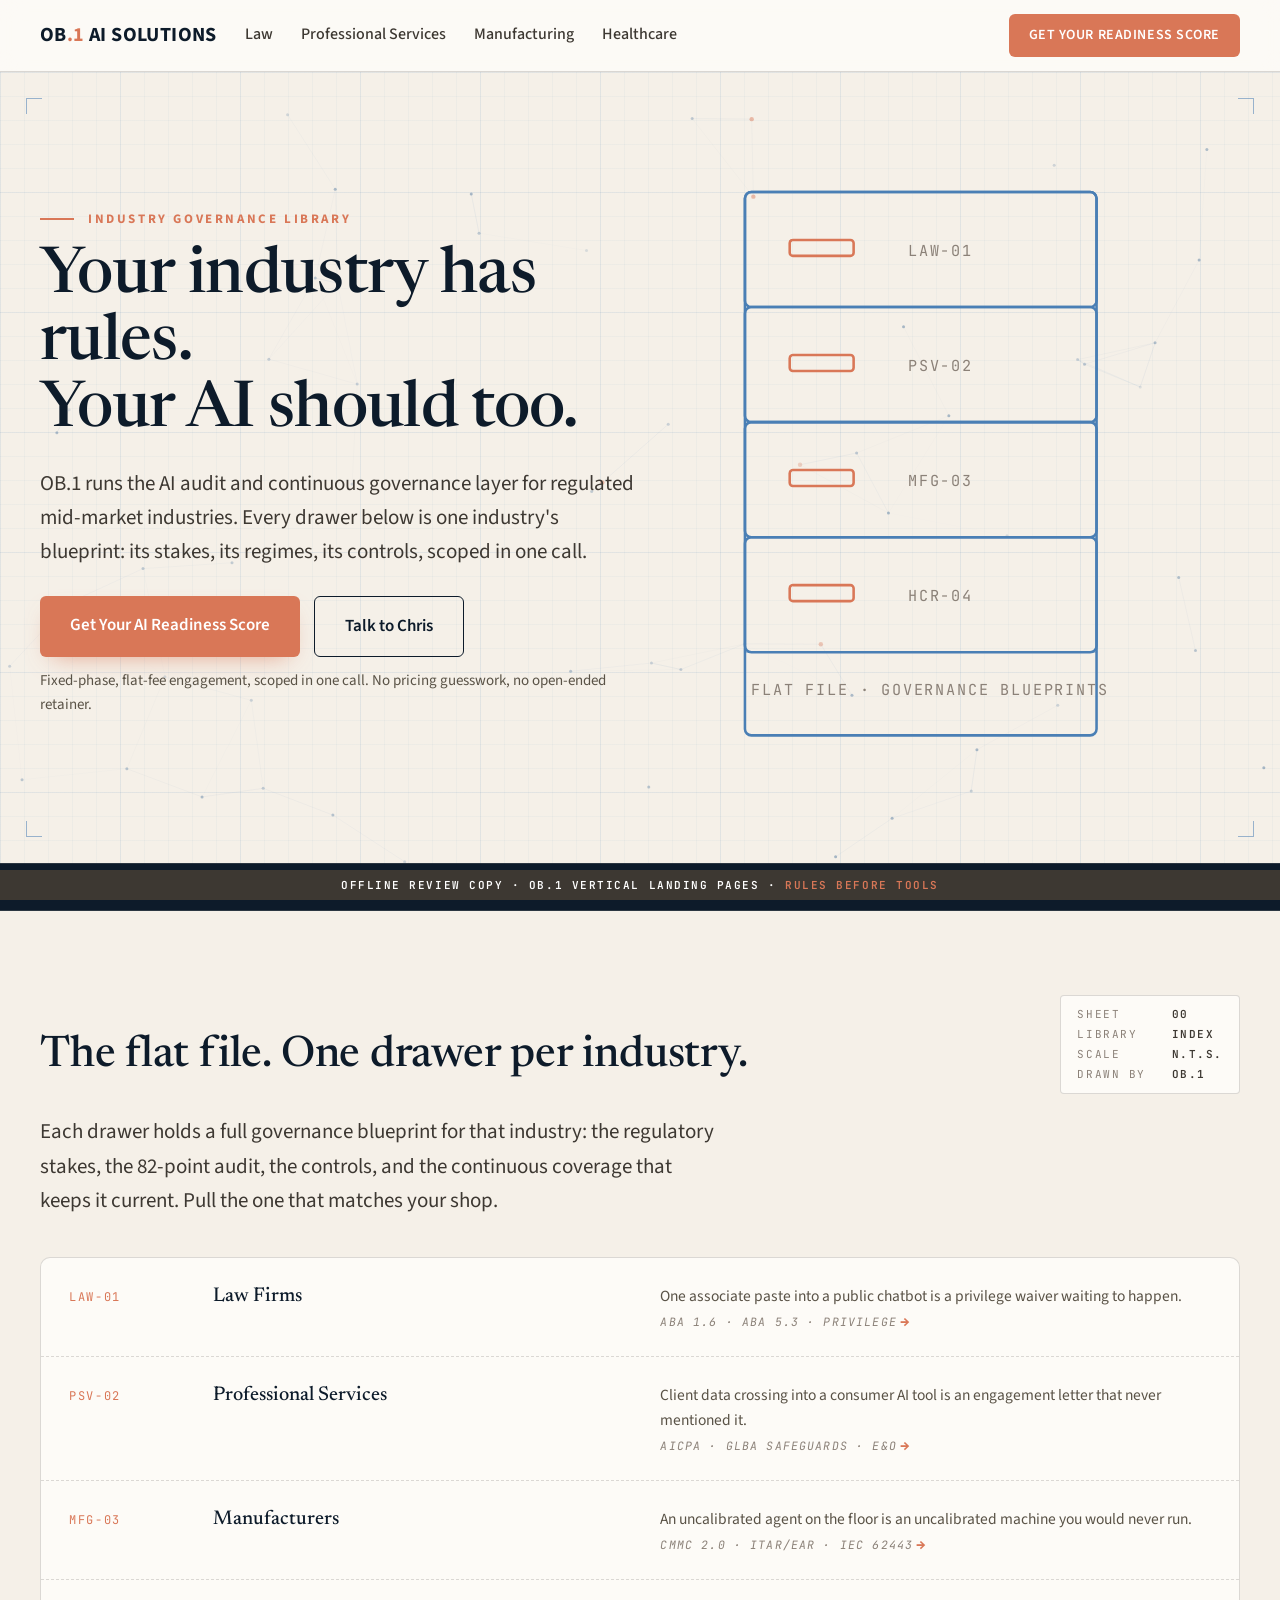
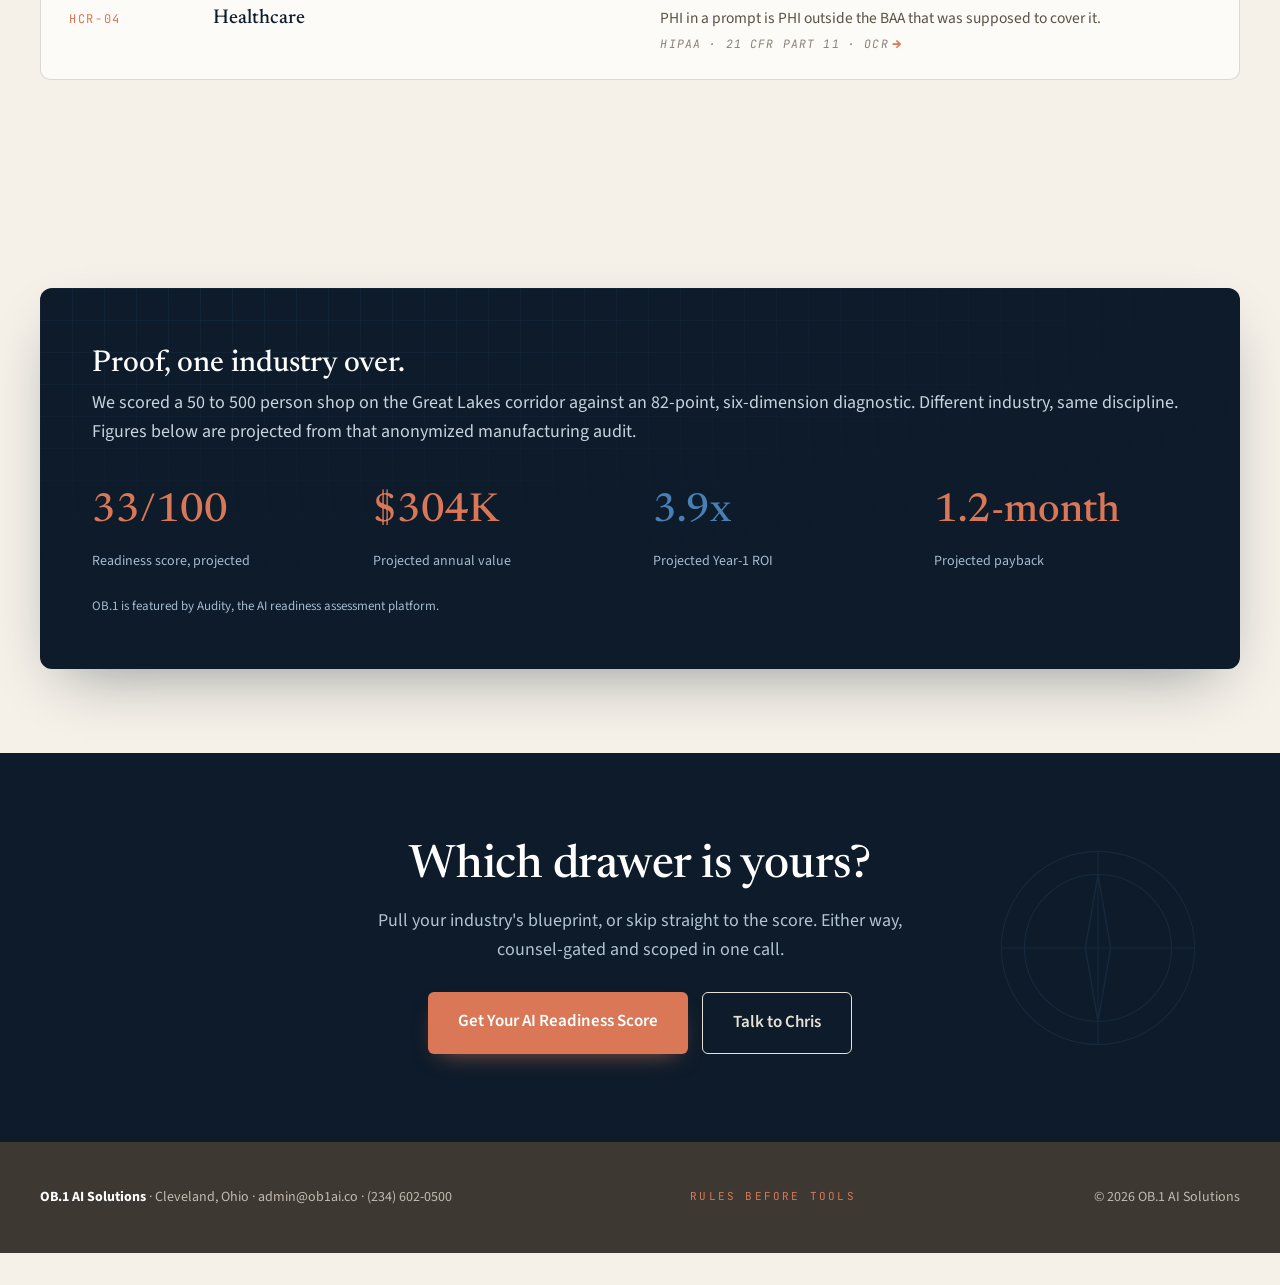
<file: share/index.html>
<!doctype html>
<html lang="en">
<head>
<meta charset="utf-8">
<meta name="viewport" content="width=device-width,initial-scale=1">
<title>AI Audit by Industry | OB.1 AI Solutions · Rules Before Tools</title>
<meta name="description" content="OB.1 runs the AI audit and continuous governance layer for regulated mid-market industries. Find your industry's blueprint: scoped, flat-fee, one call.">
<link rel="icon" href="data:image/svg+xml,%3Csvg xmlns=%27http://www.w3.org/2000/svg%27 viewBox=%270 0 64 64%27%3E%3Crect width=%2764%27 height=%2764%27 rx=%2712%27 fill=%27%230D1B2A%27/%3E%3Ctext x=%2732%27 y=%2746%27 font-family=%27Georgia,serif%27 font-size=%2736%27 font-style=%27italic%27 fill=%27%23D97757%27 text-anchor=%27middle%27%3E.1%3C/text%3E%3C/svg%3E">
<link rel="canonical" href="https://ob1ai.co/">
<meta property="og:type" content="website">
<meta property="og:title" content="AI Audit by Industry | OB.1 AI Solutions">
<meta property="og:description" content="OB.1 runs the AI audit and continuous governance layer for regulated mid-market industries.">
<meta property="og:url" content="https://ob1ai.co/">
<meta name="twitter:card" content="summary">
<meta name="twitter:title" content="AI Audit by Industry | OB.1 AI Solutions">
<meta name="twitter:description" content="OB.1 runs the AI audit and continuous governance layer for regulated mid-market industries.">
<link rel="preconnect" href="https://fonts.googleapis.com"><link rel="preconnect" href="https://fonts.gstatic.com" crossorigin>
<link href="https://fonts.googleapis.com/css2?family=Source+Sans+3:wght@400;500;600;700&family=Newsreader:ital,opsz,wght@0,6..72,400;0,6..72,500;0,6..72,600;1,6..72,400&family=JetBrains+Mono:wght@400;500&display=swap" rel="stylesheet">
<style>
/* ==========================================================================
   OB.1 AI SOLUTIONS · Architectural Blueprint Design System · v1.0
   Vertical landing pages: Law · Professional Services · Manufacturing · Healthcare
   Canvas: parchment. Structure: blueprint navy. Accent: sunset orange (<=15%).
   Type: Newsreader (display serif) · Source Sans 3 (UI/body) · JetBrains Mono (drafting annotations)
   ========================================================================== */

:root{
  --parchment:#F5F0E8;
  --paper:#FDFBF7;
  --cream:#E8DFD0;
  --navy:#0D1B2A;
  --navy-2:#1B3A5C;
  --blue:#2E5E8E;
  --line:#4A7FB5;
  --orange:#D97757;
  --amber:#E09070;
  --charcoal:#3D3832;
  --stone:#8B8178;
  --ink:#2A2622;
  --hairline:rgba(61,56,50,.18);
  --hairline-d:rgba(232,226,214,.14);
  --t-on-navy:#E8E2D6;
  --t-on-navy-dim:#a5bbcf;
  --serif:'Newsreader',Georgia,serif;
  --sans:'Source Sans 3','Helvetica Neue',Arial,sans-serif;
  --mono:'JetBrains Mono','Fira Code',Consolas,monospace;
  --shadow-card:0 24px 60px -24px rgba(13,27,42,.45);
  --shadow-soft:0 2px 8px rgba(13,27,42,.12);
  --ease-out:cubic-bezier(.2,.7,.2,1);
  --maxw:1280px;
}

*{margin:0;padding:0;box-sizing:border-box}
html{scroll-behavior:smooth}
body{
  font-family:var(--sans);
  background:var(--parchment);
  color:var(--ink);
  line-height:1.62;
  font-size:18px;
  overflow-x:hidden;
  -webkit-font-smoothing:antialiased;
}
img,svg,canvas{max-width:100%;display:block}
a{color:inherit}
::selection{background:rgba(217,119,87,.28)}

.serif{font-family:var(--serif)}
.mono{font-family:var(--mono)}
.wrap{max-width:var(--maxw);margin:0 auto;padding:0 40px}

/* Blueprint grid canvases -------------------------------------------------- */
.grid-bg{
  background-image:
    linear-gradient(rgba(74,127,181,.07) 1px,transparent 1px),
    linear-gradient(90deg,rgba(74,127,181,.07) 1px,transparent 1px),
    linear-gradient(rgba(74,127,181,.045) 1px,transparent 1px),
    linear-gradient(90deg,rgba(74,127,181,.045) 1px,transparent 1px);
  background-size:120px 120px,120px 120px,24px 24px,24px 24px;
}
.dark .grid-bg,.grid-bg.dark{
  background-image:
    linear-gradient(rgba(74,127,181,.14) 1px,transparent 1px),
    linear-gradient(90deg,rgba(74,127,181,.14) 1px,transparent 1px),
    linear-gradient(rgba(74,127,181,.07) 1px,transparent 1px),
    linear-gradient(90deg,rgba(74,127,181,.07) 1px,transparent 1px);
  background-size:120px 120px,120px 120px,24px 24px,24px 24px;
}

/* Type scale --------------------------------------------------------------- */
.eyebrow{
  color:var(--orange);font-size:13px;font-weight:700;letter-spacing:.2em;
  text-transform:uppercase;margin-bottom:14px;display:flex;align-items:center;gap:14px;
}
.eyebrow::before{content:"";width:34px;height:2px;background:var(--orange);flex:none}
h1{font-family:var(--serif);font-weight:500;font-size:clamp(40px,5vw,64px);line-height:1.05;color:var(--navy);letter-spacing:-.01em}
h2{font-family:var(--serif);font-weight:500;font-size:clamp(30px,3.4vw,44px);line-height:1.1;color:var(--navy);margin-bottom:14px;letter-spacing:-.005em}
h3{font-family:var(--serif);font-weight:500;color:var(--navy)}
.lede{font-size:21px;color:var(--charcoal);max-width:680px;margin-top:20px}
.micro{font-size:15px;color:#595246;margin-top:12px}
.dim{font-family:var(--mono);font-size:11.5px;letter-spacing:.1em;color:var(--stone);text-transform:uppercase}

/* Nav ---------------------------------------------------------------------- */
nav.ob1{
  background:rgba(253,251,247,.88);backdrop-filter:blur(12px);-webkit-backdrop-filter:blur(12px);
  border-bottom:1px solid var(--hairline);padding:14px 0;position:sticky;top:0;z-index:90;
}
nav.ob1 .wrap{display:flex;align-items:center;gap:28px}
.logo{font-weight:700;font-size:20px;letter-spacing:.02em;color:var(--navy);text-decoration:none}
.logo span{color:var(--orange)}
nav.ob1 a.nl{color:var(--charcoal);text-decoration:none;font-size:16px;font-weight:500;position:relative}
nav.ob1 a.nl:after{content:"";position:absolute;left:0;bottom:-4px;width:0;height:2px;background:var(--orange);transition:width .28s var(--ease-out)}
nav.ob1 a.nl:hover:after,nav.ob1 a.nl[aria-current]:after{width:100%}
nav.ob1 .cta{margin-left:auto;background:var(--orange);color:#fff;padding:10px 20px;border-radius:6px;font-weight:600;font-size:14px;text-decoration:none;letter-spacing:.04em;transition:background .2s,transform .2s}
nav.ob1 .cta:hover{background:#c4633f;transform:translateY(-1px)}

/* Buttons ------------------------------------------------------------------ */
.btn{display:inline-block;text-decoration:none;font-weight:600;font-size:17px;padding:16px 30px;border-radius:6px;transition:transform .22s var(--ease-out),background .2s,box-shadow .22s}
.btn-primary{background:var(--orange);color:#fff;box-shadow:0 10px 24px -12px rgba(217,119,87,.7)}
.btn-primary:hover{background:#c4633f;transform:translateY(-2px);box-shadow:0 16px 30px -12px rgba(217,119,87,.75)}
.btn-ghost{border:1.5px solid var(--navy);color:var(--navy)}
.btn-ghost:hover{background:rgba(13,27,42,.05);transform:translateY(-2px)}
.on-dark .btn-ghost{border-color:var(--t-on-navy);color:var(--t-on-navy)}
.on-dark .btn-ghost:hover{background:rgba(232,226,214,.08)}
.btn-row{display:flex;gap:14px;margin-top:28px;flex-wrap:wrap}

/* Sections & sheet title-blocks ------------------------------------------- */
section{padding:84px 0;position:relative}
.sheet-head{display:flex;align-items:flex-end;justify-content:space-between;gap:24px;margin-bottom:8px}
.sheet-no{
  font-family:var(--serif);font-weight:500;font-size:clamp(64px,8vw,110px);line-height:.8;
  color:transparent;-webkit-text-stroke:1.5px rgba(74,127,181,.5);user-select:none;flex:none;
}
.dark .sheet-no,.on-dark .sheet-no{-webkit-text-stroke:1.5px rgba(232,226,214,.28)}
.titleblock{
  font-family:var(--mono);font-size:11px;letter-spacing:.14em;text-transform:uppercase;
  color:var(--stone);border:1px solid var(--hairline);border-radius:4px;padding:10px 16px;
  display:grid;grid-template-columns:auto auto;gap:2px 26px;background:var(--paper);
}
.titleblock b{color:var(--charcoal);font-weight:600}
.on-dark .titleblock{border-color:var(--hairline-d);background:rgba(232,226,214,.05);color:var(--t-on-navy-dim)}
.on-dark .titleblock b{color:var(--t-on-navy)}

/* Hero --------------------------------------------------------------------- */
.hero{padding:88px 0 96px;position:relative;overflow:hidden}
.hero .wrap{display:grid;grid-template-columns:1.05fr .95fr;gap:56px;align-items:center;position:relative;z-index:2}
.hero-canvas{position:absolute;inset:0;z-index:1;pointer-events:none}

/* Crop marks (drafting sheet corners) */
.cropmarks{position:absolute;inset:26px;pointer-events:none;z-index:1}
.cropmarks i{position:absolute;width:16px;height:16px;border-color:rgba(74,127,181,.55);border-style:solid;border-width:0}
.cropmarks i:nth-child(1){top:0;left:0;border-top-width:1.5px;border-left-width:1.5px}
.cropmarks i:nth-child(2){top:0;right:0;border-top-width:1.5px;border-right-width:1.5px}
.cropmarks i:nth-child(3){bottom:0;left:0;border-bottom-width:1.5px;border-left-width:1.5px}
.cropmarks i:nth-child(4){bottom:0;right:0;border-bottom-width:1.5px;border-right-width:1.5px}

/* Tilt cards (3D) ---------------------------------------------------------- */
.tilt-wrap{perspective:1200px}
.tilt{transform-style:preserve-3d;transition:transform .5s var(--ease-out);will-change:transform}
.tilt .tilt-inner-pop{transform:translateZ(28px)}

/* Scorecard ---------------------------------------------------------------- */
.scorecard{background:var(--navy);border-radius:12px;padding:38px;color:var(--t-on-navy);box-shadow:var(--shadow-card);position:relative;overflow:hidden}
.scorecard::after{content:"";position:absolute;inset:0;pointer-events:none;background:
  linear-gradient(rgba(74,127,181,.12) 1px,transparent 1px),
  linear-gradient(90deg,rgba(74,127,181,.12) 1px,transparent 1px);
  background-size:28px 28px;mask-image:radial-gradient(120% 90% at 80% 0%,#000 0%,transparent 70%)}
.sc-head{display:flex;justify-content:space-between;align-items:baseline;border-bottom:1px solid var(--hairline-d);padding-bottom:14px;margin-bottom:22px;position:relative;z-index:2}
.sc-head b{font-size:13px;letter-spacing:.14em;text-transform:uppercase}
.sc-head span{font-size:11.5px;color:var(--t-on-navy-dim);font-family:var(--mono);text-align:right;max-width:46%;line-height:1.4}
.dial-row{display:flex;gap:28px;align-items:center;position:relative;z-index:2}
.dial{position:relative;width:180px;height:180px;flex:none}
.dial svg{transform:rotate(-90deg);overflow:visible}
.dial .num{position:absolute;inset:0;display:flex;flex-direction:column;align-items:center;justify-content:center}
.dial .num b{font-size:48px;font-family:var(--serif);font-weight:600;color:#fff}
.dial .num i{font-style:normal;font-size:11px;letter-spacing:.12em;color:var(--t-on-navy-dim);font-family:var(--mono)}
/* static 53% default so the dial never reads as a full ring without JS */
.dial-arc{stroke-dasharray:483.8;stroke-dashoffset:227.4}
.findings{flex:1;display:flex;flex-direction:column}
.finding{display:flex;gap:14px;align-items:baseline;padding:10px 0;border-bottom:1px dashed var(--hairline-d)}
.finding:last-child{border-bottom:none}
.finding b{font-family:var(--serif);font-size:32px;font-weight:600;color:var(--orange);min-width:56px}
.finding.blue b{color:var(--line)}
.finding span{font-size:15px;color:#c7d3de;line-height:1.5}
.sc-foot{margin-top:22px;font-size:13px;color:var(--t-on-navy-dim);border-top:1px solid var(--hairline-d);padding-top:14px;position:relative;z-index:2}
.sc-foot b{color:var(--t-on-navy)}

/* Regulatory ticker -------------------------------------------------------- */
.ticker{background:var(--navy);color:var(--t-on-navy-dim);overflow:hidden;padding:13px 0;border-top:1px solid var(--hairline-d);border-bottom:1px solid var(--hairline-d)}
.ticker-track{display:flex;gap:0;width:max-content;animation:tick 46s linear infinite}
.ticker-seq{display:flex;align-items:center;white-space:nowrap;font-family:var(--mono);font-size:12.5px;letter-spacing:.16em;text-transform:uppercase}
.ticker-seq span{padding:0 22px}
.ticker-seq em{font-style:normal;color:var(--orange);padding:0 6px}
@keyframes tick{to{transform:translateX(-50%)}}
.ticker:hover .ticker-track{animation-play-state:paused}

/* Stat band ---------------------------------------------------------------- */
.stat-band{background:var(--navy);color:var(--t-on-navy);padding:48px 0}
.stat-band .wrap{display:grid;grid-template-columns:repeat(3,1fr);gap:32px;text-align:center}
.stat-band b{display:block;font-family:var(--serif);font-size:44px;font-weight:500;color:#fff}
.stat-band .u{color:var(--orange)}
.stat-band span{font-size:16px;color:#b2c3d3}

/* Cards / doors ------------------------------------------------------------ */
.doors{display:grid;grid-template-columns:1fr 1fr;gap:28px;margin-top:40px}
.door{background:var(--paper);border:1px solid var(--hairline);border-top:4px solid var(--blue);border-radius:10px;padding:36px;transition:transform .32s var(--ease-out),box-shadow .32s}
.door:hover{transform:translateY(-6px);box-shadow:0 30px 50px -30px rgba(13,27,42,.4)}
.door.gaas{border-top-color:var(--orange)}
.door .tag{font-size:12px;font-weight:700;letter-spacing:.16em;text-transform:uppercase;color:var(--blue)}
.door.gaas .tag{color:var(--orange)}
.door h3{font-size:30px;margin:10px 0 12px}
.door p{font-size:17px;color:var(--charcoal)}
.door ul{list-style:none;margin:18px 0 22px}
.door li{font-size:16px;padding:8px 0 8px 24px;position:relative;border-bottom:1px dashed var(--hairline)}
.door li::before{content:"";position:absolute;left:2px;top:14px;width:10px;height:10px;border:2px solid var(--orange);border-radius:50%}
.door a.more{color:var(--navy);font-weight:600;font-size:14px;text-decoration:none;border-bottom:2px solid var(--orange)}

/* Controls grid (agentic five) --------------------------------------------- */
.controls{display:grid;grid-template-columns:repeat(5,1fr);gap:16px;margin-top:40px}
.controls.six{grid-template-columns:repeat(3,1fr)}
.control{background:var(--paper);border:1px solid var(--hairline);border-radius:8px;padding:24px 18px;text-align:center;transition:transform .3s var(--ease-out),border-color .3s}
.control:hover{transform:translateY(-4px);border-color:rgba(217,119,87,.5)}
.control b{display:block;font-family:var(--serif);font-size:21px;font-weight:500;color:var(--navy);margin-bottom:6px}
.control span{font-size:14.5px;color:#595246;line-height:1.5;display:block}
.control .dot{width:36px;height:36px;margin:0 auto 12px;border-radius:50%;background:rgba(217,119,87,.14);display:flex;align-items:center;justify-content:center;color:var(--orange);font-weight:700;font-size:14px;font-family:var(--mono)}

/* Scope / audit ledger rows ------------------------------------------------ */
.ledger{margin-top:40px;border:1px solid var(--hairline);border-radius:10px;overflow:hidden;background:var(--paper)}
.ledger-row{display:grid;grid-template-columns:120px 1fr 1.3fr;gap:24px;padding:22px 28px;border-bottom:1px dashed var(--hairline);align-items:baseline}
.ledger-row:last-child{border-bottom:none}
.ledger-row:hover{background:rgba(74,127,181,.05)}
.ledger-row .no{font-family:var(--mono);font-size:12px;letter-spacing:.14em;color:var(--orange)}
a.ledger-row{text-decoration:none;color:inherit}
.ledger-row b{font-family:var(--serif);font-size:20px;font-weight:500;color:var(--navy)}
.ledger-row span{font-size:15.5px;color:#595246}

/* Chips -------------------------------------------------------------------- */
.chips{display:flex;flex-wrap:wrap;gap:10px;margin-top:32px}
.chip{background:var(--paper);border:1px solid var(--hairline);border-radius:100px;padding:9px 18px;font-size:14.5px;font-weight:500;color:var(--navy)}
.chip small{color:#595246;font-weight:400}
.chip.hot{border-color:var(--orange);background:rgba(217,119,87,.08)}
.arr{color:var(--orange);font-weight:700}

/* Quotes / proof ----------------------------------------------------------- */
.quote{background:var(--paper);border:1px solid var(--hairline);border-radius:10px;padding:30px}
.quote p{font-family:var(--serif);font-size:22px;font-style:italic;color:var(--navy);line-height:1.45}

/* Dark proof panel (case study) -------------------------------------------- */
.case-panel{background:var(--navy);color:var(--t-on-navy);border-radius:12px;padding:52px;margin-top:40px;box-shadow:var(--shadow-card);position:relative;overflow:hidden}
.case-panel .grid-veil{position:absolute;inset:0;pointer-events:none;background:
  linear-gradient(rgba(74,127,181,.1) 1px,transparent 1px),linear-gradient(90deg,rgba(74,127,181,.1) 1px,transparent 1px);
  background-size:32px 32px;mask-image:radial-gradient(130% 100% at 15% 0%,#000,transparent 75%)}
.case-panel h3{color:#fff;font-size:30px}
.case-panel p{color:#c7d3de}
.case-stats{display:grid;grid-template-columns:repeat(4,1fr);gap:26px;margin-top:34px;position:relative;z-index:2}
.case-stats b{display:block;font-family:var(--serif);font-size:40px;font-weight:500;color:var(--orange)}
.case-stats .bl b{color:var(--line)}
.case-stats span{font-size:14px;color:var(--t-on-navy-dim)}

/* FAQ ----------------------------------------------------------------------- */
details.faq{background:var(--paper);border:1px solid var(--hairline);border-radius:8px;margin-bottom:12px;overflow:hidden}
details.faq summary{cursor:pointer;padding:20px 24px;font-weight:600;font-size:17.5px;color:var(--navy);list-style:none;display:flex;justify-content:space-between;align-items:center;gap:18px}
details.faq summary::-webkit-details-marker{display:none}
details.faq summary:after{content:"+";font-family:var(--serif);font-size:22px;color:var(--orange);flex:none}
details.faq[open] summary:after{content:"–"}
details.faq p{padding:0 24px 22px;font-size:16.5px;color:var(--charcoal);max-width:840px}

/* CTA band ------------------------------------------------------------------ */
.cta-band{background:var(--navy);color:#fff;text-align:center;padding:88px 0;position:relative;overflow:hidden}
.cta-band h2{color:#fff;font-size:clamp(32px,3.6vw,46px)}
.cta-band p{color:#b2c3d3;max-width:560px;margin:14px auto 0}
.cta-band .btn-row{justify-content:center}
.compass{position:absolute;right:6%;top:50%;width:210px;height:210px;margin-top:-105px;opacity:.14;animation:spin 70s linear infinite;pointer-events:none}
@keyframes spin{to{transform:rotate(360deg)}}

/* Footer -------------------------------------------------------------------- */
footer.ob1{background:var(--charcoal);color:#c2bab0;padding:44px 0;font-size:14px}
footer.ob1 .wrap{display:flex;justify-content:space-between;flex-wrap:wrap;gap:16px;align-items:center}
footer.ob1 b{color:#fff}
footer.ob1 a{color:#c2bab0;text-decoration:none}
footer.ob1 a:hover{color:#fff}
.foot-tag{font-family:var(--mono);font-size:11px;letter-spacing:.2em;text-transform:uppercase;color:var(--orange)}

/* Schematic (SVG blueprint drawings) ---------------------------------------- */
.schematic{position:relative}
.schematic svg{width:100%;height:auto}
.schematic .draw{fill:none;stroke:var(--line);stroke-width:1.6;stroke-linecap:round;stroke-linejoin:round}
.schematic .draw.o{stroke:var(--orange)}
.schematic .draw.faint{stroke:rgba(74,127,181,.4);stroke-width:1}
.schematic text{font-family:var(--mono);font-size:9.5px;letter-spacing:.12em;fill:var(--stone);text-transform:uppercase}
.schematic .lbl-o{fill:var(--orange)}
.on-dark .schematic .draw{stroke:#7fa8cd}
.on-dark .schematic text{fill:var(--t-on-navy-dim)}
/* draw-on-scroll: js sets stroke-dasharray/offset then animates */
.schematic .draw{transition:none}

/* Reveal engine ------------------------------------------------------------- */
.reveal{opacity:0;transform:translateY(26px);transition:opacity .8s var(--ease-out),transform .8s var(--ease-out)}
.reveal.on{opacity:1;transform:none}
.reveal.d1{transition-delay:.08s}.reveal.d2{transition-delay:.16s}.reveal.d3{transition-delay:.24s}
.reveal.d4{transition-delay:.32s}.reveal.d5{transition-delay:.4s}

/* Breadcrumb rail (vertical pages) ------------------------------------------ */
.rail{position:fixed;left:18px;top:50%;transform:translateY(-50%);z-index:80;display:flex;flex-direction:column;gap:14px}
.rail a{width:9px;height:9px;border-radius:50%;border:1.5px solid var(--stone);display:block;transition:background .25s,border-color .25s,transform .25s}
.rail a.on{background:var(--orange);border-color:var(--orange);transform:scale(1.25)}
@media(max-width:1360px){.rail{display:none}}

/* Responsive ---------------------------------------------------------------- */
@media(max-width:980px){
  .hero .wrap{grid-template-columns:1fr}
  .doors,.quotes{grid-template-columns:1fr}
  .controls,.controls.six{grid-template-columns:repeat(2,1fr)}
  .case-stats{grid-template-columns:repeat(2,1fr)}
  .ledger-row{grid-template-columns:70px 1fr;gap:10px}
  .ledger-row span{grid-column:2}
  .stat-band .wrap{grid-template-columns:1fr;gap:22px}
  .sheet-head{flex-direction:column;align-items:flex-start;gap:10px}
  .titleblock{display:none}
  nav.ob1 .wrap{flex-wrap:wrap;gap:8px 18px}
  nav.ob1 a.nl{font-size:14px}
  nav.ob1 .cta{padding:8px 14px;font-size:12.5px}
  .wrap{padding:0 22px}
  .compass{display:none}
}
@media(prefers-reduced-motion:reduce){
  *,*::before,*::after{animation-duration:.01ms!important;animation-iteration-count:1!important;transition-duration:.01ms!important}
  html{scroll-behavior:auto}
  .reveal{opacity:1;transform:none}
  .ticker-track{animation:none}
}

</style>
<noscript><style>.reveal{opacity:1;transform:none}</style></noscript>
<script type="application/ld+json">
{
  "@context": "https://schema.org",
  "@type": "ProfessionalService",
  "name": "OB.1 AI Solutions",
  "url": "https://ob1ai.co/",
  "email": "admin@ob1ai.co",
  "telephone": "+1-234-602-0500",
  "address": {
    "@type": "PostalAddress",
    "addressLocality": "Cleveland",
    "addressRegion": "OH",
    "addressCountry": "US"
  },
  "areaServed": ["Ohio", "United States"],
  "description": "AI audit and continuous AI governance for regulated mid-market industries.",
  "slogan": "Rules Before Tools"
}
</script>
<script type="application/ld+json">
{
  "@context": "https://schema.org",
  "@type": "ItemList",
  "name": "OB.1 Industry Governance Library",
  "itemListElement": [
    {"@type":"ListItem","position":1,"name":"AI Audit for Law Firms","url":"https://ob1ai.co/law"},
    {"@type":"ListItem","position":2,"name":"AI Audit for Professional Services Firms","url":"https://ob1ai.co/professional-services"},
    {"@type":"ListItem","position":3,"name":"AI Audit for Manufacturers","url":"https://ob1ai.co/manufacturing"},
    {"@type":"ListItem","position":4,"name":"AI Audit for Healthcare Organizations","url":"https://ob1ai.co/healthcare"}
  ]
}
</script>
</head>
<body>

<nav class="ob1">
  <div class="wrap">
    <a class="logo" href="index.html">OB<span>.1</span> AI SOLUTIONS</a>
    <a class="nl" href="law.html">Law</a>
    <a class="nl" href="professional-services.html">Professional Services</a>
    <a class="nl" href="manufacturing.html">Manufacturing</a>
    <a class="nl" href="healthcare.html">Healthcare</a>
    <a class="cta" href="https://ob1ai.co/services">GET YOUR READINESS SCORE</a>
  </div>
</nav>

<header class="hero grid-bg" id="top">
  <canvas class="hero-canvas" data-density="1"></canvas>
  <div class="cropmarks"><i></i><i></i><i></i><i></i></div>
  <div class="wrap">
    <div>
      <p class="eyebrow">Industry Governance Library</p>
      <h1>Your industry has rules.<br>Your AI should too.</h1>
      <p class="lede">OB.1 runs the AI audit and continuous governance layer for regulated mid-market industries. Every drawer below is one industry's blueprint: its stakes, its regimes, its controls, scoped in one call.</p>
      <div class="btn-row">
        <a class="btn btn-primary" href="https://ob1ai.co/services">Get Your AI Readiness Score</a>
        <a class="btn btn-ghost" href="mailto:chris@ob1ai.co">Talk to Chris</a>
      </div>
      <p class="micro">Fixed-phase, flat-fee engagement, scoped in one call. No pricing guesswork, no open-ended retainer.</p>
    </div>
    <div class="schematic" aria-hidden="true">
      <svg viewBox="0 0 340 380" role="img" aria-hidden="true">
        <rect class="draw" x="30" y="20" width="220" height="340" rx="4"></rect>
        <rect class="draw" x="30" y="20" width="220" height="72" rx="4"></rect>
        <rect class="draw" x="30" y="92" width="220" height="72" rx="4"></rect>
        <rect class="draw" x="30" y="164" width="220" height="72" rx="4"></rect>
        <rect class="draw" x="30" y="236" width="220" height="72" rx="4"></rect>
        <rect class="draw o" x="58" y="50" width="40" height="10" rx="2"></rect>
        <rect class="draw o" x="58" y="122" width="40" height="10" rx="2"></rect>
        <rect class="draw o" x="58" y="194" width="40" height="10" rx="2"></rect>
        <rect class="draw o" x="58" y="266" width="40" height="10" rx="2"></rect>
        <line class="draw faint" x1="30" y1="308" x2="250" y2="308"></line>
        <text x="132" y="60">LAW&#8209;01</text>
        <text x="132" y="132">PSV&#8209;02</text>
        <text x="132" y="204">MFG&#8209;03</text>
        <text x="132" y="276">HCR&#8209;04</text>
        <text x="34" y="335">FLAT FILE · GOVERNANCE BLUEPRINTS</text>
      </svg>
    </div>
  </div>
</header>

<div class="ticker">
  <div class="ticker-track">
    <div class="ticker-seq">
      <span>ABA 1.6<em>·</em></span><span>HIPAA<em>·</em></span><span>CMMC 2.0<em>·</em></span><span>GLBA<em>·</em></span>
      <span>IEC 62443<em>·</em></span><span>ISO 42001<em>·</em></span><span>NIST AI RMF<em>·</em></span><span>EU AI ACT<em>·</em></span>
      <span>ABA 5.3<em>·</em></span><span>21 CFR PART 11<em>·</em></span><span>AICPA<em>·</em></span><span>ITAR/EAR<em>·</em></span>
    </div>
    <div class="ticker-seq">
      <span>ABA 1.6<em>·</em></span><span>HIPAA<em>·</em></span><span>CMMC 2.0<em>·</em></span><span>GLBA<em>·</em></span>
      <span>IEC 62443<em>·</em></span><span>ISO 42001<em>·</em></span><span>NIST AI RMF<em>·</em></span><span>EU AI ACT<em>·</em></span>
      <span>ABA 5.3<em>·</em></span><span>21 CFR PART 11<em>·</em></span><span>AICPA<em>·</em></span><span>ITAR/EAR<em>·</em></span>
    </div>
  </div>
</div>

<section id="drawers">
  <div class="wrap">
    <div class="sheet-head reveal">
      <h2>The flat file. One drawer per industry.</h2>
      <div class="titleblock">
        SHEET <b>00</b>
        LIBRARY <b>INDEX</b>
        SCALE <b>N.T.S.</b>
        DRAWN BY <b>OB.1</b>
      </div>
    </div>
    <p class="lede reveal">Each drawer holds a full governance blueprint for that industry: the regulatory stakes, the 82-point audit, the controls, and the continuous coverage that keeps it current. Pull the one that matches your shop.</p>

    <div class="ledger reveal">
      <a class="ledger-row" href="law.html">
        <span class="no">LAW&#8209;01</span>
        <b>Law Firms</b>
        <span>One associate paste into a public chatbot is a privilege waiver waiting to happen.<br><em class="dim">ABA 1.6 · ABA 5.3 · PRIVILEGE</em> <span class="arr" aria-hidden="true" style="color:var(--orange);font-weight:700">&rarr;</span></span>
      </a>
      <a class="ledger-row" href="professional-services.html">
        <span class="no">PSV&#8209;02</span>
        <b>Professional Services</b>
        <span>Client data crossing into a consumer AI tool is an engagement letter that never mentioned it.<br><em class="dim">AICPA · GLBA SAFEGUARDS · E&amp;O</em> <span class="arr" aria-hidden="true" style="color:var(--orange);font-weight:700">&rarr;</span></span>
      </a>
      <a class="ledger-row" href="manufacturing.html">
        <span class="no">MFG&#8209;03</span>
        <b>Manufacturers</b>
        <span>An uncalibrated agent on the floor is an uncalibrated machine you would never run.<br><em class="dim">CMMC 2.0 · ITAR/EAR · IEC 62443</em> <span class="arr" aria-hidden="true" style="color:var(--orange);font-weight:700">&rarr;</span></span>
      </a>
      <a class="ledger-row" href="healthcare.html">
        <span class="no">HCR&#8209;04</span>
        <b>Healthcare</b>
        <span>PHI in a prompt is PHI outside the BAA that was supposed to cover it.<br><em class="dim">HIPAA · 21 CFR PART 11 · OCR</em> <span class="arr" aria-hidden="true" style="color:var(--orange);font-weight:700">&rarr;</span></span>
      </a>
    </div>
  </div>
</section>

<section>
  <div class="wrap">
    <div class="case-panel reveal">
      <div class="grid-veil" aria-hidden="true"></div>
      <h3>Proof, one industry over.</h3>
      <p>We scored a 50 to 500 person shop on the Great Lakes corridor against an 82-point, six-dimension diagnostic. Different industry, same discipline. Figures below are projected from that anonymized manufacturing audit.</p>
      <div class="case-stats">
        <div><b data-count="53" data-suffix="/100">53/100</b><span>Readiness score, projected</span></div>
        <div><b data-count="487" data-prefix="$" data-suffix="K">$487K</b><span>Projected annual value</span></div>
        <div class="bl"><b data-count="6.2" data-decimals="1" data-suffix="x">6.2x</b><span>Projected Year-1 ROI</span></div>
        <div><b data-count="1.9" data-decimals="1" data-suffix="-month">1.9-month</b><span>Projected payback</span></div>
      </div>
      <p style="margin-top:22px;font-size:13px;color:var(--t-on-navy-dim)">OB.1 is featured by Audity, the AI readiness assessment platform.</p>
    </div>
  </div>
</section>

<section class="cta-band grid-bg on-dark">
  <svg class="compass" viewBox="0 0 200 200" aria-hidden="true">
    <circle cx="100" cy="100" r="92" fill="none" stroke="#4A7FB5" stroke-width="1"></circle>
    <circle cx="100" cy="100" r="70" fill="none" stroke="#4A7FB5" stroke-width="1"></circle>
    <line x1="100" y1="8" x2="100" y2="192" stroke="#4A7FB5" stroke-width="1"></line>
    <line x1="8" y1="100" x2="192" y2="100" stroke="#4A7FB5" stroke-width="1"></line>
    <polygon points="100,30 112,100 100,170 88,100" fill="none" stroke="#4A7FB5" stroke-width="1.4"></polygon>
  </svg>
  <div class="wrap">
    <h2>Which drawer is yours?</h2>
    <p>Pull your industry's blueprint, or skip straight to the score. Either way, counsel-gated and scoped in one call.</p>
    <div class="btn-row">
      <a class="btn btn-primary" href="https://ob1ai.co/services">Get Your AI Readiness Score</a>
      <a class="btn btn-ghost" href="mailto:chris@ob1ai.co">Talk to Chris</a>
    </div>
  </div>
</section>

<footer class="ob1">
  <div class="wrap">
    <div><b>OB.1 AI Solutions</b> · Cleveland, Ohio · <a href="mailto:admin@ob1ai.co">admin@ob1ai.co</a> · <a href="tel:+12346020500">(234) 602-0500</a></div>
    <div class="foot-tag">RULES BEFORE TOOLS</div>
    <div>&copy; 2026 OB.1 AI Solutions</div>
  </div>
</footer>

<script>
/* OB.1 motion engine · reveals, count-ups, dial arcs, SVG draw-on-scroll,
   3D tilt cards, hero particle field, section rail. No dependencies. */
(function(){
  'use strict';
  var reduced = window.matchMedia('(prefers-reduced-motion: reduce)').matches;

  /* ---- Scroll reveals ---- */
  var io = new IntersectionObserver(function(es){
    es.forEach(function(e){
      if(e.isIntersecting){ e.target.classList.add('on'); io.unobserve(e.target); }
    });
  },{threshold:.14,rootMargin:'0px 0px -40px 0px'});
  document.querySelectorAll('.reveal').forEach(function(el){ io.observe(el); });

  /* ---- Count-up numbers: <b data-count="53" data-suffix="%" data-decimals="1"> ---- */
  function countUp(el){
    var target = parseFloat(el.dataset.count), dec = parseInt(el.dataset.decimals||'0',10);
    var pre = el.dataset.prefix||'', suf = el.dataset.suffix||'', dur = 1500, t0 = null;
    if(reduced){ el.textContent = pre + target.toFixed(dec) + suf; return; }
    function tick(ts){
      if(!t0) t0 = ts;
      var k = Math.min((ts-t0)/dur,1), e = 1-Math.pow(1-k,3);
      el.textContent = pre + (target*e).toFixed(dec) + suf;
      if(k<1) requestAnimationFrame(tick);
    }
    requestAnimationFrame(tick);
  }
  var cio = new IntersectionObserver(function(es){
    es.forEach(function(e){
      if(e.isIntersecting){ countUp(e.target); cio.unobserve(e.target); }
    });
  },{threshold:.5});
  document.querySelectorAll('[data-count]').forEach(function(el){ cio.observe(el); });

  /* ---- Dial arc: <circle class="dial-arc" data-score="53" r="77"> ---- */
  var dio = new IntersectionObserver(function(es){
    es.forEach(function(e){
      if(!e.isIntersecting) return;
      var c = e.target, r = parseFloat(c.getAttribute('r')), C = 2*Math.PI*r;
      var score = parseFloat(c.dataset.score);
      c.style.strokeDasharray = C;
      c.style.strokeDashoffset = C;
      c.getBoundingClientRect();
      c.style.transition = reduced ? 'none' : 'stroke-dashoffset 1.6s cubic-bezier(.2,.7,.2,1)';
      c.style.strokeDashoffset = C - C*(score/100);
      dio.unobserve(c);
    });
  },{threshold:.5});
  document.querySelectorAll('.dial-arc').forEach(function(el){ dio.observe(el); });

  /* ---- Fail-open: anything not yet revealed shows itself shortly after load,
     so non-scrolling renderers (search engines, print, capture) see full content. */
  var armFns = [];
  window.addEventListener('load', function(){
    setTimeout(function(){
      document.querySelectorAll('.reveal:not(.on)').forEach(function(el){
        el.classList.add('on'); io.unobserve(el);
      });
      armFns.forEach(function(f){ f(); });
    }, 4000);
  });

  /* ---- SVG draw-on-scroll: every .schematic .draw path animates its stroke ---- */
  function prepDraw(p,i){
    var len; try{ len = p.getTotalLength(); }catch(e){ return; }
    p.style.strokeDasharray = len;
    p.style.strokeDashoffset = len;
    p.dataset.len = len; p.dataset.idx = i;
  }
  document.querySelectorAll('.schematic').forEach(function(s){
    var paths = s.querySelectorAll('.draw');
    paths.forEach(prepDraw);
    var texts = s.querySelectorAll('text');
    texts.forEach(function(t){ t.style.opacity = 0; t.style.transition = 'opacity .7s ease'; });
    var fired = false;
    function fire(){
      if(fired) return; fired = true;
      paths.forEach(function(p){
        if(!p.dataset.len) return;
        var d = 120*parseInt(p.dataset.idx,10);
        p.style.transition = reduced ? 'none' : 'stroke-dashoffset 1.5s cubic-bezier(.2,.7,.2,1) '+d+'ms';
        p.style.strokeDashoffset = 0;
      });
      var base = reduced?0:900;
      texts.forEach(function(t,i){ setTimeout(function(){ t.style.opacity = 1; }, base + i*90); });
      sio.disconnect();
    }
    var sio = new IntersectionObserver(function(es){
      es.forEach(function(e){ if(e.isIntersecting) fire(); });
    },{threshold:.3});
    sio.observe(s);
    armFns.push(fire);
  });

  /* ---- 3D tilt: pointer-tracked, desktop only ---- */
  if(!reduced && matchMedia('(pointer:fine)').matches){
    document.querySelectorAll('.tilt-wrap').forEach(function(w){
      var card = w.querySelector('.tilt'); if(!card) return;
      w.addEventListener('pointermove', function(ev){
        var r = w.getBoundingClientRect();
        var x = (ev.clientX-r.left)/r.width - .5, y = (ev.clientY-r.top)/r.height - .5;
        card.style.transform = 'rotateY('+(x*7)+'deg) rotateX('+(-y*7)+'deg)';
      });
      w.addEventListener('pointerleave', function(){ card.style.transform = ''; });
    });
  }

  /* ---- Hero particle field: <canvas class="hero-canvas" data-density="1"> ----
     Drifting plotter points + short connective linework, brand tinted, very low key. */
  document.querySelectorAll('canvas.hero-canvas').forEach(function(cv){
    if(reduced) return;
    var ctx = cv.getContext('2d'), pts = [], W, H, raf;
    var dark = cv.dataset.theme === 'dark';
    function size(){
      var r = cv.parentElement.getBoundingClientRect();
      W = cv.width = r.width * devicePixelRatio;
      H = cv.height = r.height * devicePixelRatio;
      cv.style.width = r.width+'px'; cv.style.height = r.height+'px';
      var n = Math.min(70, Math.floor(r.width/22) * (parseFloat(cv.dataset.density||'1')));
      pts = [];
      for(var i=0;i<n;i++) pts.push({
        x:Math.random()*W, y:Math.random()*H,
        vx:(Math.random()-.5)*.14*devicePixelRatio, vy:(Math.random()-.5)*.14*devicePixelRatio,
        o:Math.random()*.5+.2, hot:Math.random()<.12
      });
    }
    function step(){
      ctx.clearRect(0,0,W,H);
      var linkD = 130*devicePixelRatio;
      for(var i=0;i<pts.length;i++){
        var p = pts[i];
        p.x += p.vx; p.y += p.vy;
        if(p.x<0||p.x>W) p.vx*=-1;
        if(p.y<0||p.y>H) p.vy*=-1;
        for(var j=i+1;j<pts.length;j++){
          var q = pts[j], dx = p.x-q.x, dy = p.y-q.y, d = Math.sqrt(dx*dx+dy*dy);
          if(d<linkD){
            ctx.strokeStyle = dark
              ? 'rgba(127,168,205,'+(.13*(1-d/linkD))+')'
              : 'rgba(74,127,181,'+(.15*(1-d/linkD))+')';
            ctx.lineWidth = devicePixelRatio*.7;
            ctx.beginPath(); ctx.moveTo(p.x,p.y); ctx.lineTo(q.x,q.y); ctx.stroke();
          }
        }
        ctx.fillStyle = p.hot
          ? 'rgba(217,119,87,'+(p.o*.9)+')'
          : (dark ? 'rgba(127,168,205,'+(p.o*.7)+')' : 'rgba(46,94,142,'+(p.o*.6)+')');
        ctx.beginPath(); ctx.arc(p.x,p.y,(p.hot?2.2:1.5)*devicePixelRatio,0,7); ctx.fill();
      }
      raf = requestAnimationFrame(step);
    }
    var vio = new IntersectionObserver(function(es){
      es.forEach(function(e){
        if(e.isIntersecting){ if(!raf) step(); }
        else { cancelAnimationFrame(raf); raf = null; }
      });
    });
    size(); vio.observe(cv);
    addEventListener('resize', function(){ size(); });
  });

  /* ---- Section rail: <div class="rail"><a href="#s1">... highlights on scroll ---- */
  var rail = document.querySelector('.rail');
  if(rail){
    var links = [].slice.call(rail.querySelectorAll('a'));
    var secs = links.map(function(a){ return document.querySelector(a.getAttribute('href')); });
    var rio = new IntersectionObserver(function(es){
      es.forEach(function(e){
        if(e.isIntersecting){
          links.forEach(function(a){ a.classList.remove('on'); });
          var i = secs.indexOf(e.target);
          if(i>-1) links[i].classList.add('on');
        }
      });
    },{rootMargin:'-45% 0px -45% 0px'});
    secs.forEach(function(s){ if(s) rio.observe(s); });
  }
})();

</script>
<div style="position:fixed;bottom:0;left:0;right:0;z-index:999;background:#3D3832;color:#fff;font:600 11px/1.5 'JetBrains Mono',monospace;letter-spacing:.14em;text-transform:uppercase;padding:7px 16px;text-align:center">OFFLINE REVIEW COPY &middot; OB.1 VERTICAL LANDING PAGES &middot; <span style="color:#D97757">RULES BEFORE TOOLS</span></div><div style="height:32px"></div>
</body>
</html>
</file>
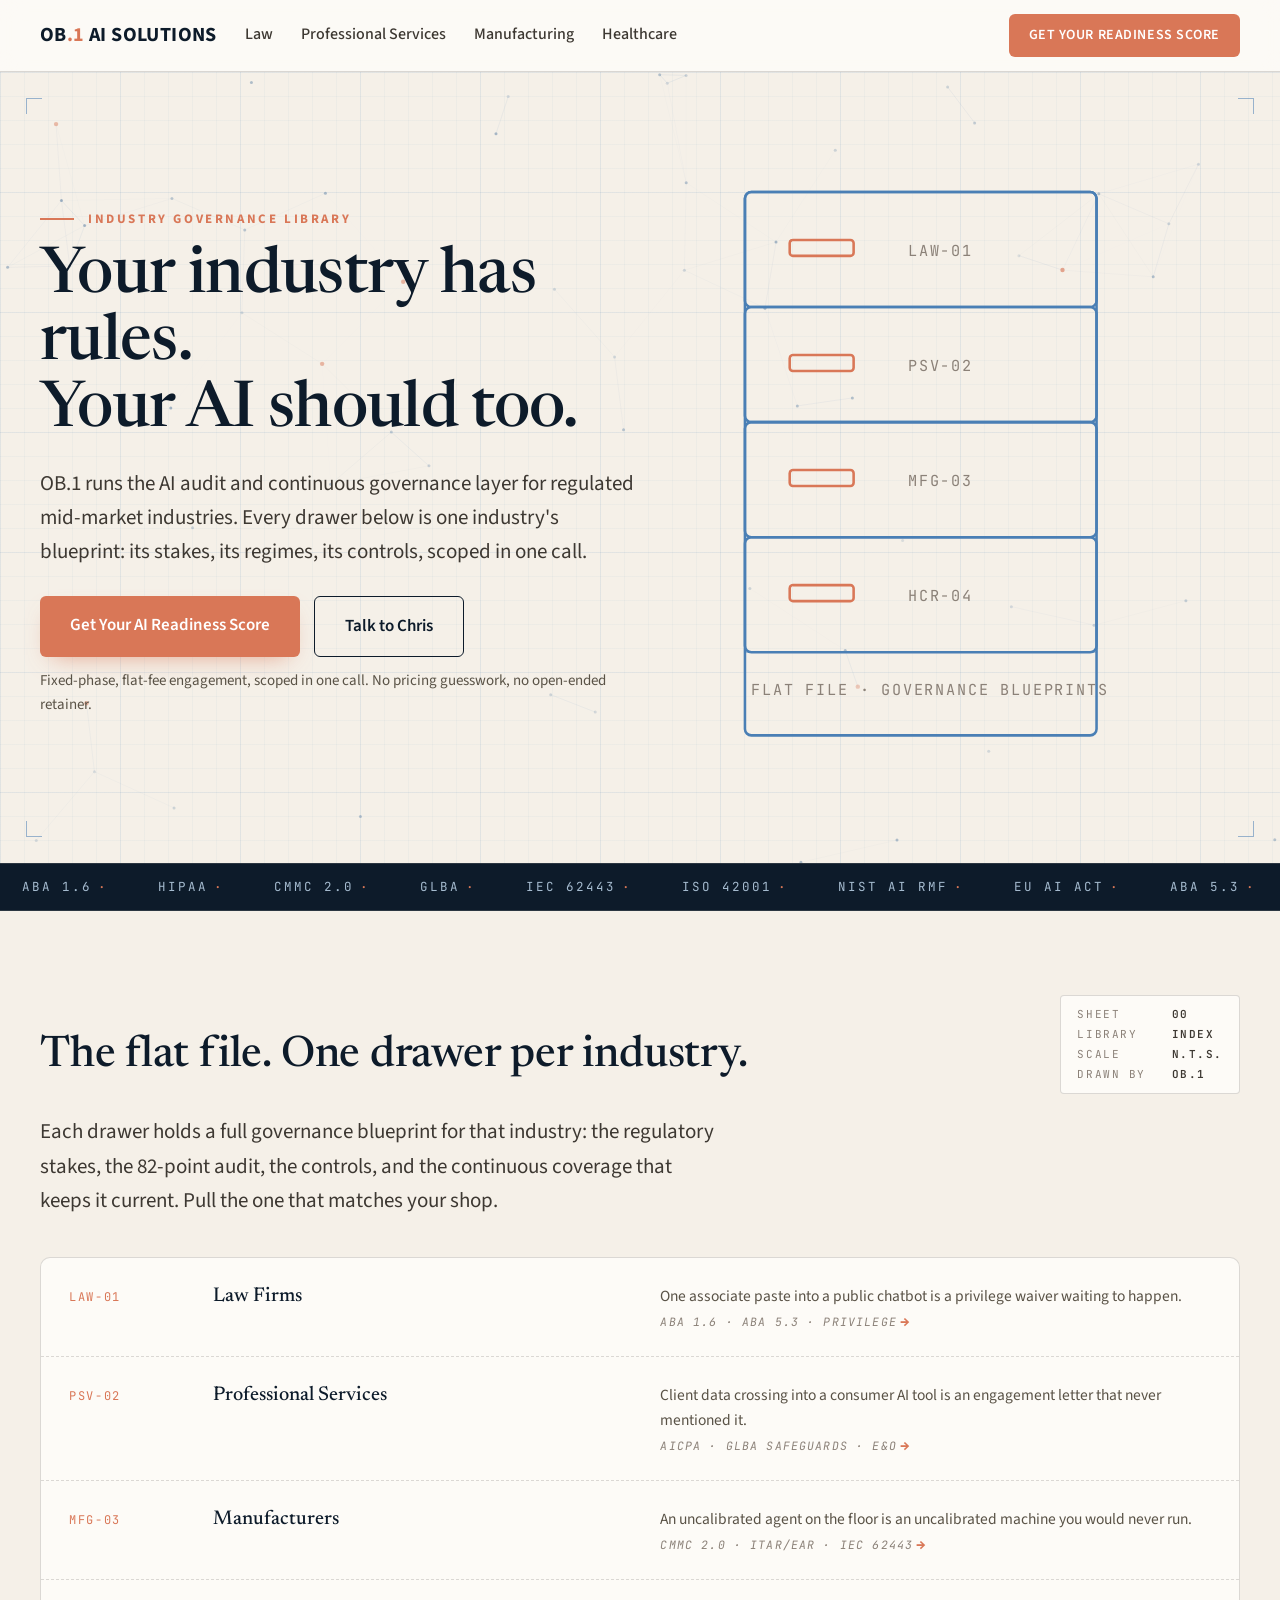
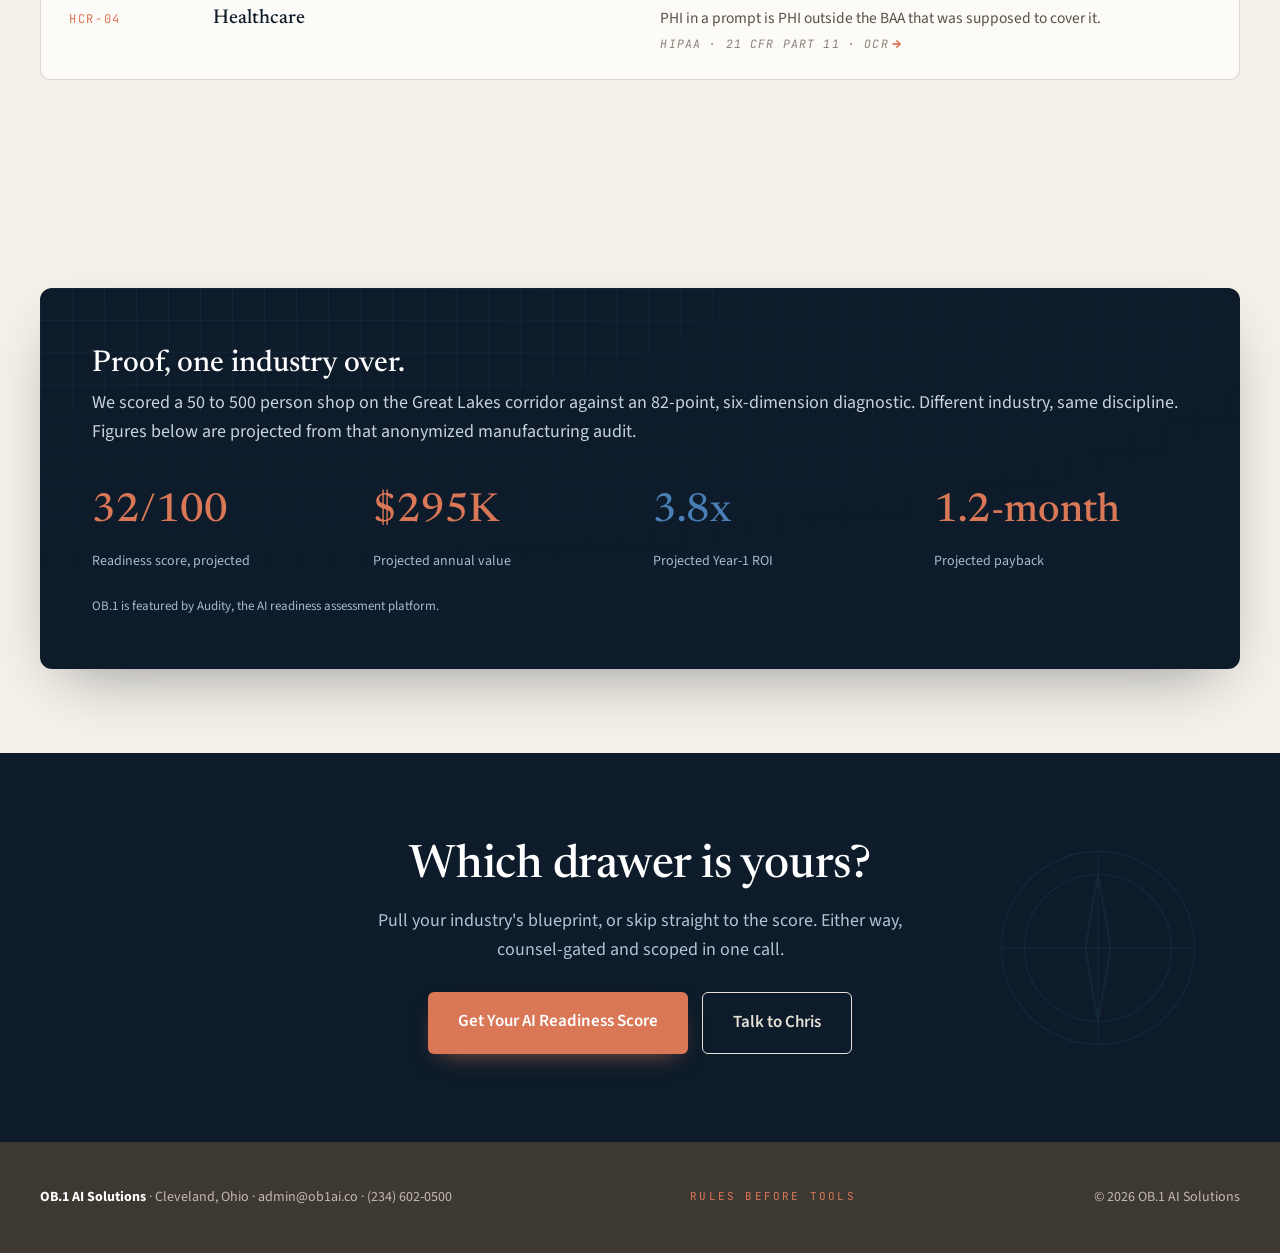
<file: site/index.html>
<!doctype html>
<html lang="en">
<head>
<meta charset="utf-8">
<meta name="viewport" content="width=device-width,initial-scale=1">
<title>AI Audit by Industry | OB.1 AI Solutions · Rules Before Tools</title>
<meta name="description" content="OB.1 runs the AI audit and continuous governance layer for regulated mid-market industries. Find your industry's blueprint: scoped, flat-fee, one call.">
<link rel="icon" href="data:image/svg+xml,%3Csvg xmlns=%27http://www.w3.org/2000/svg%27 viewBox=%270 0 64 64%27%3E%3Crect width=%2764%27 height=%2764%27 rx=%2712%27 fill=%27%230D1B2A%27/%3E%3Ctext x=%2732%27 y=%2746%27 font-family=%27Georgia,serif%27 font-size=%2736%27 font-style=%27italic%27 fill=%27%23D97757%27 text-anchor=%27middle%27%3E.1%3C/text%3E%3C/svg%3E">
<link rel="canonical" href="https://ob1ai.co/">
<meta property="og:type" content="website">
<meta property="og:title" content="AI Audit by Industry | OB.1 AI Solutions">
<meta property="og:description" content="OB.1 runs the AI audit and continuous governance layer for regulated mid-market industries.">
<meta property="og:url" content="https://ob1ai.co/">
<meta name="twitter:card" content="summary">
<meta name="twitter:title" content="AI Audit by Industry | OB.1 AI Solutions">
<meta name="twitter:description" content="OB.1 runs the AI audit and continuous governance layer for regulated mid-market industries.">
<link rel="preconnect" href="https://fonts.googleapis.com"><link rel="preconnect" href="https://fonts.gstatic.com" crossorigin>
<link href="https://fonts.googleapis.com/css2?family=Source+Sans+3:wght@400;500;600;700&family=Newsreader:ital,opsz,wght@0,6..72,400;0,6..72,500;0,6..72,600;1,6..72,400&family=JetBrains+Mono:wght@400;500&display=swap" rel="stylesheet">
<link rel="stylesheet" href="css/ob1.css">
<noscript><style>.reveal{opacity:1;transform:none}</style></noscript>
<script type="application/ld+json">
{
  "@context": "https://schema.org",
  "@type": "ProfessionalService",
  "name": "OB.1 AI Solutions",
  "url": "https://ob1ai.co/",
  "email": "admin@ob1ai.co",
  "telephone": "+1-234-602-0500",
  "address": {
    "@type": "PostalAddress",
    "addressLocality": "Cleveland",
    "addressRegion": "OH",
    "addressCountry": "US"
  },
  "areaServed": ["Ohio", "United States"],
  "description": "AI audit and continuous AI governance for regulated mid-market industries.",
  "slogan": "Rules Before Tools"
}
</script>
<script type="application/ld+json">
{
  "@context": "https://schema.org",
  "@type": "ItemList",
  "name": "OB.1 Industry Governance Library",
  "itemListElement": [
    {"@type":"ListItem","position":1,"name":"AI Audit for Law Firms","url":"https://ob1ai.co/law"},
    {"@type":"ListItem","position":2,"name":"AI Audit for Professional Services Firms","url":"https://ob1ai.co/professional-services"},
    {"@type":"ListItem","position":3,"name":"AI Audit for Manufacturers","url":"https://ob1ai.co/manufacturing"},
    {"@type":"ListItem","position":4,"name":"AI Audit for Healthcare Organizations","url":"https://ob1ai.co/healthcare"}
  ]
}
</script>
</head>
<body>

<nav class="ob1">
  <div class="wrap">
    <a class="logo" href="/">OB<span>.1</span> AI SOLUTIONS</a>
    <a class="nl" href="/law">Law</a>
    <a class="nl" href="/professional-services">Professional Services</a>
    <a class="nl" href="/manufacturing">Manufacturing</a>
    <a class="nl" href="/healthcare">Healthcare</a>
    <a class="cta" href="https://ob1ai.co/services">GET YOUR READINESS SCORE</a>
  </div>
</nav>

<header class="hero grid-bg" id="top">
  <canvas class="hero-canvas" data-density="1"></canvas>
  <div class="cropmarks"><i></i><i></i><i></i><i></i></div>
  <div class="wrap">
    <div>
      <p class="eyebrow">Industry Governance Library</p>
      <h1>Your industry has rules.<br>Your AI should too.</h1>
      <p class="lede">OB.1 runs the AI audit and continuous governance layer for regulated mid-market industries. Every drawer below is one industry's blueprint: its stakes, its regimes, its controls, scoped in one call.</p>
      <div class="btn-row">
        <a class="btn btn-primary" href="https://ob1ai.co/services">Get Your AI Readiness Score</a>
        <a class="btn btn-ghost" href="mailto:chris@ob1ai.co">Talk to Chris</a>
      </div>
      <p class="micro">Fixed-phase, flat-fee engagement, scoped in one call. No pricing guesswork, no open-ended retainer.</p>
    </div>
    <div class="schematic" aria-hidden="true">
      <svg viewBox="0 0 340 380" role="img" aria-hidden="true">
        <rect class="draw" x="30" y="20" width="220" height="340" rx="4"></rect>
        <rect class="draw" x="30" y="20" width="220" height="72" rx="4"></rect>
        <rect class="draw" x="30" y="92" width="220" height="72" rx="4"></rect>
        <rect class="draw" x="30" y="164" width="220" height="72" rx="4"></rect>
        <rect class="draw" x="30" y="236" width="220" height="72" rx="4"></rect>
        <rect class="draw o" x="58" y="50" width="40" height="10" rx="2"></rect>
        <rect class="draw o" x="58" y="122" width="40" height="10" rx="2"></rect>
        <rect class="draw o" x="58" y="194" width="40" height="10" rx="2"></rect>
        <rect class="draw o" x="58" y="266" width="40" height="10" rx="2"></rect>
        <line class="draw faint" x1="30" y1="308" x2="250" y2="308"></line>
        <text x="132" y="60">LAW&#8209;01</text>
        <text x="132" y="132">PSV&#8209;02</text>
        <text x="132" y="204">MFG&#8209;03</text>
        <text x="132" y="276">HCR&#8209;04</text>
        <text x="34" y="335">FLAT FILE · GOVERNANCE BLUEPRINTS</text>
      </svg>
    </div>
  </div>
</header>

<div class="ticker">
  <div class="ticker-track">
    <div class="ticker-seq">
      <span>ABA 1.6<em>·</em></span><span>HIPAA<em>·</em></span><span>CMMC 2.0<em>·</em></span><span>GLBA<em>·</em></span>
      <span>IEC 62443<em>·</em></span><span>ISO 42001<em>·</em></span><span>NIST AI RMF<em>·</em></span><span>EU AI ACT<em>·</em></span>
      <span>ABA 5.3<em>·</em></span><span>21 CFR PART 11<em>·</em></span><span>AICPA<em>·</em></span><span>ITAR/EAR<em>·</em></span>
    </div>
    <div class="ticker-seq">
      <span>ABA 1.6<em>·</em></span><span>HIPAA<em>·</em></span><span>CMMC 2.0<em>·</em></span><span>GLBA<em>·</em></span>
      <span>IEC 62443<em>·</em></span><span>ISO 42001<em>·</em></span><span>NIST AI RMF<em>·</em></span><span>EU AI ACT<em>·</em></span>
      <span>ABA 5.3<em>·</em></span><span>21 CFR PART 11<em>·</em></span><span>AICPA<em>·</em></span><span>ITAR/EAR<em>·</em></span>
    </div>
  </div>
</div>

<section id="drawers">
  <div class="wrap">
    <div class="sheet-head reveal">
      <h2>The flat file. One drawer per industry.</h2>
      <div class="titleblock">
        SHEET <b>00</b>
        LIBRARY <b>INDEX</b>
        SCALE <b>N.T.S.</b>
        DRAWN BY <b>OB.1</b>
      </div>
    </div>
    <p class="lede reveal">Each drawer holds a full governance blueprint for that industry: the regulatory stakes, the 82-point audit, the controls, and the continuous coverage that keeps it current. Pull the one that matches your shop.</p>

    <div class="ledger reveal">
      <a class="ledger-row" href="/law">
        <span class="no">LAW&#8209;01</span>
        <b>Law Firms</b>
        <span>One associate paste into a public chatbot is a privilege waiver waiting to happen.<br><em class="dim">ABA 1.6 · ABA 5.3 · PRIVILEGE</em> <span class="arr" aria-hidden="true" style="color:var(--orange);font-weight:700">&rarr;</span></span>
      </a>
      <a class="ledger-row" href="/professional-services">
        <span class="no">PSV&#8209;02</span>
        <b>Professional Services</b>
        <span>Client data crossing into a consumer AI tool is an engagement letter that never mentioned it.<br><em class="dim">AICPA · GLBA SAFEGUARDS · E&amp;O</em> <span class="arr" aria-hidden="true" style="color:var(--orange);font-weight:700">&rarr;</span></span>
      </a>
      <a class="ledger-row" href="/manufacturing">
        <span class="no">MFG&#8209;03</span>
        <b>Manufacturers</b>
        <span>An uncalibrated agent on the floor is an uncalibrated machine you would never run.<br><em class="dim">CMMC 2.0 · ITAR/EAR · IEC 62443</em> <span class="arr" aria-hidden="true" style="color:var(--orange);font-weight:700">&rarr;</span></span>
      </a>
      <a class="ledger-row" href="/healthcare">
        <span class="no">HCR&#8209;04</span>
        <b>Healthcare</b>
        <span>PHI in a prompt is PHI outside the BAA that was supposed to cover it.<br><em class="dim">HIPAA · 21 CFR PART 11 · OCR</em> <span class="arr" aria-hidden="true" style="color:var(--orange);font-weight:700">&rarr;</span></span>
      </a>
    </div>
  </div>
</section>

<section>
  <div class="wrap">
    <div class="case-panel reveal">
      <div class="grid-veil" aria-hidden="true"></div>
      <h3>Proof, one industry over.</h3>
      <p>We scored a 50 to 500 person shop on the Great Lakes corridor against an 82-point, six-dimension diagnostic. Different industry, same discipline. Figures below are projected from that anonymized manufacturing audit.</p>
      <div class="case-stats">
        <div><b data-count="53" data-suffix="/100">53/100</b><span>Readiness score, projected</span></div>
        <div><b data-count="487" data-prefix="$" data-suffix="K">$487K</b><span>Projected annual value</span></div>
        <div class="bl"><b data-count="6.2" data-decimals="1" data-suffix="x">6.2x</b><span>Projected Year-1 ROI</span></div>
        <div><b data-count="1.9" data-decimals="1" data-suffix="-month">1.9-month</b><span>Projected payback</span></div>
      </div>
      <p style="margin-top:22px;font-size:13px;color:var(--t-on-navy-dim)">OB.1 is featured by Audity, the AI readiness assessment platform.</p>
    </div>
  </div>
</section>

<section class="cta-band grid-bg on-dark">
  <svg class="compass" viewBox="0 0 200 200" aria-hidden="true">
    <circle cx="100" cy="100" r="92" fill="none" stroke="#4A7FB5" stroke-width="1"></circle>
    <circle cx="100" cy="100" r="70" fill="none" stroke="#4A7FB5" stroke-width="1"></circle>
    <line x1="100" y1="8" x2="100" y2="192" stroke="#4A7FB5" stroke-width="1"></line>
    <line x1="8" y1="100" x2="192" y2="100" stroke="#4A7FB5" stroke-width="1"></line>
    <polygon points="100,30 112,100 100,170 88,100" fill="none" stroke="#4A7FB5" stroke-width="1.4"></polygon>
  </svg>
  <div class="wrap">
    <h2>Which drawer is yours?</h2>
    <p>Pull your industry's blueprint, or skip straight to the score. Either way, counsel-gated and scoped in one call.</p>
    <div class="btn-row">
      <a class="btn btn-primary" href="https://ob1ai.co/services">Get Your AI Readiness Score</a>
      <a class="btn btn-ghost" href="mailto:chris@ob1ai.co">Talk to Chris</a>
    </div>
  </div>
</section>

<footer class="ob1">
  <div class="wrap">
    <div><b>OB.1 AI Solutions</b> · Cleveland, Ohio · <a href="mailto:admin@ob1ai.co">admin@ob1ai.co</a> · <a href="tel:+12346020500">(234) 602-0500</a></div>
    <div class="foot-tag">RULES BEFORE TOOLS</div>
    <div>&copy; 2026 OB.1 AI Solutions</div>
  </div>
</footer>

<script src="js/ob1.js" defer></script>
</body>
</html>
</file>
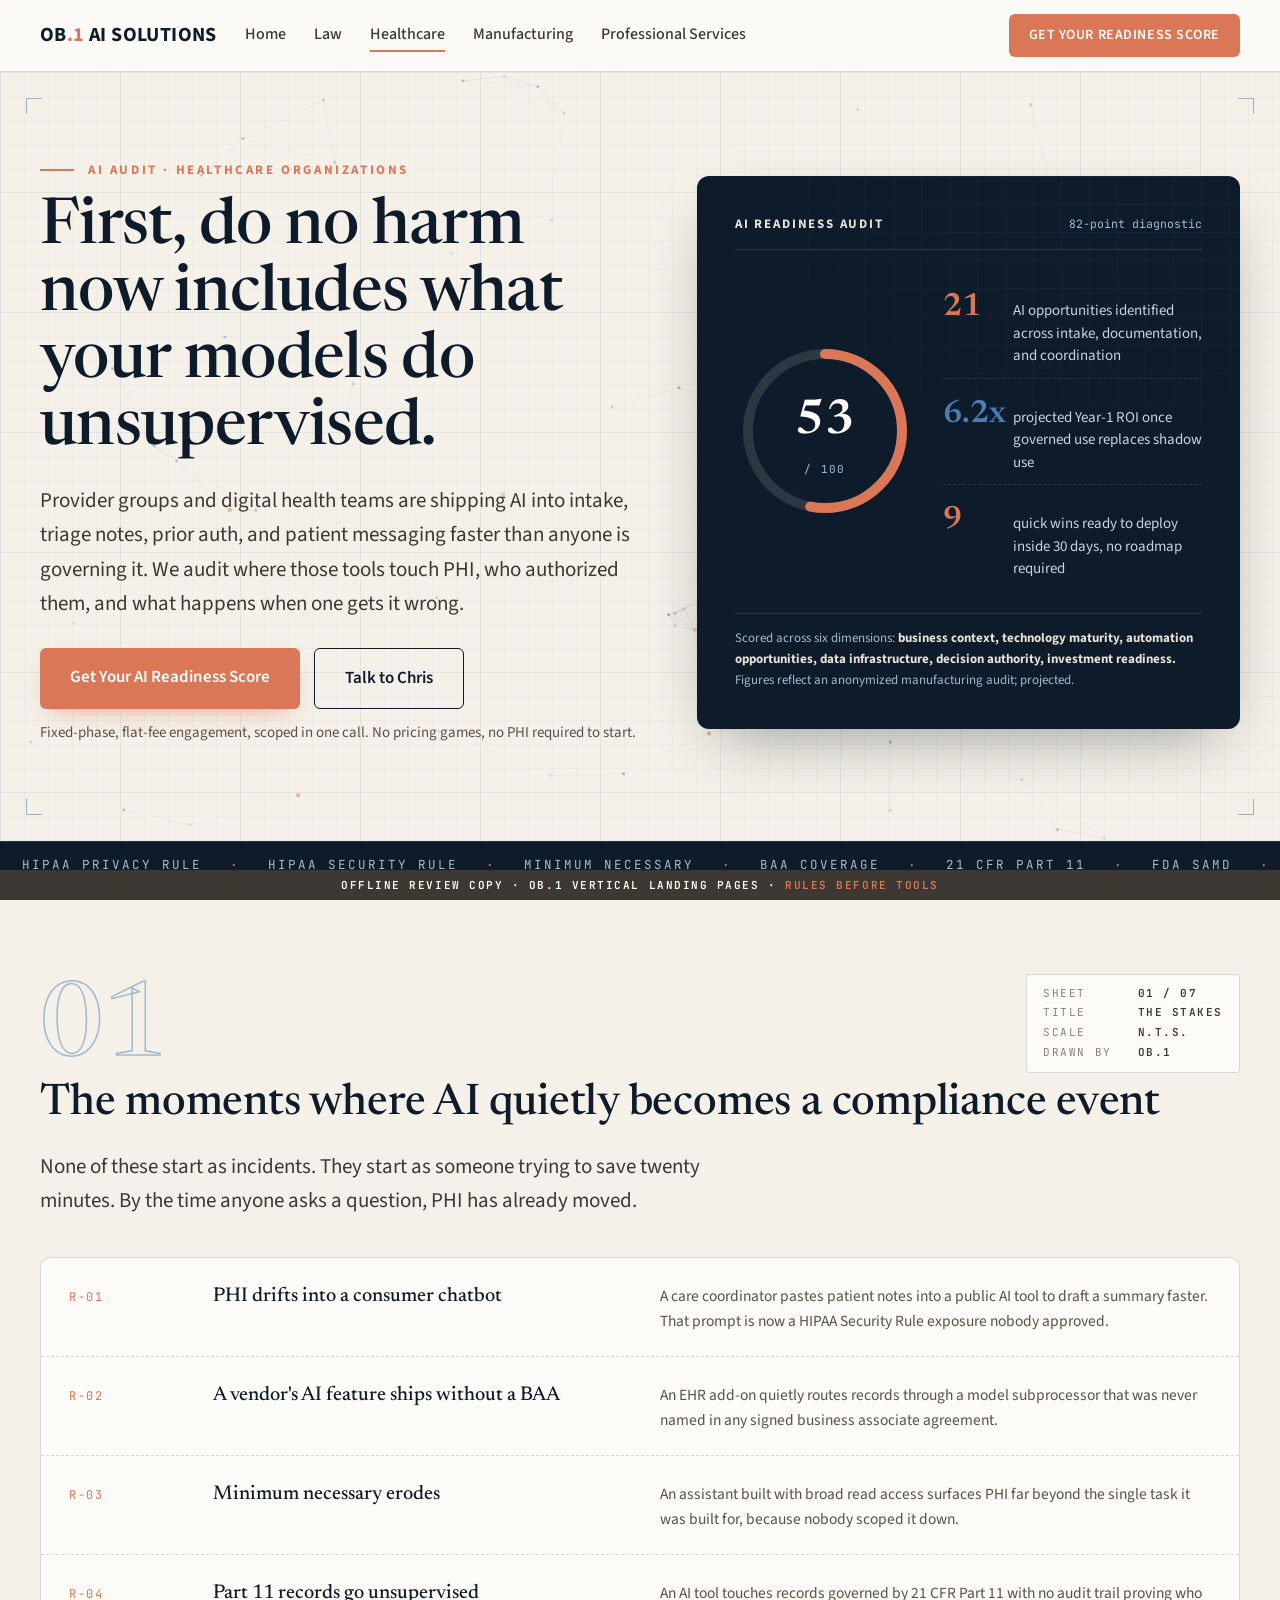
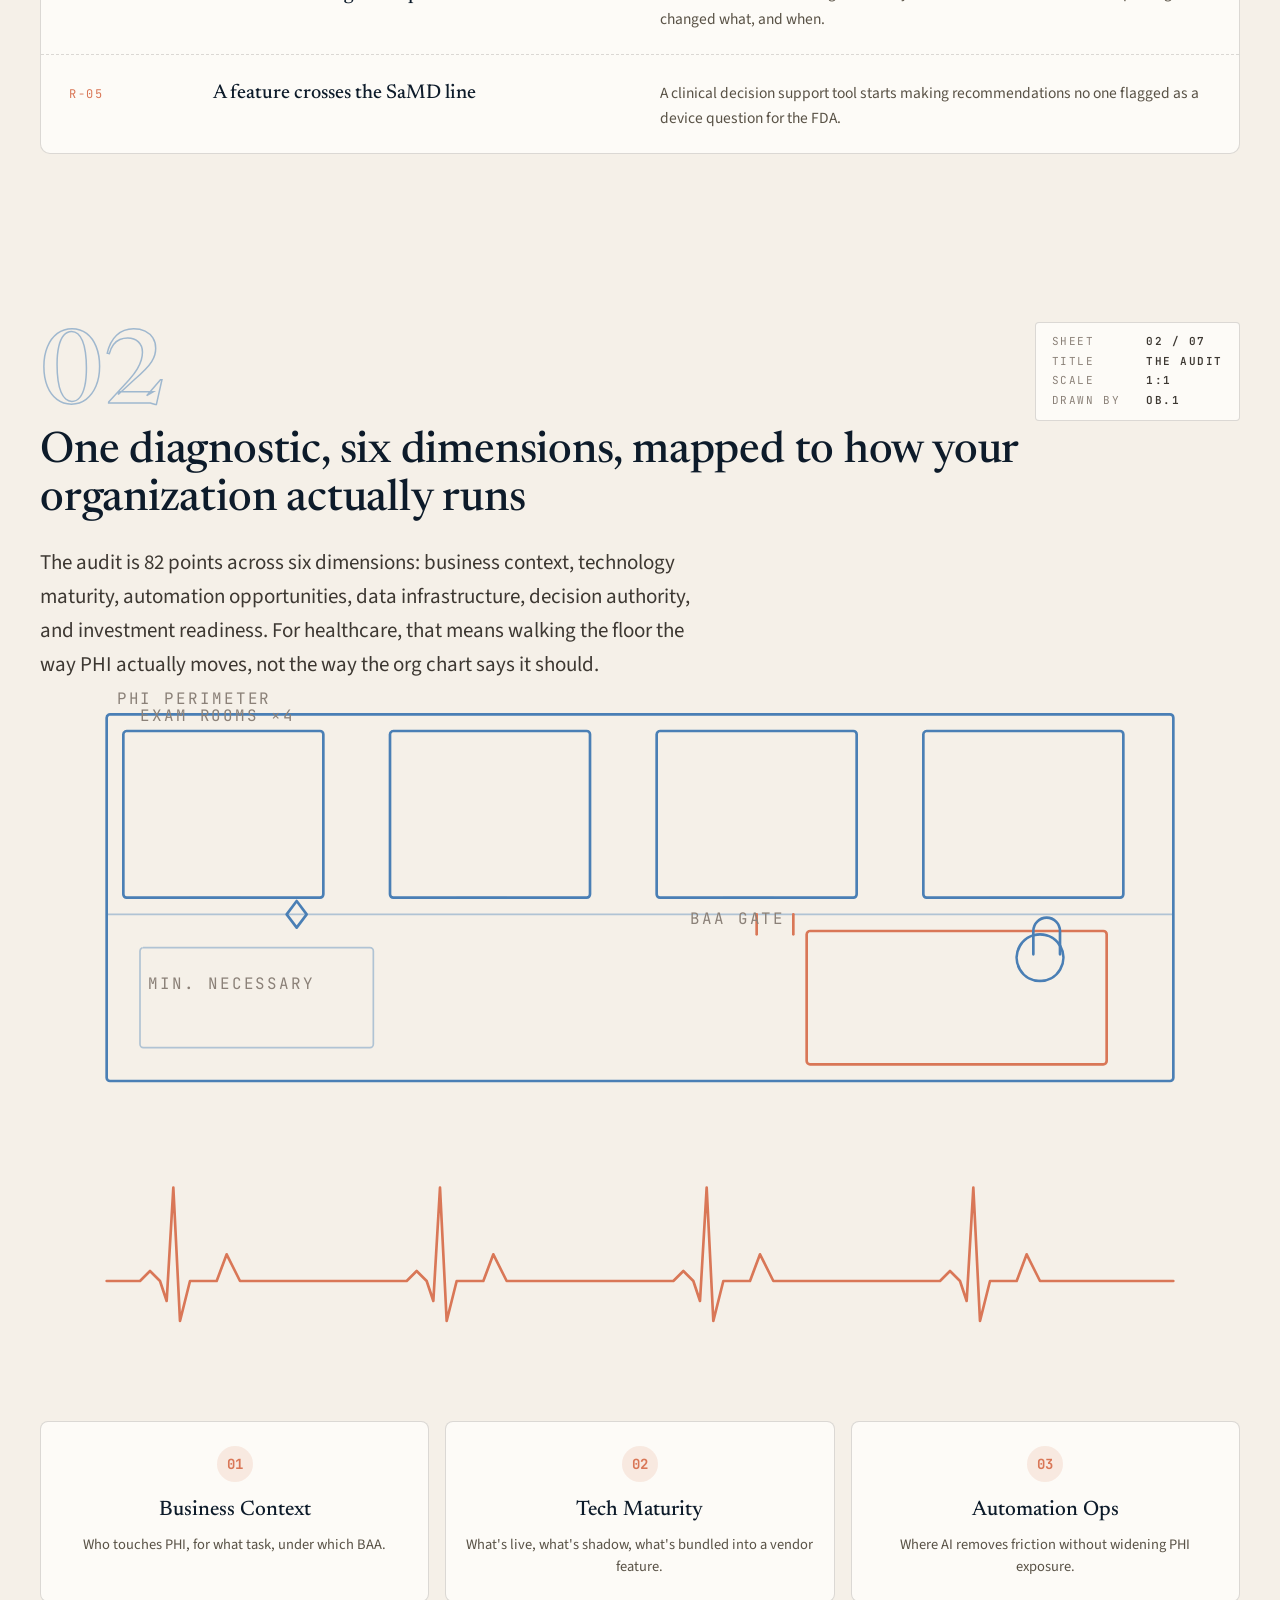
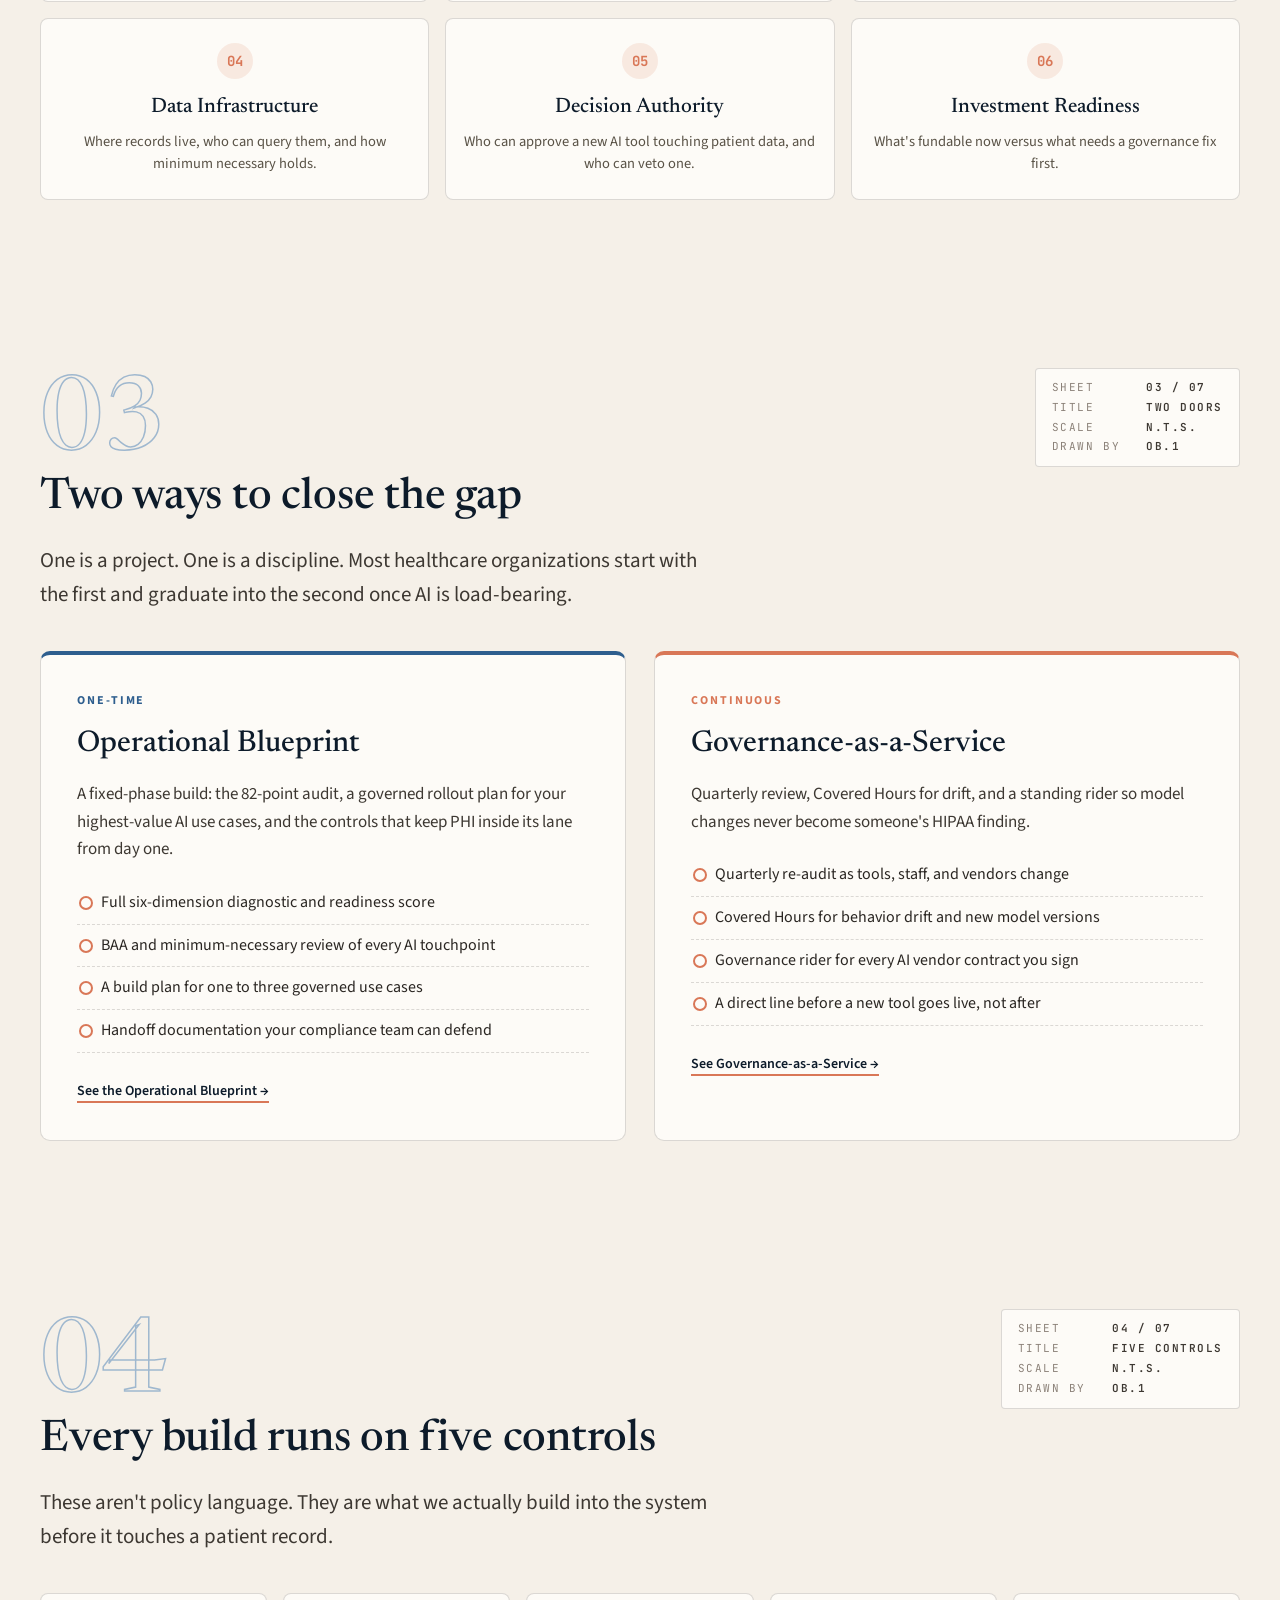
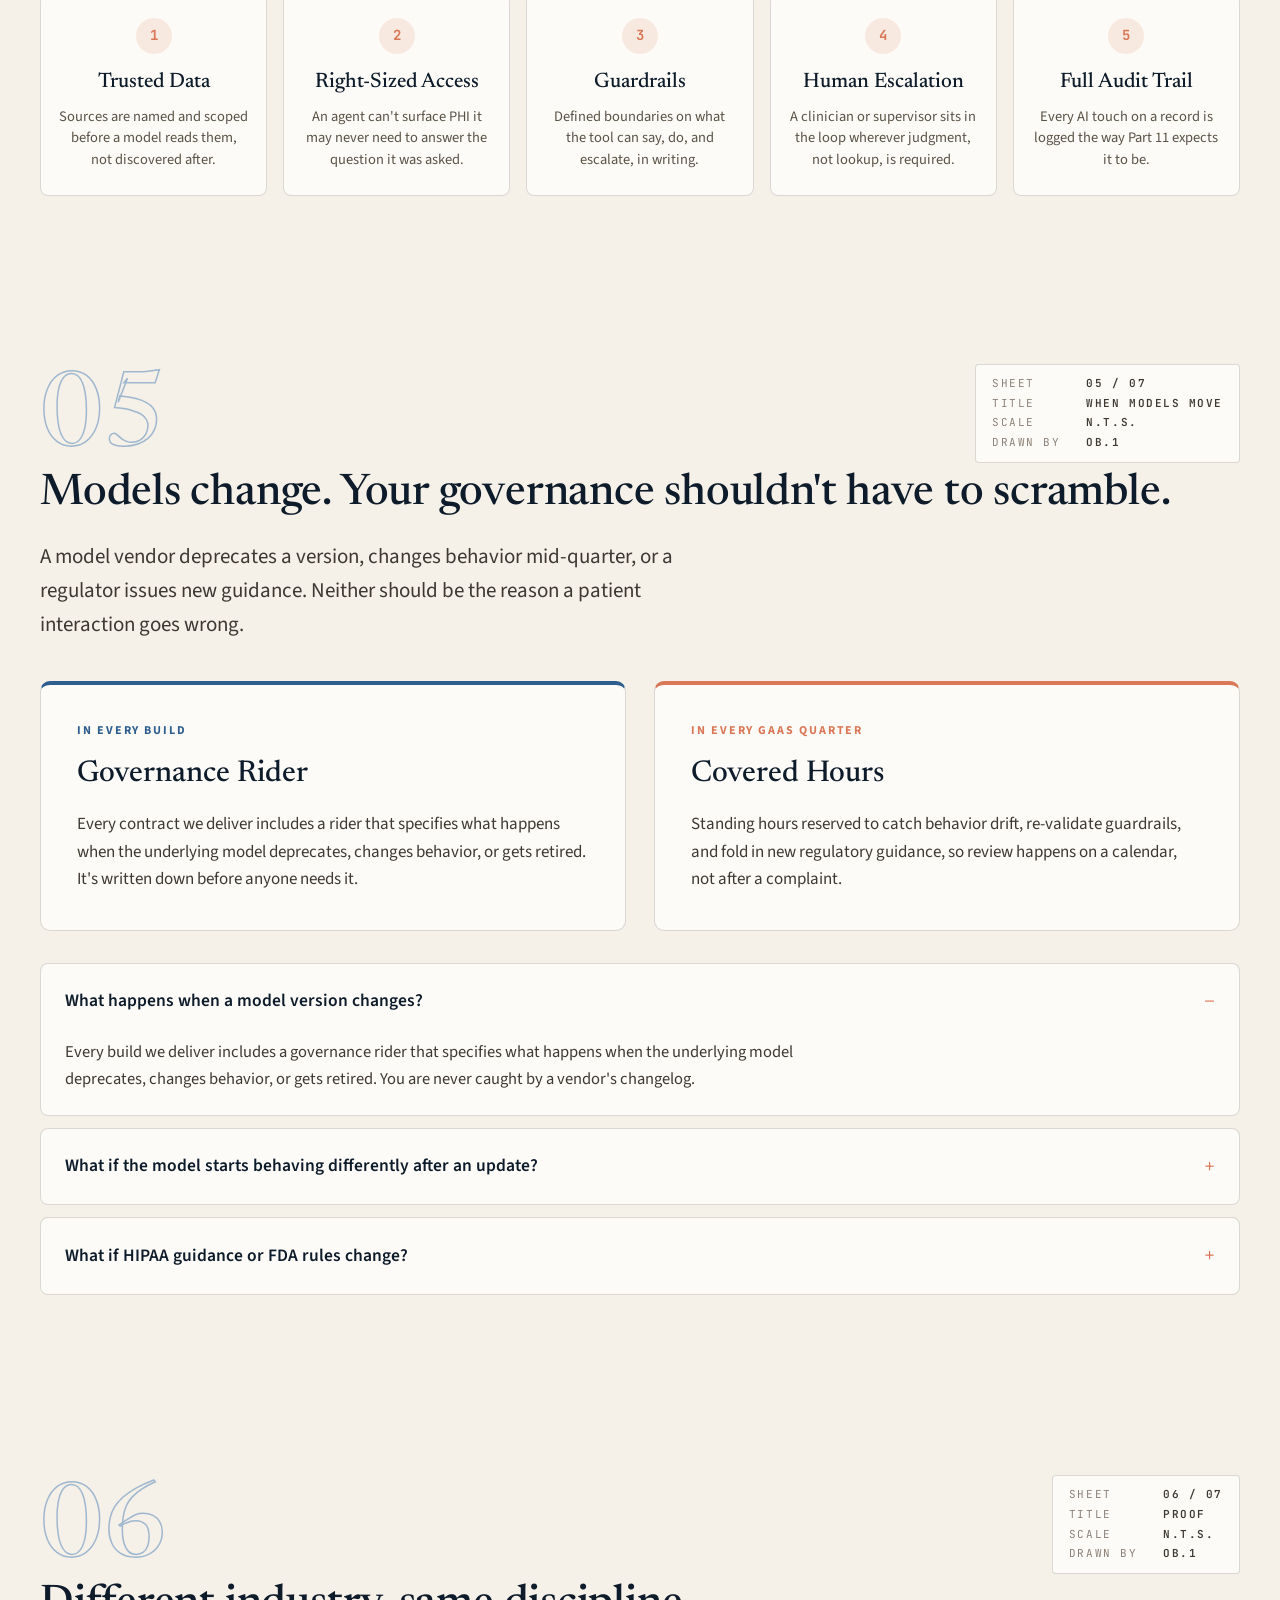
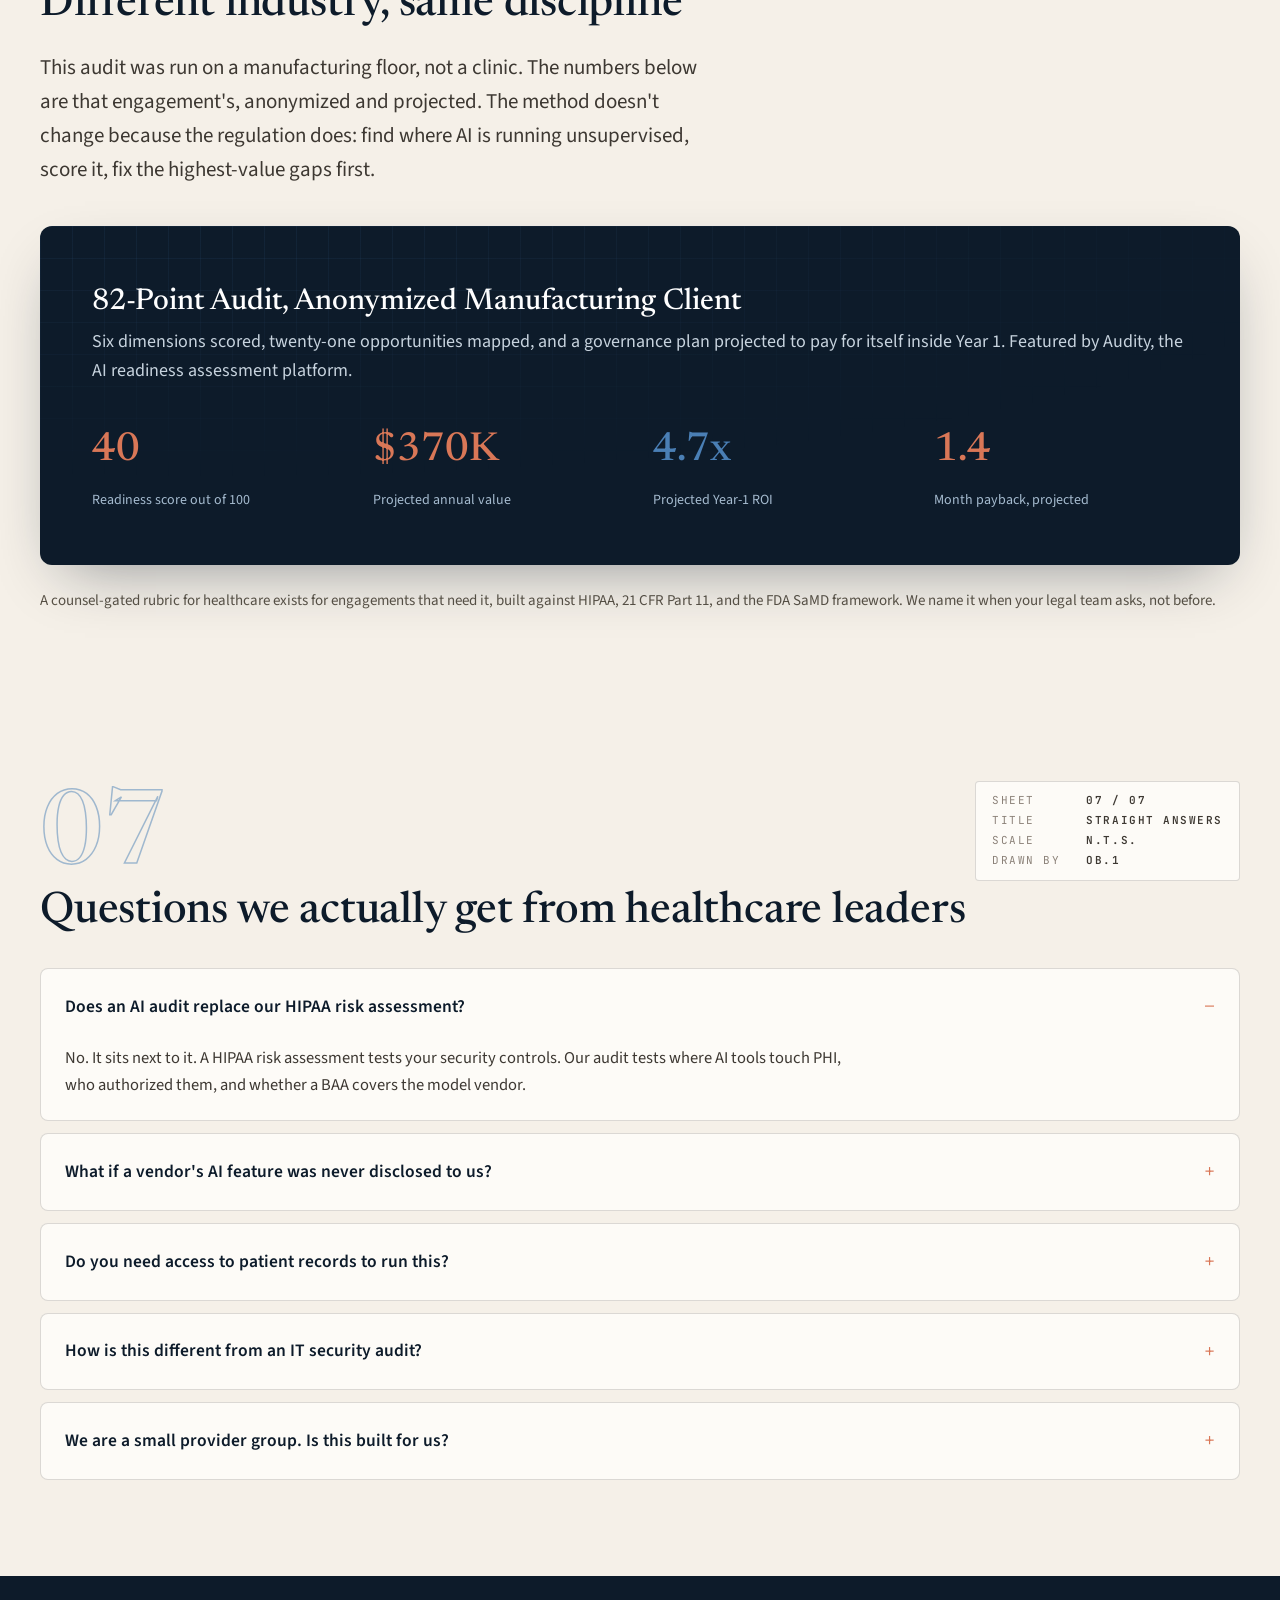
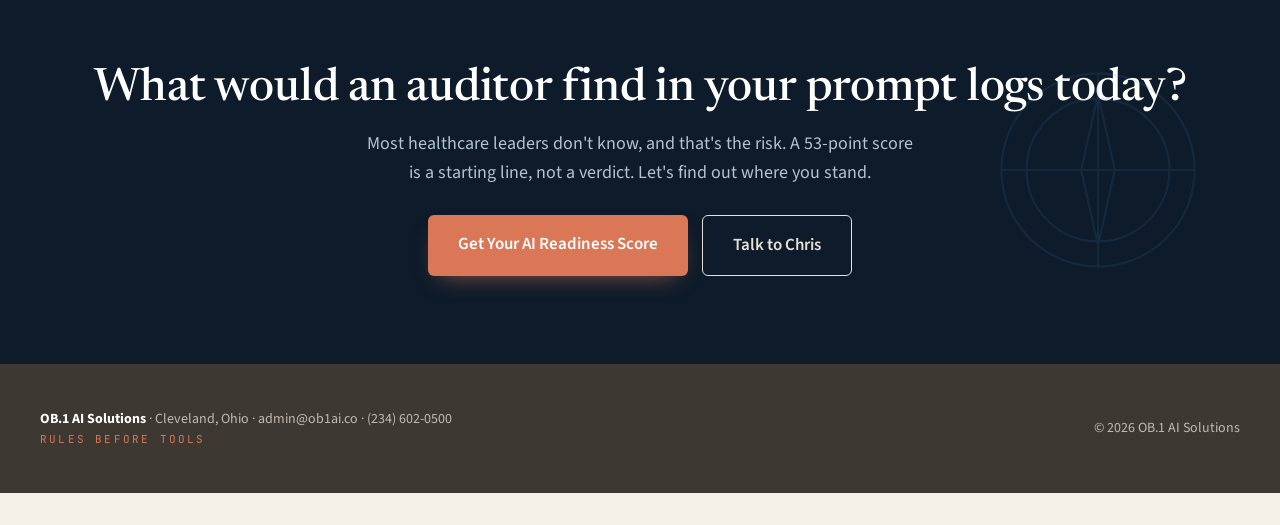
<file: share/healthcare.html>
<!DOCTYPE html>
<html lang="en">
<head>
<meta charset="UTF-8">
<meta name="viewport" content="width=device-width, initial-scale=1">
<title>AI Audit for Healthcare Organizations | OB.1 AI Solutions · Rules Before Tools</title>
<meta name="description" content="AI audit for healthcare organizations and digital health teams. A HIPAA-aware governance diagnostic that finds where AI touches PHI before regulators do.">
<link rel="icon" href="data:image/svg+xml,%3Csvg xmlns=%27http://www.w3.org/2000/svg%27 viewBox=%270 0 64 64%27%3E%3Crect width=%2764%27 height=%2764%27 rx=%2712%27 fill=%27%230D1B2A%27/%3E%3Ctext x=%2732%27 y=%2746%27 font-family=%27Georgia,serif%27 font-size=%2736%27 font-style=%27italic%27 fill=%27%23D97757%27 text-anchor=%27middle%27%3E.1%3C/text%3E%3C/svg%3E">
<link rel="canonical" href="https://ob1ai.co/healthcare">
<meta property="og:title" content="AI Audit for Healthcare Organizations | OB.1 AI Solutions">
<meta property="og:description" content="A HIPAA-aware AI governance diagnostic for provider groups and digital health teams. Rules before tools.">
<meta property="og:type" content="website">
<meta property="og:url" content="https://ob1ai.co/healthcare">
<meta name="twitter:card" content="summary">
<meta name="twitter:title" content="AI Audit for Healthcare Organizations | OB.1 AI Solutions">
<meta name="twitter:description" content="A HIPAA-aware AI governance diagnostic for provider groups and digital health teams. Rules before tools.">
<link rel="preconnect" href="https://fonts.googleapis.com">
<link rel="preconnect" href="https://fonts.gstatic.com" crossorigin>
<link href="https://fonts.googleapis.com/css2?family=Source+Sans+3:wght@400;500;600;700&family=Newsreader:ital,opsz,wght@0,6..72,400;0,6..72,500;0,6..72,600;1,6..72,400&family=JetBrains+Mono:wght@400;500&display=swap" rel="stylesheet">
<style>
/* ==========================================================================
   OB.1 AI SOLUTIONS · Architectural Blueprint Design System · v1.0
   Vertical landing pages: Law · Professional Services · Manufacturing · Healthcare
   Canvas: parchment. Structure: blueprint navy. Accent: sunset orange (<=15%).
   Type: Newsreader (display serif) · Source Sans 3 (UI/body) · JetBrains Mono (drafting annotations)
   ========================================================================== */

:root{
  --parchment:#F5F0E8;
  --paper:#FDFBF7;
  --cream:#E8DFD0;
  --navy:#0D1B2A;
  --navy-2:#1B3A5C;
  --blue:#2E5E8E;
  --line:#4A7FB5;
  --orange:#D97757;
  --amber:#E09070;
  --charcoal:#3D3832;
  --stone:#8B8178;
  --ink:#2A2622;
  --hairline:rgba(61,56,50,.18);
  --hairline-d:rgba(232,226,214,.14);
  --t-on-navy:#E8E2D6;
  --t-on-navy-dim:#a5bbcf;
  --serif:'Newsreader',Georgia,serif;
  --sans:'Source Sans 3','Helvetica Neue',Arial,sans-serif;
  --mono:'JetBrains Mono','Fira Code',Consolas,monospace;
  --shadow-card:0 24px 60px -24px rgba(13,27,42,.45);
  --shadow-soft:0 2px 8px rgba(13,27,42,.12);
  --ease-out:cubic-bezier(.2,.7,.2,1);
  --maxw:1280px;
}

*{margin:0;padding:0;box-sizing:border-box}
html{scroll-behavior:smooth}
body{
  font-family:var(--sans);
  background:var(--parchment);
  color:var(--ink);
  line-height:1.62;
  font-size:18px;
  overflow-x:hidden;
  -webkit-font-smoothing:antialiased;
}
img,svg,canvas{max-width:100%;display:block}
a{color:inherit}
::selection{background:rgba(217,119,87,.28)}

.serif{font-family:var(--serif)}
.mono{font-family:var(--mono)}
.wrap{max-width:var(--maxw);margin:0 auto;padding:0 40px}

/* Blueprint grid canvases -------------------------------------------------- */
.grid-bg{
  background-image:
    linear-gradient(rgba(74,127,181,.07) 1px,transparent 1px),
    linear-gradient(90deg,rgba(74,127,181,.07) 1px,transparent 1px),
    linear-gradient(rgba(74,127,181,.045) 1px,transparent 1px),
    linear-gradient(90deg,rgba(74,127,181,.045) 1px,transparent 1px);
  background-size:120px 120px,120px 120px,24px 24px,24px 24px;
}
.dark .grid-bg,.grid-bg.dark{
  background-image:
    linear-gradient(rgba(74,127,181,.14) 1px,transparent 1px),
    linear-gradient(90deg,rgba(74,127,181,.14) 1px,transparent 1px),
    linear-gradient(rgba(74,127,181,.07) 1px,transparent 1px),
    linear-gradient(90deg,rgba(74,127,181,.07) 1px,transparent 1px);
  background-size:120px 120px,120px 120px,24px 24px,24px 24px;
}

/* Type scale --------------------------------------------------------------- */
.eyebrow{
  color:var(--orange);font-size:13px;font-weight:700;letter-spacing:.2em;
  text-transform:uppercase;margin-bottom:14px;display:flex;align-items:center;gap:14px;
}
.eyebrow::before{content:"";width:34px;height:2px;background:var(--orange);flex:none}
h1{font-family:var(--serif);font-weight:500;font-size:clamp(40px,5vw,64px);line-height:1.05;color:var(--navy);letter-spacing:-.01em}
h2{font-family:var(--serif);font-weight:500;font-size:clamp(30px,3.4vw,44px);line-height:1.1;color:var(--navy);margin-bottom:14px;letter-spacing:-.005em}
h3{font-family:var(--serif);font-weight:500;color:var(--navy)}
.lede{font-size:21px;color:var(--charcoal);max-width:680px;margin-top:20px}
.micro{font-size:15px;color:#595246;margin-top:12px}
.dim{font-family:var(--mono);font-size:11.5px;letter-spacing:.1em;color:var(--stone);text-transform:uppercase}

/* Nav ---------------------------------------------------------------------- */
nav.ob1{
  background:rgba(253,251,247,.88);backdrop-filter:blur(12px);-webkit-backdrop-filter:blur(12px);
  border-bottom:1px solid var(--hairline);padding:14px 0;position:sticky;top:0;z-index:90;
}
nav.ob1 .wrap{display:flex;align-items:center;gap:28px}
.logo{font-weight:700;font-size:20px;letter-spacing:.02em;color:var(--navy);text-decoration:none}
.logo span{color:var(--orange)}
nav.ob1 a.nl{color:var(--charcoal);text-decoration:none;font-size:16px;font-weight:500;position:relative}
nav.ob1 a.nl:after{content:"";position:absolute;left:0;bottom:-4px;width:0;height:2px;background:var(--orange);transition:width .28s var(--ease-out)}
nav.ob1 a.nl:hover:after,nav.ob1 a.nl[aria-current]:after{width:100%}
nav.ob1 .cta{margin-left:auto;background:var(--orange);color:#fff;padding:10px 20px;border-radius:6px;font-weight:600;font-size:14px;text-decoration:none;letter-spacing:.04em;transition:background .2s,transform .2s}
nav.ob1 .cta:hover{background:#c4633f;transform:translateY(-1px)}

/* Buttons ------------------------------------------------------------------ */
.btn{display:inline-block;text-decoration:none;font-weight:600;font-size:17px;padding:16px 30px;border-radius:6px;transition:transform .22s var(--ease-out),background .2s,box-shadow .22s}
.btn-primary{background:var(--orange);color:#fff;box-shadow:0 10px 24px -12px rgba(217,119,87,.7)}
.btn-primary:hover{background:#c4633f;transform:translateY(-2px);box-shadow:0 16px 30px -12px rgba(217,119,87,.75)}
.btn-ghost{border:1.5px solid var(--navy);color:var(--navy)}
.btn-ghost:hover{background:rgba(13,27,42,.05);transform:translateY(-2px)}
.on-dark .btn-ghost{border-color:var(--t-on-navy);color:var(--t-on-navy)}
.on-dark .btn-ghost:hover{background:rgba(232,226,214,.08)}
.btn-row{display:flex;gap:14px;margin-top:28px;flex-wrap:wrap}

/* Sections & sheet title-blocks ------------------------------------------- */
section{padding:84px 0;position:relative}
.sheet-head{display:flex;align-items:flex-end;justify-content:space-between;gap:24px;margin-bottom:8px}
.sheet-no{
  font-family:var(--serif);font-weight:500;font-size:clamp(64px,8vw,110px);line-height:.8;
  color:transparent;-webkit-text-stroke:1.5px rgba(74,127,181,.5);user-select:none;flex:none;
}
.dark .sheet-no,.on-dark .sheet-no{-webkit-text-stroke:1.5px rgba(232,226,214,.28)}
.titleblock{
  font-family:var(--mono);font-size:11px;letter-spacing:.14em;text-transform:uppercase;
  color:var(--stone);border:1px solid var(--hairline);border-radius:4px;padding:10px 16px;
  display:grid;grid-template-columns:auto auto;gap:2px 26px;background:var(--paper);
}
.titleblock b{color:var(--charcoal);font-weight:600}
.on-dark .titleblock{border-color:var(--hairline-d);background:rgba(232,226,214,.05);color:var(--t-on-navy-dim)}
.on-dark .titleblock b{color:var(--t-on-navy)}

/* Hero --------------------------------------------------------------------- */
.hero{padding:88px 0 96px;position:relative;overflow:hidden}
.hero .wrap{display:grid;grid-template-columns:1.05fr .95fr;gap:56px;align-items:center;position:relative;z-index:2}
.hero-canvas{position:absolute;inset:0;z-index:1;pointer-events:none}

/* Crop marks (drafting sheet corners) */
.cropmarks{position:absolute;inset:26px;pointer-events:none;z-index:1}
.cropmarks i{position:absolute;width:16px;height:16px;border-color:rgba(74,127,181,.55);border-style:solid;border-width:0}
.cropmarks i:nth-child(1){top:0;left:0;border-top-width:1.5px;border-left-width:1.5px}
.cropmarks i:nth-child(2){top:0;right:0;border-top-width:1.5px;border-right-width:1.5px}
.cropmarks i:nth-child(3){bottom:0;left:0;border-bottom-width:1.5px;border-left-width:1.5px}
.cropmarks i:nth-child(4){bottom:0;right:0;border-bottom-width:1.5px;border-right-width:1.5px}

/* Tilt cards (3D) ---------------------------------------------------------- */
.tilt-wrap{perspective:1200px}
.tilt{transform-style:preserve-3d;transition:transform .5s var(--ease-out);will-change:transform}
.tilt .tilt-inner-pop{transform:translateZ(28px)}

/* Scorecard ---------------------------------------------------------------- */
.scorecard{background:var(--navy);border-radius:12px;padding:38px;color:var(--t-on-navy);box-shadow:var(--shadow-card);position:relative;overflow:hidden}
.scorecard::after{content:"";position:absolute;inset:0;pointer-events:none;background:
  linear-gradient(rgba(74,127,181,.12) 1px,transparent 1px),
  linear-gradient(90deg,rgba(74,127,181,.12) 1px,transparent 1px);
  background-size:28px 28px;mask-image:radial-gradient(120% 90% at 80% 0%,#000 0%,transparent 70%)}
.sc-head{display:flex;justify-content:space-between;align-items:baseline;border-bottom:1px solid var(--hairline-d);padding-bottom:14px;margin-bottom:22px;position:relative;z-index:2}
.sc-head b{font-size:13px;letter-spacing:.14em;text-transform:uppercase}
.sc-head span{font-size:11.5px;color:var(--t-on-navy-dim);font-family:var(--mono);text-align:right;max-width:46%;line-height:1.4}
.dial-row{display:flex;gap:28px;align-items:center;position:relative;z-index:2}
.dial{position:relative;width:180px;height:180px;flex:none}
.dial svg{transform:rotate(-90deg);overflow:visible}
.dial .num{position:absolute;inset:0;display:flex;flex-direction:column;align-items:center;justify-content:center}
.dial .num b{font-size:48px;font-family:var(--serif);font-weight:600;color:#fff}
.dial .num i{font-style:normal;font-size:11px;letter-spacing:.12em;color:var(--t-on-navy-dim);font-family:var(--mono)}
/* static 53% default so the dial never reads as a full ring without JS */
.dial-arc{stroke-dasharray:483.8;stroke-dashoffset:227.4}
.findings{flex:1;display:flex;flex-direction:column}
.finding{display:flex;gap:14px;align-items:baseline;padding:10px 0;border-bottom:1px dashed var(--hairline-d)}
.finding:last-child{border-bottom:none}
.finding b{font-family:var(--serif);font-size:32px;font-weight:600;color:var(--orange);min-width:56px}
.finding.blue b{color:var(--line)}
.finding span{font-size:15px;color:#c7d3de;line-height:1.5}
.sc-foot{margin-top:22px;font-size:13px;color:var(--t-on-navy-dim);border-top:1px solid var(--hairline-d);padding-top:14px;position:relative;z-index:2}
.sc-foot b{color:var(--t-on-navy)}

/* Regulatory ticker -------------------------------------------------------- */
.ticker{background:var(--navy);color:var(--t-on-navy-dim);overflow:hidden;padding:13px 0;border-top:1px solid var(--hairline-d);border-bottom:1px solid var(--hairline-d)}
.ticker-track{display:flex;gap:0;width:max-content;animation:tick 46s linear infinite}
.ticker-seq{display:flex;align-items:center;white-space:nowrap;font-family:var(--mono);font-size:12.5px;letter-spacing:.16em;text-transform:uppercase}
.ticker-seq span{padding:0 22px}
.ticker-seq em{font-style:normal;color:var(--orange);padding:0 6px}
@keyframes tick{to{transform:translateX(-50%)}}
.ticker:hover .ticker-track{animation-play-state:paused}

/* Stat band ---------------------------------------------------------------- */
.stat-band{background:var(--navy);color:var(--t-on-navy);padding:48px 0}
.stat-band .wrap{display:grid;grid-template-columns:repeat(3,1fr);gap:32px;text-align:center}
.stat-band b{display:block;font-family:var(--serif);font-size:44px;font-weight:500;color:#fff}
.stat-band .u{color:var(--orange)}
.stat-band span{font-size:16px;color:#b2c3d3}

/* Cards / doors ------------------------------------------------------------ */
.doors{display:grid;grid-template-columns:1fr 1fr;gap:28px;margin-top:40px}
.door{background:var(--paper);border:1px solid var(--hairline);border-top:4px solid var(--blue);border-radius:10px;padding:36px;transition:transform .32s var(--ease-out),box-shadow .32s}
.door:hover{transform:translateY(-6px);box-shadow:0 30px 50px -30px rgba(13,27,42,.4)}
.door.gaas{border-top-color:var(--orange)}
.door .tag{font-size:12px;font-weight:700;letter-spacing:.16em;text-transform:uppercase;color:var(--blue)}
.door.gaas .tag{color:var(--orange)}
.door h3{font-size:30px;margin:10px 0 12px}
.door p{font-size:17px;color:var(--charcoal)}
.door ul{list-style:none;margin:18px 0 22px}
.door li{font-size:16px;padding:8px 0 8px 24px;position:relative;border-bottom:1px dashed var(--hairline)}
.door li::before{content:"";position:absolute;left:2px;top:14px;width:10px;height:10px;border:2px solid var(--orange);border-radius:50%}
.door a.more{color:var(--navy);font-weight:600;font-size:14px;text-decoration:none;border-bottom:2px solid var(--orange)}

/* Controls grid (agentic five) --------------------------------------------- */
.controls{display:grid;grid-template-columns:repeat(5,1fr);gap:16px;margin-top:40px}
.controls.six{grid-template-columns:repeat(3,1fr)}
.control{background:var(--paper);border:1px solid var(--hairline);border-radius:8px;padding:24px 18px;text-align:center;transition:transform .3s var(--ease-out),border-color .3s}
.control:hover{transform:translateY(-4px);border-color:rgba(217,119,87,.5)}
.control b{display:block;font-family:var(--serif);font-size:21px;font-weight:500;color:var(--navy);margin-bottom:6px}
.control span{font-size:14.5px;color:#595246;line-height:1.5;display:block}
.control .dot{width:36px;height:36px;margin:0 auto 12px;border-radius:50%;background:rgba(217,119,87,.14);display:flex;align-items:center;justify-content:center;color:var(--orange);font-weight:700;font-size:14px;font-family:var(--mono)}

/* Scope / audit ledger rows ------------------------------------------------ */
.ledger{margin-top:40px;border:1px solid var(--hairline);border-radius:10px;overflow:hidden;background:var(--paper)}
.ledger-row{display:grid;grid-template-columns:120px 1fr 1.3fr;gap:24px;padding:22px 28px;border-bottom:1px dashed var(--hairline);align-items:baseline}
.ledger-row:last-child{border-bottom:none}
.ledger-row:hover{background:rgba(74,127,181,.05)}
.ledger-row .no{font-family:var(--mono);font-size:12px;letter-spacing:.14em;color:var(--orange)}
a.ledger-row{text-decoration:none;color:inherit}
.ledger-row b{font-family:var(--serif);font-size:20px;font-weight:500;color:var(--navy)}
.ledger-row span{font-size:15.5px;color:#595246}

/* Chips -------------------------------------------------------------------- */
.chips{display:flex;flex-wrap:wrap;gap:10px;margin-top:32px}
.chip{background:var(--paper);border:1px solid var(--hairline);border-radius:100px;padding:9px 18px;font-size:14.5px;font-weight:500;color:var(--navy)}
.chip small{color:#595246;font-weight:400}
.chip.hot{border-color:var(--orange);background:rgba(217,119,87,.08)}
.arr{color:var(--orange);font-weight:700}

/* Quotes / proof ----------------------------------------------------------- */
.quote{background:var(--paper);border:1px solid var(--hairline);border-radius:10px;padding:30px}
.quote p{font-family:var(--serif);font-size:22px;font-style:italic;color:var(--navy);line-height:1.45}

/* Dark proof panel (case study) -------------------------------------------- */
.case-panel{background:var(--navy);color:var(--t-on-navy);border-radius:12px;padding:52px;margin-top:40px;box-shadow:var(--shadow-card);position:relative;overflow:hidden}
.case-panel .grid-veil{position:absolute;inset:0;pointer-events:none;background:
  linear-gradient(rgba(74,127,181,.1) 1px,transparent 1px),linear-gradient(90deg,rgba(74,127,181,.1) 1px,transparent 1px);
  background-size:32px 32px;mask-image:radial-gradient(130% 100% at 15% 0%,#000,transparent 75%)}
.case-panel h3{color:#fff;font-size:30px}
.case-panel p{color:#c7d3de}
.case-stats{display:grid;grid-template-columns:repeat(4,1fr);gap:26px;margin-top:34px;position:relative;z-index:2}
.case-stats b{display:block;font-family:var(--serif);font-size:40px;font-weight:500;color:var(--orange)}
.case-stats .bl b{color:var(--line)}
.case-stats span{font-size:14px;color:var(--t-on-navy-dim)}

/* FAQ ----------------------------------------------------------------------- */
details.faq{background:var(--paper);border:1px solid var(--hairline);border-radius:8px;margin-bottom:12px;overflow:hidden}
details.faq summary{cursor:pointer;padding:20px 24px;font-weight:600;font-size:17.5px;color:var(--navy);list-style:none;display:flex;justify-content:space-between;align-items:center;gap:18px}
details.faq summary::-webkit-details-marker{display:none}
details.faq summary:after{content:"+";font-family:var(--serif);font-size:22px;color:var(--orange);flex:none}
details.faq[open] summary:after{content:"–"}
details.faq p{padding:0 24px 22px;font-size:16.5px;color:var(--charcoal);max-width:840px}

/* CTA band ------------------------------------------------------------------ */
.cta-band{background:var(--navy);color:#fff;text-align:center;padding:88px 0;position:relative;overflow:hidden}
.cta-band h2{color:#fff;font-size:clamp(32px,3.6vw,46px)}
.cta-band p{color:#b2c3d3;max-width:560px;margin:14px auto 0}
.cta-band .btn-row{justify-content:center}
.compass{position:absolute;right:6%;top:50%;width:210px;height:210px;margin-top:-105px;opacity:.14;animation:spin 70s linear infinite;pointer-events:none}
@keyframes spin{to{transform:rotate(360deg)}}

/* Footer -------------------------------------------------------------------- */
footer.ob1{background:var(--charcoal);color:#c2bab0;padding:44px 0;font-size:14px}
footer.ob1 .wrap{display:flex;justify-content:space-between;flex-wrap:wrap;gap:16px;align-items:center}
footer.ob1 b{color:#fff}
footer.ob1 a{color:#c2bab0;text-decoration:none}
footer.ob1 a:hover{color:#fff}
.foot-tag{font-family:var(--mono);font-size:11px;letter-spacing:.2em;text-transform:uppercase;color:var(--orange)}

/* Schematic (SVG blueprint drawings) ---------------------------------------- */
.schematic{position:relative}
.schematic svg{width:100%;height:auto}
.schematic .draw{fill:none;stroke:var(--line);stroke-width:1.6;stroke-linecap:round;stroke-linejoin:round}
.schematic .draw.o{stroke:var(--orange)}
.schematic .draw.faint{stroke:rgba(74,127,181,.4);stroke-width:1}
.schematic text{font-family:var(--mono);font-size:9.5px;letter-spacing:.12em;fill:var(--stone);text-transform:uppercase}
.schematic .lbl-o{fill:var(--orange)}
.on-dark .schematic .draw{stroke:#7fa8cd}
.on-dark .schematic text{fill:var(--t-on-navy-dim)}
/* draw-on-scroll: js sets stroke-dasharray/offset then animates */
.schematic .draw{transition:none}

/* Reveal engine ------------------------------------------------------------- */
.reveal{opacity:0;transform:translateY(26px);transition:opacity .8s var(--ease-out),transform .8s var(--ease-out)}
.reveal.on{opacity:1;transform:none}
.reveal.d1{transition-delay:.08s}.reveal.d2{transition-delay:.16s}.reveal.d3{transition-delay:.24s}
.reveal.d4{transition-delay:.32s}.reveal.d5{transition-delay:.4s}

/* Breadcrumb rail (vertical pages) ------------------------------------------ */
.rail{position:fixed;left:18px;top:50%;transform:translateY(-50%);z-index:80;display:flex;flex-direction:column;gap:14px}
.rail a{width:9px;height:9px;border-radius:50%;border:1.5px solid var(--stone);display:block;transition:background .25s,border-color .25s,transform .25s}
.rail a.on{background:var(--orange);border-color:var(--orange);transform:scale(1.25)}
@media(max-width:1360px){.rail{display:none}}

/* Responsive ---------------------------------------------------------------- */
@media(max-width:980px){
  .hero .wrap{grid-template-columns:1fr}
  .doors,.quotes{grid-template-columns:1fr}
  .controls,.controls.six{grid-template-columns:repeat(2,1fr)}
  .case-stats{grid-template-columns:repeat(2,1fr)}
  .ledger-row{grid-template-columns:70px 1fr;gap:10px}
  .ledger-row span{grid-column:2}
  .stat-band .wrap{grid-template-columns:1fr;gap:22px}
  .sheet-head{flex-direction:column;align-items:flex-start;gap:10px}
  .titleblock{display:none}
  nav.ob1 .wrap{flex-wrap:wrap;gap:8px 18px}
  nav.ob1 a.nl{font-size:14px}
  nav.ob1 .cta{padding:8px 14px;font-size:12.5px}
  .wrap{padding:0 22px}
  .compass{display:none}
}
@media(prefers-reduced-motion:reduce){
  *,*::before,*::after{animation-duration:.01ms!important;animation-iteration-count:1!important;transition-duration:.01ms!important}
  html{scroll-behavior:auto}
  .reveal{opacity:1;transform:none}
  .ticker-track{animation:none}
}

</style>
<noscript><style>.reveal{opacity:1;transform:none}</style></noscript>
<script type="application/ld+json">
{
  "@context": "https://schema.org",
  "@type": "ProfessionalService",
  "name": "OB.1 AI Solutions",
  "description": "AI governance audits and Governance-as-a-Service for healthcare organizations, provider groups, and digital health companies.",
  "url": "https://ob1ai.co/healthcare",
  "email": "admin@ob1ai.co",
  "telephone": "+1-234-602-0500",
  "address": {
    "@type": "PostalAddress",
    "addressLocality": "Cleveland",
    "addressRegion": "OH",
    "addressCountry": "US"
  },
  "areaServed": ["Ohio", "United States"],
  "slogan": "Rules Before Tools"
}
</script>
<script type="application/ld+json">
{
  "@context": "https://schema.org",
  "@type": "FAQPage",
  "mainEntity": [
    {
      "@type": "Question",
      "name": "Does an AI audit replace our HIPAA risk assessment?",
      "acceptedAnswer": {
        "@type": "Answer",
        "text": "No. It sits next to it. A HIPAA risk assessment tests your security controls. Our audit tests where AI tools touch PHI, who authorized them, and whether a BAA covers the model vendor."
      }
    },
    {
      "@type": "Question",
      "name": "What if a vendor's AI feature was never disclosed to us?",
      "acceptedAnswer": {
        "@type": "Answer",
        "text": "More common than you would think. The audit maps every AI touchpoint in your stack, including features bundled into tools you already pay for, so you can see what needs a BAA and what needs to be turned off."
      }
    },
    {
      "@type": "Question",
      "name": "Do you need access to patient records to run this?",
      "acceptedAnswer": {
        "@type": "Answer",
        "text": "No. The audit reviews systems, contracts, and workflows, not patient data itself. Nothing PHI-bearing crosses into our process."
      }
    },
    {
      "@type": "Question",
      "name": "How is this different from an IT security audit?",
      "acceptedAnswer": {
        "@type": "Answer",
        "text": "IT security asks if your systems are locked down. This asks a narrower question: where is AI operating inside those systems, under whose authority, and what happens when it is wrong."
      }
    },
    {
      "@type": "Question",
      "name": "We are a small provider group. Is this built for us?",
      "acceptedAnswer": {
        "@type": "Answer",
        "text": "Yes. This is built for provider groups and digital health teams, not hospital IT departments. The scope adjusts to your footprint."
      }
    },
    {
      "@type": "Question",
      "name": "What happens when a model version changes?",
      "acceptedAnswer": {
        "@type": "Answer",
        "text": "Every build we deliver includes a governance rider that specifies what happens when the underlying model deprecates, changes behavior, or gets retired. You are never caught by a vendor's changelog."
      }
    },
    {
      "@type": "Question",
      "name": "What if the model starts behaving differently after an update?",
      "acceptedAnswer": {
        "@type": "Answer",
        "text": "Covered Hours are built into every Governance-as-a-Service quarter. Behavior drift gets caught in scheduled review, not by a patient complaint."
      }
    },
    {
      "@type": "Question",
      "name": "What if HIPAA guidance or FDA rules change?",
      "acceptedAnswer": {
        "@type": "Answer",
        "text": "Regulatory shifts, an OCR bulletin, a new FDA SaMD clarification, get folded into your next review cycle so your controls stay current without a special engagement."
      }
    }
  ]
}
</script>
</head>
<body>

<nav class="ob1">
  <div class="wrap">
    <a href="index.html" class="logo">OB<span>.1</span> AI SOLUTIONS</a>
    <a href="index.html" class="nl">Home</a>
    <a href="law.html" class="nl">Law</a>
    <a href="healthcare.html" class="nl" aria-current="page">Healthcare</a>
    <a href="manufacturing.html" class="nl">Manufacturing</a>
    <a href="professional-services.html" class="nl">Professional Services</a>
    <a href="https://ob1ai.co/services" class="cta">GET YOUR READINESS SCORE</a>
  </div>
</nav>

<div class="rail">
  <a href="#s1" aria-label="The Stakes"></a>
  <a href="#s2" aria-label="The Audit"></a>
  <a href="#s3" aria-label="Two Doors"></a>
  <a href="#s4" aria-label="Five Controls"></a>
  <a href="#s5" aria-label="When Models Move"></a>
  <a href="#s6" aria-label="Proof"></a>
  <a href="#s7" aria-label="Straight Answers"></a>
</div>

<header class="hero grid-bg" id="top">
  <canvas class="hero-canvas" data-density="1"></canvas>
  <div class="cropmarks" aria-hidden="true"><i></i><i></i><i></i><i></i></div>
  <div class="wrap">
    <div class="reveal">
      <div class="eyebrow">AI Audit · Healthcare Organizations</div>
      <h1>First, do no harm now includes what your models do unsupervised.</h1>
      <p class="lede">Provider groups and digital health teams are shipping AI into intake, triage
      notes, prior auth, and patient messaging faster than anyone is governing it. We audit where
      those tools touch PHI, who authorized them, and what happens when one gets it wrong.</p>
      <div class="btn-row">
        <a href="https://ob1ai.co/services" class="btn btn-primary">Get Your AI Readiness Score</a>
        <a href="mailto:chris@ob1ai.co" class="btn btn-ghost">Talk to Chris</a>
      </div>
      <p class="micro">Fixed-phase, flat-fee engagement, scoped in one call. No pricing games, no PHI required to start.</p>
    </div>
    <div class="tilt-wrap reveal d2">
      <div class="scorecard tilt">
        <div class="tilt-inner-pop">
          <div class="sc-head">
            <b>AI Readiness Audit</b>
            <span>82-point diagnostic</span>
          </div>
          <div class="dial-row">
            <div class="dial">
              <svg viewBox="0 0 180 180" width="180" height="180">
                <circle cx="90" cy="90" r="77" fill="none" stroke="rgba(232,226,214,.14)" stroke-width="10"></circle>
                <circle class="dial-arc" data-score="53" cx="90" cy="90" r="77" fill="none" stroke="#D97757" stroke-width="10" stroke-linecap="round"></circle>
              </svg>
              <div class="num"><b>53</b><i>/ 100</i></div>
            </div>
            <div class="findings">
              <div class="finding"><b data-count="21">21</b><span>AI opportunities identified across intake, documentation, and coordination</span></div>
              <div class="finding blue"><b data-count="6.2" data-decimals="1" data-suffix="x">6.2x</b><span>projected Year-1 ROI once governed use replaces shadow use</span></div>
              <div class="finding"><b data-count="9">9</b><span>quick wins ready to deploy inside 30 days, no roadmap required</span></div>
            </div>
          </div>
          <div class="sc-foot">Scored across six dimensions: <b>business context, technology maturity,
          automation opportunities, data infrastructure, decision authority, investment readiness.</b>
          Figures reflect an anonymized manufacturing audit; projected.</div>
        </div>
      </div>
    </div>
  </div>
</header>

<div class="ticker">
  <div class="ticker-track">
    <div class="ticker-seq">
      <span>HIPAA PRIVACY RULE</span><em>·</em>
      <span>HIPAA SECURITY RULE</span><em>·</em>
      <span>MINIMUM NECESSARY</span><em>·</em>
      <span>BAA COVERAGE</span><em>·</em>
      <span>21 CFR PART 11</span><em>·</em>
      <span>FDA SaMD</span><em>·</em>
      <span>OCR ENFORCEMENT</span><em>·</em>
      <span>PATIENT TRUST</span><em>·</em>
    </div>
    <div class="ticker-seq">
      <span>HIPAA PRIVACY RULE</span><em>·</em>
      <span>HIPAA SECURITY RULE</span><em>·</em>
      <span>MINIMUM NECESSARY</span><em>·</em>
      <span>BAA COVERAGE</span><em>·</em>
      <span>21 CFR PART 11</span><em>·</em>
      <span>FDA SaMD</span><em>·</em>
      <span>OCR ENFORCEMENT</span><em>·</em>
      <span>PATIENT TRUST</span><em>·</em>
    </div>
  </div>
</div>

<section id="s1">
  <div class="wrap">
    <div class="sheet-head reveal">
      <div>
        <div class="sheet-no">01</div>
      </div>
      <div class="titleblock">
        <span>SHEET</span><b>01 / 07</b>
        <span>TITLE</span><b>THE STAKES</b>
        <span>SCALE</span><b>N.T.S.</b>
        <span>DRAWN BY</span><b>OB.1</b>
      </div>
    </div>
    <h2 class="reveal">The moments where AI quietly becomes a compliance event</h2>
    <p class="lede reveal d1">None of these start as incidents. They start as someone trying to save
    twenty minutes. By the time anyone asks a question, PHI has already moved.</p>
    <div class="ledger reveal d2">
      <div class="ledger-row">
        <span class="no">R-01</span>
        <b>PHI drifts into a consumer chatbot</b>
        <span>A care coordinator pastes patient notes into a public AI tool to draft a summary faster. That prompt is now a HIPAA Security Rule exposure nobody approved.</span>
      </div>
      <div class="ledger-row">
        <span class="no">R-02</span>
        <b>A vendor's AI feature ships without a BAA</b>
        <span>An EHR add-on quietly routes records through a model subprocessor that was never named in any signed business associate agreement.</span>
      </div>
      <div class="ledger-row">
        <span class="no">R-03</span>
        <b>Minimum necessary erodes</b>
        <span>An assistant built with broad read access surfaces PHI far beyond the single task it was built for, because nobody scoped it down.</span>
      </div>
      <div class="ledger-row">
        <span class="no">R-04</span>
        <b>Part 11 records go unsupervised</b>
        <span>An AI tool touches records governed by 21 CFR Part 11 with no audit trail proving who changed what, and when.</span>
      </div>
      <div class="ledger-row">
        <span class="no">R-05</span>
        <b>A feature crosses the SaMD line</b>
        <span>A clinical decision support tool starts making recommendations no one flagged as a device question for the FDA.</span>
      </div>
    </div>
  </div>
</section>

<section id="s2">
  <div class="wrap">
    <div class="sheet-head reveal">
      <div><div class="sheet-no">02</div></div>
      <div class="titleblock">
        <span>SHEET</span><b>02 / 07</b>
        <span>TITLE</span><b>THE AUDIT</b>
        <span>SCALE</span><b>1:1</b>
        <span>DRAWN BY</span><b>OB.1</b>
      </div>
    </div>
    <h2 class="reveal">One diagnostic, six dimensions, mapped to how your organization actually runs</h2>
    <p class="lede reveal d1">The audit is 82 points across six dimensions: business context,
    technology maturity, automation opportunities, data infrastructure, decision authority, and
    investment readiness. For healthcare, that means walking the floor the way PHI actually moves,
    not the way the org chart says it should.</p>

    <div class="schematic reveal d2" aria-hidden="true" role="img" aria-label="Blueprint diagram of a clinic ward with exam rooms, a records room, a BAA gate, and a continuous patient vitals trace">
      <svg viewBox="0 0 720 420" width="720" height="420">
        <rect class="draw" x="40" y="20" width="640" height="220" rx="2"></rect>
        <line class="draw faint" x1="40" y1="140" x2="680" y2="140"></line>

        <rect class="draw" x="50" y="30" width="120" height="100" rx="2"></rect>
        <rect class="draw" x="210" y="30" width="120" height="100" rx="2"></rect>
        <rect class="draw" x="370" y="30" width="120" height="100" rx="2"></rect>
        <rect class="draw" x="530" y="30" width="120" height="100" rx="2"></rect>

        <line class="draw faint" x1="90" y1="130" x2="120" y2="130"></line>
        <line class="draw faint" x1="250" y1="130" x2="280" y2="130"></line>
        <line class="draw faint" x1="410" y1="130" x2="440" y2="130"></line>
        <line class="draw faint" x1="570" y1="130" x2="600" y2="130"></line>

        <rect class="draw faint" x="60" y="160" width="140" height="60" rx="2"></rect>
        <rect class="draw o" x="460" y="150" width="180" height="80" rx="2"></rect>

        <line class="draw o" x1="430" y1="140" x2="430" y2="152"></line>
        <line class="draw o" x1="452" y1="140" x2="452" y2="152"></line>

        <path class="draw" d="M600,180 a14,14 0 1,1 0.01,0"></path>
        <path class="draw" d="M596,180 v-14 a8,8 0 0,1 16,0 v14" transform="translate(0,-16)"></path>

        <path class="draw" d="M148,140 l6,-8 6,8 -6,8 z"></path>

        <path class="draw o" d="M40,360 L60,360 L66,354 L72,360 L76,372 L80,304 L84,384 L90,360 L106,360 L112,344 L120,360 L200,360
          L220,360 L226,354 L232,360 L236,372 L240,304 L244,384 L250,360 L266,360 L272,344 L280,360 L360,360
          L380,360 L386,354 L392,360 L396,372 L400,304 L404,384 L410,360 L426,360 L432,344 L440,360 L520,360
          L540,360 L546,354 L552,360 L556,372 L560,304 L564,384 L570,360 L586,360 L592,344 L600,360 L680,360"></path>

        <text x="46" y="14">PHI PERIMETER</text>
        <text x="60" y="24">EXAM ROOMS ×4</text>
        <text x="65" y="185">MIN. NECESSARY</text>
        <text x="390" y="146">BAA GATE</text>
        <text x="466" y="144">PART 11 RECORDS</text>
        <text x="40" y="398">CONTINUOUS PATIENT DATA TRACE</text>
      </svg>
    </div>

    <div class="controls six reveal d3">
      <div class="control"><div class="dot">01</div><b>Business Context</b><span>Who touches PHI, for what task, under which BAA.</span></div>
      <div class="control"><div class="dot">02</div><b>Tech Maturity</b><span>What's live, what's shadow, what's bundled into a vendor feature.</span></div>
      <div class="control"><div class="dot">03</div><b>Automation Ops</b><span>Where AI removes friction without widening PHI exposure.</span></div>
      <div class="control"><div class="dot">04</div><b>Data Infrastructure</b><span>Where records live, who can query them, and how minimum necessary holds.</span></div>
      <div class="control"><div class="dot">05</div><b>Decision Authority</b><span>Who can approve a new AI tool touching patient data, and who can veto one.</span></div>
      <div class="control"><div class="dot">06</div><b>Investment Readiness</b><span>What's fundable now versus what needs a governance fix first.</span></div>
    </div>
  </div>
</section>

<section id="s3">
  <div class="wrap">
    <div class="sheet-head reveal">
      <div><div class="sheet-no">03</div></div>
      <div class="titleblock">
        <span>SHEET</span><b>03 / 07</b>
        <span>TITLE</span><b>TWO DOORS</b>
        <span>SCALE</span><b>N.T.S.</b>
        <span>DRAWN BY</span><b>OB.1</b>
      </div>
    </div>
    <h2 class="reveal">Two ways to close the gap</h2>
    <p class="lede reveal d1">One is a project. One is a discipline. Most healthcare organizations
    start with the first and graduate into the second once AI is load-bearing.</p>
    <div class="doors reveal d2">
      <div class="door">
        <div class="tag">One-Time</div>
        <h3>Operational Blueprint</h3>
        <p>A fixed-phase build: the 82-point audit, a governed rollout plan for your highest-value AI
        use cases, and the controls that keep PHI inside its lane from day one.</p>
        <ul>
          <li>Full six-dimension diagnostic and readiness score</li>
          <li>BAA and minimum-necessary review of every AI touchpoint</li>
          <li>A build plan for one to three governed use cases</li>
          <li>Handoff documentation your compliance team can defend</li>
        </ul>
        <a href="https://ob1ai.co/services" class="more">See the Operational Blueprint →</a>
      </div>
      <div class="door gaas">
        <div class="tag">Continuous</div>
        <h3>Governance-as-a-Service</h3>
        <p>Quarterly review, Covered Hours for drift, and a standing rider so model changes never
        become someone's HIPAA finding.</p>
        <ul>
          <li>Quarterly re-audit as tools, staff, and vendors change</li>
          <li>Covered Hours for behavior drift and new model versions</li>
          <li>Governance rider for every AI vendor contract you sign</li>
          <li>A direct line before a new tool goes live, not after</li>
        </ul>
        <a href="https://ob1ai.co/services" class="more">See Governance-as-a-Service →</a>
      </div>
    </div>
  </div>
</section>

<section id="s4">
  <div class="wrap">
    <div class="sheet-head reveal">
      <div><div class="sheet-no">04</div></div>
      <div class="titleblock">
        <span>SHEET</span><b>04 / 07</b>
        <span>TITLE</span><b>FIVE CONTROLS</b>
        <span>SCALE</span><b>N.T.S.</b>
        <span>DRAWN BY</span><b>OB.1</b>
      </div>
    </div>
    <h2 class="reveal">Every build runs on five controls</h2>
    <p class="lede reveal d1">These aren't policy language. They are what we actually build into the
    system before it touches a patient record.</p>
    <div class="controls reveal d2">
      <div class="control"><div class="dot">1</div><b>Trusted Data</b><span>Sources are named and scoped before a model reads them, not discovered after.</span></div>
      <div class="control"><div class="dot">2</div><b>Right-Sized Access</b><span>An agent can't surface PHI it may never need to answer the question it was asked.</span></div>
      <div class="control"><div class="dot">3</div><b>Guardrails</b><span>Defined boundaries on what the tool can say, do, and escalate, in writing.</span></div>
      <div class="control"><div class="dot">4</div><b>Human Escalation</b><span>A clinician or supervisor sits in the loop wherever judgment, not lookup, is required.</span></div>
      <div class="control"><div class="dot">5</div><b>Full Audit Trail</b><span>Every AI touch on a record is logged the way Part 11 expects it to be.</span></div>
    </div>
  </div>
</section>

<section id="s5">
  <div class="wrap">
    <div class="sheet-head reveal">
      <div><div class="sheet-no">05</div></div>
      <div class="titleblock">
        <span>SHEET</span><b>05 / 07</b>
        <span>TITLE</span><b>WHEN MODELS MOVE</b>
        <span>SCALE</span><b>N.T.S.</b>
        <span>DRAWN BY</span><b>OB.1</b>
      </div>
    </div>
    <h2 class="reveal">Models change. Your governance shouldn't have to scramble.</h2>
    <p class="lede reveal d1">A model vendor deprecates a version, changes behavior mid-quarter, or
    a regulator issues new guidance. Neither should be the reason a patient interaction goes wrong.</p>
    <div class="doors reveal d2">
      <div class="door">
        <div class="tag">In Every Build</div>
        <h3>Governance Rider</h3>
        <p>Every contract we deliver includes a rider that specifies what happens when the
        underlying model deprecates, changes behavior, or gets retired. It's written down before
        anyone needs it.</p>
      </div>
      <div class="door gaas">
        <div class="tag">In Every GaaS Quarter</div>
        <h3>Covered Hours</h3>
        <p>Standing hours reserved to catch behavior drift, re-validate guardrails, and fold in new
        regulatory guidance, so review happens on a calendar, not after a complaint.</p>
      </div>
    </div>
    <div class="reveal d3" style="margin-top:32px">
      <details class="faq" open>
        <summary>What happens when a model version changes?</summary>
        <p>Every build we deliver includes a governance rider that specifies what happens when the
        underlying model deprecates, changes behavior, or gets retired. You are never caught by a
        vendor's changelog.</p>
      </details>
      <details class="faq">
        <summary>What if the model starts behaving differently after an update?</summary>
        <p>Covered Hours are built into every Governance-as-a-Service quarter. Behavior drift gets
        caught in scheduled review, not by a patient complaint.</p>
      </details>
      <details class="faq">
        <summary>What if HIPAA guidance or FDA rules change?</summary>
        <p>Regulatory shifts, an OCR bulletin, a new FDA SaMD clarification, get folded into your
        next review cycle so your controls stay current without a special engagement.</p>
      </details>
    </div>
  </div>
</section>

<section id="s6">
  <div class="wrap">
    <div class="sheet-head reveal">
      <div><div class="sheet-no">06</div></div>
      <div class="titleblock">
        <span>SHEET</span><b>06 / 07</b>
        <span>TITLE</span><b>PROOF</b>
        <span>SCALE</span><b>N.T.S.</b>
        <span>DRAWN BY</span><b>OB.1</b>
      </div>
    </div>
    <h2 class="reveal">Different industry, same discipline</h2>
    <p class="lede reveal d1">This audit was run on a manufacturing floor, not a clinic. The
    numbers below are that engagement's, anonymized and projected. The method doesn't change
    because the regulation does: find where AI is running unsupervised, score it, fix the highest-value gaps first.</p>
    <div class="case-panel reveal d2">
      <div class="grid-veil" aria-hidden="true"></div>
      <h3>82-Point Audit, Anonymized Manufacturing Client</h3>
      <p>Six dimensions scored, twenty-one opportunities mapped, and a governance plan projected
      to pay for itself inside Year 1. Featured by Audity, the AI readiness assessment platform.</p>
      <div class="case-stats">
        <div><b data-count="53">53</b><span>Readiness score out of 100</span></div>
        <div><b data-count="487" data-prefix="$" data-suffix="K">$487K</b><span>Projected annual value</span></div>
        <div class="bl"><b data-count="6.2" data-decimals="1" data-suffix="x">6.2x</b><span>Projected Year-1 ROI</span></div>
        <div><b data-count="1.9" data-decimals="1">1.9</b><span>Month payback, projected</span></div>
      </div>
    </div>
    <p class="micro reveal d3" style="margin-top:24px">A counsel-gated rubric for healthcare exists
    for engagements that need it, built against HIPAA, 21 CFR Part 11, and the FDA SaMD framework.
    We name it when your legal team asks, not before.</p>
  </div>
</section>

<section id="s7">
  <div class="wrap">
    <div class="sheet-head reveal">
      <div><div class="sheet-no">07</div></div>
      <div class="titleblock">
        <span>SHEET</span><b>07 / 07</b>
        <span>TITLE</span><b>STRAIGHT ANSWERS</b>
        <span>SCALE</span><b>N.T.S.</b>
        <span>DRAWN BY</span><b>OB.1</b>
      </div>
    </div>
    <h2 class="reveal">Questions we actually get from healthcare leaders</h2>
    <div class="reveal d1" style="margin-top:32px">
      <details class="faq" open>
        <summary>Does an AI audit replace our HIPAA risk assessment?</summary>
        <p>No. It sits next to it. A HIPAA risk assessment tests your security controls. Our audit
        tests where AI tools touch PHI, who authorized them, and whether a BAA covers the model
        vendor.</p>
      </details>
      <details class="faq">
        <summary>What if a vendor's AI feature was never disclosed to us?</summary>
        <p>More common than you would think. The audit maps every AI touchpoint in your stack,
        including features bundled into tools you already pay for, so you can see what needs a BAA
        and what needs to be turned off.</p>
      </details>
      <details class="faq">
        <summary>Do you need access to patient records to run this?</summary>
        <p>No. The audit reviews systems, contracts, and workflows, not patient data itself.
        Nothing PHI-bearing crosses into our process.</p>
      </details>
      <details class="faq">
        <summary>How is this different from an IT security audit?</summary>
        <p>IT security asks if your systems are locked down. This asks a narrower question: where
        is AI operating inside those systems, under whose authority, and what happens when it is
        wrong.</p>
      </details>
      <details class="faq">
        <summary>We are a small provider group. Is this built for us?</summary>
        <p>Yes. This is built for provider groups and digital health teams, not hospital IT
        departments. The scope adjusts to your footprint.</p>
      </details>
    </div>
  </div>
</section>

<section class="cta-band grid-bg on-dark">
  <svg class="compass" viewBox="0 0 100 100" aria-hidden="true">
    <circle cx="50" cy="50" r="46" fill="none" stroke="#4A7FB5" stroke-width="1"></circle>
    <circle cx="50" cy="50" r="34" fill="none" stroke="#4A7FB5" stroke-width="1"></circle>
    <line x1="50" y1="4" x2="50" y2="96" stroke="#4A7FB5" stroke-width="1"></line>
    <line x1="4" y1="50" x2="96" y2="50" stroke="#4A7FB5" stroke-width="1"></line>
    <path d="M50,14 L58,50 L50,86 L42,50 Z" fill="none" stroke="#4A7FB5" stroke-width="1"></path>
  </svg>
  <div class="wrap">
    <h2 class="reveal">What would an auditor find in your prompt logs today?</h2>
    <p class="reveal d1">Most healthcare leaders don't know, and that's the risk. A 53-point score
    is a starting line, not a verdict. Let's find out where you stand.</p>
    <div class="btn-row reveal d2">
      <a href="https://ob1ai.co/services" class="btn btn-primary">Get Your AI Readiness Score</a>
      <a href="mailto:chris@ob1ai.co" class="btn btn-ghost">Talk to Chris</a>
    </div>
  </div>
</section>

<footer class="ob1">
  <div class="wrap">
    <div>
      <b>OB.1 AI Solutions</b> · Cleveland, Ohio · <a href="mailto:admin@ob1ai.co">admin@ob1ai.co</a> · <a href="tel:+12346020500">(234) 602-0500</a>
      <div class="foot-tag">RULES BEFORE TOOLS</div>
    </div>
    <div>© 2026 OB.1 AI Solutions</div>
  </div>
</footer>

<script>
/* OB.1 motion engine · reveals, count-ups, dial arcs, SVG draw-on-scroll,
   3D tilt cards, hero particle field, section rail. No dependencies. */
(function(){
  'use strict';
  var reduced = window.matchMedia('(prefers-reduced-motion: reduce)').matches;

  /* ---- Scroll reveals ---- */
  var io = new IntersectionObserver(function(es){
    es.forEach(function(e){
      if(e.isIntersecting){ e.target.classList.add('on'); io.unobserve(e.target); }
    });
  },{threshold:.14,rootMargin:'0px 0px -40px 0px'});
  document.querySelectorAll('.reveal').forEach(function(el){ io.observe(el); });

  /* ---- Count-up numbers: <b data-count="53" data-suffix="%" data-decimals="1"> ---- */
  function countUp(el){
    var target = parseFloat(el.dataset.count), dec = parseInt(el.dataset.decimals||'0',10);
    var pre = el.dataset.prefix||'', suf = el.dataset.suffix||'', dur = 1500, t0 = null;
    if(reduced){ el.textContent = pre + target.toFixed(dec) + suf; return; }
    function tick(ts){
      if(!t0) t0 = ts;
      var k = Math.min((ts-t0)/dur,1), e = 1-Math.pow(1-k,3);
      el.textContent = pre + (target*e).toFixed(dec) + suf;
      if(k<1) requestAnimationFrame(tick);
    }
    requestAnimationFrame(tick);
  }
  var cio = new IntersectionObserver(function(es){
    es.forEach(function(e){
      if(e.isIntersecting){ countUp(e.target); cio.unobserve(e.target); }
    });
  },{threshold:.5});
  document.querySelectorAll('[data-count]').forEach(function(el){ cio.observe(el); });

  /* ---- Dial arc: <circle class="dial-arc" data-score="53" r="77"> ---- */
  var dio = new IntersectionObserver(function(es){
    es.forEach(function(e){
      if(!e.isIntersecting) return;
      var c = e.target, r = parseFloat(c.getAttribute('r')), C = 2*Math.PI*r;
      var score = parseFloat(c.dataset.score);
      c.style.strokeDasharray = C;
      c.style.strokeDashoffset = C;
      c.getBoundingClientRect();
      c.style.transition = reduced ? 'none' : 'stroke-dashoffset 1.6s cubic-bezier(.2,.7,.2,1)';
      c.style.strokeDashoffset = C - C*(score/100);
      dio.unobserve(c);
    });
  },{threshold:.5});
  document.querySelectorAll('.dial-arc').forEach(function(el){ dio.observe(el); });

  /* ---- Fail-open: anything not yet revealed shows itself shortly after load,
     so non-scrolling renderers (search engines, print, capture) see full content. */
  var armFns = [];
  window.addEventListener('load', function(){
    setTimeout(function(){
      document.querySelectorAll('.reveal:not(.on)').forEach(function(el){
        el.classList.add('on'); io.unobserve(el);
      });
      armFns.forEach(function(f){ f(); });
    }, 4000);
  });

  /* ---- SVG draw-on-scroll: every .schematic .draw path animates its stroke ---- */
  function prepDraw(p,i){
    var len; try{ len = p.getTotalLength(); }catch(e){ return; }
    p.style.strokeDasharray = len;
    p.style.strokeDashoffset = len;
    p.dataset.len = len; p.dataset.idx = i;
  }
  document.querySelectorAll('.schematic').forEach(function(s){
    var paths = s.querySelectorAll('.draw');
    paths.forEach(prepDraw);
    var texts = s.querySelectorAll('text');
    texts.forEach(function(t){ t.style.opacity = 0; t.style.transition = 'opacity .7s ease'; });
    var fired = false;
    function fire(){
      if(fired) return; fired = true;
      paths.forEach(function(p){
        if(!p.dataset.len) return;
        var d = 120*parseInt(p.dataset.idx,10);
        p.style.transition = reduced ? 'none' : 'stroke-dashoffset 1.5s cubic-bezier(.2,.7,.2,1) '+d+'ms';
        p.style.strokeDashoffset = 0;
      });
      var base = reduced?0:900;
      texts.forEach(function(t,i){ setTimeout(function(){ t.style.opacity = 1; }, base + i*90); });
      sio.disconnect();
    }
    var sio = new IntersectionObserver(function(es){
      es.forEach(function(e){ if(e.isIntersecting) fire(); });
    },{threshold:.3});
    sio.observe(s);
    armFns.push(fire);
  });

  /* ---- 3D tilt: pointer-tracked, desktop only ---- */
  if(!reduced && matchMedia('(pointer:fine)').matches){
    document.querySelectorAll('.tilt-wrap').forEach(function(w){
      var card = w.querySelector('.tilt'); if(!card) return;
      w.addEventListener('pointermove', function(ev){
        var r = w.getBoundingClientRect();
        var x = (ev.clientX-r.left)/r.width - .5, y = (ev.clientY-r.top)/r.height - .5;
        card.style.transform = 'rotateY('+(x*7)+'deg) rotateX('+(-y*7)+'deg)';
      });
      w.addEventListener('pointerleave', function(){ card.style.transform = ''; });
    });
  }

  /* ---- Hero particle field: <canvas class="hero-canvas" data-density="1"> ----
     Drifting plotter points + short connective linework, brand tinted, very low key. */
  document.querySelectorAll('canvas.hero-canvas').forEach(function(cv){
    if(reduced) return;
    var ctx = cv.getContext('2d'), pts = [], W, H, raf;
    var dark = cv.dataset.theme === 'dark';
    function size(){
      var r = cv.parentElement.getBoundingClientRect();
      W = cv.width = r.width * devicePixelRatio;
      H = cv.height = r.height * devicePixelRatio;
      cv.style.width = r.width+'px'; cv.style.height = r.height+'px';
      var n = Math.min(70, Math.floor(r.width/22) * (parseFloat(cv.dataset.density||'1')));
      pts = [];
      for(var i=0;i<n;i++) pts.push({
        x:Math.random()*W, y:Math.random()*H,
        vx:(Math.random()-.5)*.14*devicePixelRatio, vy:(Math.random()-.5)*.14*devicePixelRatio,
        o:Math.random()*.5+.2, hot:Math.random()<.12
      });
    }
    function step(){
      ctx.clearRect(0,0,W,H);
      var linkD = 130*devicePixelRatio;
      for(var i=0;i<pts.length;i++){
        var p = pts[i];
        p.x += p.vx; p.y += p.vy;
        if(p.x<0||p.x>W) p.vx*=-1;
        if(p.y<0||p.y>H) p.vy*=-1;
        for(var j=i+1;j<pts.length;j++){
          var q = pts[j], dx = p.x-q.x, dy = p.y-q.y, d = Math.sqrt(dx*dx+dy*dy);
          if(d<linkD){
            ctx.strokeStyle = dark
              ? 'rgba(127,168,205,'+(.13*(1-d/linkD))+')'
              : 'rgba(74,127,181,'+(.15*(1-d/linkD))+')';
            ctx.lineWidth = devicePixelRatio*.7;
            ctx.beginPath(); ctx.moveTo(p.x,p.y); ctx.lineTo(q.x,q.y); ctx.stroke();
          }
        }
        ctx.fillStyle = p.hot
          ? 'rgba(217,119,87,'+(p.o*.9)+')'
          : (dark ? 'rgba(127,168,205,'+(p.o*.7)+')' : 'rgba(46,94,142,'+(p.o*.6)+')');
        ctx.beginPath(); ctx.arc(p.x,p.y,(p.hot?2.2:1.5)*devicePixelRatio,0,7); ctx.fill();
      }
      raf = requestAnimationFrame(step);
    }
    var vio = new IntersectionObserver(function(es){
      es.forEach(function(e){
        if(e.isIntersecting){ if(!raf) step(); }
        else { cancelAnimationFrame(raf); raf = null; }
      });
    });
    size(); vio.observe(cv);
    addEventListener('resize', function(){ size(); });
  });

  /* ---- Section rail: <div class="rail"><a href="#s1">... highlights on scroll ---- */
  var rail = document.querySelector('.rail');
  if(rail){
    var links = [].slice.call(rail.querySelectorAll('a'));
    var secs = links.map(function(a){ return document.querySelector(a.getAttribute('href')); });
    var rio = new IntersectionObserver(function(es){
      es.forEach(function(e){
        if(e.isIntersecting){
          links.forEach(function(a){ a.classList.remove('on'); });
          var i = secs.indexOf(e.target);
          if(i>-1) links[i].classList.add('on');
        }
      });
    },{rootMargin:'-45% 0px -45% 0px'});
    secs.forEach(function(s){ if(s) rio.observe(s); });
  }
})();

</script>
<div style="position:fixed;bottom:0;left:0;right:0;z-index:999;background:#3D3832;color:#fff;font:600 11px/1.5 'JetBrains Mono',monospace;letter-spacing:.14em;text-transform:uppercase;padding:7px 16px;text-align:center">OFFLINE REVIEW COPY &middot; OB.1 VERTICAL LANDING PAGES &middot; <span style="color:#D97757">RULES BEFORE TOOLS</span></div><div style="height:32px"></div>
</body>
</html>
</file>
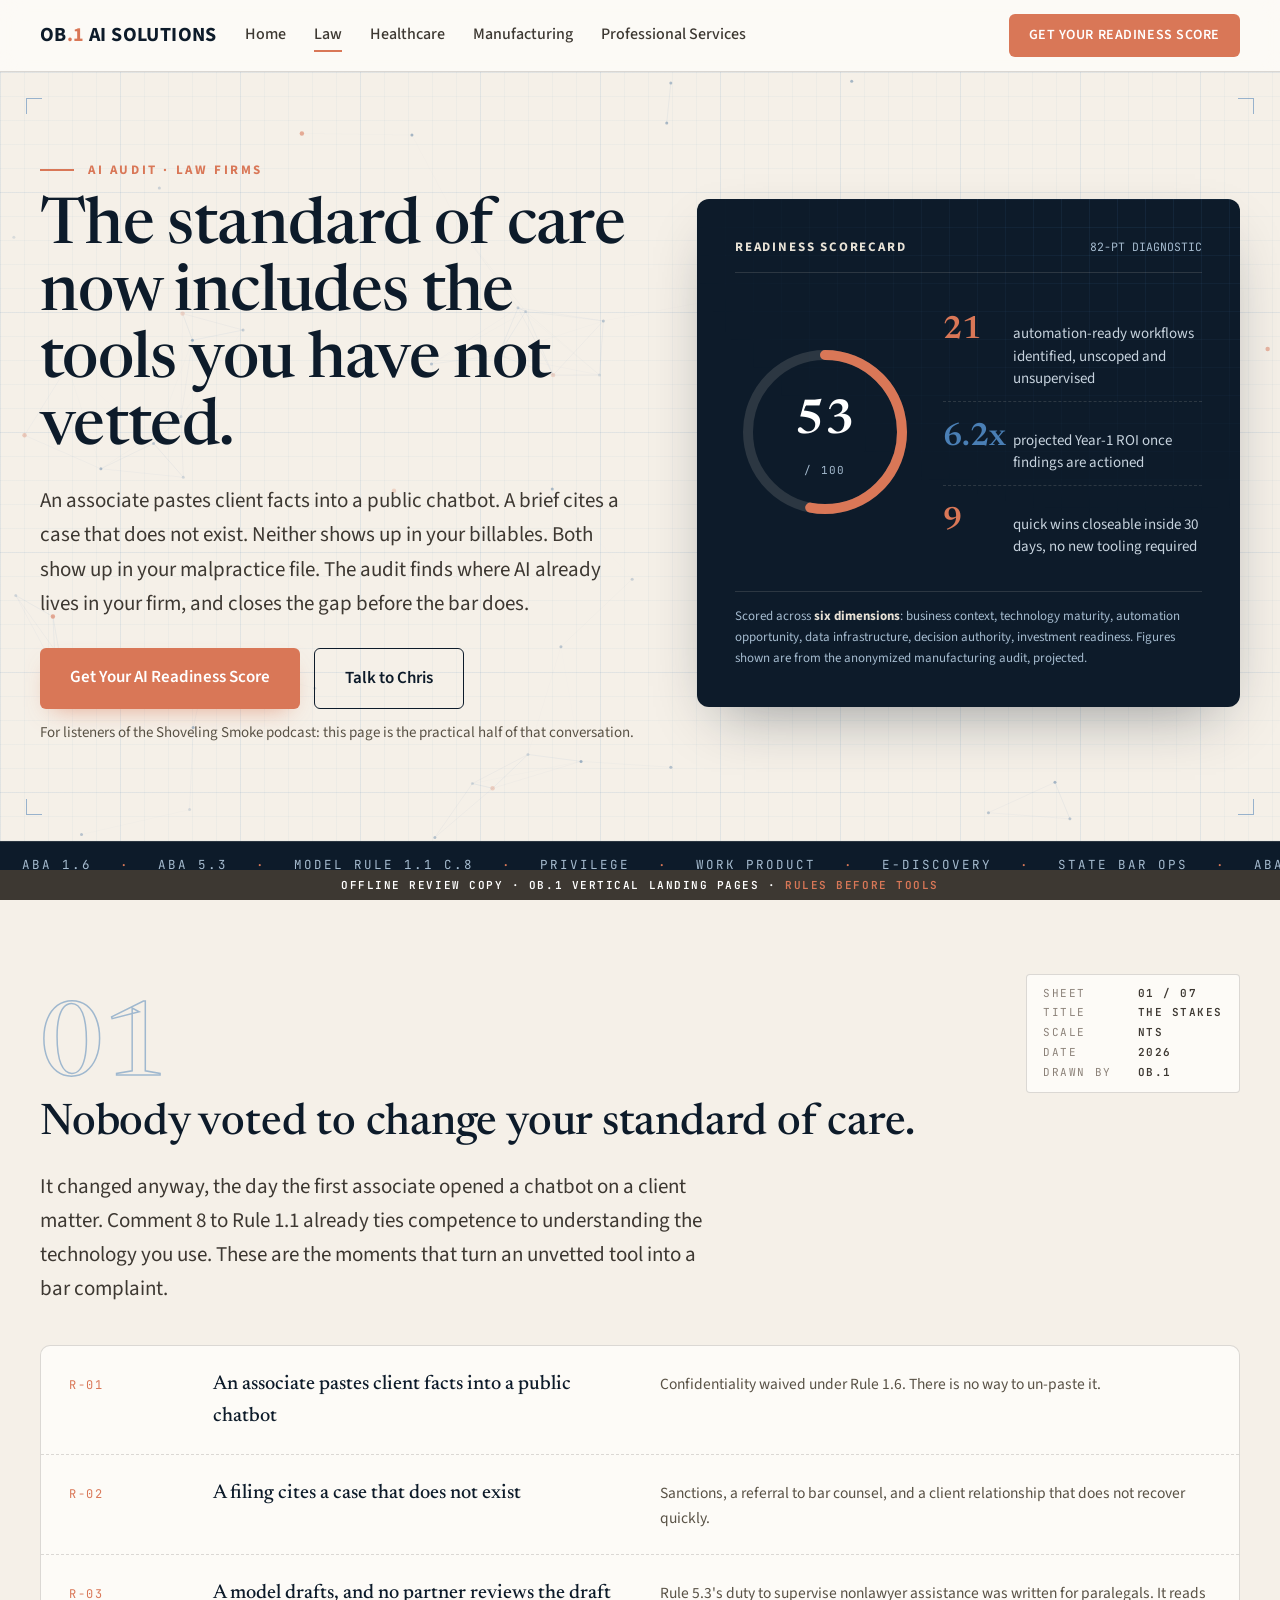
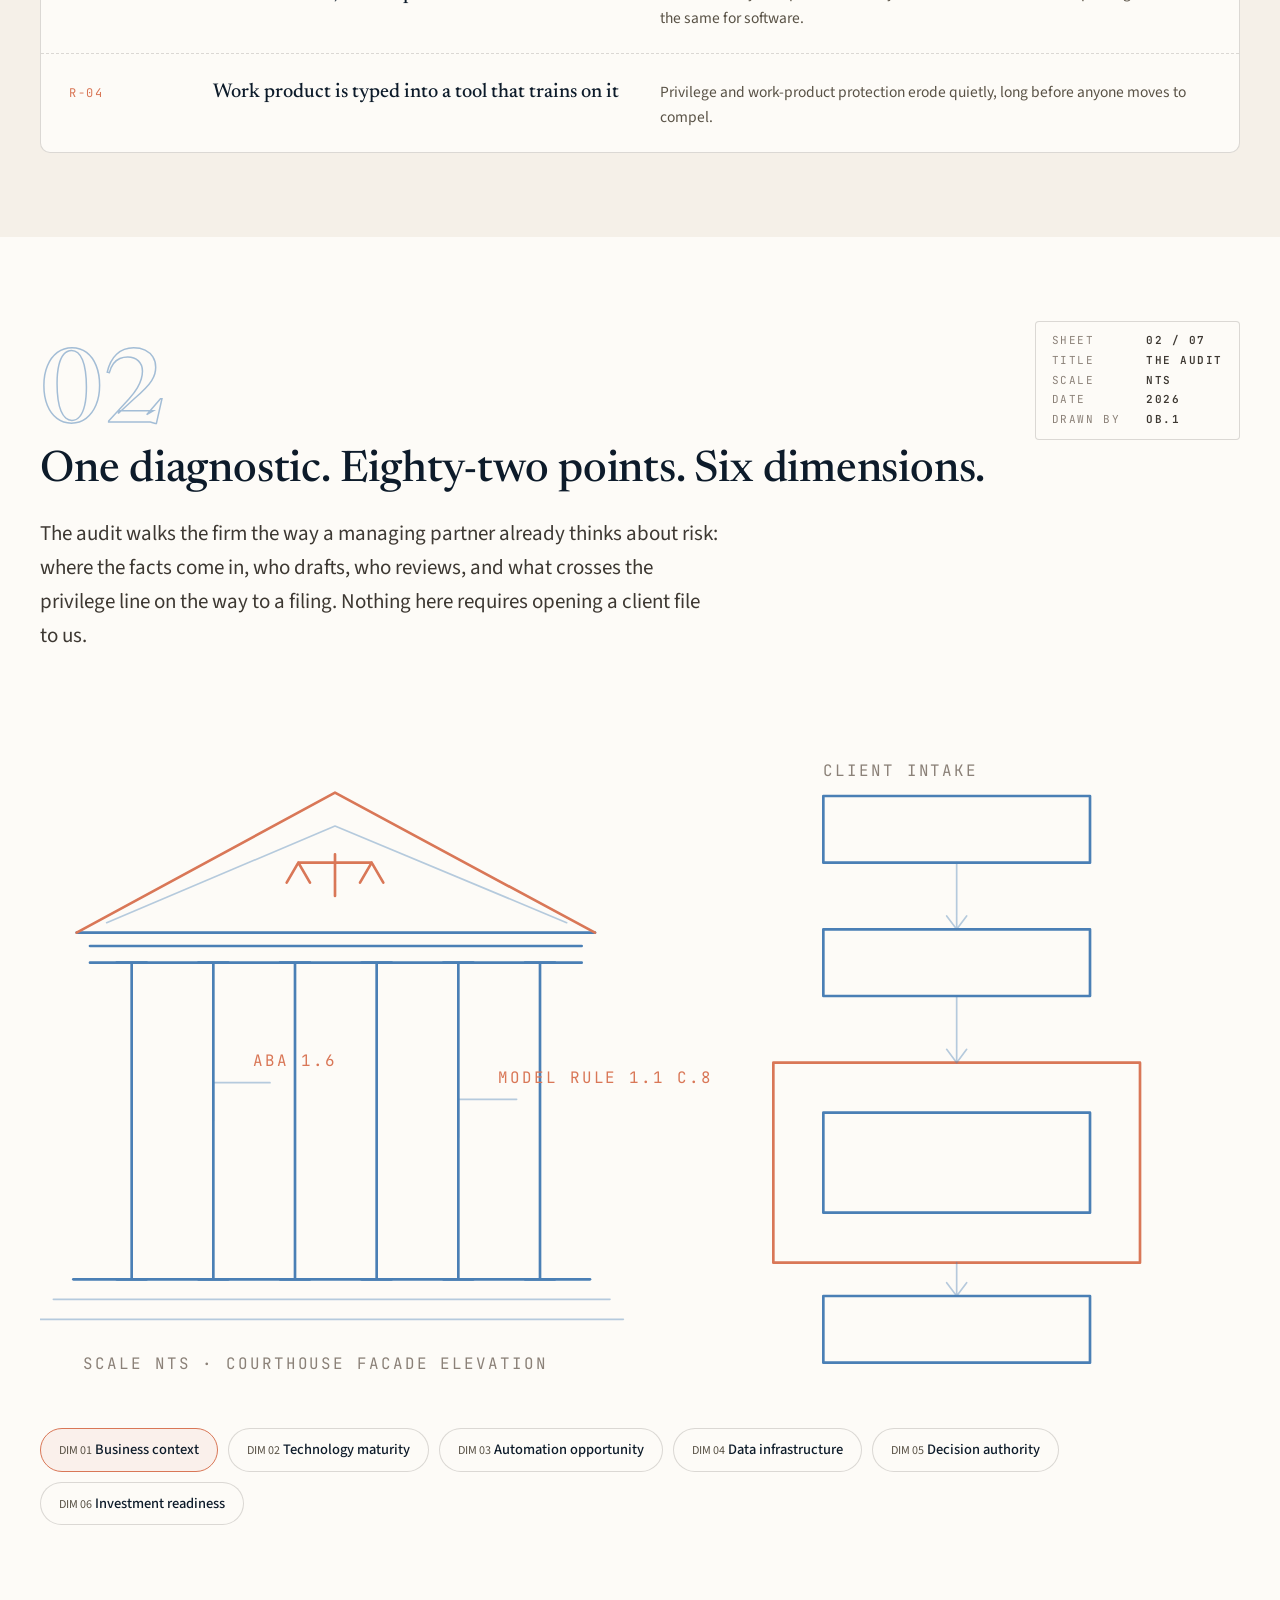
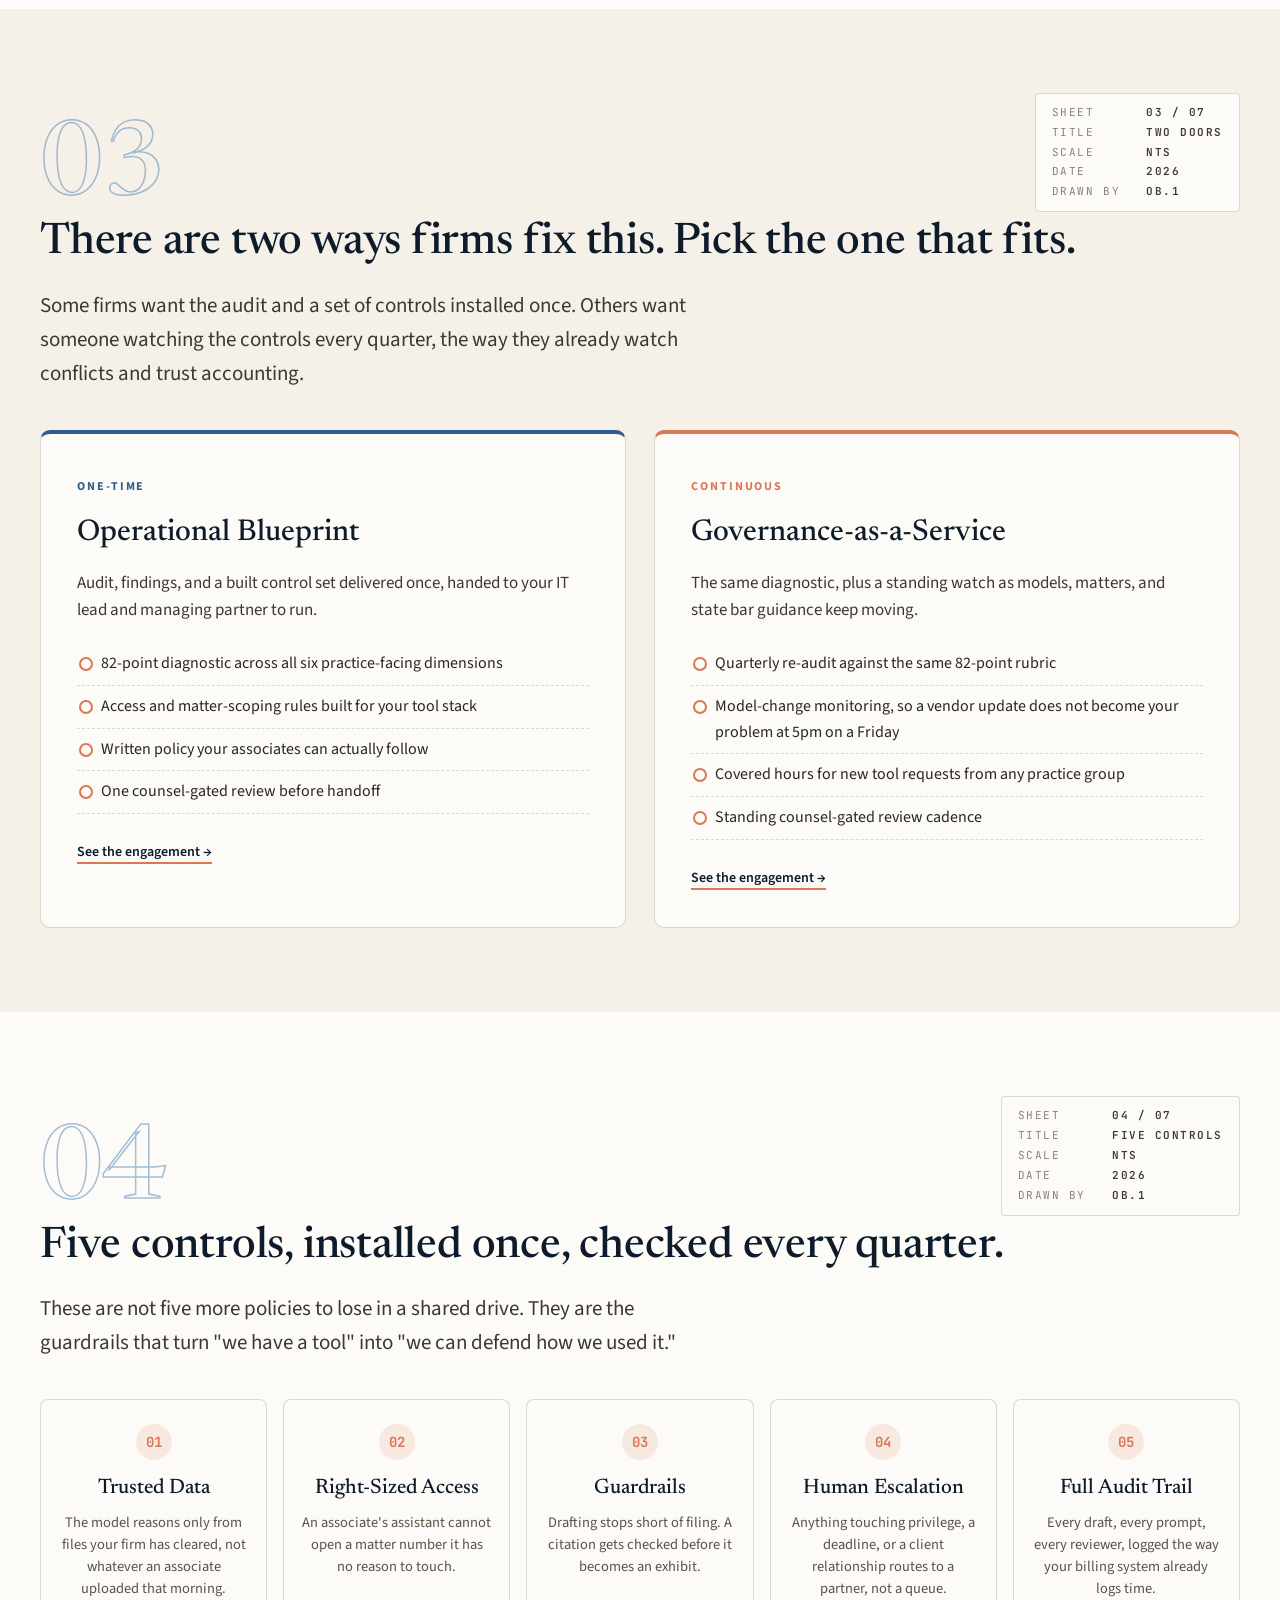
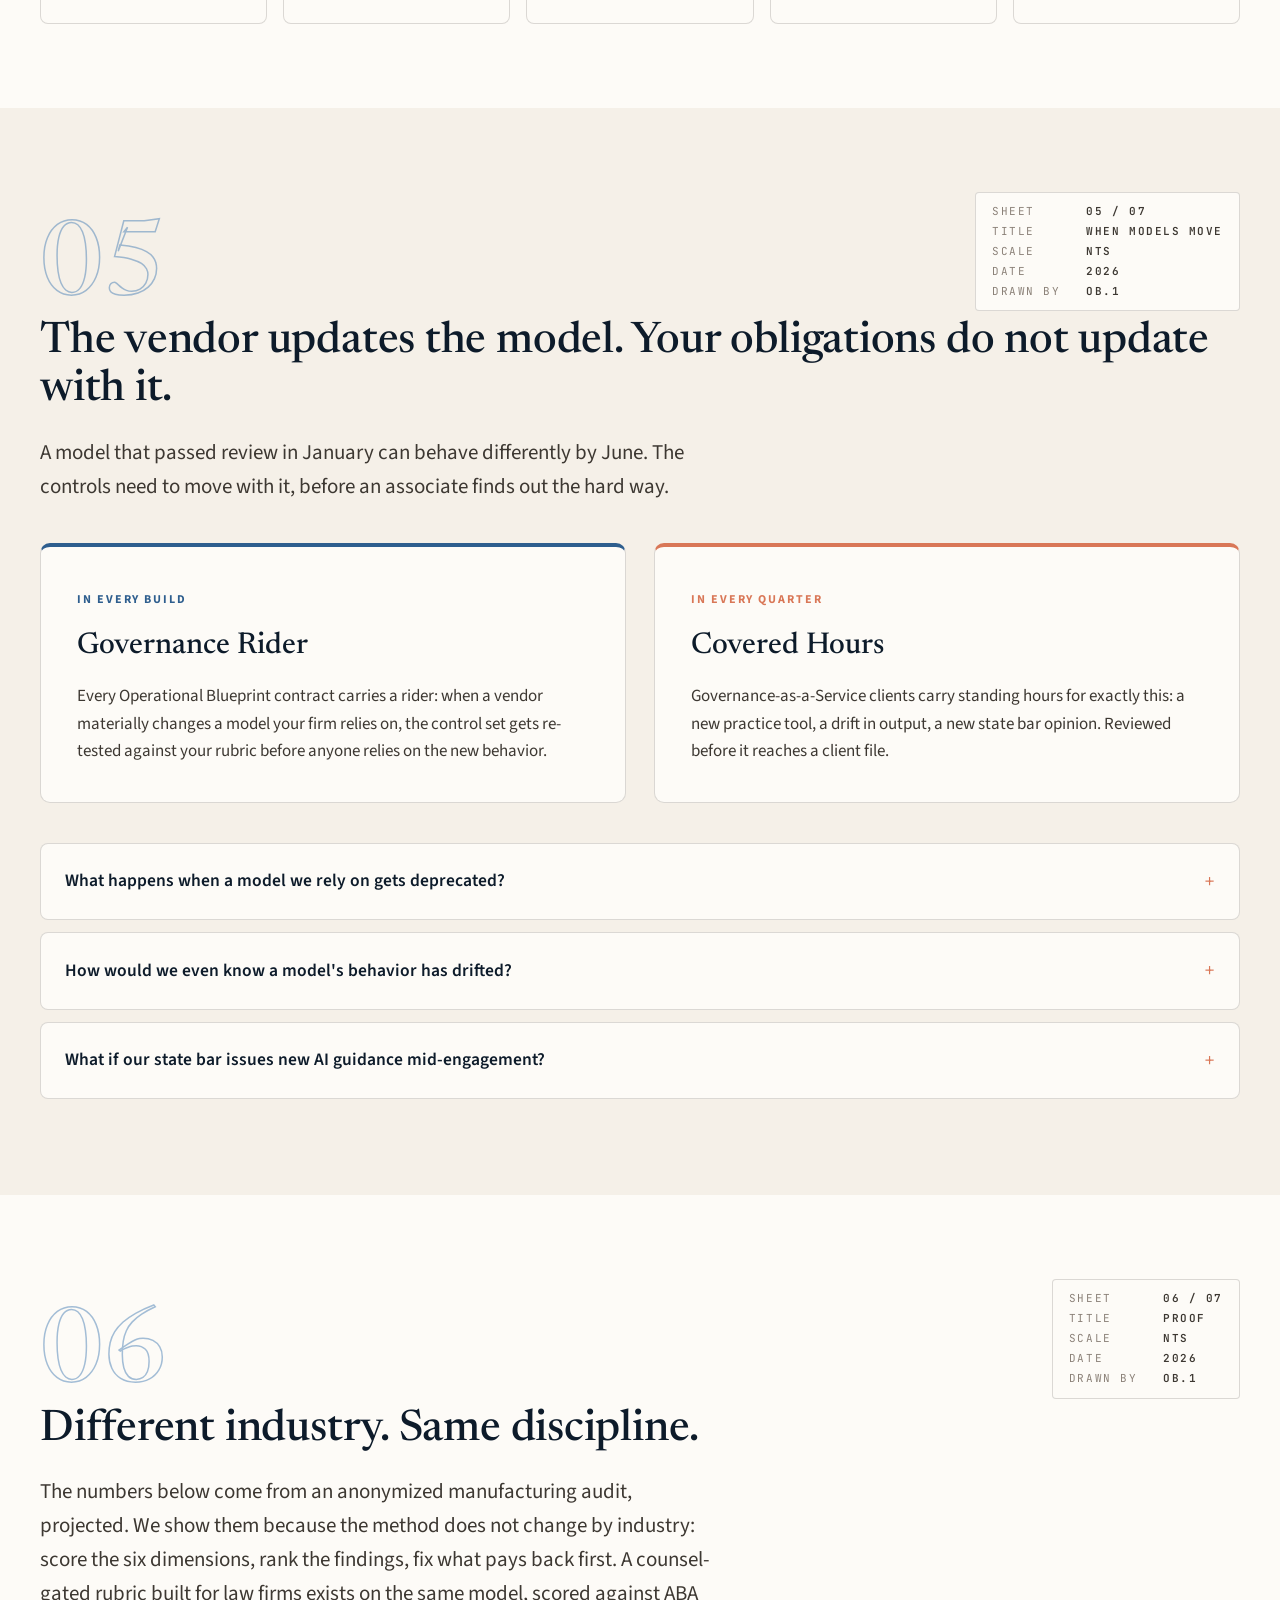
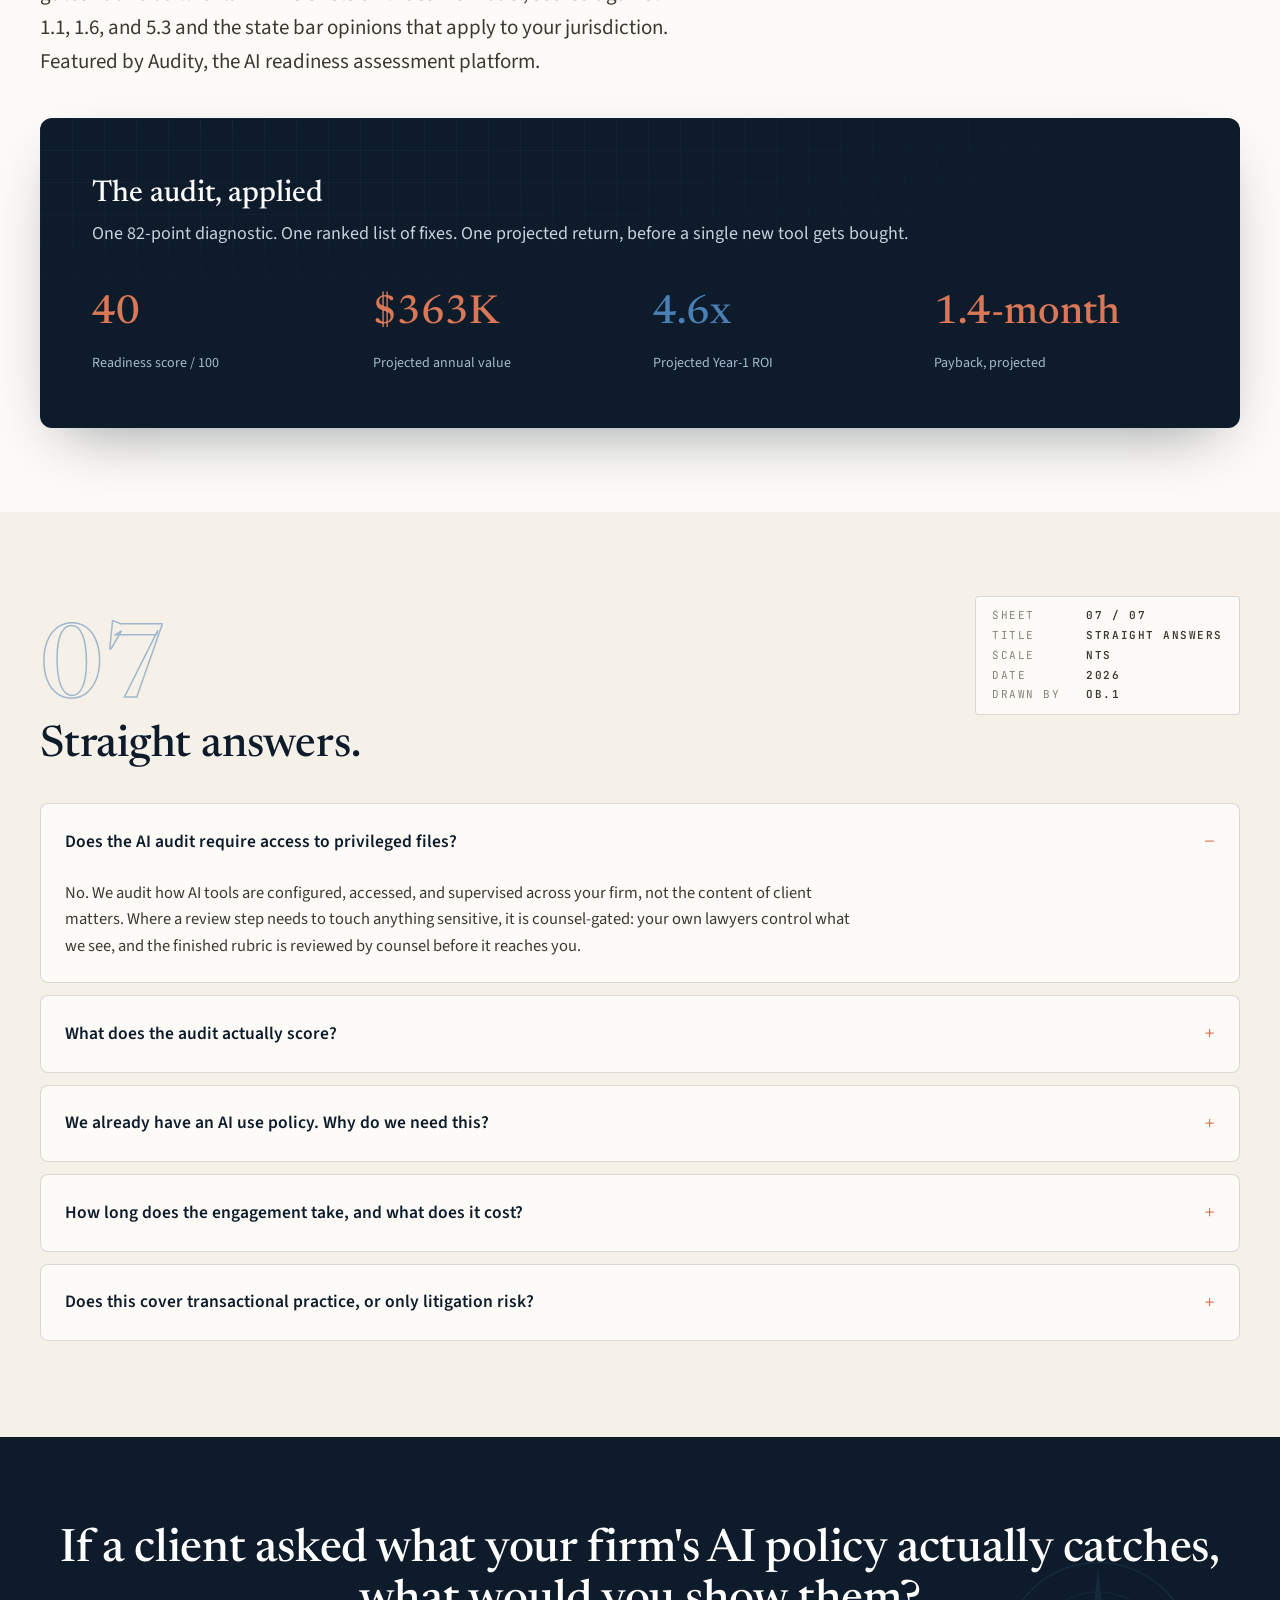
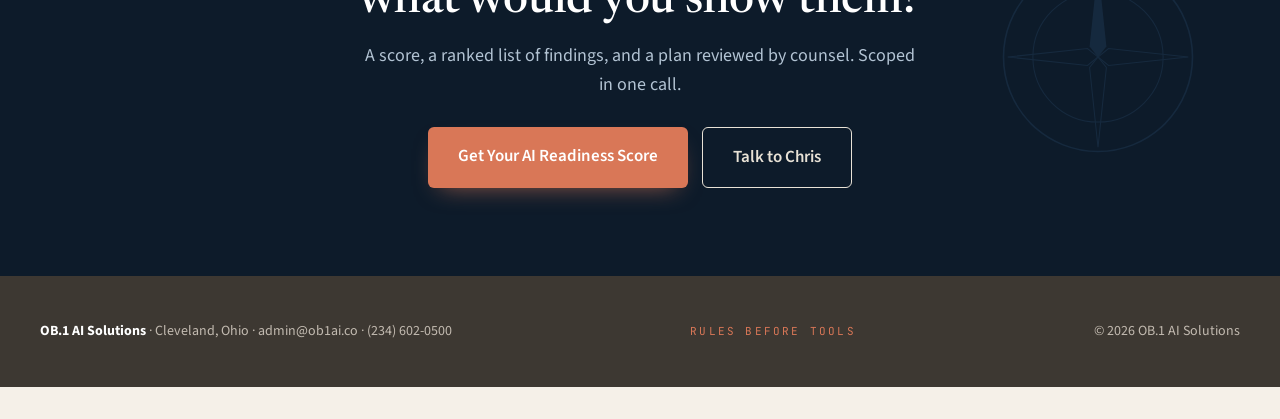
<file: share/law.html>
<!DOCTYPE html>
<html lang="en">
<head>
<meta charset="UTF-8">
<meta name="viewport" content="width=device-width, initial-scale=1">
<title>AI Audit for Law Firms | OB.1 AI Solutions · Rules Before Tools</title>
<meta name="description" content="AI audit for law firms covering ABA Rule 1.1, 1.6, and 5.3 risk. An 82-point AI governance diagnostic that finds what to fix before a client or a court does.">
<link rel="icon" href="data:image/svg+xml,%3Csvg xmlns=%27http://www.w3.org/2000/svg%27 viewBox=%270 0 64 64%27%3E%3Crect width=%2764%27 height=%2764%27 rx=%2712%27 fill=%27%230D1B2A%27/%3E%3Ctext x=%2732%27 y=%2746%27 font-family=%27Georgia,serif%27 font-size=%2736%27 font-style=%27italic%27 fill=%27%23D97757%27 text-anchor=%27middle%27%3E.1%3C/text%3E%3C/svg%3E">
<link rel="canonical" href="https://ob1ai.co/law">
<meta property="og:type" content="website">
<meta property="og:title" content="AI Audit for Law Firms | OB.1 AI Solutions">
<meta property="og:description" content="An 82-point AI governance diagnostic for law firms: ABA 1.1, 1.6, 5.3, privilege, and work product, scored and fixed before a client or a court finds it.">
<meta property="og:url" content="https://ob1ai.co/law">
<meta name="twitter:card" content="summary">
<meta name="twitter:title" content="AI Audit for Law Firms | OB.1 AI Solutions">
<meta name="twitter:description" content="An 82-point AI governance diagnostic for law firms: ABA 1.1, 1.6, 5.3, privilege, and work product, scored and fixed before a client or a court finds it.">
<link rel="preconnect" href="https://fonts.googleapis.com"><link rel="preconnect" href="https://fonts.gstatic.com" crossorigin>
<link href="https://fonts.googleapis.com/css2?family=Source+Sans+3:wght@400;500;600;700&family=Newsreader:ital,opsz,wght@0,6..72,400;0,6..72,500;0,6..72,600;1,6..72,400&family=JetBrains+Mono:wght@400;500&display=swap" rel="stylesheet">
<style>
/* ==========================================================================
   OB.1 AI SOLUTIONS · Architectural Blueprint Design System · v1.0
   Vertical landing pages: Law · Professional Services · Manufacturing · Healthcare
   Canvas: parchment. Structure: blueprint navy. Accent: sunset orange (<=15%).
   Type: Newsreader (display serif) · Source Sans 3 (UI/body) · JetBrains Mono (drafting annotations)
   ========================================================================== */

:root{
  --parchment:#F5F0E8;
  --paper:#FDFBF7;
  --cream:#E8DFD0;
  --navy:#0D1B2A;
  --navy-2:#1B3A5C;
  --blue:#2E5E8E;
  --line:#4A7FB5;
  --orange:#D97757;
  --amber:#E09070;
  --charcoal:#3D3832;
  --stone:#8B8178;
  --ink:#2A2622;
  --hairline:rgba(61,56,50,.18);
  --hairline-d:rgba(232,226,214,.14);
  --t-on-navy:#E8E2D6;
  --t-on-navy-dim:#a5bbcf;
  --serif:'Newsreader',Georgia,serif;
  --sans:'Source Sans 3','Helvetica Neue',Arial,sans-serif;
  --mono:'JetBrains Mono','Fira Code',Consolas,monospace;
  --shadow-card:0 24px 60px -24px rgba(13,27,42,.45);
  --shadow-soft:0 2px 8px rgba(13,27,42,.12);
  --ease-out:cubic-bezier(.2,.7,.2,1);
  --maxw:1280px;
}

*{margin:0;padding:0;box-sizing:border-box}
html{scroll-behavior:smooth}
body{
  font-family:var(--sans);
  background:var(--parchment);
  color:var(--ink);
  line-height:1.62;
  font-size:18px;
  overflow-x:hidden;
  -webkit-font-smoothing:antialiased;
}
img,svg,canvas{max-width:100%;display:block}
a{color:inherit}
::selection{background:rgba(217,119,87,.28)}

.serif{font-family:var(--serif)}
.mono{font-family:var(--mono)}
.wrap{max-width:var(--maxw);margin:0 auto;padding:0 40px}

/* Blueprint grid canvases -------------------------------------------------- */
.grid-bg{
  background-image:
    linear-gradient(rgba(74,127,181,.07) 1px,transparent 1px),
    linear-gradient(90deg,rgba(74,127,181,.07) 1px,transparent 1px),
    linear-gradient(rgba(74,127,181,.045) 1px,transparent 1px),
    linear-gradient(90deg,rgba(74,127,181,.045) 1px,transparent 1px);
  background-size:120px 120px,120px 120px,24px 24px,24px 24px;
}
.dark .grid-bg,.grid-bg.dark{
  background-image:
    linear-gradient(rgba(74,127,181,.14) 1px,transparent 1px),
    linear-gradient(90deg,rgba(74,127,181,.14) 1px,transparent 1px),
    linear-gradient(rgba(74,127,181,.07) 1px,transparent 1px),
    linear-gradient(90deg,rgba(74,127,181,.07) 1px,transparent 1px);
  background-size:120px 120px,120px 120px,24px 24px,24px 24px;
}

/* Type scale --------------------------------------------------------------- */
.eyebrow{
  color:var(--orange);font-size:13px;font-weight:700;letter-spacing:.2em;
  text-transform:uppercase;margin-bottom:14px;display:flex;align-items:center;gap:14px;
}
.eyebrow::before{content:"";width:34px;height:2px;background:var(--orange);flex:none}
h1{font-family:var(--serif);font-weight:500;font-size:clamp(40px,5vw,64px);line-height:1.05;color:var(--navy);letter-spacing:-.01em}
h2{font-family:var(--serif);font-weight:500;font-size:clamp(30px,3.4vw,44px);line-height:1.1;color:var(--navy);margin-bottom:14px;letter-spacing:-.005em}
h3{font-family:var(--serif);font-weight:500;color:var(--navy)}
.lede{font-size:21px;color:var(--charcoal);max-width:680px;margin-top:20px}
.micro{font-size:15px;color:#595246;margin-top:12px}
.dim{font-family:var(--mono);font-size:11.5px;letter-spacing:.1em;color:var(--stone);text-transform:uppercase}

/* Nav ---------------------------------------------------------------------- */
nav.ob1{
  background:rgba(253,251,247,.88);backdrop-filter:blur(12px);-webkit-backdrop-filter:blur(12px);
  border-bottom:1px solid var(--hairline);padding:14px 0;position:sticky;top:0;z-index:90;
}
nav.ob1 .wrap{display:flex;align-items:center;gap:28px}
.logo{font-weight:700;font-size:20px;letter-spacing:.02em;color:var(--navy);text-decoration:none}
.logo span{color:var(--orange)}
nav.ob1 a.nl{color:var(--charcoal);text-decoration:none;font-size:16px;font-weight:500;position:relative}
nav.ob1 a.nl:after{content:"";position:absolute;left:0;bottom:-4px;width:0;height:2px;background:var(--orange);transition:width .28s var(--ease-out)}
nav.ob1 a.nl:hover:after,nav.ob1 a.nl[aria-current]:after{width:100%}
nav.ob1 .cta{margin-left:auto;background:var(--orange);color:#fff;padding:10px 20px;border-radius:6px;font-weight:600;font-size:14px;text-decoration:none;letter-spacing:.04em;transition:background .2s,transform .2s}
nav.ob1 .cta:hover{background:#c4633f;transform:translateY(-1px)}

/* Buttons ------------------------------------------------------------------ */
.btn{display:inline-block;text-decoration:none;font-weight:600;font-size:17px;padding:16px 30px;border-radius:6px;transition:transform .22s var(--ease-out),background .2s,box-shadow .22s}
.btn-primary{background:var(--orange);color:#fff;box-shadow:0 10px 24px -12px rgba(217,119,87,.7)}
.btn-primary:hover{background:#c4633f;transform:translateY(-2px);box-shadow:0 16px 30px -12px rgba(217,119,87,.75)}
.btn-ghost{border:1.5px solid var(--navy);color:var(--navy)}
.btn-ghost:hover{background:rgba(13,27,42,.05);transform:translateY(-2px)}
.on-dark .btn-ghost{border-color:var(--t-on-navy);color:var(--t-on-navy)}
.on-dark .btn-ghost:hover{background:rgba(232,226,214,.08)}
.btn-row{display:flex;gap:14px;margin-top:28px;flex-wrap:wrap}

/* Sections & sheet title-blocks ------------------------------------------- */
section{padding:84px 0;position:relative}
.sheet-head{display:flex;align-items:flex-end;justify-content:space-between;gap:24px;margin-bottom:8px}
.sheet-no{
  font-family:var(--serif);font-weight:500;font-size:clamp(64px,8vw,110px);line-height:.8;
  color:transparent;-webkit-text-stroke:1.5px rgba(74,127,181,.5);user-select:none;flex:none;
}
.dark .sheet-no,.on-dark .sheet-no{-webkit-text-stroke:1.5px rgba(232,226,214,.28)}
.titleblock{
  font-family:var(--mono);font-size:11px;letter-spacing:.14em;text-transform:uppercase;
  color:var(--stone);border:1px solid var(--hairline);border-radius:4px;padding:10px 16px;
  display:grid;grid-template-columns:auto auto;gap:2px 26px;background:var(--paper);
}
.titleblock b{color:var(--charcoal);font-weight:600}
.on-dark .titleblock{border-color:var(--hairline-d);background:rgba(232,226,214,.05);color:var(--t-on-navy-dim)}
.on-dark .titleblock b{color:var(--t-on-navy)}

/* Hero --------------------------------------------------------------------- */
.hero{padding:88px 0 96px;position:relative;overflow:hidden}
.hero .wrap{display:grid;grid-template-columns:1.05fr .95fr;gap:56px;align-items:center;position:relative;z-index:2}
.hero-canvas{position:absolute;inset:0;z-index:1;pointer-events:none}

/* Crop marks (drafting sheet corners) */
.cropmarks{position:absolute;inset:26px;pointer-events:none;z-index:1}
.cropmarks i{position:absolute;width:16px;height:16px;border-color:rgba(74,127,181,.55);border-style:solid;border-width:0}
.cropmarks i:nth-child(1){top:0;left:0;border-top-width:1.5px;border-left-width:1.5px}
.cropmarks i:nth-child(2){top:0;right:0;border-top-width:1.5px;border-right-width:1.5px}
.cropmarks i:nth-child(3){bottom:0;left:0;border-bottom-width:1.5px;border-left-width:1.5px}
.cropmarks i:nth-child(4){bottom:0;right:0;border-bottom-width:1.5px;border-right-width:1.5px}

/* Tilt cards (3D) ---------------------------------------------------------- */
.tilt-wrap{perspective:1200px}
.tilt{transform-style:preserve-3d;transition:transform .5s var(--ease-out);will-change:transform}
.tilt .tilt-inner-pop{transform:translateZ(28px)}

/* Scorecard ---------------------------------------------------------------- */
.scorecard{background:var(--navy);border-radius:12px;padding:38px;color:var(--t-on-navy);box-shadow:var(--shadow-card);position:relative;overflow:hidden}
.scorecard::after{content:"";position:absolute;inset:0;pointer-events:none;background:
  linear-gradient(rgba(74,127,181,.12) 1px,transparent 1px),
  linear-gradient(90deg,rgba(74,127,181,.12) 1px,transparent 1px);
  background-size:28px 28px;mask-image:radial-gradient(120% 90% at 80% 0%,#000 0%,transparent 70%)}
.sc-head{display:flex;justify-content:space-between;align-items:baseline;border-bottom:1px solid var(--hairline-d);padding-bottom:14px;margin-bottom:22px;position:relative;z-index:2}
.sc-head b{font-size:13px;letter-spacing:.14em;text-transform:uppercase}
.sc-head span{font-size:11.5px;color:var(--t-on-navy-dim);font-family:var(--mono);text-align:right;max-width:46%;line-height:1.4}
.dial-row{display:flex;gap:28px;align-items:center;position:relative;z-index:2}
.dial{position:relative;width:180px;height:180px;flex:none}
.dial svg{transform:rotate(-90deg);overflow:visible}
.dial .num{position:absolute;inset:0;display:flex;flex-direction:column;align-items:center;justify-content:center}
.dial .num b{font-size:48px;font-family:var(--serif);font-weight:600;color:#fff}
.dial .num i{font-style:normal;font-size:11px;letter-spacing:.12em;color:var(--t-on-navy-dim);font-family:var(--mono)}
/* static 53% default so the dial never reads as a full ring without JS */
.dial-arc{stroke-dasharray:483.8;stroke-dashoffset:227.4}
.findings{flex:1;display:flex;flex-direction:column}
.finding{display:flex;gap:14px;align-items:baseline;padding:10px 0;border-bottom:1px dashed var(--hairline-d)}
.finding:last-child{border-bottom:none}
.finding b{font-family:var(--serif);font-size:32px;font-weight:600;color:var(--orange);min-width:56px}
.finding.blue b{color:var(--line)}
.finding span{font-size:15px;color:#c7d3de;line-height:1.5}
.sc-foot{margin-top:22px;font-size:13px;color:var(--t-on-navy-dim);border-top:1px solid var(--hairline-d);padding-top:14px;position:relative;z-index:2}
.sc-foot b{color:var(--t-on-navy)}

/* Regulatory ticker -------------------------------------------------------- */
.ticker{background:var(--navy);color:var(--t-on-navy-dim);overflow:hidden;padding:13px 0;border-top:1px solid var(--hairline-d);border-bottom:1px solid var(--hairline-d)}
.ticker-track{display:flex;gap:0;width:max-content;animation:tick 46s linear infinite}
.ticker-seq{display:flex;align-items:center;white-space:nowrap;font-family:var(--mono);font-size:12.5px;letter-spacing:.16em;text-transform:uppercase}
.ticker-seq span{padding:0 22px}
.ticker-seq em{font-style:normal;color:var(--orange);padding:0 6px}
@keyframes tick{to{transform:translateX(-50%)}}
.ticker:hover .ticker-track{animation-play-state:paused}

/* Stat band ---------------------------------------------------------------- */
.stat-band{background:var(--navy);color:var(--t-on-navy);padding:48px 0}
.stat-band .wrap{display:grid;grid-template-columns:repeat(3,1fr);gap:32px;text-align:center}
.stat-band b{display:block;font-family:var(--serif);font-size:44px;font-weight:500;color:#fff}
.stat-band .u{color:var(--orange)}
.stat-band span{font-size:16px;color:#b2c3d3}

/* Cards / doors ------------------------------------------------------------ */
.doors{display:grid;grid-template-columns:1fr 1fr;gap:28px;margin-top:40px}
.door{background:var(--paper);border:1px solid var(--hairline);border-top:4px solid var(--blue);border-radius:10px;padding:36px;transition:transform .32s var(--ease-out),box-shadow .32s}
.door:hover{transform:translateY(-6px);box-shadow:0 30px 50px -30px rgba(13,27,42,.4)}
.door.gaas{border-top-color:var(--orange)}
.door .tag{font-size:12px;font-weight:700;letter-spacing:.16em;text-transform:uppercase;color:var(--blue)}
.door.gaas .tag{color:var(--orange)}
.door h3{font-size:30px;margin:10px 0 12px}
.door p{font-size:17px;color:var(--charcoal)}
.door ul{list-style:none;margin:18px 0 22px}
.door li{font-size:16px;padding:8px 0 8px 24px;position:relative;border-bottom:1px dashed var(--hairline)}
.door li::before{content:"";position:absolute;left:2px;top:14px;width:10px;height:10px;border:2px solid var(--orange);border-radius:50%}
.door a.more{color:var(--navy);font-weight:600;font-size:14px;text-decoration:none;border-bottom:2px solid var(--orange)}

/* Controls grid (agentic five) --------------------------------------------- */
.controls{display:grid;grid-template-columns:repeat(5,1fr);gap:16px;margin-top:40px}
.controls.six{grid-template-columns:repeat(3,1fr)}
.control{background:var(--paper);border:1px solid var(--hairline);border-radius:8px;padding:24px 18px;text-align:center;transition:transform .3s var(--ease-out),border-color .3s}
.control:hover{transform:translateY(-4px);border-color:rgba(217,119,87,.5)}
.control b{display:block;font-family:var(--serif);font-size:21px;font-weight:500;color:var(--navy);margin-bottom:6px}
.control span{font-size:14.5px;color:#595246;line-height:1.5;display:block}
.control .dot{width:36px;height:36px;margin:0 auto 12px;border-radius:50%;background:rgba(217,119,87,.14);display:flex;align-items:center;justify-content:center;color:var(--orange);font-weight:700;font-size:14px;font-family:var(--mono)}

/* Scope / audit ledger rows ------------------------------------------------ */
.ledger{margin-top:40px;border:1px solid var(--hairline);border-radius:10px;overflow:hidden;background:var(--paper)}
.ledger-row{display:grid;grid-template-columns:120px 1fr 1.3fr;gap:24px;padding:22px 28px;border-bottom:1px dashed var(--hairline);align-items:baseline}
.ledger-row:last-child{border-bottom:none}
.ledger-row:hover{background:rgba(74,127,181,.05)}
.ledger-row .no{font-family:var(--mono);font-size:12px;letter-spacing:.14em;color:var(--orange)}
a.ledger-row{text-decoration:none;color:inherit}
.ledger-row b{font-family:var(--serif);font-size:20px;font-weight:500;color:var(--navy)}
.ledger-row span{font-size:15.5px;color:#595246}

/* Chips -------------------------------------------------------------------- */
.chips{display:flex;flex-wrap:wrap;gap:10px;margin-top:32px}
.chip{background:var(--paper);border:1px solid var(--hairline);border-radius:100px;padding:9px 18px;font-size:14.5px;font-weight:500;color:var(--navy)}
.chip small{color:#595246;font-weight:400}
.chip.hot{border-color:var(--orange);background:rgba(217,119,87,.08)}
.arr{color:var(--orange);font-weight:700}

/* Quotes / proof ----------------------------------------------------------- */
.quote{background:var(--paper);border:1px solid var(--hairline);border-radius:10px;padding:30px}
.quote p{font-family:var(--serif);font-size:22px;font-style:italic;color:var(--navy);line-height:1.45}

/* Dark proof panel (case study) -------------------------------------------- */
.case-panel{background:var(--navy);color:var(--t-on-navy);border-radius:12px;padding:52px;margin-top:40px;box-shadow:var(--shadow-card);position:relative;overflow:hidden}
.case-panel .grid-veil{position:absolute;inset:0;pointer-events:none;background:
  linear-gradient(rgba(74,127,181,.1) 1px,transparent 1px),linear-gradient(90deg,rgba(74,127,181,.1) 1px,transparent 1px);
  background-size:32px 32px;mask-image:radial-gradient(130% 100% at 15% 0%,#000,transparent 75%)}
.case-panel h3{color:#fff;font-size:30px}
.case-panel p{color:#c7d3de}
.case-stats{display:grid;grid-template-columns:repeat(4,1fr);gap:26px;margin-top:34px;position:relative;z-index:2}
.case-stats b{display:block;font-family:var(--serif);font-size:40px;font-weight:500;color:var(--orange)}
.case-stats .bl b{color:var(--line)}
.case-stats span{font-size:14px;color:var(--t-on-navy-dim)}

/* FAQ ----------------------------------------------------------------------- */
details.faq{background:var(--paper);border:1px solid var(--hairline);border-radius:8px;margin-bottom:12px;overflow:hidden}
details.faq summary{cursor:pointer;padding:20px 24px;font-weight:600;font-size:17.5px;color:var(--navy);list-style:none;display:flex;justify-content:space-between;align-items:center;gap:18px}
details.faq summary::-webkit-details-marker{display:none}
details.faq summary:after{content:"+";font-family:var(--serif);font-size:22px;color:var(--orange);flex:none}
details.faq[open] summary:after{content:"–"}
details.faq p{padding:0 24px 22px;font-size:16.5px;color:var(--charcoal);max-width:840px}

/* CTA band ------------------------------------------------------------------ */
.cta-band{background:var(--navy);color:#fff;text-align:center;padding:88px 0;position:relative;overflow:hidden}
.cta-band h2{color:#fff;font-size:clamp(32px,3.6vw,46px)}
.cta-band p{color:#b2c3d3;max-width:560px;margin:14px auto 0}
.cta-band .btn-row{justify-content:center}
.compass{position:absolute;right:6%;top:50%;width:210px;height:210px;margin-top:-105px;opacity:.14;animation:spin 70s linear infinite;pointer-events:none}
@keyframes spin{to{transform:rotate(360deg)}}

/* Footer -------------------------------------------------------------------- */
footer.ob1{background:var(--charcoal);color:#c2bab0;padding:44px 0;font-size:14px}
footer.ob1 .wrap{display:flex;justify-content:space-between;flex-wrap:wrap;gap:16px;align-items:center}
footer.ob1 b{color:#fff}
footer.ob1 a{color:#c2bab0;text-decoration:none}
footer.ob1 a:hover{color:#fff}
.foot-tag{font-family:var(--mono);font-size:11px;letter-spacing:.2em;text-transform:uppercase;color:var(--orange)}

/* Schematic (SVG blueprint drawings) ---------------------------------------- */
.schematic{position:relative}
.schematic svg{width:100%;height:auto}
.schematic .draw{fill:none;stroke:var(--line);stroke-width:1.6;stroke-linecap:round;stroke-linejoin:round}
.schematic .draw.o{stroke:var(--orange)}
.schematic .draw.faint{stroke:rgba(74,127,181,.4);stroke-width:1}
.schematic text{font-family:var(--mono);font-size:9.5px;letter-spacing:.12em;fill:var(--stone);text-transform:uppercase}
.schematic .lbl-o{fill:var(--orange)}
.on-dark .schematic .draw{stroke:#7fa8cd}
.on-dark .schematic text{fill:var(--t-on-navy-dim)}
/* draw-on-scroll: js sets stroke-dasharray/offset then animates */
.schematic .draw{transition:none}

/* Reveal engine ------------------------------------------------------------- */
.reveal{opacity:0;transform:translateY(26px);transition:opacity .8s var(--ease-out),transform .8s var(--ease-out)}
.reveal.on{opacity:1;transform:none}
.reveal.d1{transition-delay:.08s}.reveal.d2{transition-delay:.16s}.reveal.d3{transition-delay:.24s}
.reveal.d4{transition-delay:.32s}.reveal.d5{transition-delay:.4s}

/* Breadcrumb rail (vertical pages) ------------------------------------------ */
.rail{position:fixed;left:18px;top:50%;transform:translateY(-50%);z-index:80;display:flex;flex-direction:column;gap:14px}
.rail a{width:9px;height:9px;border-radius:50%;border:1.5px solid var(--stone);display:block;transition:background .25s,border-color .25s,transform .25s}
.rail a.on{background:var(--orange);border-color:var(--orange);transform:scale(1.25)}
@media(max-width:1360px){.rail{display:none}}

/* Responsive ---------------------------------------------------------------- */
@media(max-width:980px){
  .hero .wrap{grid-template-columns:1fr}
  .doors,.quotes{grid-template-columns:1fr}
  .controls,.controls.six{grid-template-columns:repeat(2,1fr)}
  .case-stats{grid-template-columns:repeat(2,1fr)}
  .ledger-row{grid-template-columns:70px 1fr;gap:10px}
  .ledger-row span{grid-column:2}
  .stat-band .wrap{grid-template-columns:1fr;gap:22px}
  .sheet-head{flex-direction:column;align-items:flex-start;gap:10px}
  .titleblock{display:none}
  nav.ob1 .wrap{flex-wrap:wrap;gap:8px 18px}
  nav.ob1 a.nl{font-size:14px}
  nav.ob1 .cta{padding:8px 14px;font-size:12.5px}
  .wrap{padding:0 22px}
  .compass{display:none}
}
@media(prefers-reduced-motion:reduce){
  *,*::before,*::after{animation-duration:.01ms!important;animation-iteration-count:1!important;transition-duration:.01ms!important}
  html{scroll-behavior:auto}
  .reveal{opacity:1;transform:none}
  .ticker-track{animation:none}
}

</style>
<noscript><style>.reveal{opacity:1;transform:none}</style></noscript>
<script type="application/ld+json">
{
  "@context": "https://schema.org",
  "@type": "ProfessionalService",
  "name": "OB.1 AI Solutions",
  "url": "https://ob1ai.co/law",
  "email": "admin@ob1ai.co",
  "telephone": "+1-234-602-0500",
  "areaServed": ["Ohio", "United States"],
  "address": {
    "@type": "PostalAddress",
    "addressLocality": "Cleveland",
    "addressRegion": "OH",
    "addressCountry": "US"
  },
  "description": "AI governance audits for law firms: an 82-point diagnostic covering ABA Rule 1.1, 1.6, and 5.3 risk, privilege exposure, and automation opportunity, delivered as a fixed-phase, flat-fee engagement.",
  "slogan": "Rules Before Tools"
}
</script>
<script type="application/ld+json">
{
  "@context": "https://schema.org",
  "@type": "FAQPage",
  "mainEntity": [
    {
      "@type": "Question",
      "name": "Does the AI audit require access to privileged files?",
      "acceptedAnswer": {
        "@type": "Answer",
        "text": "No. We audit how AI tools are configured, accessed, and supervised across your firm, not the content of client matters. Where a review step needs to touch anything sensitive, it is counsel-gated: your own lawyers control what we see, and the finished rubric is reviewed by counsel before it reaches you."
      }
    },
    {
      "@type": "Question",
      "name": "What does the audit actually score?",
      "acceptedAnswer": {
        "@type": "Answer",
        "text": "Six dimensions: business context, technology maturity, automation opportunity, data infrastructure, decision authority, and investment readiness. Eighty-two points across those six produce one readiness score and a ranked list of fixes."
      }
    },
    {
      "@type": "Question",
      "name": "We already have an AI use policy. Why do we need this?",
      "acceptedAnswer": {
        "@type": "Answer",
        "text": "A policy states intent. An audit tests practice against it: which associates are using which tools, on which matters, with what oversight. Most firms we meet have a policy and a gap between the policy and the desk."
      }
    },
    {
      "@type": "Question",
      "name": "How long does the engagement take, and what does it cost?",
      "acceptedAnswer": {
        "@type": "Answer",
        "text": "It is a fixed-phase, flat-fee engagement, scoped in one call. Most firms move from audit to a working control set inside a quarter."
      }
    },
    {
      "@type": "Question",
      "name": "Does this cover transactional practice, or only litigation risk?",
      "acceptedAnswer": {
        "@type": "Answer",
        "text": "Both. Hallucinated citations are the headline risk, but confidentiality under Rule 1.6, supervision under Rule 5.3, and work-product exposure apply to deal teams and diligence rooms the same as they apply to litigators."
      }
    },
    {
      "@type": "Question",
      "name": "What happens when a model we rely on gets deprecated?",
      "acceptedAnswer": {
        "@type": "Answer",
        "text": "Your rider triggers a re-test against the same rubric used at audit. You get findings, not a surprise, and a plan for the swap before the old model goes dark."
      }
    },
    {
      "@type": "Question",
      "name": "How would we even know a model's behavior has drifted?",
      "acceptedAnswer": {
        "@type": "Answer",
        "text": "The audit trail installed in Sheet 04 is the early-warning system. Drift shows up as a pattern in the logs long before it shows up in a client complaint."
      }
    },
    {
      "@type": "Question",
      "name": "What if our state bar issues new AI guidance mid-engagement?",
      "acceptedAnswer": {
        "@type": "Answer",
        "text": "The rubric gets updated and your existing controls get re-checked against it. That is the difference between a policy and a standing practice."
      }
    }
  ]
}
</script>
</head>
<body>

<nav class="ob1">
  <div class="wrap">
    <a class="logo" href="index.html">OB<span>.1</span> AI SOLUTIONS</a>
    <a class="nl" href="index.html">Home</a>
    <a class="nl" href="law.html" aria-current="page">Law</a>
    <a class="nl" href="healthcare.html">Healthcare</a>
    <a class="nl" href="manufacturing.html">Manufacturing</a>
    <a class="nl" href="professional-services.html">Professional Services</a>
    <a class="cta" href="https://ob1ai.co/services">GET YOUR READINESS SCORE</a>
  </div>
</nav>

<div class="rail" aria-hidden="false">
  <a href="#s1" title="The Stakes"></a>
  <a href="#s2" title="The Audit"></a>
  <a href="#s3" title="Two Doors"></a>
  <a href="#s4" title="Five Controls"></a>
  <a href="#s5" title="When Models Move"></a>
  <a href="#s6" title="Proof"></a>
  <a href="#s7" title="Straight Answers"></a>
</div>

<header class="hero grid-bg" id="top">
  <canvas class="hero-canvas" data-density="1"></canvas>
  <div class="cropmarks" aria-hidden="true"><i></i><i></i><i></i><i></i></div>
  <div class="wrap">
    <div class="reveal">
      <p class="eyebrow">AI Audit &middot; Law Firms</p>
      <h1>The standard of care now includes the tools you have not vetted.</h1>
      <p class="lede">An associate pastes client facts into a public chatbot. A brief cites a case that does not exist. Neither shows up in your billables. Both show up in your malpractice file. The audit finds where AI already lives in your firm, and closes the gap before the bar does.</p>
      <div class="btn-row">
        <a class="btn btn-primary" href="https://ob1ai.co/services">Get Your AI Readiness Score</a>
        <a class="btn btn-ghost" href="mailto:chris@ob1ai.co">Talk to Chris</a>
      </div>
      <p class="micro">For listeners of the Shoveling Smoke podcast: this page is the practical half of that conversation.</p>
    </div>
    <div class="tilt-wrap reveal d2">
      <div class="scorecard tilt">
        <div class="sc-head">
          <b>Readiness Scorecard</b>
          <span>82-PT DIAGNOSTIC</span>
        </div>
        <div class="dial-row">
          <div class="dial">
            <svg width="180" height="180" viewBox="0 0 180 180">
              <circle cx="90" cy="90" r="77" fill="none" stroke="rgba(232,226,214,.14)" stroke-width="10"></circle>
              <circle class="dial-arc" data-score="53" cx="90" cy="90" r="77" fill="none" stroke="#D97757" stroke-width="10" stroke-linecap="round"></circle>
            </svg>
            <div class="num"><b>53</b><i>/ 100</i></div>
          </div>
          <div class="findings">
            <div class="finding"><b data-count="21">21</b><span>automation-ready workflows identified, unscoped and unsupervised</span></div>
            <div class="finding blue"><b data-count="6.2" data-decimals="1" data-suffix="x">6.2x</b><span>projected Year-1 ROI once findings are actioned</span></div>
            <div class="finding"><b data-count="9">9</b><span>quick wins closeable inside 30 days, no new tooling required</span></div>
          </div>
        </div>
        <div class="sc-foot">Scored across <b>six dimensions</b>: business context, technology maturity, automation opportunity, data infrastructure, decision authority, investment readiness. Figures shown are from the anonymized manufacturing audit, projected.</div>
      </div>
    </div>
  </div>
</header>

<div class="ticker">
  <div class="ticker-track">
    <div class="ticker-seq">
      <span>ABA 1.6</span><em>&middot;</em><span>ABA 5.3</span><em>&middot;</em><span>MODEL RULE 1.1 C.8</span><em>&middot;</em><span>PRIVILEGE</span><em>&middot;</em><span>WORK PRODUCT</span><em>&middot;</em><span>E-DISCOVERY</span><em>&middot;</em><span>STATE BAR OPS</span><em>&middot;</em>
    </div>
    <div class="ticker-seq">
      <span>ABA 1.6</span><em>&middot;</em><span>ABA 5.3</span><em>&middot;</em><span>MODEL RULE 1.1 C.8</span><em>&middot;</em><span>PRIVILEGE</span><em>&middot;</em><span>WORK PRODUCT</span><em>&middot;</em><span>E-DISCOVERY</span><em>&middot;</em><span>STATE BAR OPS</span><em>&middot;</em>
    </div>
  </div>
</div>

<section id="s1">
  <div class="wrap">
    <div class="sheet-head reveal">
      <div>
        <div class="sheet-no">01</div>
      </div>
      <div class="titleblock">
        <span>SHEET</span><b>01 / 07</b>
        <span>TITLE</span><b>THE STAKES</b>
        <span>SCALE</span><b>NTS</b>
        <span>DATE</span><b>2026</b>
        <span>DRAWN BY</span><b>OB.1</b>
      </div>
    </div>
    <h2 class="reveal">Nobody voted to change your standard of care.</h2>
    <p class="lede reveal">It changed anyway, the day the first associate opened a chatbot on a client matter. Comment 8 to Rule 1.1 already ties competence to understanding the technology you use. These are the moments that turn an unvetted tool into a bar complaint.</p>
    <div class="ledger reveal">
      <div class="ledger-row">
        <span class="no">R-01</span>
        <b>An associate pastes client facts into a public chatbot</b>
        <span>Confidentiality waived under Rule 1.6. There is no way to un-paste it.</span>
      </div>
      <div class="ledger-row">
        <span class="no">R-02</span>
        <b>A filing cites a case that does not exist</b>
        <span>Sanctions, a referral to bar counsel, and a client relationship that does not recover quickly.</span>
      </div>
      <div class="ledger-row">
        <span class="no">R-03</span>
        <b>A model drafts, and no partner reviews the draft</b>
        <span>Rule 5.3's duty to supervise nonlawyer assistance was written for paralegals. It reads the same for software.</span>
      </div>
      <div class="ledger-row">
        <span class="no">R-04</span>
        <b>Work product is typed into a tool that trains on it</b>
        <span>Privilege and work-product protection erode quietly, long before anyone moves to compel.</span>
      </div>
    </div>
  </div>
</section>

<section style="background:var(--paper)" id="s2">
  <div class="wrap">
    <div class="sheet-head reveal">
      <div>
        <div class="sheet-no">02</div>
      </div>
      <div class="titleblock">
        <span>SHEET</span><b>02 / 07</b>
        <span>TITLE</span><b>THE AUDIT</b>
        <span>SCALE</span><b>NTS</b>
        <span>DATE</span><b>2026</b>
        <span>DRAWN BY</span><b>OB.1</b>
      </div>
    </div>
    <h2 class="reveal">One diagnostic. Eighty-two points. Six dimensions.</h2>
    <p class="lede reveal">The audit walks the firm the way a managing partner already thinks about risk: where the facts come in, who drafts, who reviews, and what crosses the privilege line on the way to a filing. Nothing here requires opening a client file to us.</p>
    <div class="schematic reveal" style="margin-top:44px">
      <svg viewBox="0 0 720 420" role="img" aria-label="Blueprint elevation of a courthouse facade beside a privilege and supervision flow diagram" aria-hidden="true">
        <!-- LEFT: courthouse facade elevation -->
        <path class="draw" d="M20,350 L330,350"></path>
        <path class="draw faint" d="M8,362 L342,362"></path>
        <path class="draw faint" d="M0,374 L350,374"></path>
        <path class="draw" d="M55,160 L55,350 M46,350 L64,350 M46,160 L64,160"></path>
        <path class="draw" d="M104,160 L104,350 M95,350 L113,350 M95,160 L113,160"></path>
        <path class="draw" d="M153,160 L153,350 M144,350 L162,350 M144,160 L162,160"></path>
        <path class="draw" d="M202,160 L202,350 M193,350 L211,350 M193,160 L211,160"></path>
        <path class="draw" d="M251,160 L251,350 M242,350 L260,350 M242,160 L260,160"></path>
        <path class="draw" d="M300,160 L300,350 M291,350 L309,350 M291,160 L309,160"></path>
        <path class="draw" d="M30,160 L325,160"></path>
        <path class="draw" d="M30,150 L325,150"></path>
        <path class="draw" d="M22,142 L333,142"></path>
        <path class="draw o" d="M22,142 L177,58 L333,142"></path>
        <path class="draw faint" d="M40,136 L177,78 L316,136"></path>
        <path class="draw o" d="M177,95 L177,120 M155,100 L199,100 M155,100 L148,112 M155,100 L162,112 M199,100 L192,112 M199,100 L206,112"></path>
        <path class="draw faint" d="M104,255 L104,232 L138,232"></path>
        <path class="draw faint" d="M251,265 L251,242 L286,242"></path>

        <!-- RIGHT: privilege & supervision flow -->
        <path class="draw" d="M470,60 L630,60 L630,100 L470,100 Z"></path>
        <path class="draw" d="M470,140 L630,140 L630,180 L470,180 Z"></path>
        <path class="draw o" d="M440,220 L660,220 L660,340 L440,340 Z"></path>
        <path class="draw" d="M470,250 L630,250 L630,310 L470,310 Z"></path>
        <path class="draw" d="M470,360 L630,360 L630,400 L470,400 Z"></path>
        <path class="draw faint" d="M550,100 L550,140 M544,132 L550,140 L556,132"></path>
        <path class="draw faint" d="M550,180 L550,220 M544,212 L550,220 L556,212"></path>
        <path class="draw faint" d="M550,340 L550,360 M544,352 L550,360 L556,352"></path>

        <text x="26" y="404">SCALE NTS &middot; COURTHOUSE FACADE ELEVATION</text>
        <text x="128" y="222" class="lbl-o">ABA 1.6</text>
        <text x="275" y="232" class="lbl-o">MODEL RULE 1.1 C.8</text>
        <text x="470" y="48">CLIENT INTAKE</text>
        <text x="470" y="128">AI DRAFT ASSIST</text>
        <text x="446" y="212" class="lbl-o">PRIVILEGE BOUNDARY</text>
        <text x="470" y="248">COUNSEL REVIEW</text>
        <text x="470" y="326" class="lbl-o">SUPERVISED &middot; ABA 5.3</text>
        <text x="470" y="348">FILED / PRODUCED</text>
      </svg>
    </div>
    <div class="chips reveal">
      <div class="chip hot"><small>DIM 01</small> Business context</div>
      <div class="chip"><small>DIM 02</small> Technology maturity</div>
      <div class="chip"><small>DIM 03</small> Automation opportunity</div>
      <div class="chip"><small>DIM 04</small> Data infrastructure</div>
      <div class="chip"><small>DIM 05</small> Decision authority</div>
      <div class="chip"><small>DIM 06</small> Investment readiness</div>
    </div>
  </div>
</section>

<section id="s3">
  <div class="wrap">
    <div class="sheet-head reveal">
      <div>
        <div class="sheet-no">03</div>
      </div>
      <div class="titleblock">
        <span>SHEET</span><b>03 / 07</b>
        <span>TITLE</span><b>TWO DOORS</b>
        <span>SCALE</span><b>NTS</b>
        <span>DATE</span><b>2026</b>
        <span>DRAWN BY</span><b>OB.1</b>
      </div>
    </div>
    <h2 class="reveal">There are two ways firms fix this. Pick the one that fits.</h2>
    <p class="lede reveal">Some firms want the audit and a set of controls installed once. Others want someone watching the controls every quarter, the way they already watch conflicts and trust accounting.</p>
    <div class="doors">
      <div class="door reveal">
        <span class="tag">One-time</span>
        <h3>Operational Blueprint</h3>
        <p>Audit, findings, and a built control set delivered once, handed to your IT lead and managing partner to run.</p>
        <ul>
          <li>82-point diagnostic across all six practice-facing dimensions</li>
          <li>Access and matter-scoping rules built for your tool stack</li>
          <li>Written policy your associates can actually follow</li>
          <li>One counsel-gated review before handoff</li>
        </ul>
        <a class="more" href="https://ob1ai.co/services">See the engagement &rarr;</a>
      </div>
      <div class="door gaas reveal d2">
        <span class="tag">Continuous</span>
        <h3>Governance-as-a-Service</h3>
        <p>The same diagnostic, plus a standing watch as models, matters, and state bar guidance keep moving.</p>
        <ul>
          <li>Quarterly re-audit against the same 82-point rubric</li>
          <li>Model-change monitoring, so a vendor update does not become your problem at 5pm on a Friday</li>
          <li>Covered hours for new tool requests from any practice group</li>
          <li>Standing counsel-gated review cadence</li>
        </ul>
        <a class="more" href="https://ob1ai.co/services">See the engagement &rarr;</a>
      </div>
    </div>
  </div>
</section>

<section style="background:var(--paper)" id="s4">
  <div class="wrap">
    <div class="sheet-head reveal">
      <div>
        <div class="sheet-no">04</div>
      </div>
      <div class="titleblock">
        <span>SHEET</span><b>04 / 07</b>
        <span>TITLE</span><b>FIVE CONTROLS</b>
        <span>SCALE</span><b>NTS</b>
        <span>DATE</span><b>2026</b>
        <span>DRAWN BY</span><b>OB.1</b>
      </div>
    </div>
    <h2 class="reveal">Five controls, installed once, checked every quarter.</h2>
    <p class="lede reveal">These are not five more policies to lose in a shared drive. They are the guardrails that turn "we have a tool" into "we can defend how we used it."</p>
    <div class="controls">
      <div class="control reveal"><div class="dot">01</div><b>Trusted Data</b><span>The model reasons only from files your firm has cleared, not whatever an associate uploaded that morning.</span></div>
      <div class="control reveal d1"><div class="dot">02</div><b>Right-Sized Access</b><span>An associate's assistant cannot open a matter number it has no reason to touch.</span></div>
      <div class="control reveal d2"><div class="dot">03</div><b>Guardrails</b><span>Drafting stops short of filing. A citation gets checked before it becomes an exhibit.</span></div>
      <div class="control reveal d3"><div class="dot">04</div><b>Human Escalation</b><span>Anything touching privilege, a deadline, or a client relationship routes to a partner, not a queue.</span></div>
      <div class="control reveal d4"><div class="dot">05</div><b>Full Audit Trail</b><span>Every draft, every prompt, every reviewer, logged the way your billing system already logs time.</span></div>
    </div>
  </div>
</section>

<section id="s5">
  <div class="wrap">
    <div class="sheet-head reveal">
      <div>
        <div class="sheet-no">05</div>
      </div>
      <div class="titleblock">
        <span>SHEET</span><b>05 / 07</b>
        <span>TITLE</span><b>WHEN MODELS MOVE</b>
        <span>SCALE</span><b>NTS</b>
        <span>DATE</span><b>2026</b>
        <span>DRAWN BY</span><b>OB.1</b>
      </div>
    </div>
    <h2 class="reveal">The vendor updates the model. Your obligations do not update with it.</h2>
    <p class="lede reveal">A model that passed review in January can behave differently by June. The controls need to move with it, before an associate finds out the hard way.</p>
    <div class="doors">
      <div class="door reveal">
        <span class="tag">In every build</span>
        <h3>Governance Rider</h3>
        <p>Every Operational Blueprint contract carries a rider: when a vendor materially changes a model your firm relies on, the control set gets re-tested against your rubric before anyone relies on the new behavior.</p>
      </div>
      <div class="door gaas reveal d2">
        <span class="tag">In every quarter</span>
        <h3>Covered Hours</h3>
        <p>Governance-as-a-Service clients carry standing hours for exactly this: a new practice tool, a drift in output, a new state bar opinion. Reviewed before it reaches a client file.</p>
      </div>
    </div>
    <div style="margin-top:40px">
      <details class="faq reveal">
        <summary>What happens when a model we rely on gets deprecated?</summary>
        <p>Your rider triggers a re-test against the same rubric used at audit. You get findings, not a surprise, and a plan for the swap before the old model goes dark.</p>
      </details>
      <details class="faq reveal d1">
        <summary>How would we even know a model's behavior has drifted?</summary>
        <p>The audit trail installed in Sheet 04 is the early-warning system. Drift shows up as a pattern in the logs long before it shows up in a client complaint.</p>
      </details>
      <details class="faq reveal d2">
        <summary>What if our state bar issues new AI guidance mid-engagement?</summary>
        <p>The rubric gets updated and your existing controls get re-checked against it. That is the difference between a policy and a standing practice.</p>
      </details>
    </div>
  </div>
</section>

<section style="background:var(--paper)" id="s6">
  <div class="wrap">
    <div class="sheet-head reveal">
      <div>
        <div class="sheet-no">06</div>
      </div>
      <div class="titleblock">
        <span>SHEET</span><b>06 / 07</b>
        <span>TITLE</span><b>PROOF</b>
        <span>SCALE</span><b>NTS</b>
        <span>DATE</span><b>2026</b>
        <span>DRAWN BY</span><b>OB.1</b>
      </div>
    </div>
    <h2 class="reveal">Different industry. Same discipline.</h2>
    <p class="lede reveal">The numbers below come from an anonymized manufacturing audit, projected. We show them because the method does not change by industry: score the six dimensions, rank the findings, fix what pays back first. A counsel-gated rubric built for law firms exists on the same model, scored against ABA 1.1, 1.6, and 5.3 and the state bar opinions that apply to your jurisdiction. Featured by Audity, the AI readiness assessment platform.</p>
    <div class="case-panel reveal">
      <div class="grid-veil" aria-hidden="true"></div>
      <h3>The audit, applied</h3>
      <p>One 82-point diagnostic. One ranked list of fixes. One projected return, before a single new tool gets bought.</p>
      <div class="case-stats">
        <div><b data-count="53">53</b><span>Readiness score / 100</span></div>
        <div><b data-count="487" data-prefix="$" data-suffix="K">$487K</b><span>Projected annual value</span></div>
        <div class="bl"><b data-count="6.2" data-decimals="1" data-suffix="x">6.2x</b><span>Projected Year-1 ROI</span></div>
        <div><b data-count="1.9" data-decimals="1" data-suffix="-month">1.9-month</b><span>Payback, projected</span></div>
      </div>
    </div>
  </div>
</section>

<section id="s7">
  <div class="wrap">
    <div class="sheet-head reveal">
      <div>
        <div class="sheet-no">07</div>
      </div>
      <div class="titleblock">
        <span>SHEET</span><b>07 / 07</b>
        <span>TITLE</span><b>STRAIGHT ANSWERS</b>
        <span>SCALE</span><b>NTS</b>
        <span>DATE</span><b>2026</b>
        <span>DRAWN BY</span><b>OB.1</b>
      </div>
    </div>
    <h2 class="reveal">Straight answers.</h2>
    <div style="margin-top:32px">
      <details class="faq reveal" open>
        <summary>Does the AI audit require access to privileged files?</summary>
        <p>No. We audit how AI tools are configured, accessed, and supervised across your firm, not the content of client matters. Where a review step needs to touch anything sensitive, it is counsel-gated: your own lawyers control what we see, and the finished rubric is reviewed by counsel before it reaches you.</p>
      </details>
      <details class="faq reveal d1">
        <summary>What does the audit actually score?</summary>
        <p>Six dimensions: business context, technology maturity, automation opportunity, data infrastructure, decision authority, and investment readiness. Eighty-two points across those six produce one readiness score and a ranked list of fixes.</p>
      </details>
      <details class="faq reveal d2">
        <summary>We already have an AI use policy. Why do we need this?</summary>
        <p>A policy states intent. An audit tests practice against it: which associates are using which tools, on which matters, with what oversight. Most firms we meet have a policy and a gap between the policy and the desk.</p>
      </details>
      <details class="faq reveal d3">
        <summary>How long does the engagement take, and what does it cost?</summary>
        <p>It is a fixed-phase, flat-fee engagement, scoped in one call. Most firms move from audit to a working control set inside a quarter.</p>
      </details>
      <details class="faq reveal d4">
        <summary>Does this cover transactional practice, or only litigation risk?</summary>
        <p>Both. Hallucinated citations are the headline risk, but confidentiality under Rule 1.6, supervision under Rule 5.3, and work-product exposure apply to deal teams and diligence rooms the same as they apply to litigators.</p>
      </details>
    </div>
  </div>
</section>

<section class="cta-band grid-bg on-dark">
  <svg class="compass" viewBox="0 0 200 200" aria-hidden="true">
    <circle cx="100" cy="100" r="90" fill="none" stroke="#4A7FB5" stroke-width="1.5"></circle>
    <circle cx="100" cy="100" r="62" fill="none" stroke="#4A7FB5" stroke-width="1"></circle>
    <path d="M100,14 L108,90 L100,100 L92,90 Z" fill="#4A7FB5"></path>
    <path d="M100,186 L108,110 L100,100 L92,110 Z" fill="none" stroke="#4A7FB5" stroke-width="1"></path>
    <path d="M14,100 L90,92 L100,100 L90,108 Z" fill="none" stroke="#4A7FB5" stroke-width="1"></path>
    <path d="M186,100 L110,92 L100,100 L110,108 Z" fill="none" stroke="#4A7FB5" stroke-width="1"></path>
  </svg>
  <div class="wrap reveal">
    <h2 class="serif">If a client asked what your firm's AI policy actually catches, what would you show them?</h2>
    <p>A score, a ranked list of findings, and a plan reviewed by counsel. Scoped in one call.</p>
    <div class="btn-row">
      <a class="btn btn-primary" href="https://ob1ai.co/services">Get Your AI Readiness Score</a>
      <a class="btn btn-ghost" href="mailto:chris@ob1ai.co">Talk to Chris</a>
    </div>
  </div>
</section>

<footer class="ob1">
  <div class="wrap">
    <div><b>OB.1 AI Solutions</b> &middot; Cleveland, Ohio &middot; <a href="mailto:admin@ob1ai.co">admin@ob1ai.co</a> &middot; <a href="tel:+12346020500">(234) 602-0500</a></div>
    <div class="foot-tag">RULES BEFORE TOOLS</div>
    <div>&copy; 2026 OB.1 AI Solutions</div>
  </div>
</footer>

<script>
/* OB.1 motion engine · reveals, count-ups, dial arcs, SVG draw-on-scroll,
   3D tilt cards, hero particle field, section rail. No dependencies. */
(function(){
  'use strict';
  var reduced = window.matchMedia('(prefers-reduced-motion: reduce)').matches;

  /* ---- Scroll reveals ---- */
  var io = new IntersectionObserver(function(es){
    es.forEach(function(e){
      if(e.isIntersecting){ e.target.classList.add('on'); io.unobserve(e.target); }
    });
  },{threshold:.14,rootMargin:'0px 0px -40px 0px'});
  document.querySelectorAll('.reveal').forEach(function(el){ io.observe(el); });

  /* ---- Count-up numbers: <b data-count="53" data-suffix="%" data-decimals="1"> ---- */
  function countUp(el){
    var target = parseFloat(el.dataset.count), dec = parseInt(el.dataset.decimals||'0',10);
    var pre = el.dataset.prefix||'', suf = el.dataset.suffix||'', dur = 1500, t0 = null;
    if(reduced){ el.textContent = pre + target.toFixed(dec) + suf; return; }
    function tick(ts){
      if(!t0) t0 = ts;
      var k = Math.min((ts-t0)/dur,1), e = 1-Math.pow(1-k,3);
      el.textContent = pre + (target*e).toFixed(dec) + suf;
      if(k<1) requestAnimationFrame(tick);
    }
    requestAnimationFrame(tick);
  }
  var cio = new IntersectionObserver(function(es){
    es.forEach(function(e){
      if(e.isIntersecting){ countUp(e.target); cio.unobserve(e.target); }
    });
  },{threshold:.5});
  document.querySelectorAll('[data-count]').forEach(function(el){ cio.observe(el); });

  /* ---- Dial arc: <circle class="dial-arc" data-score="53" r="77"> ---- */
  var dio = new IntersectionObserver(function(es){
    es.forEach(function(e){
      if(!e.isIntersecting) return;
      var c = e.target, r = parseFloat(c.getAttribute('r')), C = 2*Math.PI*r;
      var score = parseFloat(c.dataset.score);
      c.style.strokeDasharray = C;
      c.style.strokeDashoffset = C;
      c.getBoundingClientRect();
      c.style.transition = reduced ? 'none' : 'stroke-dashoffset 1.6s cubic-bezier(.2,.7,.2,1)';
      c.style.strokeDashoffset = C - C*(score/100);
      dio.unobserve(c);
    });
  },{threshold:.5});
  document.querySelectorAll('.dial-arc').forEach(function(el){ dio.observe(el); });

  /* ---- Fail-open: anything not yet revealed shows itself shortly after load,
     so non-scrolling renderers (search engines, print, capture) see full content. */
  var armFns = [];
  window.addEventListener('load', function(){
    setTimeout(function(){
      document.querySelectorAll('.reveal:not(.on)').forEach(function(el){
        el.classList.add('on'); io.unobserve(el);
      });
      armFns.forEach(function(f){ f(); });
    }, 4000);
  });

  /* ---- SVG draw-on-scroll: every .schematic .draw path animates its stroke ---- */
  function prepDraw(p,i){
    var len; try{ len = p.getTotalLength(); }catch(e){ return; }
    p.style.strokeDasharray = len;
    p.style.strokeDashoffset = len;
    p.dataset.len = len; p.dataset.idx = i;
  }
  document.querySelectorAll('.schematic').forEach(function(s){
    var paths = s.querySelectorAll('.draw');
    paths.forEach(prepDraw);
    var texts = s.querySelectorAll('text');
    texts.forEach(function(t){ t.style.opacity = 0; t.style.transition = 'opacity .7s ease'; });
    var fired = false;
    function fire(){
      if(fired) return; fired = true;
      paths.forEach(function(p){
        if(!p.dataset.len) return;
        var d = 120*parseInt(p.dataset.idx,10);
        p.style.transition = reduced ? 'none' : 'stroke-dashoffset 1.5s cubic-bezier(.2,.7,.2,1) '+d+'ms';
        p.style.strokeDashoffset = 0;
      });
      var base = reduced?0:900;
      texts.forEach(function(t,i){ setTimeout(function(){ t.style.opacity = 1; }, base + i*90); });
      sio.disconnect();
    }
    var sio = new IntersectionObserver(function(es){
      es.forEach(function(e){ if(e.isIntersecting) fire(); });
    },{threshold:.3});
    sio.observe(s);
    armFns.push(fire);
  });

  /* ---- 3D tilt: pointer-tracked, desktop only ---- */
  if(!reduced && matchMedia('(pointer:fine)').matches){
    document.querySelectorAll('.tilt-wrap').forEach(function(w){
      var card = w.querySelector('.tilt'); if(!card) return;
      w.addEventListener('pointermove', function(ev){
        var r = w.getBoundingClientRect();
        var x = (ev.clientX-r.left)/r.width - .5, y = (ev.clientY-r.top)/r.height - .5;
        card.style.transform = 'rotateY('+(x*7)+'deg) rotateX('+(-y*7)+'deg)';
      });
      w.addEventListener('pointerleave', function(){ card.style.transform = ''; });
    });
  }

  /* ---- Hero particle field: <canvas class="hero-canvas" data-density="1"> ----
     Drifting plotter points + short connective linework, brand tinted, very low key. */
  document.querySelectorAll('canvas.hero-canvas').forEach(function(cv){
    if(reduced) return;
    var ctx = cv.getContext('2d'), pts = [], W, H, raf;
    var dark = cv.dataset.theme === 'dark';
    function size(){
      var r = cv.parentElement.getBoundingClientRect();
      W = cv.width = r.width * devicePixelRatio;
      H = cv.height = r.height * devicePixelRatio;
      cv.style.width = r.width+'px'; cv.style.height = r.height+'px';
      var n = Math.min(70, Math.floor(r.width/22) * (parseFloat(cv.dataset.density||'1')));
      pts = [];
      for(var i=0;i<n;i++) pts.push({
        x:Math.random()*W, y:Math.random()*H,
        vx:(Math.random()-.5)*.14*devicePixelRatio, vy:(Math.random()-.5)*.14*devicePixelRatio,
        o:Math.random()*.5+.2, hot:Math.random()<.12
      });
    }
    function step(){
      ctx.clearRect(0,0,W,H);
      var linkD = 130*devicePixelRatio;
      for(var i=0;i<pts.length;i++){
        var p = pts[i];
        p.x += p.vx; p.y += p.vy;
        if(p.x<0||p.x>W) p.vx*=-1;
        if(p.y<0||p.y>H) p.vy*=-1;
        for(var j=i+1;j<pts.length;j++){
          var q = pts[j], dx = p.x-q.x, dy = p.y-q.y, d = Math.sqrt(dx*dx+dy*dy);
          if(d<linkD){
            ctx.strokeStyle = dark
              ? 'rgba(127,168,205,'+(.13*(1-d/linkD))+')'
              : 'rgba(74,127,181,'+(.15*(1-d/linkD))+')';
            ctx.lineWidth = devicePixelRatio*.7;
            ctx.beginPath(); ctx.moveTo(p.x,p.y); ctx.lineTo(q.x,q.y); ctx.stroke();
          }
        }
        ctx.fillStyle = p.hot
          ? 'rgba(217,119,87,'+(p.o*.9)+')'
          : (dark ? 'rgba(127,168,205,'+(p.o*.7)+')' : 'rgba(46,94,142,'+(p.o*.6)+')');
        ctx.beginPath(); ctx.arc(p.x,p.y,(p.hot?2.2:1.5)*devicePixelRatio,0,7); ctx.fill();
      }
      raf = requestAnimationFrame(step);
    }
    var vio = new IntersectionObserver(function(es){
      es.forEach(function(e){
        if(e.isIntersecting){ if(!raf) step(); }
        else { cancelAnimationFrame(raf); raf = null; }
      });
    });
    size(); vio.observe(cv);
    addEventListener('resize', function(){ size(); });
  });

  /* ---- Section rail: <div class="rail"><a href="#s1">... highlights on scroll ---- */
  var rail = document.querySelector('.rail');
  if(rail){
    var links = [].slice.call(rail.querySelectorAll('a'));
    var secs = links.map(function(a){ return document.querySelector(a.getAttribute('href')); });
    var rio = new IntersectionObserver(function(es){
      es.forEach(function(e){
        if(e.isIntersecting){
          links.forEach(function(a){ a.classList.remove('on'); });
          var i = secs.indexOf(e.target);
          if(i>-1) links[i].classList.add('on');
        }
      });
    },{rootMargin:'-45% 0px -45% 0px'});
    secs.forEach(function(s){ if(s) rio.observe(s); });
  }
})();

</script>
<div style="position:fixed;bottom:0;left:0;right:0;z-index:999;background:#3D3832;color:#fff;font:600 11px/1.5 'JetBrains Mono',monospace;letter-spacing:.14em;text-transform:uppercase;padding:7px 16px;text-align:center">OFFLINE REVIEW COPY &middot; OB.1 VERTICAL LANDING PAGES &middot; <span style="color:#D97757">RULES BEFORE TOOLS</span></div><div style="height:32px"></div>
</body>
</html>
</file>
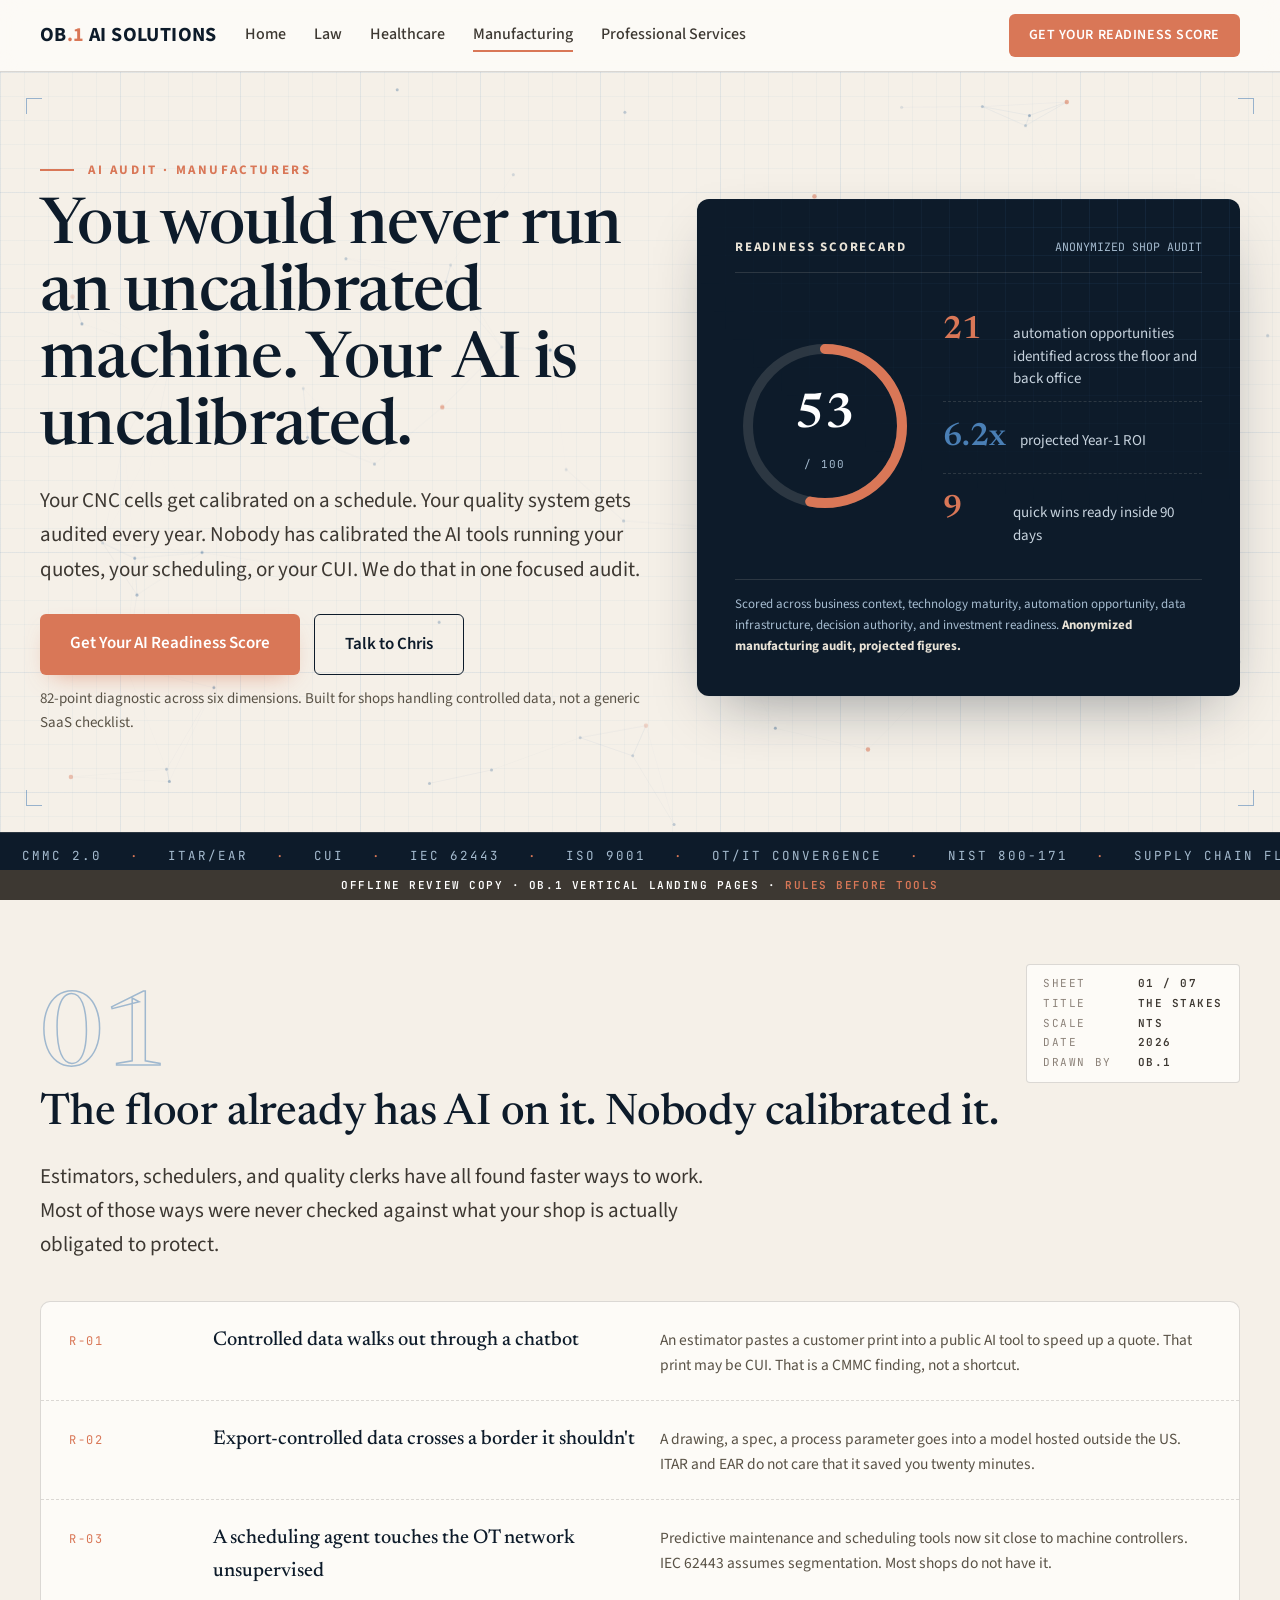
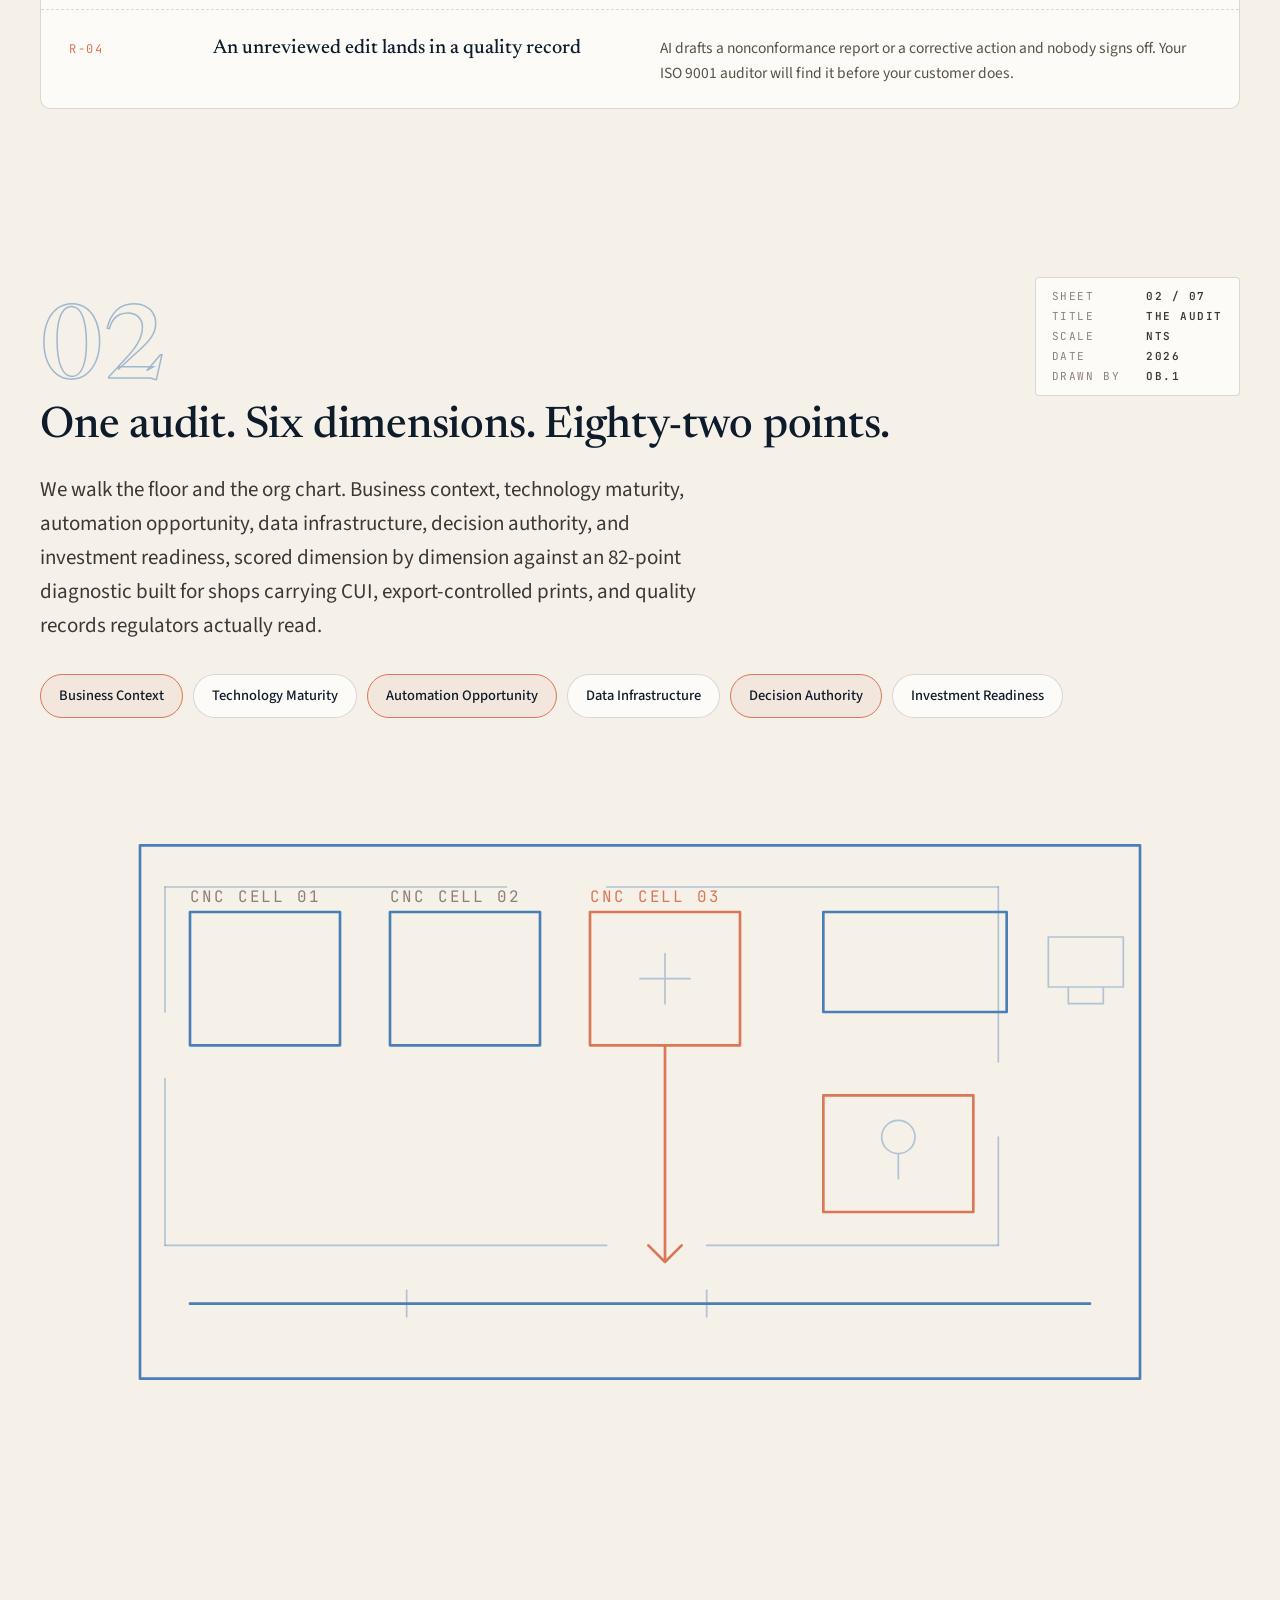
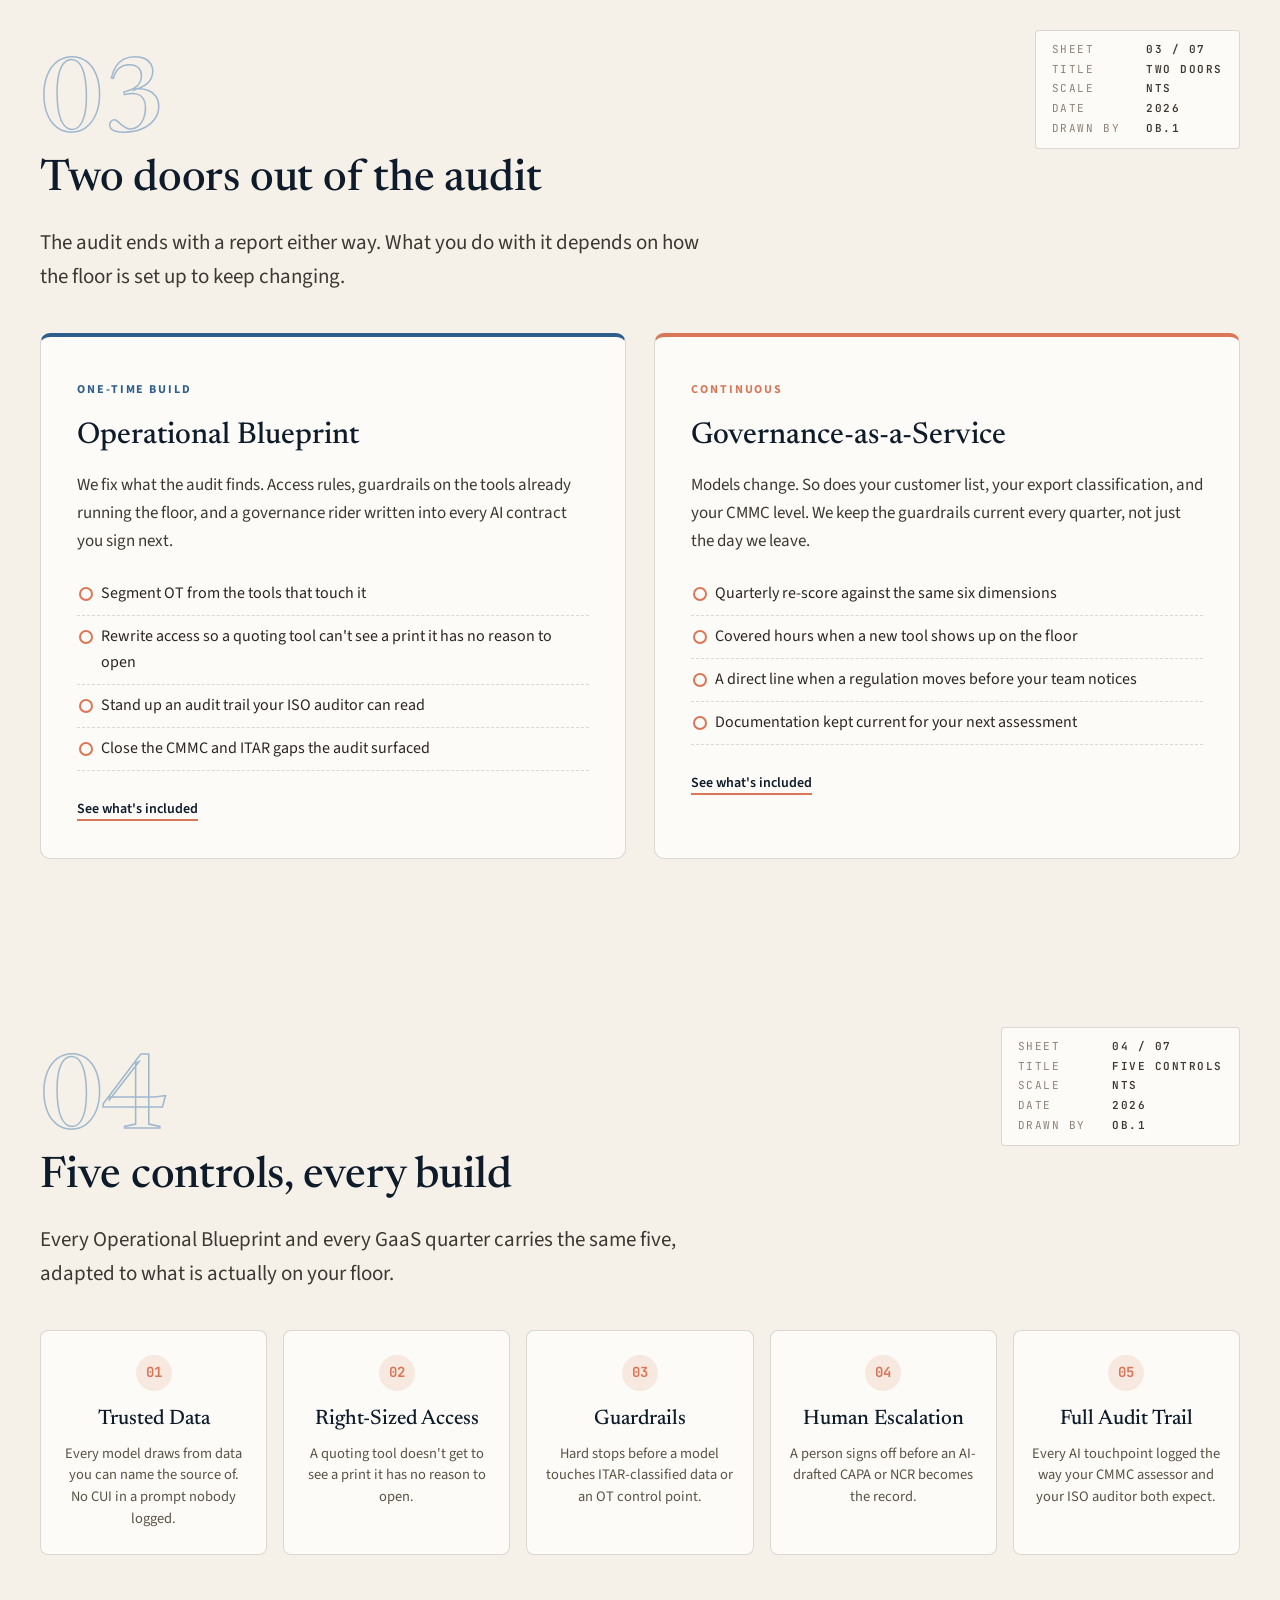
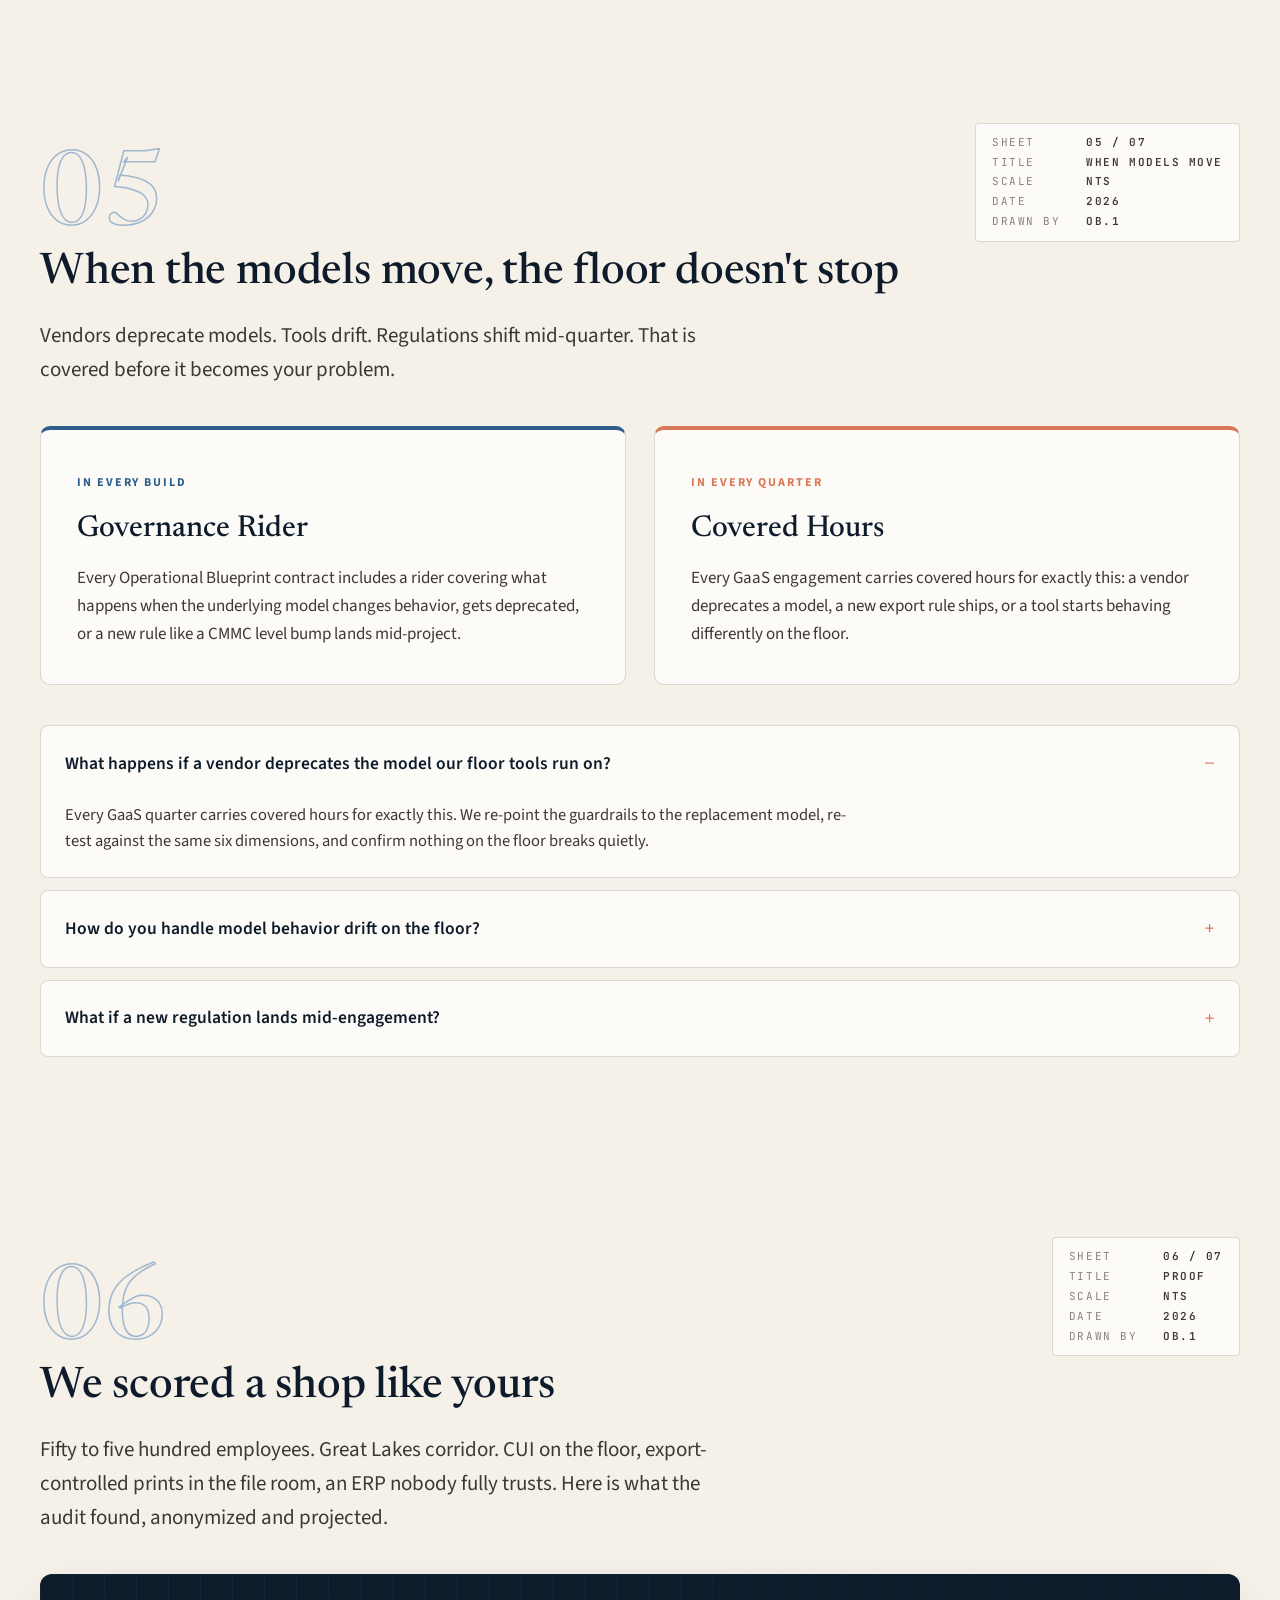
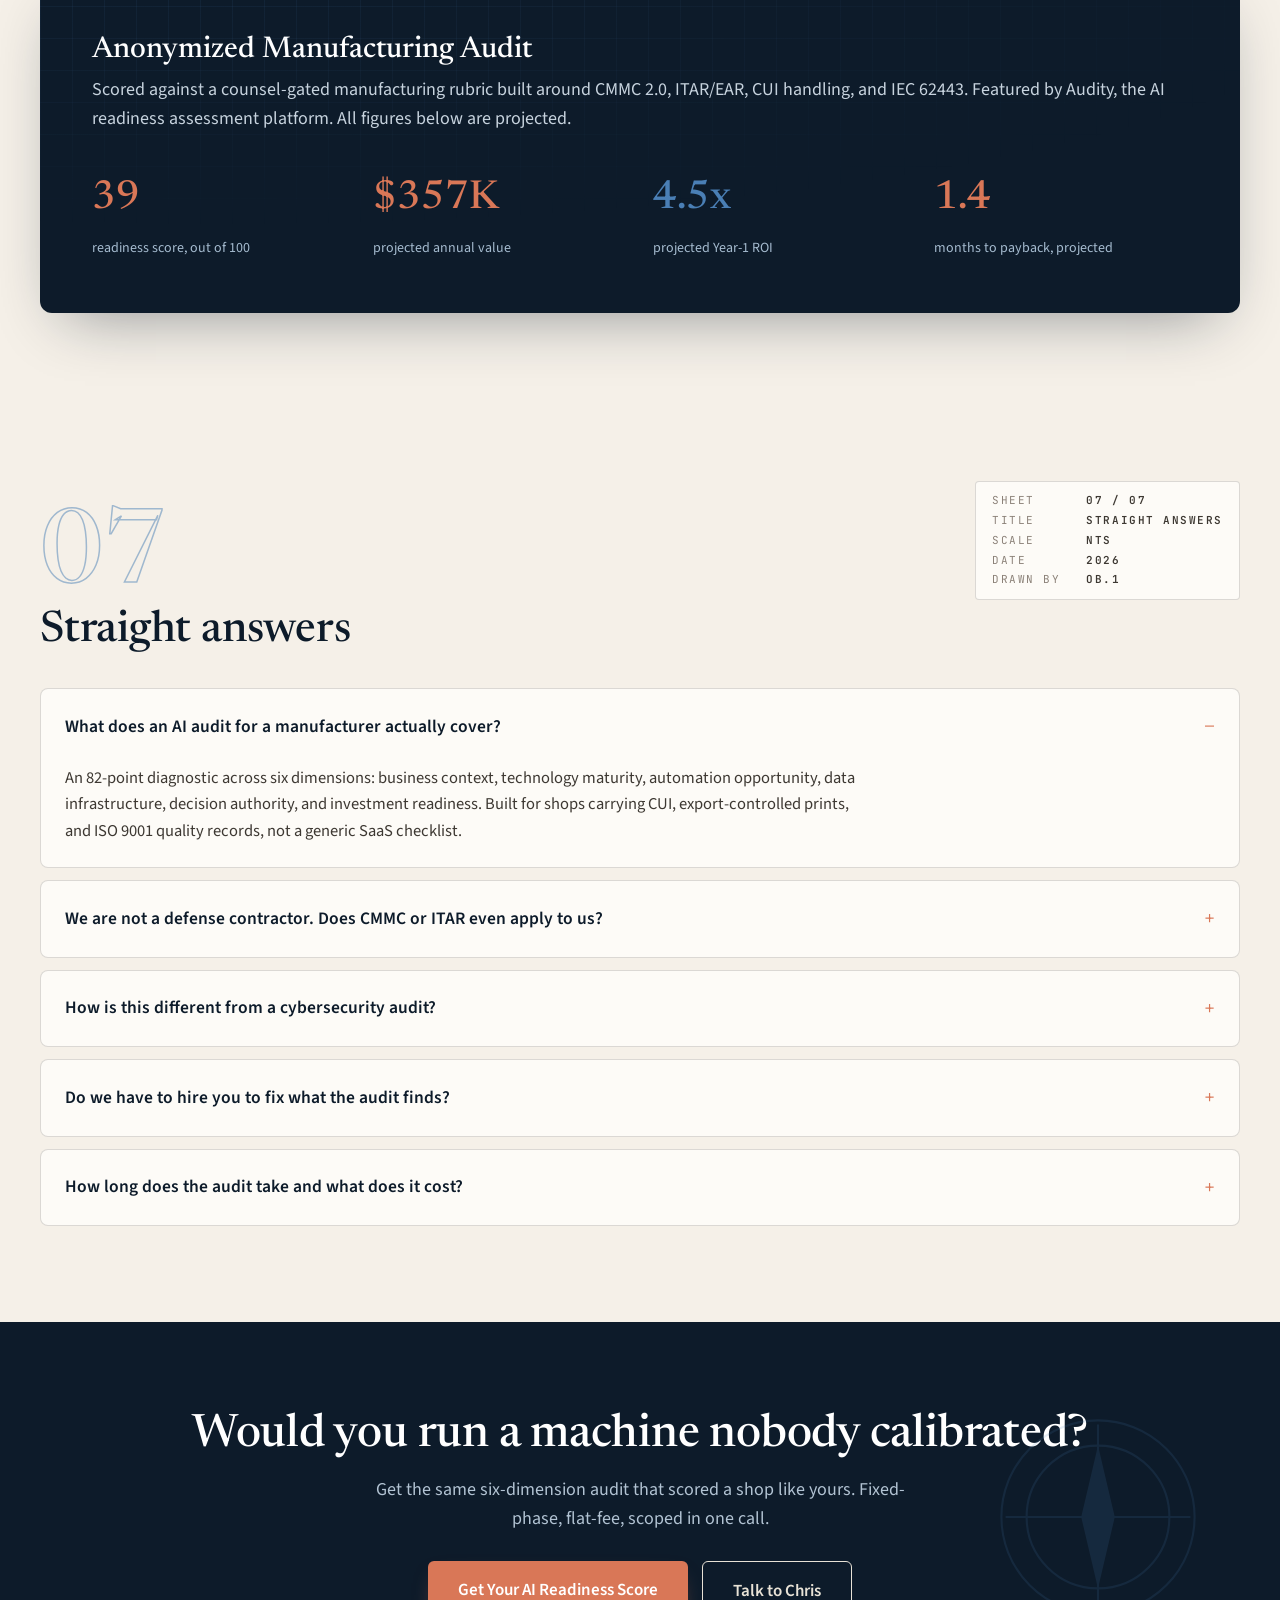
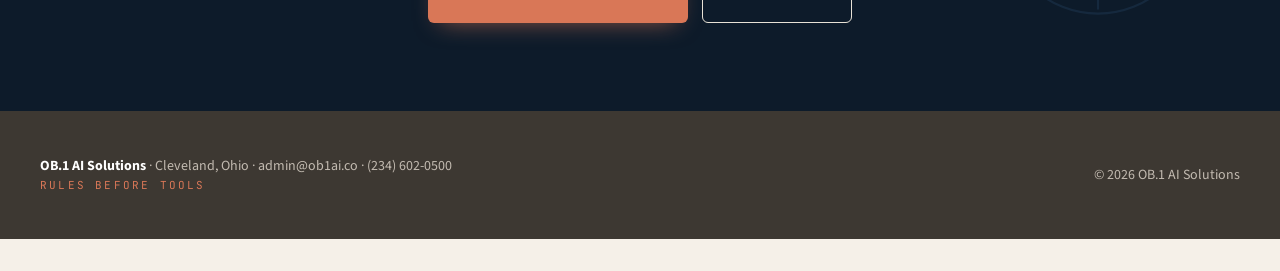
<file: share/manufacturing.html>
<!DOCTYPE html>
<html lang="en">
<head>
<meta charset="UTF-8">
<meta name="viewport" content="width=device-width, initial-scale=1.0">
<title>AI Audit for Manufacturers | OB.1 AI Solutions · Rules Before Tools</title>
<meta name="description" content="AI audit for manufacturers covering CMMC 2.0, ITAR/EAR, and CUI handling, plus IEC 62443 for OT-IT convergence. Score your shop's AI governance with OB.1.">
<link rel="icon" href="data:image/svg+xml,%3Csvg xmlns=%27http://www.w3.org/2000/svg%27 viewBox=%270 0 64 64%27%3E%3Crect width=%2764%27 height=%2764%27 rx=%2712%27 fill=%27%230D1B2A%27/%3E%3Ctext x=%2732%27 y=%2746%27 font-family=%27Georgia,serif%27 font-size=%2736%27 font-style=%27italic%27 fill=%27%23D97757%27 text-anchor=%27middle%27%3E.1%3C/text%3E%3C/svg%3E">
<link rel="canonical" href="https://ob1ai.co/manufacturing">
<meta property="og:title" content="AI Audit for Manufacturers | OB.1 AI Solutions">
<meta property="og:description" content="AI audit for manufacturers covering CMMC 2.0, ITAR/EAR, and CUI handling. Score your shop's AI governance with OB.1 AI Solutions.">
<meta property="og:type" content="website">
<meta property="og:url" content="https://ob1ai.co/manufacturing">
<meta name="twitter:card" content="summary">
<meta name="twitter:title" content="AI Audit for Manufacturers | OB.1 AI Solutions">
<meta name="twitter:description" content="AI audit for manufacturers covering CMMC 2.0, ITAR/EAR, and CUI handling. Score your shop's AI governance with OB.1 AI Solutions.">
<link rel="preconnect" href="https://fonts.googleapis.com">
<link rel="preconnect" href="https://fonts.gstatic.com" crossorigin>
<link href="https://fonts.googleapis.com/css2?family=Source+Sans+3:wght@400;500;600;700&family=Newsreader:ital,opsz,wght@0,6..72,400;0,6..72,500;0,6..72,600;1,6..72,400&family=JetBrains+Mono:wght@400;500&display=swap" rel="stylesheet">
<style>
/* ==========================================================================
   OB.1 AI SOLUTIONS · Architectural Blueprint Design System · v1.0
   Vertical landing pages: Law · Professional Services · Manufacturing · Healthcare
   Canvas: parchment. Structure: blueprint navy. Accent: sunset orange (<=15%).
   Type: Newsreader (display serif) · Source Sans 3 (UI/body) · JetBrains Mono (drafting annotations)
   ========================================================================== */

:root{
  --parchment:#F5F0E8;
  --paper:#FDFBF7;
  --cream:#E8DFD0;
  --navy:#0D1B2A;
  --navy-2:#1B3A5C;
  --blue:#2E5E8E;
  --line:#4A7FB5;
  --orange:#D97757;
  --amber:#E09070;
  --charcoal:#3D3832;
  --stone:#8B8178;
  --ink:#2A2622;
  --hairline:rgba(61,56,50,.18);
  --hairline-d:rgba(232,226,214,.14);
  --t-on-navy:#E8E2D6;
  --t-on-navy-dim:#a5bbcf;
  --serif:'Newsreader',Georgia,serif;
  --sans:'Source Sans 3','Helvetica Neue',Arial,sans-serif;
  --mono:'JetBrains Mono','Fira Code',Consolas,monospace;
  --shadow-card:0 24px 60px -24px rgba(13,27,42,.45);
  --shadow-soft:0 2px 8px rgba(13,27,42,.12);
  --ease-out:cubic-bezier(.2,.7,.2,1);
  --maxw:1280px;
}

*{margin:0;padding:0;box-sizing:border-box}
html{scroll-behavior:smooth}
body{
  font-family:var(--sans);
  background:var(--parchment);
  color:var(--ink);
  line-height:1.62;
  font-size:18px;
  overflow-x:hidden;
  -webkit-font-smoothing:antialiased;
}
img,svg,canvas{max-width:100%;display:block}
a{color:inherit}
::selection{background:rgba(217,119,87,.28)}

.serif{font-family:var(--serif)}
.mono{font-family:var(--mono)}
.wrap{max-width:var(--maxw);margin:0 auto;padding:0 40px}

/* Blueprint grid canvases -------------------------------------------------- */
.grid-bg{
  background-image:
    linear-gradient(rgba(74,127,181,.07) 1px,transparent 1px),
    linear-gradient(90deg,rgba(74,127,181,.07) 1px,transparent 1px),
    linear-gradient(rgba(74,127,181,.045) 1px,transparent 1px),
    linear-gradient(90deg,rgba(74,127,181,.045) 1px,transparent 1px);
  background-size:120px 120px,120px 120px,24px 24px,24px 24px;
}
.dark .grid-bg,.grid-bg.dark{
  background-image:
    linear-gradient(rgba(74,127,181,.14) 1px,transparent 1px),
    linear-gradient(90deg,rgba(74,127,181,.14) 1px,transparent 1px),
    linear-gradient(rgba(74,127,181,.07) 1px,transparent 1px),
    linear-gradient(90deg,rgba(74,127,181,.07) 1px,transparent 1px);
  background-size:120px 120px,120px 120px,24px 24px,24px 24px;
}

/* Type scale --------------------------------------------------------------- */
.eyebrow{
  color:var(--orange);font-size:13px;font-weight:700;letter-spacing:.2em;
  text-transform:uppercase;margin-bottom:14px;display:flex;align-items:center;gap:14px;
}
.eyebrow::before{content:"";width:34px;height:2px;background:var(--orange);flex:none}
h1{font-family:var(--serif);font-weight:500;font-size:clamp(40px,5vw,64px);line-height:1.05;color:var(--navy);letter-spacing:-.01em}
h2{font-family:var(--serif);font-weight:500;font-size:clamp(30px,3.4vw,44px);line-height:1.1;color:var(--navy);margin-bottom:14px;letter-spacing:-.005em}
h3{font-family:var(--serif);font-weight:500;color:var(--navy)}
.lede{font-size:21px;color:var(--charcoal);max-width:680px;margin-top:20px}
.micro{font-size:15px;color:#595246;margin-top:12px}
.dim{font-family:var(--mono);font-size:11.5px;letter-spacing:.1em;color:var(--stone);text-transform:uppercase}

/* Nav ---------------------------------------------------------------------- */
nav.ob1{
  background:rgba(253,251,247,.88);backdrop-filter:blur(12px);-webkit-backdrop-filter:blur(12px);
  border-bottom:1px solid var(--hairline);padding:14px 0;position:sticky;top:0;z-index:90;
}
nav.ob1 .wrap{display:flex;align-items:center;gap:28px}
.logo{font-weight:700;font-size:20px;letter-spacing:.02em;color:var(--navy);text-decoration:none}
.logo span{color:var(--orange)}
nav.ob1 a.nl{color:var(--charcoal);text-decoration:none;font-size:16px;font-weight:500;position:relative}
nav.ob1 a.nl:after{content:"";position:absolute;left:0;bottom:-4px;width:0;height:2px;background:var(--orange);transition:width .28s var(--ease-out)}
nav.ob1 a.nl:hover:after,nav.ob1 a.nl[aria-current]:after{width:100%}
nav.ob1 .cta{margin-left:auto;background:var(--orange);color:#fff;padding:10px 20px;border-radius:6px;font-weight:600;font-size:14px;text-decoration:none;letter-spacing:.04em;transition:background .2s,transform .2s}
nav.ob1 .cta:hover{background:#c4633f;transform:translateY(-1px)}

/* Buttons ------------------------------------------------------------------ */
.btn{display:inline-block;text-decoration:none;font-weight:600;font-size:17px;padding:16px 30px;border-radius:6px;transition:transform .22s var(--ease-out),background .2s,box-shadow .22s}
.btn-primary{background:var(--orange);color:#fff;box-shadow:0 10px 24px -12px rgba(217,119,87,.7)}
.btn-primary:hover{background:#c4633f;transform:translateY(-2px);box-shadow:0 16px 30px -12px rgba(217,119,87,.75)}
.btn-ghost{border:1.5px solid var(--navy);color:var(--navy)}
.btn-ghost:hover{background:rgba(13,27,42,.05);transform:translateY(-2px)}
.on-dark .btn-ghost{border-color:var(--t-on-navy);color:var(--t-on-navy)}
.on-dark .btn-ghost:hover{background:rgba(232,226,214,.08)}
.btn-row{display:flex;gap:14px;margin-top:28px;flex-wrap:wrap}

/* Sections & sheet title-blocks ------------------------------------------- */
section{padding:84px 0;position:relative}
.sheet-head{display:flex;align-items:flex-end;justify-content:space-between;gap:24px;margin-bottom:8px}
.sheet-no{
  font-family:var(--serif);font-weight:500;font-size:clamp(64px,8vw,110px);line-height:.8;
  color:transparent;-webkit-text-stroke:1.5px rgba(74,127,181,.5);user-select:none;flex:none;
}
.dark .sheet-no,.on-dark .sheet-no{-webkit-text-stroke:1.5px rgba(232,226,214,.28)}
.titleblock{
  font-family:var(--mono);font-size:11px;letter-spacing:.14em;text-transform:uppercase;
  color:var(--stone);border:1px solid var(--hairline);border-radius:4px;padding:10px 16px;
  display:grid;grid-template-columns:auto auto;gap:2px 26px;background:var(--paper);
}
.titleblock b{color:var(--charcoal);font-weight:600}
.on-dark .titleblock{border-color:var(--hairline-d);background:rgba(232,226,214,.05);color:var(--t-on-navy-dim)}
.on-dark .titleblock b{color:var(--t-on-navy)}

/* Hero --------------------------------------------------------------------- */
.hero{padding:88px 0 96px;position:relative;overflow:hidden}
.hero .wrap{display:grid;grid-template-columns:1.05fr .95fr;gap:56px;align-items:center;position:relative;z-index:2}
.hero-canvas{position:absolute;inset:0;z-index:1;pointer-events:none}

/* Crop marks (drafting sheet corners) */
.cropmarks{position:absolute;inset:26px;pointer-events:none;z-index:1}
.cropmarks i{position:absolute;width:16px;height:16px;border-color:rgba(74,127,181,.55);border-style:solid;border-width:0}
.cropmarks i:nth-child(1){top:0;left:0;border-top-width:1.5px;border-left-width:1.5px}
.cropmarks i:nth-child(2){top:0;right:0;border-top-width:1.5px;border-right-width:1.5px}
.cropmarks i:nth-child(3){bottom:0;left:0;border-bottom-width:1.5px;border-left-width:1.5px}
.cropmarks i:nth-child(4){bottom:0;right:0;border-bottom-width:1.5px;border-right-width:1.5px}

/* Tilt cards (3D) ---------------------------------------------------------- */
.tilt-wrap{perspective:1200px}
.tilt{transform-style:preserve-3d;transition:transform .5s var(--ease-out);will-change:transform}
.tilt .tilt-inner-pop{transform:translateZ(28px)}

/* Scorecard ---------------------------------------------------------------- */
.scorecard{background:var(--navy);border-radius:12px;padding:38px;color:var(--t-on-navy);box-shadow:var(--shadow-card);position:relative;overflow:hidden}
.scorecard::after{content:"";position:absolute;inset:0;pointer-events:none;background:
  linear-gradient(rgba(74,127,181,.12) 1px,transparent 1px),
  linear-gradient(90deg,rgba(74,127,181,.12) 1px,transparent 1px);
  background-size:28px 28px;mask-image:radial-gradient(120% 90% at 80% 0%,#000 0%,transparent 70%)}
.sc-head{display:flex;justify-content:space-between;align-items:baseline;border-bottom:1px solid var(--hairline-d);padding-bottom:14px;margin-bottom:22px;position:relative;z-index:2}
.sc-head b{font-size:13px;letter-spacing:.14em;text-transform:uppercase}
.sc-head span{font-size:11.5px;color:var(--t-on-navy-dim);font-family:var(--mono);text-align:right;max-width:46%;line-height:1.4}
.dial-row{display:flex;gap:28px;align-items:center;position:relative;z-index:2}
.dial{position:relative;width:180px;height:180px;flex:none}
.dial svg{transform:rotate(-90deg);overflow:visible}
.dial .num{position:absolute;inset:0;display:flex;flex-direction:column;align-items:center;justify-content:center}
.dial .num b{font-size:48px;font-family:var(--serif);font-weight:600;color:#fff}
.dial .num i{font-style:normal;font-size:11px;letter-spacing:.12em;color:var(--t-on-navy-dim);font-family:var(--mono)}
/* static 53% default so the dial never reads as a full ring without JS */
.dial-arc{stroke-dasharray:483.8;stroke-dashoffset:227.4}
.findings{flex:1;display:flex;flex-direction:column}
.finding{display:flex;gap:14px;align-items:baseline;padding:10px 0;border-bottom:1px dashed var(--hairline-d)}
.finding:last-child{border-bottom:none}
.finding b{font-family:var(--serif);font-size:32px;font-weight:600;color:var(--orange);min-width:56px}
.finding.blue b{color:var(--line)}
.finding span{font-size:15px;color:#c7d3de;line-height:1.5}
.sc-foot{margin-top:22px;font-size:13px;color:var(--t-on-navy-dim);border-top:1px solid var(--hairline-d);padding-top:14px;position:relative;z-index:2}
.sc-foot b{color:var(--t-on-navy)}

/* Regulatory ticker -------------------------------------------------------- */
.ticker{background:var(--navy);color:var(--t-on-navy-dim);overflow:hidden;padding:13px 0;border-top:1px solid var(--hairline-d);border-bottom:1px solid var(--hairline-d)}
.ticker-track{display:flex;gap:0;width:max-content;animation:tick 46s linear infinite}
.ticker-seq{display:flex;align-items:center;white-space:nowrap;font-family:var(--mono);font-size:12.5px;letter-spacing:.16em;text-transform:uppercase}
.ticker-seq span{padding:0 22px}
.ticker-seq em{font-style:normal;color:var(--orange);padding:0 6px}
@keyframes tick{to{transform:translateX(-50%)}}
.ticker:hover .ticker-track{animation-play-state:paused}

/* Stat band ---------------------------------------------------------------- */
.stat-band{background:var(--navy);color:var(--t-on-navy);padding:48px 0}
.stat-band .wrap{display:grid;grid-template-columns:repeat(3,1fr);gap:32px;text-align:center}
.stat-band b{display:block;font-family:var(--serif);font-size:44px;font-weight:500;color:#fff}
.stat-band .u{color:var(--orange)}
.stat-band span{font-size:16px;color:#b2c3d3}

/* Cards / doors ------------------------------------------------------------ */
.doors{display:grid;grid-template-columns:1fr 1fr;gap:28px;margin-top:40px}
.door{background:var(--paper);border:1px solid var(--hairline);border-top:4px solid var(--blue);border-radius:10px;padding:36px;transition:transform .32s var(--ease-out),box-shadow .32s}
.door:hover{transform:translateY(-6px);box-shadow:0 30px 50px -30px rgba(13,27,42,.4)}
.door.gaas{border-top-color:var(--orange)}
.door .tag{font-size:12px;font-weight:700;letter-spacing:.16em;text-transform:uppercase;color:var(--blue)}
.door.gaas .tag{color:var(--orange)}
.door h3{font-size:30px;margin:10px 0 12px}
.door p{font-size:17px;color:var(--charcoal)}
.door ul{list-style:none;margin:18px 0 22px}
.door li{font-size:16px;padding:8px 0 8px 24px;position:relative;border-bottom:1px dashed var(--hairline)}
.door li::before{content:"";position:absolute;left:2px;top:14px;width:10px;height:10px;border:2px solid var(--orange);border-radius:50%}
.door a.more{color:var(--navy);font-weight:600;font-size:14px;text-decoration:none;border-bottom:2px solid var(--orange)}

/* Controls grid (agentic five) --------------------------------------------- */
.controls{display:grid;grid-template-columns:repeat(5,1fr);gap:16px;margin-top:40px}
.controls.six{grid-template-columns:repeat(3,1fr)}
.control{background:var(--paper);border:1px solid var(--hairline);border-radius:8px;padding:24px 18px;text-align:center;transition:transform .3s var(--ease-out),border-color .3s}
.control:hover{transform:translateY(-4px);border-color:rgba(217,119,87,.5)}
.control b{display:block;font-family:var(--serif);font-size:21px;font-weight:500;color:var(--navy);margin-bottom:6px}
.control span{font-size:14.5px;color:#595246;line-height:1.5;display:block}
.control .dot{width:36px;height:36px;margin:0 auto 12px;border-radius:50%;background:rgba(217,119,87,.14);display:flex;align-items:center;justify-content:center;color:var(--orange);font-weight:700;font-size:14px;font-family:var(--mono)}

/* Scope / audit ledger rows ------------------------------------------------ */
.ledger{margin-top:40px;border:1px solid var(--hairline);border-radius:10px;overflow:hidden;background:var(--paper)}
.ledger-row{display:grid;grid-template-columns:120px 1fr 1.3fr;gap:24px;padding:22px 28px;border-bottom:1px dashed var(--hairline);align-items:baseline}
.ledger-row:last-child{border-bottom:none}
.ledger-row:hover{background:rgba(74,127,181,.05)}
.ledger-row .no{font-family:var(--mono);font-size:12px;letter-spacing:.14em;color:var(--orange)}
a.ledger-row{text-decoration:none;color:inherit}
.ledger-row b{font-family:var(--serif);font-size:20px;font-weight:500;color:var(--navy)}
.ledger-row span{font-size:15.5px;color:#595246}

/* Chips -------------------------------------------------------------------- */
.chips{display:flex;flex-wrap:wrap;gap:10px;margin-top:32px}
.chip{background:var(--paper);border:1px solid var(--hairline);border-radius:100px;padding:9px 18px;font-size:14.5px;font-weight:500;color:var(--navy)}
.chip small{color:#595246;font-weight:400}
.chip.hot{border-color:var(--orange);background:rgba(217,119,87,.08)}
.arr{color:var(--orange);font-weight:700}

/* Quotes / proof ----------------------------------------------------------- */
.quote{background:var(--paper);border:1px solid var(--hairline);border-radius:10px;padding:30px}
.quote p{font-family:var(--serif);font-size:22px;font-style:italic;color:var(--navy);line-height:1.45}

/* Dark proof panel (case study) -------------------------------------------- */
.case-panel{background:var(--navy);color:var(--t-on-navy);border-radius:12px;padding:52px;margin-top:40px;box-shadow:var(--shadow-card);position:relative;overflow:hidden}
.case-panel .grid-veil{position:absolute;inset:0;pointer-events:none;background:
  linear-gradient(rgba(74,127,181,.1) 1px,transparent 1px),linear-gradient(90deg,rgba(74,127,181,.1) 1px,transparent 1px);
  background-size:32px 32px;mask-image:radial-gradient(130% 100% at 15% 0%,#000,transparent 75%)}
.case-panel h3{color:#fff;font-size:30px}
.case-panel p{color:#c7d3de}
.case-stats{display:grid;grid-template-columns:repeat(4,1fr);gap:26px;margin-top:34px;position:relative;z-index:2}
.case-stats b{display:block;font-family:var(--serif);font-size:40px;font-weight:500;color:var(--orange)}
.case-stats .bl b{color:var(--line)}
.case-stats span{font-size:14px;color:var(--t-on-navy-dim)}

/* FAQ ----------------------------------------------------------------------- */
details.faq{background:var(--paper);border:1px solid var(--hairline);border-radius:8px;margin-bottom:12px;overflow:hidden}
details.faq summary{cursor:pointer;padding:20px 24px;font-weight:600;font-size:17.5px;color:var(--navy);list-style:none;display:flex;justify-content:space-between;align-items:center;gap:18px}
details.faq summary::-webkit-details-marker{display:none}
details.faq summary:after{content:"+";font-family:var(--serif);font-size:22px;color:var(--orange);flex:none}
details.faq[open] summary:after{content:"–"}
details.faq p{padding:0 24px 22px;font-size:16.5px;color:var(--charcoal);max-width:840px}

/* CTA band ------------------------------------------------------------------ */
.cta-band{background:var(--navy);color:#fff;text-align:center;padding:88px 0;position:relative;overflow:hidden}
.cta-band h2{color:#fff;font-size:clamp(32px,3.6vw,46px)}
.cta-band p{color:#b2c3d3;max-width:560px;margin:14px auto 0}
.cta-band .btn-row{justify-content:center}
.compass{position:absolute;right:6%;top:50%;width:210px;height:210px;margin-top:-105px;opacity:.14;animation:spin 70s linear infinite;pointer-events:none}
@keyframes spin{to{transform:rotate(360deg)}}

/* Footer -------------------------------------------------------------------- */
footer.ob1{background:var(--charcoal);color:#c2bab0;padding:44px 0;font-size:14px}
footer.ob1 .wrap{display:flex;justify-content:space-between;flex-wrap:wrap;gap:16px;align-items:center}
footer.ob1 b{color:#fff}
footer.ob1 a{color:#c2bab0;text-decoration:none}
footer.ob1 a:hover{color:#fff}
.foot-tag{font-family:var(--mono);font-size:11px;letter-spacing:.2em;text-transform:uppercase;color:var(--orange)}

/* Schematic (SVG blueprint drawings) ---------------------------------------- */
.schematic{position:relative}
.schematic svg{width:100%;height:auto}
.schematic .draw{fill:none;stroke:var(--line);stroke-width:1.6;stroke-linecap:round;stroke-linejoin:round}
.schematic .draw.o{stroke:var(--orange)}
.schematic .draw.faint{stroke:rgba(74,127,181,.4);stroke-width:1}
.schematic text{font-family:var(--mono);font-size:9.5px;letter-spacing:.12em;fill:var(--stone);text-transform:uppercase}
.schematic .lbl-o{fill:var(--orange)}
.on-dark .schematic .draw{stroke:#7fa8cd}
.on-dark .schematic text{fill:var(--t-on-navy-dim)}
/* draw-on-scroll: js sets stroke-dasharray/offset then animates */
.schematic .draw{transition:none}

/* Reveal engine ------------------------------------------------------------- */
.reveal{opacity:0;transform:translateY(26px);transition:opacity .8s var(--ease-out),transform .8s var(--ease-out)}
.reveal.on{opacity:1;transform:none}
.reveal.d1{transition-delay:.08s}.reveal.d2{transition-delay:.16s}.reveal.d3{transition-delay:.24s}
.reveal.d4{transition-delay:.32s}.reveal.d5{transition-delay:.4s}

/* Breadcrumb rail (vertical pages) ------------------------------------------ */
.rail{position:fixed;left:18px;top:50%;transform:translateY(-50%);z-index:80;display:flex;flex-direction:column;gap:14px}
.rail a{width:9px;height:9px;border-radius:50%;border:1.5px solid var(--stone);display:block;transition:background .25s,border-color .25s,transform .25s}
.rail a.on{background:var(--orange);border-color:var(--orange);transform:scale(1.25)}
@media(max-width:1360px){.rail{display:none}}

/* Responsive ---------------------------------------------------------------- */
@media(max-width:980px){
  .hero .wrap{grid-template-columns:1fr}
  .doors,.quotes{grid-template-columns:1fr}
  .controls,.controls.six{grid-template-columns:repeat(2,1fr)}
  .case-stats{grid-template-columns:repeat(2,1fr)}
  .ledger-row{grid-template-columns:70px 1fr;gap:10px}
  .ledger-row span{grid-column:2}
  .stat-band .wrap{grid-template-columns:1fr;gap:22px}
  .sheet-head{flex-direction:column;align-items:flex-start;gap:10px}
  .titleblock{display:none}
  nav.ob1 .wrap{flex-wrap:wrap;gap:8px 18px}
  nav.ob1 a.nl{font-size:14px}
  nav.ob1 .cta{padding:8px 14px;font-size:12.5px}
  .wrap{padding:0 22px}
  .compass{display:none}
}
@media(prefers-reduced-motion:reduce){
  *,*::before,*::after{animation-duration:.01ms!important;animation-iteration-count:1!important;transition-duration:.01ms!important}
  html{scroll-behavior:auto}
  .reveal{opacity:1;transform:none}
  .ticker-track{animation:none}
}

</style>
<noscript><style>.reveal{opacity:1;transform:none}</style></noscript>
<script type="application/ld+json">
{
  "@context": "https://schema.org",
  "@type": "ProfessionalService",
  "name": "OB.1 AI Solutions",
  "url": "https://ob1ai.co/manufacturing",
  "email": "admin@ob1ai.co",
  "telephone": "+1-234-602-0500",
  "address": {
    "@type": "PostalAddress",
    "addressLocality": "Cleveland",
    "addressRegion": "OH",
    "addressCountry": "US"
  },
  "areaServed": ["Ohio", "United States"],
  "description": "AI governance audits and Governance-as-a-Service for manufacturers, covering CMMC 2.0, ITAR/EAR, CUI handling, IEC 62443, and ISO 9001 quality records."
}
</script>
<script type="application/ld+json">
{
  "@context": "https://schema.org",
  "@type": "FAQPage",
  "mainEntity": [
    {
      "@type": "Question",
      "name": "What happens if a vendor deprecates the model our floor tools run on?",
      "acceptedAnswer": {
        "@type": "Answer",
        "text": "Every Governance-as-a-Service quarter carries covered hours for exactly this. We re-point the guardrails to the replacement model, re-test the guardrails against the same six dimensions, and confirm nothing on the floor breaks quietly."
      }
    },
    {
      "@type": "Question",
      "name": "How do you handle model behavior drift on the floor?",
      "acceptedAnswer": {
        "@type": "Answer",
        "text": "We re-score the tool against its original guardrails on a set cadence. If a scheduling or quoting model starts answering differently than it did at go-live, that shows up in the re-score, not six months later in a customer complaint."
      }
    },
    {
      "@type": "Question",
      "name": "What if a new regulation lands mid-engagement?",
      "acceptedAnswer": {
        "@type": "Answer",
        "text": "The governance rider in every build contract and the covered hours in every GaaS quarter both cover this. A CMMC level change or a new export control gets mapped against your current controls, not left for your next audit cycle to catch."
      }
    },
    {
      "@type": "Question",
      "name": "What does an AI audit for a manufacturer actually cover?",
      "acceptedAnswer": {
        "@type": "Answer",
        "text": "An 82-point diagnostic across six dimensions: business context, technology maturity, automation opportunity, data infrastructure, decision authority, and investment readiness. Built for shops carrying CUI, export-controlled prints, and ISO 9001 quality records, not a generic SaaS checklist."
      }
    },
    {
      "@type": "Question",
      "name": "We are not a defense contractor. Does CMMC or ITAR even apply to us?",
      "acceptedAnswer": {
        "@type": "Answer",
        "text": "Plenty of shops touch CUI or export-controlled data two or three tiers down a supply chain without realizing it. The audit tells you where you actually stand instead of guessing from a prime's flowdown clause."
      }
    },
    {
      "@type": "Question",
      "name": "How is this different from a cybersecurity audit?",
      "acceptedAnswer": {
        "@type": "Answer",
        "text": "A cybersecurity audit looks at your network. This looks at where AI tools touch your data, your floor, and your decisions, then maps that against your CMMC, ITAR, and ISO 9001 exposure specifically."
      }
    },
    {
      "@type": "Question",
      "name": "Do we have to hire you to fix what the audit finds?",
      "acceptedAnswer": {
        "@type": "Answer",
        "text": "No. The audit stands on its own. You get the findings and a prioritized roadmap either way. Some shops run it themselves, some bring us back for the Operational Blueprint build."
      }
    },
    {
      "@type": "Question",
      "name": "How long does the audit take and what does it cost?",
      "acceptedAnswer": {
        "@type": "Answer",
        "text": "Most shops finish in a few weeks, start to finish. It is a fixed-phase, flat-fee engagement, scoped in one call, so you know the number before we start."
      }
    }
  ]
}
</script>
</head>
<body>

<nav class="ob1">
  <div class="wrap">
    <a href="index.html" class="logo">OB<span>.1</span> AI SOLUTIONS</a>
    <a href="index.html" class="nl">Home</a>
    <a href="law.html" class="nl">Law</a>
    <a href="healthcare.html" class="nl">Healthcare</a>
    <a href="manufacturing.html" class="nl" aria-current="page">Manufacturing</a>
    <a href="professional-services.html" class="nl">Professional Services</a>
    <a href="https://ob1ai.co/services" class="cta">GET YOUR READINESS SCORE</a>
  </div>
</nav>

<div class="rail">
  <a href="#s1" aria-label="The Stakes"></a>
  <a href="#s2" aria-label="The Audit"></a>
  <a href="#s3" aria-label="Two Doors"></a>
  <a href="#s4" aria-label="Five Controls"></a>
  <a href="#s5" aria-label="When Models Move"></a>
  <a href="#s6" aria-label="Proof"></a>
  <a href="#s7" aria-label="Straight Answers"></a>
</div>

<header class="hero grid-bg" id="top">
  <canvas class="hero-canvas" data-density="1"></canvas>
  <div class="cropmarks"><i></i><i></i><i></i><i></i></div>
  <div class="wrap">
    <div class="reveal on">
      <div class="eyebrow">AI Audit · Manufacturers</div>
      <h1>You would never run an uncalibrated machine. Your AI is uncalibrated.</h1>
      <p class="lede">Your CNC cells get calibrated on a schedule. Your quality system gets audited every year. Nobody has calibrated the AI tools running your quotes, your scheduling, or your CUI. We do that in one focused audit.</p>
      <div class="btn-row">
        <a href="https://ob1ai.co/services" class="btn btn-primary">Get Your AI Readiness Score</a>
        <a href="mailto:chris@ob1ai.co" class="btn btn-ghost">Talk to Chris</a>
      </div>
      <p class="micro">82-point diagnostic across six dimensions. Built for shops handling controlled data, not a generic SaaS checklist.</p>
    </div>
    <div class="tilt-wrap reveal d2 on">
      <div class="scorecard tilt">
        <div class="sc-head">
          <b>Readiness Scorecard</b>
          <span>ANONYMIZED SHOP AUDIT</span>
        </div>
        <div class="dial-row">
          <div class="dial">
            <svg width="180" height="180" viewBox="0 0 180 180" aria-hidden="true">
              <circle cx="90" cy="90" r="77" fill="none" stroke="rgba(232,226,214,.14)" stroke-width="10"></circle>
              <circle class="dial-arc" data-score="53" cx="90" cy="90" r="77" fill="none" stroke="#D97757" stroke-width="10" stroke-linecap="round"></circle>
            </svg>
            <div class="num"><b>53</b><i>/ 100</i></div>
          </div>
          <div class="findings">
            <div class="finding">
              <b data-count="21">21</b>
              <span>automation opportunities identified across the floor and back office</span>
            </div>
            <div class="finding blue">
              <b data-count="6.2" data-decimals="1" data-suffix="x">6.2x</b>
              <span>projected Year-1 ROI</span>
            </div>
            <div class="finding">
              <b data-count="9">9</b>
              <span>quick wins ready inside 90 days</span>
            </div>
          </div>
        </div>
        <div class="sc-foot">Scored across business context, technology maturity, automation opportunity, data infrastructure, decision authority, and investment readiness. <b>Anonymized manufacturing audit, projected figures.</b></div>
      </div>
    </div>
  </div>
</header>

<div class="ticker">
  <div class="ticker-track">
    <div class="ticker-seq">
      <span>CMMC 2.0</span><em>·</em><span>ITAR/EAR</span><em>·</em><span>CUI</span><em>·</em><span>IEC 62443</span><em>·</em><span>ISO 9001</span><em>·</em><span>OT/IT CONVERGENCE</span><em>·</em><span>NIST 800-171</span><em>·</em><span>SUPPLY CHAIN FLOWDOWN</span><em>·</em>
    </div>
    <div class="ticker-seq">
      <span>CMMC 2.0</span><em>·</em><span>ITAR/EAR</span><em>·</em><span>CUI</span><em>·</em><span>IEC 62443</span><em>·</em><span>ISO 9001</span><em>·</em><span>OT/IT CONVERGENCE</span><em>·</em><span>NIST 800-171</span><em>·</em><span>SUPPLY CHAIN FLOWDOWN</span><em>·</em>
    </div>
  </div>
</div>

<section id="s1">
  <div class="wrap">
    <div class="sheet-head reveal">
      <div class="sheet-no">01</div>
      <div class="titleblock">
        <span>SHEET</span><b>01 / 07</b>
        <span>TITLE</span><b>THE STAKES</b>
        <span>SCALE</span><b>NTS</b>
        <span>DATE</span><b>2026</b>
        <span>DRAWN BY</span><b>OB.1</b>
      </div>
    </div>
    <h2 class="reveal">The floor already has AI on it. Nobody calibrated it.</h2>
    <p class="lede reveal">Estimators, schedulers, and quality clerks have all found faster ways to work. Most of those ways were never checked against what your shop is actually obligated to protect.</p>
    <div class="ledger reveal">
      <div class="ledger-row">
        <span class="no">R-01</span>
        <b>Controlled data walks out through a chatbot</b>
        <span>An estimator pastes a customer print into a public AI tool to speed up a quote. That print may be CUI. That is a CMMC finding, not a shortcut.</span>
      </div>
      <div class="ledger-row">
        <span class="no">R-02</span>
        <b>Export-controlled data crosses a border it shouldn't</b>
        <span>A drawing, a spec, a process parameter goes into a model hosted outside the US. ITAR and EAR do not care that it saved you twenty minutes.</span>
      </div>
      <div class="ledger-row">
        <span class="no">R-03</span>
        <b>A scheduling agent touches the OT network unsupervised</b>
        <span>Predictive maintenance and scheduling tools now sit close to machine controllers. IEC 62443 assumes segmentation. Most shops do not have it.</span>
      </div>
      <div class="ledger-row">
        <span class="no">R-04</span>
        <b>An unreviewed edit lands in a quality record</b>
        <span>AI drafts a nonconformance report or a corrective action and nobody signs off. Your ISO 9001 auditor will find it before your customer does.</span>
      </div>
    </div>
  </div>
</section>

<section id="s2">
  <div class="wrap">
    <div class="sheet-head reveal">
      <div class="sheet-no">02</div>
      <div class="titleblock">
        <span>SHEET</span><b>02 / 07</b>
        <span>TITLE</span><b>THE AUDIT</b>
        <span>SCALE</span><b>NTS</b>
        <span>DATE</span><b>2026</b>
        <span>DRAWN BY</span><b>OB.1</b>
      </div>
    </div>
    <h2 class="reveal">One audit. Six dimensions. Eighty-two points.</h2>
    <p class="lede reveal">We walk the floor and the org chart. Business context, technology maturity, automation opportunity, data infrastructure, decision authority, and investment readiness, scored dimension by dimension against an 82-point diagnostic built for shops carrying CUI, export-controlled prints, and quality records regulators actually read.</p>
    <div class="chips reveal">
      <span class="chip hot">Business Context</span>
      <span class="chip">Technology Maturity</span>
      <span class="chip hot">Automation Opportunity</span>
      <span class="chip">Data Infrastructure</span>
      <span class="chip hot">Decision Authority</span>
      <span class="chip">Investment Readiness</span>
    </div>

    <div class="schematic reveal" style="margin-top:44px">
      <svg viewBox="0 0 720 420" role="img" aria-hidden="true">
        <!-- building outline -->
        <path class="draw" d="M60,50 L660,50 L660,370 L60,370 Z"></path>
        <!-- conveyor line -->
        <path class="draw" d="M90,325 L630,325"></path>
        <path class="draw faint" d="M220,317 L220,333"></path>
        <path class="draw faint" d="M400,317 L400,333"></path>
        <!-- CNC cell 01 -->
        <path class="draw" d="M90,90 L180,90 L180,170 L90,170 Z"></path>
        <!-- CNC cell 02 -->
        <path class="draw" d="M210,90 L300,90 L300,170 L210,170 Z"></path>
        <!-- CNC cell 03 -->
        <path class="draw o" d="M330,90 L420,90 L420,170 L330,170 Z"></path>
        <path class="draw o faint" d="M360,130 L390,130 M375,115 L375,145"></path>
        <!-- quality gate -->
        <path class="draw" d="M470,90 L580,90 L580,150 L470,150 Z"></path>
        <!-- CUI vault -->
        <path class="draw o" d="M470,200 L560,200 L560,270 L470,270 Z"></path>
        <path class="draw o faint" d="M505,225 a10,10 0 1,0 20,0 a10,10 0 1,0 -20,0 M515,235 L515,250"></path>
        <!-- OT/IT governance boundary, drawn as dashed segments -->
        <path class="draw faint" d="M75,75 L280,75"></path>
        <path class="draw faint" d="M340,75 L575,75"></path>
        <path class="draw faint" d="M575,75 L575,180"></path>
        <path class="draw faint" d="M575,225 L575,290"></path>
        <path class="draw faint" d="M575,290 L400,290"></path>
        <path class="draw faint" d="M340,290 L75,290"></path>
        <path class="draw faint" d="M75,290 L75,190"></path>
        <path class="draw faint" d="M75,150 L75,75"></path>
        <!-- IT desk icon -->
        <path class="draw faint" d="M605,105 L650,105 L650,135 L605,135 Z M617,135 L617,145 L638,145 L638,135"></path>
        <!-- data flow arrow, CNC cell 03 to conveyor -->
        <path class="draw o" d="M375,170 L375,300 M365,290 L375,300 L385,290"></path>

        <text x="90" y="84">CNC CELL 01</text>
        <text x="210" y="84">CNC CELL 02</text>
        <text x="330" y="84" class="lbl-o">CNC CELL 03</text>
        <text x="90" y="313">CONVEYOR LINE</text>
        <text x="470" y="84">QUALITY GATE</text>
        <text x="470" y="195" class="lbl-o">CUI VAULT</text>
        <text x="80" y="66">OT/IT BOUNDARY</text>
        <text x="470" y="300">CMMC 2.0</text>
      </svg>
    </div>
  </div>
</section>

<section id="s3">
  <div class="wrap">
    <div class="sheet-head reveal">
      <div class="sheet-no">03</div>
      <div class="titleblock">
        <span>SHEET</span><b>03 / 07</b>
        <span>TITLE</span><b>TWO DOORS</b>
        <span>SCALE</span><b>NTS</b>
        <span>DATE</span><b>2026</b>
        <span>DRAWN BY</span><b>OB.1</b>
      </div>
    </div>
    <h2 class="reveal">Two doors out of the audit</h2>
    <p class="lede reveal">The audit ends with a report either way. What you do with it depends on how the floor is set up to keep changing.</p>
    <div class="doors">
      <div class="door reveal">
        <span class="tag">One-Time Build</span>
        <h3>Operational Blueprint</h3>
        <p>We fix what the audit finds. Access rules, guardrails on the tools already running the floor, and a governance rider written into every AI contract you sign next.</p>
        <ul>
          <li>Segment OT from the tools that touch it</li>
          <li>Rewrite access so a quoting tool can't see a print it has no reason to open</li>
          <li>Stand up an audit trail your ISO auditor can read</li>
          <li>Close the CMMC and ITAR gaps the audit surfaced</li>
        </ul>
        <a href="https://ob1ai.co/services" class="more">See what's included</a>
      </div>
      <div class="door gaas reveal d2">
        <span class="tag">Continuous</span>
        <h3>Governance-as-a-Service</h3>
        <p>Models change. So does your customer list, your export classification, and your CMMC level. We keep the guardrails current every quarter, not just the day we leave.</p>
        <ul>
          <li>Quarterly re-score against the same six dimensions</li>
          <li>Covered hours when a new tool shows up on the floor</li>
          <li>A direct line when a regulation moves before your team notices</li>
          <li>Documentation kept current for your next assessment</li>
        </ul>
        <a href="https://ob1ai.co/services" class="more">See what's included</a>
      </div>
    </div>
  </div>
</section>

<section id="s4">
  <div class="wrap">
    <div class="sheet-head reveal">
      <div class="sheet-no">04</div>
      <div class="titleblock">
        <span>SHEET</span><b>04 / 07</b>
        <span>TITLE</span><b>FIVE CONTROLS</b>
        <span>SCALE</span><b>NTS</b>
        <span>DATE</span><b>2026</b>
        <span>DRAWN BY</span><b>OB.1</b>
      </div>
    </div>
    <h2 class="reveal">Five controls, every build</h2>
    <p class="lede reveal">Every Operational Blueprint and every GaaS quarter carries the same five, adapted to what is actually on your floor.</p>
    <div class="controls">
      <div class="control reveal"><span class="dot">01</span><b>Trusted Data</b><span>Every model draws from data you can name the source of. No CUI in a prompt nobody logged.</span></div>
      <div class="control reveal d1"><span class="dot">02</span><b>Right-Sized Access</b><span>A quoting tool doesn't get to see a print it has no reason to open.</span></div>
      <div class="control reveal d2"><span class="dot">03</span><b>Guardrails</b><span>Hard stops before a model touches ITAR-classified data or an OT control point.</span></div>
      <div class="control reveal d3"><span class="dot">04</span><b>Human Escalation</b><span>A person signs off before an AI-drafted CAPA or NCR becomes the record.</span></div>
      <div class="control reveal d4"><span class="dot">05</span><b>Full Audit Trail</b><span>Every AI touchpoint logged the way your CMMC assessor and your ISO auditor both expect.</span></div>
    </div>
  </div>
</section>

<section id="s5">
  <div class="wrap">
    <div class="sheet-head reveal">
      <div class="sheet-no">05</div>
      <div class="titleblock">
        <span>SHEET</span><b>05 / 07</b>
        <span>TITLE</span><b>WHEN MODELS MOVE</b>
        <span>SCALE</span><b>NTS</b>
        <span>DATE</span><b>2026</b>
        <span>DRAWN BY</span><b>OB.1</b>
      </div>
    </div>
    <h2 class="reveal">When the models move, the floor doesn't stop</h2>
    <p class="lede reveal">Vendors deprecate models. Tools drift. Regulations shift mid-quarter. That is covered before it becomes your problem.</p>
    <div class="doors">
      <div class="door reveal">
        <span class="tag">In Every Build</span>
        <h3>Governance Rider</h3>
        <p>Every Operational Blueprint contract includes a rider covering what happens when the underlying model changes behavior, gets deprecated, or a new rule like a CMMC level bump lands mid-project.</p>
      </div>
      <div class="door gaas reveal d2">
        <span class="tag">In Every Quarter</span>
        <h3>Covered Hours</h3>
        <p>Every GaaS engagement carries covered hours for exactly this: a vendor deprecates a model, a new export rule ships, or a tool starts behaving differently on the floor.</p>
      </div>
    </div>

    <div style="margin-top:40px">
      <details class="faq reveal" open>
        <summary>What happens if a vendor deprecates the model our floor tools run on?</summary>
        <p>Every GaaS quarter carries covered hours for exactly this. We re-point the guardrails to the replacement model, re-test against the same six dimensions, and confirm nothing on the floor breaks quietly.</p>
      </details>
      <details class="faq reveal">
        <summary>How do you handle model behavior drift on the floor?</summary>
        <p>We re-score the tool against its original guardrails on a set cadence. If a scheduling or quoting model starts answering differently than it did at go-live, that shows up in the re-score, not six months later in a customer complaint.</p>
      </details>
      <details class="faq reveal">
        <summary>What if a new regulation lands mid-engagement?</summary>
        <p>The governance rider in every build contract and the covered hours in every GaaS quarter both cover this. A CMMC level change or a new export control gets mapped against your current controls, not left for your next audit cycle to catch.</p>
      </details>
    </div>
  </div>
</section>

<section id="s6">
  <div class="wrap">
    <div class="sheet-head reveal">
      <div class="sheet-no">06</div>
      <div class="titleblock">
        <span>SHEET</span><b>06 / 07</b>
        <span>TITLE</span><b>PROOF</b>
        <span>SCALE</span><b>NTS</b>
        <span>DATE</span><b>2026</b>
        <span>DRAWN BY</span><b>OB.1</b>
      </div>
    </div>
    <h2 class="reveal">We scored a shop like yours</h2>
    <p class="lede reveal">Fifty to five hundred employees. Great Lakes corridor. CUI on the floor, export-controlled prints in the file room, an ERP nobody fully trusts. Here is what the audit found, anonymized and projected.</p>

    <div class="case-panel reveal">
      <div class="grid-veil" aria-hidden="true"></div>
      <h3>Anonymized Manufacturing Audit</h3>
      <p>Scored against a counsel-gated manufacturing rubric built around CMMC 2.0, ITAR/EAR, CUI handling, and IEC 62443. Featured by Audity, the AI readiness assessment platform. All figures below are projected.</p>
      <div class="case-stats">
        <div>
          <b data-count="53">53</b>
          <span>readiness score, out of 100</span>
        </div>
        <div>
          <b data-count="487" data-prefix="$" data-suffix="K">$487K</b>
          <span>projected annual value</span>
        </div>
        <div class="bl">
          <b data-count="6.2" data-decimals="1" data-suffix="x">6.2x</b>
          <span>projected Year-1 ROI</span>
        </div>
        <div>
          <b data-count="1.9" data-decimals="1">1.9</b>
          <span>months to payback, projected</span>
        </div>
      </div>
    </div>
  </div>
</section>

<section id="s7">
  <div class="wrap">
    <div class="sheet-head reveal">
      <div class="sheet-no">07</div>
      <div class="titleblock">
        <span>SHEET</span><b>07 / 07</b>
        <span>TITLE</span><b>STRAIGHT ANSWERS</b>
        <span>SCALE</span><b>NTS</b>
        <span>DATE</span><b>2026</b>
        <span>DRAWN BY</span><b>OB.1</b>
      </div>
    </div>
    <h2 class="reveal">Straight answers</h2>
    <div style="margin-top:32px">
      <details class="faq reveal" open>
        <summary>What does an AI audit for a manufacturer actually cover?</summary>
        <p>An 82-point diagnostic across six dimensions: business context, technology maturity, automation opportunity, data infrastructure, decision authority, and investment readiness. Built for shops carrying CUI, export-controlled prints, and ISO 9001 quality records, not a generic SaaS checklist.</p>
      </details>
      <details class="faq reveal">
        <summary>We are not a defense contractor. Does CMMC or ITAR even apply to us?</summary>
        <p>Plenty of shops touch CUI or export-controlled data two or three tiers down a supply chain without realizing it. The audit tells you where you actually stand instead of guessing from a prime's flowdown clause.</p>
      </details>
      <details class="faq reveal">
        <summary>How is this different from a cybersecurity audit?</summary>
        <p>A cybersecurity audit looks at your network. This looks at where AI tools touch your data, your floor, and your decisions, then maps that against your CMMC, ITAR, and ISO 9001 exposure specifically.</p>
      </details>
      <details class="faq reveal">
        <summary>Do we have to hire you to fix what the audit finds?</summary>
        <p>No. The audit stands on its own. You get the findings and a prioritized roadmap either way. Some shops run it themselves, some bring us back for the Operational Blueprint build.</p>
      </details>
      <details class="faq reveal">
        <summary>How long does the audit take and what does it cost?</summary>
        <p>Most shops finish in a few weeks, start to finish. It is a fixed-phase, flat-fee engagement, scoped in one call, so you know the number before we start.</p>
      </details>
    </div>
  </div>
</section>

<section class="cta-band grid-bg on-dark">
  <svg class="compass" viewBox="0 0 100 100" aria-hidden="true">
    <circle cx="50" cy="50" r="46" fill="none" stroke="#4A7FB5" stroke-width="1"></circle>
    <circle cx="50" cy="50" r="34" fill="none" stroke="#4A7FB5" stroke-width="1"></circle>
    <path d="M50,6 L50,94 M6,50 L94,50" stroke="#4A7FB5" stroke-width="1"></path>
    <path d="M50,16 L58,50 L50,84 L42,50 Z" fill="#4A7FB5"></path>
  </svg>
  <div class="wrap reveal">
    <h2>Would you run a machine nobody calibrated?</h2>
    <p>Get the same six-dimension audit that scored a shop like yours. Fixed-phase, flat-fee, scoped in one call.</p>
    <div class="btn-row">
      <a href="https://ob1ai.co/services" class="btn btn-primary">Get Your AI Readiness Score</a>
      <a href="mailto:chris@ob1ai.co" class="btn btn-ghost">Talk to Chris</a>
    </div>
  </div>
</section>

<footer class="ob1">
  <div class="wrap">
    <div>
      <b>OB.1 AI Solutions</b> · Cleveland, Ohio · <a href="mailto:admin@ob1ai.co">admin@ob1ai.co</a> · <a href="tel:+12346020500">(234) 602-0500</a>
      <div class="foot-tag">RULES BEFORE TOOLS</div>
    </div>
    <div>© 2026 OB.1 AI Solutions</div>
  </div>
</footer>

<script>
/* OB.1 motion engine · reveals, count-ups, dial arcs, SVG draw-on-scroll,
   3D tilt cards, hero particle field, section rail. No dependencies. */
(function(){
  'use strict';
  var reduced = window.matchMedia('(prefers-reduced-motion: reduce)').matches;

  /* ---- Scroll reveals ---- */
  var io = new IntersectionObserver(function(es){
    es.forEach(function(e){
      if(e.isIntersecting){ e.target.classList.add('on'); io.unobserve(e.target); }
    });
  },{threshold:.14,rootMargin:'0px 0px -40px 0px'});
  document.querySelectorAll('.reveal').forEach(function(el){ io.observe(el); });

  /* ---- Count-up numbers: <b data-count="53" data-suffix="%" data-decimals="1"> ---- */
  function countUp(el){
    var target = parseFloat(el.dataset.count), dec = parseInt(el.dataset.decimals||'0',10);
    var pre = el.dataset.prefix||'', suf = el.dataset.suffix||'', dur = 1500, t0 = null;
    if(reduced){ el.textContent = pre + target.toFixed(dec) + suf; return; }
    function tick(ts){
      if(!t0) t0 = ts;
      var k = Math.min((ts-t0)/dur,1), e = 1-Math.pow(1-k,3);
      el.textContent = pre + (target*e).toFixed(dec) + suf;
      if(k<1) requestAnimationFrame(tick);
    }
    requestAnimationFrame(tick);
  }
  var cio = new IntersectionObserver(function(es){
    es.forEach(function(e){
      if(e.isIntersecting){ countUp(e.target); cio.unobserve(e.target); }
    });
  },{threshold:.5});
  document.querySelectorAll('[data-count]').forEach(function(el){ cio.observe(el); });

  /* ---- Dial arc: <circle class="dial-arc" data-score="53" r="77"> ---- */
  var dio = new IntersectionObserver(function(es){
    es.forEach(function(e){
      if(!e.isIntersecting) return;
      var c = e.target, r = parseFloat(c.getAttribute('r')), C = 2*Math.PI*r;
      var score = parseFloat(c.dataset.score);
      c.style.strokeDasharray = C;
      c.style.strokeDashoffset = C;
      c.getBoundingClientRect();
      c.style.transition = reduced ? 'none' : 'stroke-dashoffset 1.6s cubic-bezier(.2,.7,.2,1)';
      c.style.strokeDashoffset = C - C*(score/100);
      dio.unobserve(c);
    });
  },{threshold:.5});
  document.querySelectorAll('.dial-arc').forEach(function(el){ dio.observe(el); });

  /* ---- Fail-open: anything not yet revealed shows itself shortly after load,
     so non-scrolling renderers (search engines, print, capture) see full content. */
  var armFns = [];
  window.addEventListener('load', function(){
    setTimeout(function(){
      document.querySelectorAll('.reveal:not(.on)').forEach(function(el){
        el.classList.add('on'); io.unobserve(el);
      });
      armFns.forEach(function(f){ f(); });
    }, 4000);
  });

  /* ---- SVG draw-on-scroll: every .schematic .draw path animates its stroke ---- */
  function prepDraw(p,i){
    var len; try{ len = p.getTotalLength(); }catch(e){ return; }
    p.style.strokeDasharray = len;
    p.style.strokeDashoffset = len;
    p.dataset.len = len; p.dataset.idx = i;
  }
  document.querySelectorAll('.schematic').forEach(function(s){
    var paths = s.querySelectorAll('.draw');
    paths.forEach(prepDraw);
    var texts = s.querySelectorAll('text');
    texts.forEach(function(t){ t.style.opacity = 0; t.style.transition = 'opacity .7s ease'; });
    var fired = false;
    function fire(){
      if(fired) return; fired = true;
      paths.forEach(function(p){
        if(!p.dataset.len) return;
        var d = 120*parseInt(p.dataset.idx,10);
        p.style.transition = reduced ? 'none' : 'stroke-dashoffset 1.5s cubic-bezier(.2,.7,.2,1) '+d+'ms';
        p.style.strokeDashoffset = 0;
      });
      var base = reduced?0:900;
      texts.forEach(function(t,i){ setTimeout(function(){ t.style.opacity = 1; }, base + i*90); });
      sio.disconnect();
    }
    var sio = new IntersectionObserver(function(es){
      es.forEach(function(e){ if(e.isIntersecting) fire(); });
    },{threshold:.3});
    sio.observe(s);
    armFns.push(fire);
  });

  /* ---- 3D tilt: pointer-tracked, desktop only ---- */
  if(!reduced && matchMedia('(pointer:fine)').matches){
    document.querySelectorAll('.tilt-wrap').forEach(function(w){
      var card = w.querySelector('.tilt'); if(!card) return;
      w.addEventListener('pointermove', function(ev){
        var r = w.getBoundingClientRect();
        var x = (ev.clientX-r.left)/r.width - .5, y = (ev.clientY-r.top)/r.height - .5;
        card.style.transform = 'rotateY('+(x*7)+'deg) rotateX('+(-y*7)+'deg)';
      });
      w.addEventListener('pointerleave', function(){ card.style.transform = ''; });
    });
  }

  /* ---- Hero particle field: <canvas class="hero-canvas" data-density="1"> ----
     Drifting plotter points + short connective linework, brand tinted, very low key. */
  document.querySelectorAll('canvas.hero-canvas').forEach(function(cv){
    if(reduced) return;
    var ctx = cv.getContext('2d'), pts = [], W, H, raf;
    var dark = cv.dataset.theme === 'dark';
    function size(){
      var r = cv.parentElement.getBoundingClientRect();
      W = cv.width = r.width * devicePixelRatio;
      H = cv.height = r.height * devicePixelRatio;
      cv.style.width = r.width+'px'; cv.style.height = r.height+'px';
      var n = Math.min(70, Math.floor(r.width/22) * (parseFloat(cv.dataset.density||'1')));
      pts = [];
      for(var i=0;i<n;i++) pts.push({
        x:Math.random()*W, y:Math.random()*H,
        vx:(Math.random()-.5)*.14*devicePixelRatio, vy:(Math.random()-.5)*.14*devicePixelRatio,
        o:Math.random()*.5+.2, hot:Math.random()<.12
      });
    }
    function step(){
      ctx.clearRect(0,0,W,H);
      var linkD = 130*devicePixelRatio;
      for(var i=0;i<pts.length;i++){
        var p = pts[i];
        p.x += p.vx; p.y += p.vy;
        if(p.x<0||p.x>W) p.vx*=-1;
        if(p.y<0||p.y>H) p.vy*=-1;
        for(var j=i+1;j<pts.length;j++){
          var q = pts[j], dx = p.x-q.x, dy = p.y-q.y, d = Math.sqrt(dx*dx+dy*dy);
          if(d<linkD){
            ctx.strokeStyle = dark
              ? 'rgba(127,168,205,'+(.13*(1-d/linkD))+')'
              : 'rgba(74,127,181,'+(.15*(1-d/linkD))+')';
            ctx.lineWidth = devicePixelRatio*.7;
            ctx.beginPath(); ctx.moveTo(p.x,p.y); ctx.lineTo(q.x,q.y); ctx.stroke();
          }
        }
        ctx.fillStyle = p.hot
          ? 'rgba(217,119,87,'+(p.o*.9)+')'
          : (dark ? 'rgba(127,168,205,'+(p.o*.7)+')' : 'rgba(46,94,142,'+(p.o*.6)+')');
        ctx.beginPath(); ctx.arc(p.x,p.y,(p.hot?2.2:1.5)*devicePixelRatio,0,7); ctx.fill();
      }
      raf = requestAnimationFrame(step);
    }
    var vio = new IntersectionObserver(function(es){
      es.forEach(function(e){
        if(e.isIntersecting){ if(!raf) step(); }
        else { cancelAnimationFrame(raf); raf = null; }
      });
    });
    size(); vio.observe(cv);
    addEventListener('resize', function(){ size(); });
  });

  /* ---- Section rail: <div class="rail"><a href="#s1">... highlights on scroll ---- */
  var rail = document.querySelector('.rail');
  if(rail){
    var links = [].slice.call(rail.querySelectorAll('a'));
    var secs = links.map(function(a){ return document.querySelector(a.getAttribute('href')); });
    var rio = new IntersectionObserver(function(es){
      es.forEach(function(e){
        if(e.isIntersecting){
          links.forEach(function(a){ a.classList.remove('on'); });
          var i = secs.indexOf(e.target);
          if(i>-1) links[i].classList.add('on');
        }
      });
    },{rootMargin:'-45% 0px -45% 0px'});
    secs.forEach(function(s){ if(s) rio.observe(s); });
  }
})();

</script>
<div style="position:fixed;bottom:0;left:0;right:0;z-index:999;background:#3D3832;color:#fff;font:600 11px/1.5 'JetBrains Mono',monospace;letter-spacing:.14em;text-transform:uppercase;padding:7px 16px;text-align:center">OFFLINE REVIEW COPY &middot; OB.1 VERTICAL LANDING PAGES &middot; <span style="color:#D97757">RULES BEFORE TOOLS</span></div><div style="height:32px"></div>
</body>
</html>
</file>
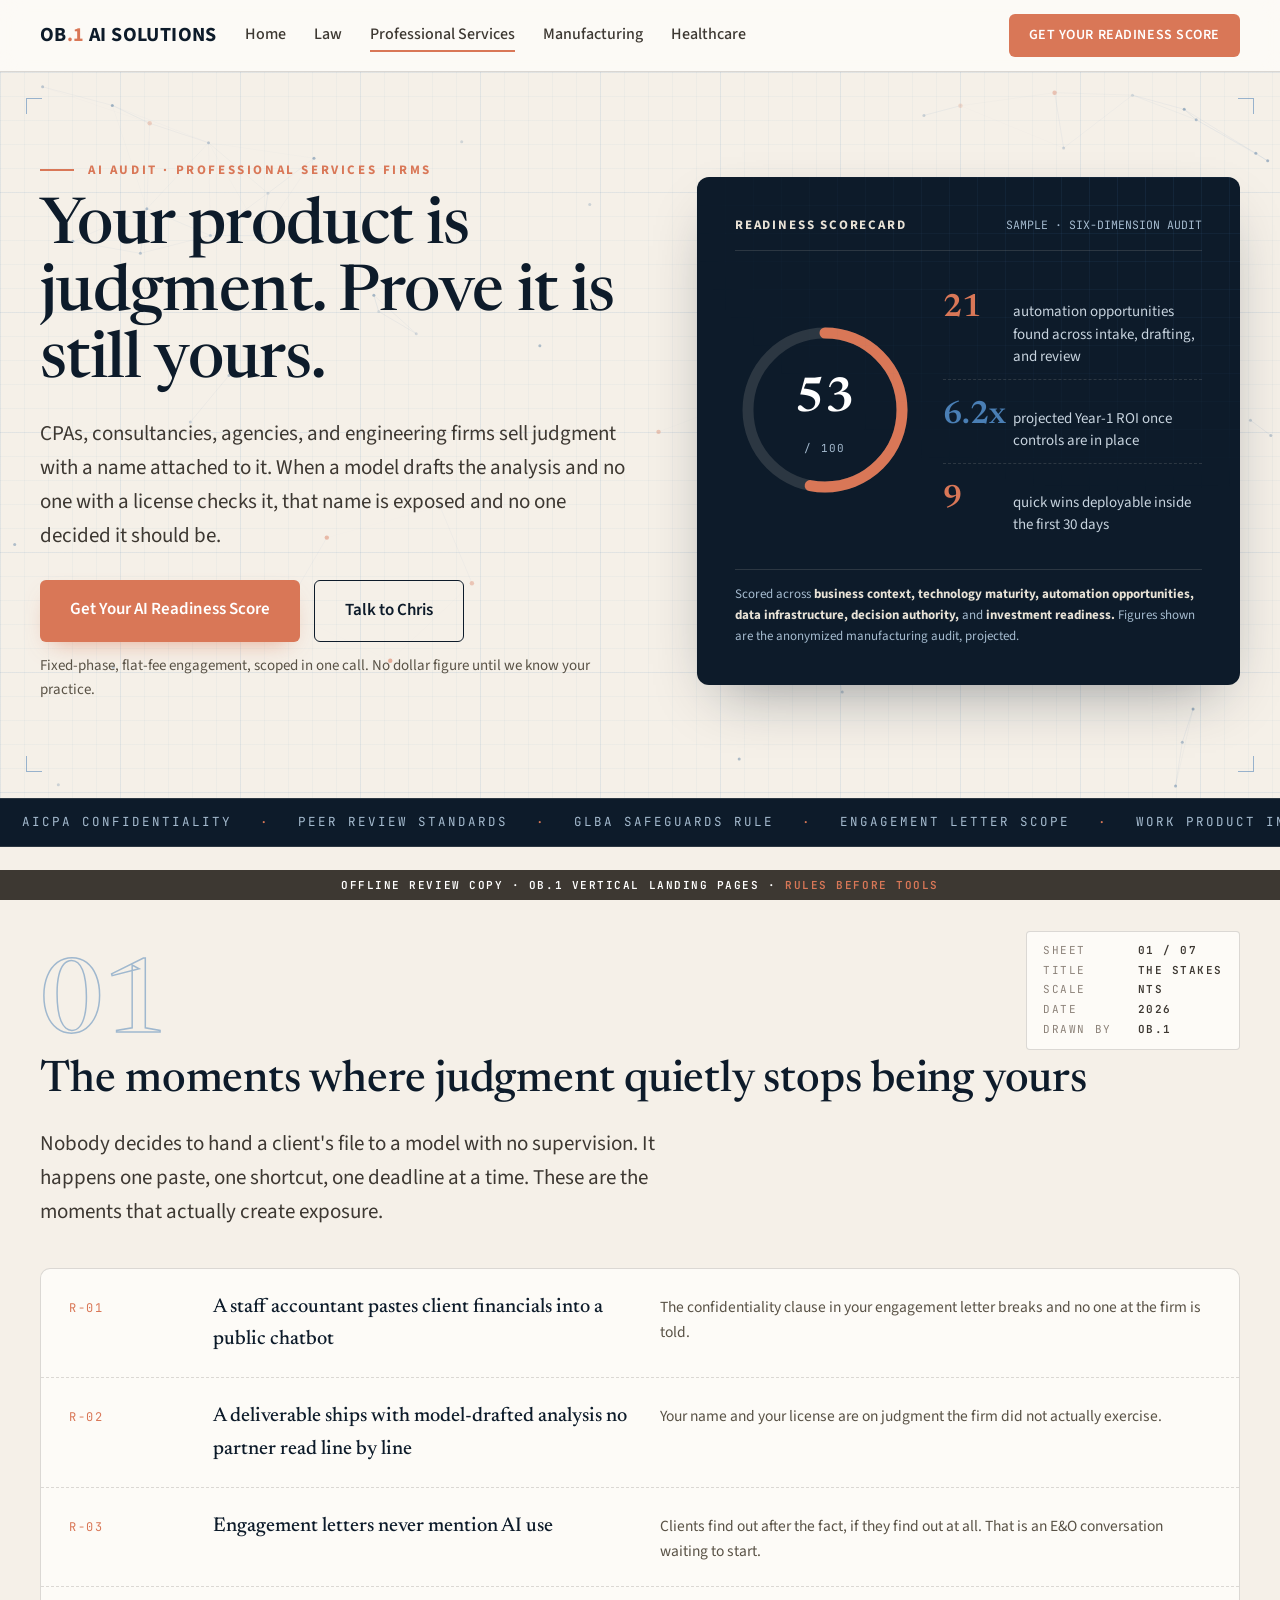
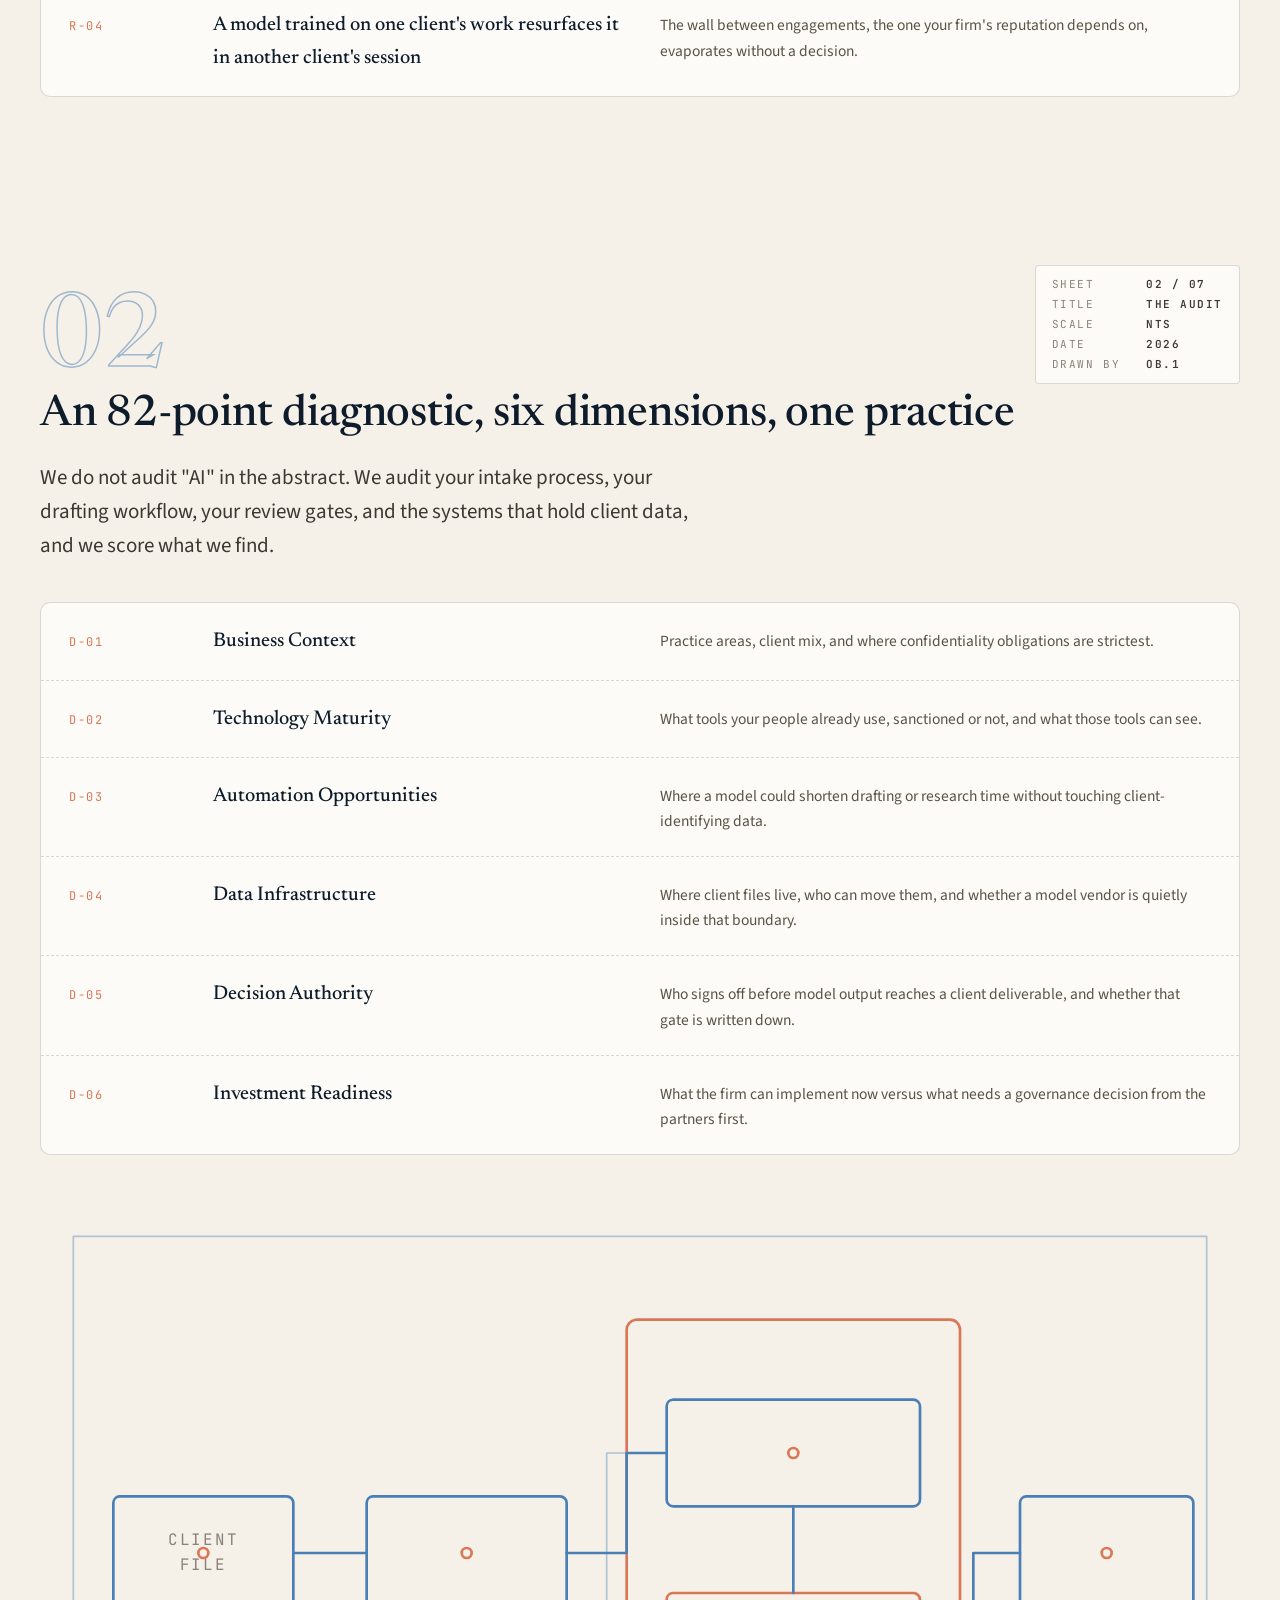
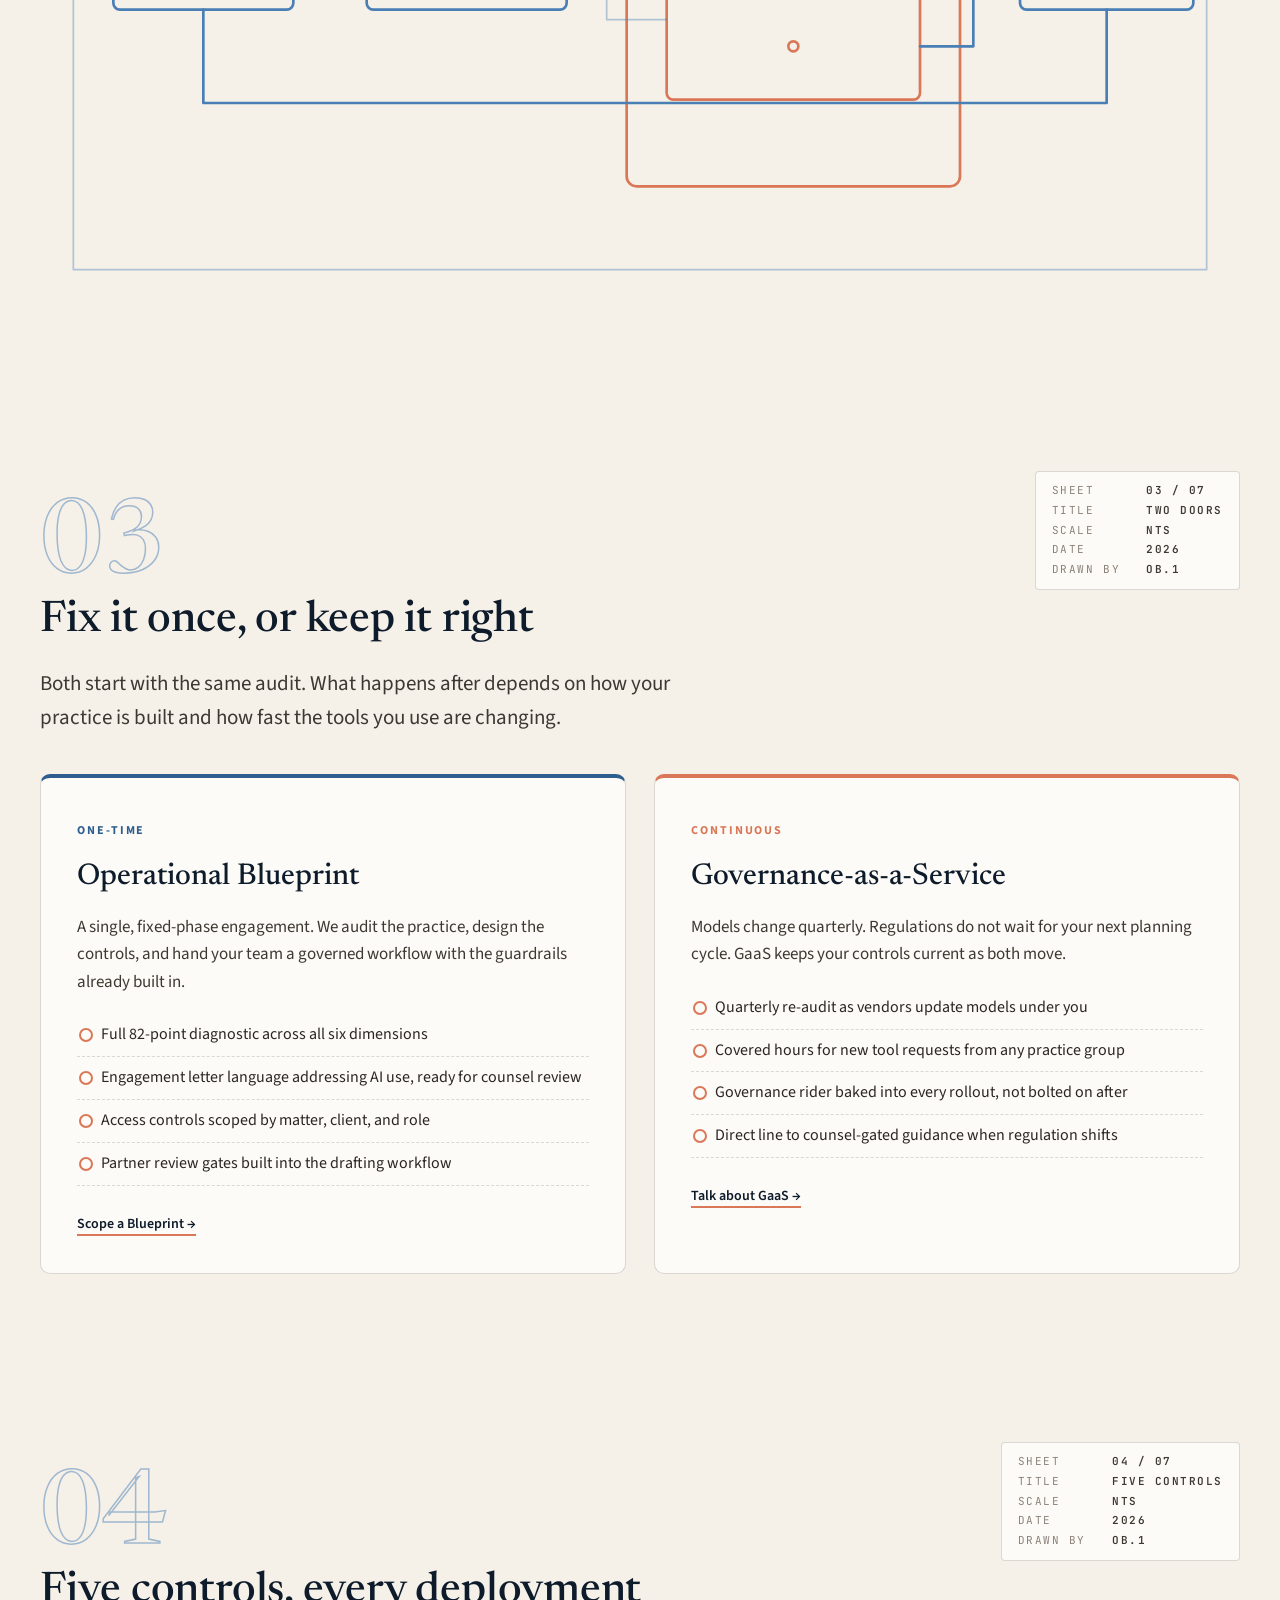
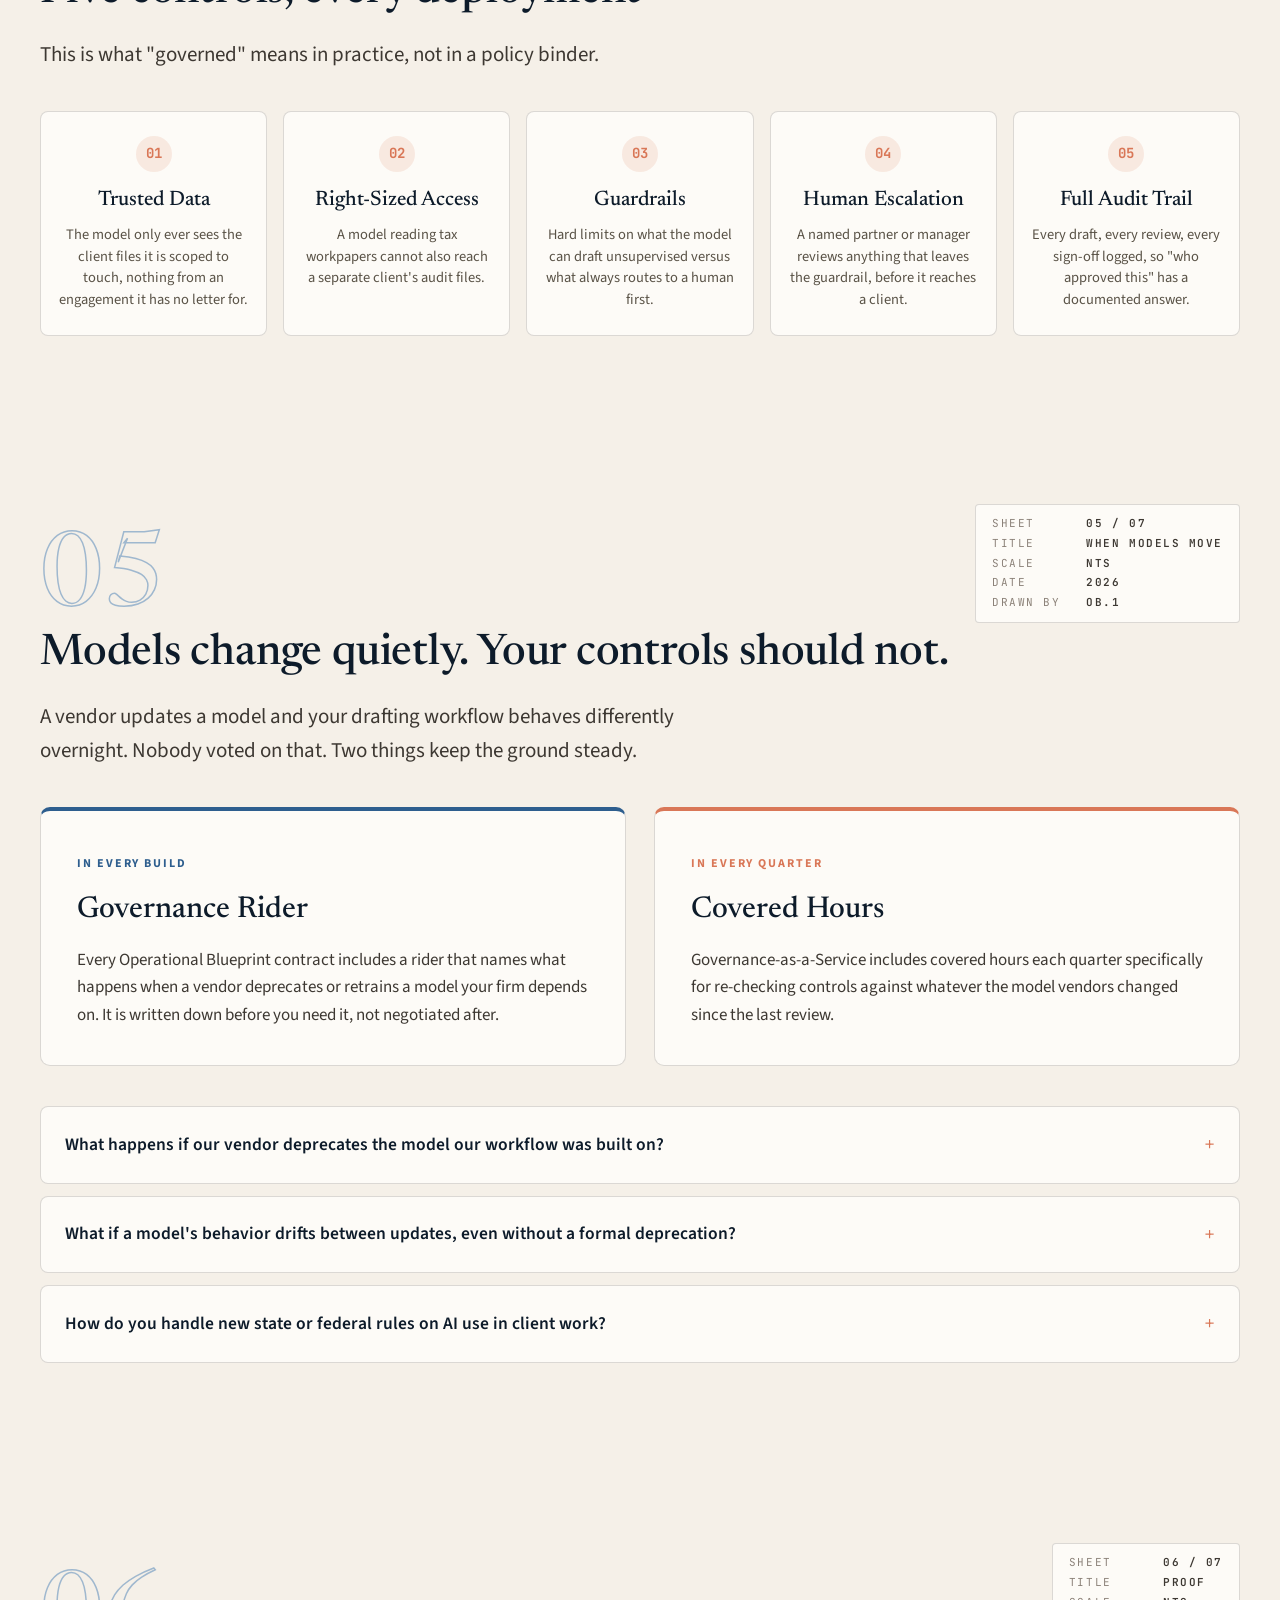
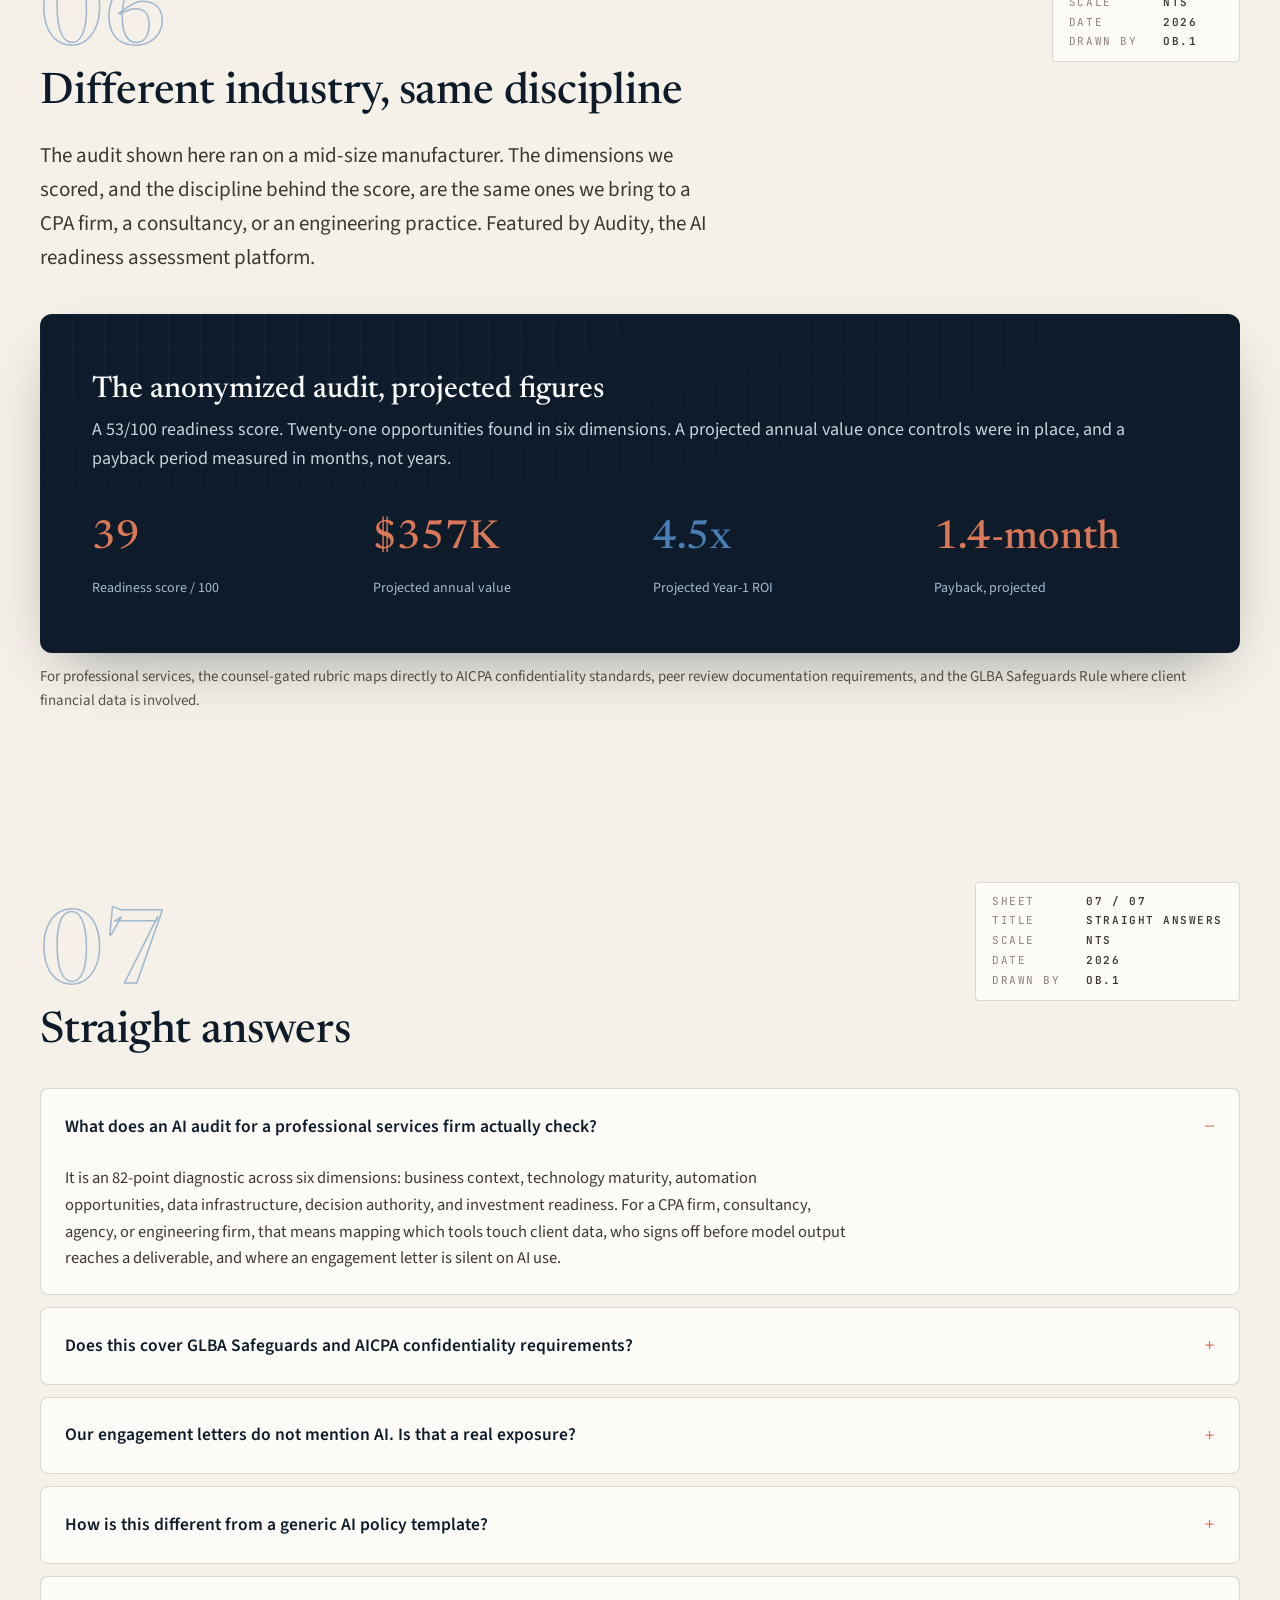
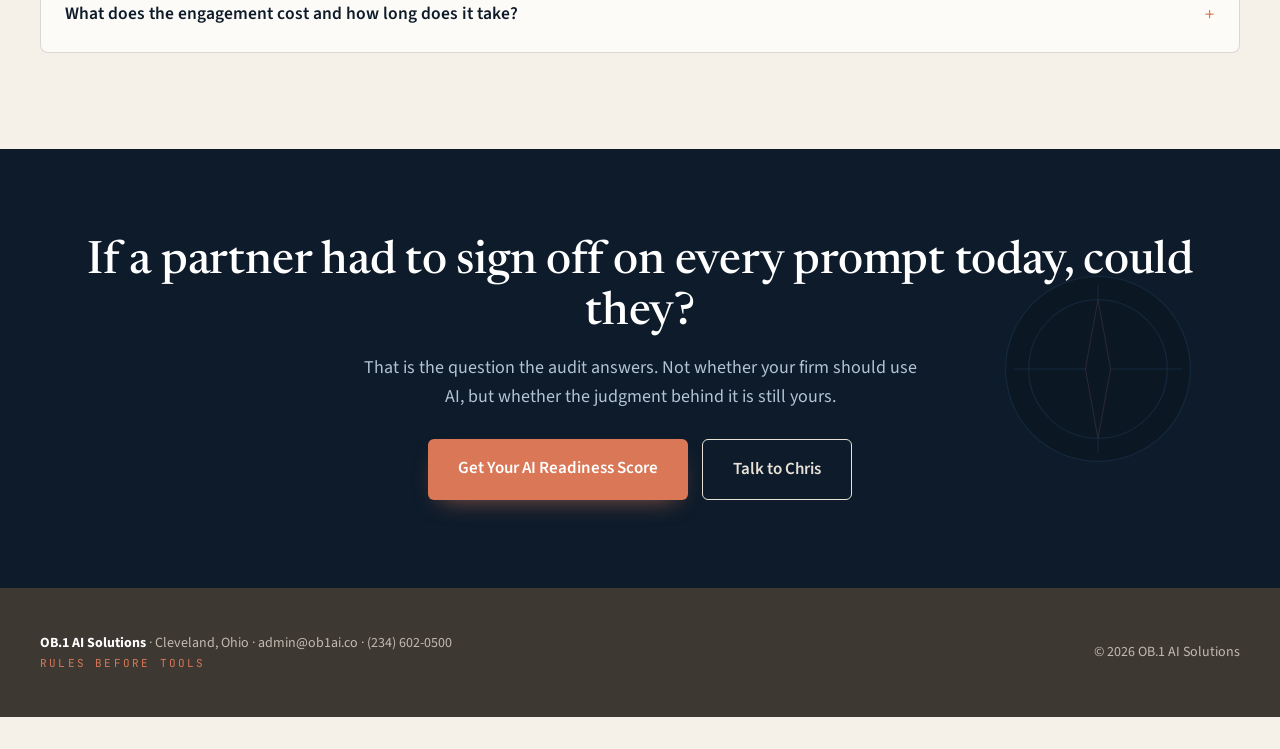
<file: share/professional-services.html>
<!DOCTYPE html>
<html lang="en">
<head>
<meta charset="UTF-8">
<meta name="viewport" content="width=device-width, initial-scale=1.0">
<title>AI Audit for Professional Services | OB.1 AI Solutions · Rules Before Tools</title>
<meta name="description" content="AI audit for professional services firms: CPAs, consultancies, agencies, engineering firms. A diagnostic that builds AI governance for client confidentiality.">
<link rel="icon" href="data:image/svg+xml,%3Csvg xmlns=%27http://www.w3.org/2000/svg%27 viewBox=%270 0 64 64%27%3E%3Crect width=%2764%27 height=%2764%27 rx=%2712%27 fill=%27%230D1B2A%27/%3E%3Ctext x=%2732%27 y=%2746%27 font-family=%27Georgia,serif%27 font-size=%2736%27 font-style=%27italic%27 fill=%27%23D97757%27 text-anchor=%27middle%27%3E.1%3C/text%3E%3C/svg%3E">
<link rel="canonical" href="https://ob1ai.co/professional-services">

<meta property="og:type" content="website">
<meta property="og:title" content="AI Audit for Professional Services Firms | OB.1 AI Solutions">
<meta property="og:description" content="A 6-dimension AI governance diagnostic for CPAs, consultancies, agencies, and engineering firms. Protect client confidentiality and the work product your name is on.">
<meta property="og:url" content="https://ob1ai.co/professional-services">
<meta property="og:site_name" content="OB.1 AI Solutions">
<meta name="twitter:card" content="summary">
<meta name="twitter:title" content="AI Audit for Professional Services Firms | OB.1 AI Solutions">
<meta name="twitter:description" content="A 6-dimension AI governance diagnostic for CPAs, consultancies, agencies, and engineering firms. Protect client confidentiality and the work product your name is on.">

<link rel="preconnect" href="https://fonts.googleapis.com">
<link rel="preconnect" href="https://fonts.gstatic.com" crossorigin>
<link href="https://fonts.googleapis.com/css2?family=Source+Sans+3:wght@400;500;600;700&family=Newsreader:ital,opsz,wght@0,6..72,400;0,6..72,500;0,6..72,600;1,6..72,400&family=JetBrains+Mono:wght@400;500&display=swap" rel="stylesheet">
<style>
/* ==========================================================================
   OB.1 AI SOLUTIONS · Architectural Blueprint Design System · v1.0
   Vertical landing pages: Law · Professional Services · Manufacturing · Healthcare
   Canvas: parchment. Structure: blueprint navy. Accent: sunset orange (<=15%).
   Type: Newsreader (display serif) · Source Sans 3 (UI/body) · JetBrains Mono (drafting annotations)
   ========================================================================== */

:root{
  --parchment:#F5F0E8;
  --paper:#FDFBF7;
  --cream:#E8DFD0;
  --navy:#0D1B2A;
  --navy-2:#1B3A5C;
  --blue:#2E5E8E;
  --line:#4A7FB5;
  --orange:#D97757;
  --amber:#E09070;
  --charcoal:#3D3832;
  --stone:#8B8178;
  --ink:#2A2622;
  --hairline:rgba(61,56,50,.18);
  --hairline-d:rgba(232,226,214,.14);
  --t-on-navy:#E8E2D6;
  --t-on-navy-dim:#a5bbcf;
  --serif:'Newsreader',Georgia,serif;
  --sans:'Source Sans 3','Helvetica Neue',Arial,sans-serif;
  --mono:'JetBrains Mono','Fira Code',Consolas,monospace;
  --shadow-card:0 24px 60px -24px rgba(13,27,42,.45);
  --shadow-soft:0 2px 8px rgba(13,27,42,.12);
  --ease-out:cubic-bezier(.2,.7,.2,1);
  --maxw:1280px;
}

*{margin:0;padding:0;box-sizing:border-box}
html{scroll-behavior:smooth}
body{
  font-family:var(--sans);
  background:var(--parchment);
  color:var(--ink);
  line-height:1.62;
  font-size:18px;
  overflow-x:hidden;
  -webkit-font-smoothing:antialiased;
}
img,svg,canvas{max-width:100%;display:block}
a{color:inherit}
::selection{background:rgba(217,119,87,.28)}

.serif{font-family:var(--serif)}
.mono{font-family:var(--mono)}
.wrap{max-width:var(--maxw);margin:0 auto;padding:0 40px}

/* Blueprint grid canvases -------------------------------------------------- */
.grid-bg{
  background-image:
    linear-gradient(rgba(74,127,181,.07) 1px,transparent 1px),
    linear-gradient(90deg,rgba(74,127,181,.07) 1px,transparent 1px),
    linear-gradient(rgba(74,127,181,.045) 1px,transparent 1px),
    linear-gradient(90deg,rgba(74,127,181,.045) 1px,transparent 1px);
  background-size:120px 120px,120px 120px,24px 24px,24px 24px;
}
.dark .grid-bg,.grid-bg.dark{
  background-image:
    linear-gradient(rgba(74,127,181,.14) 1px,transparent 1px),
    linear-gradient(90deg,rgba(74,127,181,.14) 1px,transparent 1px),
    linear-gradient(rgba(74,127,181,.07) 1px,transparent 1px),
    linear-gradient(90deg,rgba(74,127,181,.07) 1px,transparent 1px);
  background-size:120px 120px,120px 120px,24px 24px,24px 24px;
}

/* Type scale --------------------------------------------------------------- */
.eyebrow{
  color:var(--orange);font-size:13px;font-weight:700;letter-spacing:.2em;
  text-transform:uppercase;margin-bottom:14px;display:flex;align-items:center;gap:14px;
}
.eyebrow::before{content:"";width:34px;height:2px;background:var(--orange);flex:none}
h1{font-family:var(--serif);font-weight:500;font-size:clamp(40px,5vw,64px);line-height:1.05;color:var(--navy);letter-spacing:-.01em}
h2{font-family:var(--serif);font-weight:500;font-size:clamp(30px,3.4vw,44px);line-height:1.1;color:var(--navy);margin-bottom:14px;letter-spacing:-.005em}
h3{font-family:var(--serif);font-weight:500;color:var(--navy)}
.lede{font-size:21px;color:var(--charcoal);max-width:680px;margin-top:20px}
.micro{font-size:15px;color:#595246;margin-top:12px}
.dim{font-family:var(--mono);font-size:11.5px;letter-spacing:.1em;color:var(--stone);text-transform:uppercase}

/* Nav ---------------------------------------------------------------------- */
nav.ob1{
  background:rgba(253,251,247,.88);backdrop-filter:blur(12px);-webkit-backdrop-filter:blur(12px);
  border-bottom:1px solid var(--hairline);padding:14px 0;position:sticky;top:0;z-index:90;
}
nav.ob1 .wrap{display:flex;align-items:center;gap:28px}
.logo{font-weight:700;font-size:20px;letter-spacing:.02em;color:var(--navy);text-decoration:none}
.logo span{color:var(--orange)}
nav.ob1 a.nl{color:var(--charcoal);text-decoration:none;font-size:16px;font-weight:500;position:relative}
nav.ob1 a.nl:after{content:"";position:absolute;left:0;bottom:-4px;width:0;height:2px;background:var(--orange);transition:width .28s var(--ease-out)}
nav.ob1 a.nl:hover:after,nav.ob1 a.nl[aria-current]:after{width:100%}
nav.ob1 .cta{margin-left:auto;background:var(--orange);color:#fff;padding:10px 20px;border-radius:6px;font-weight:600;font-size:14px;text-decoration:none;letter-spacing:.04em;transition:background .2s,transform .2s}
nav.ob1 .cta:hover{background:#c4633f;transform:translateY(-1px)}

/* Buttons ------------------------------------------------------------------ */
.btn{display:inline-block;text-decoration:none;font-weight:600;font-size:17px;padding:16px 30px;border-radius:6px;transition:transform .22s var(--ease-out),background .2s,box-shadow .22s}
.btn-primary{background:var(--orange);color:#fff;box-shadow:0 10px 24px -12px rgba(217,119,87,.7)}
.btn-primary:hover{background:#c4633f;transform:translateY(-2px);box-shadow:0 16px 30px -12px rgba(217,119,87,.75)}
.btn-ghost{border:1.5px solid var(--navy);color:var(--navy)}
.btn-ghost:hover{background:rgba(13,27,42,.05);transform:translateY(-2px)}
.on-dark .btn-ghost{border-color:var(--t-on-navy);color:var(--t-on-navy)}
.on-dark .btn-ghost:hover{background:rgba(232,226,214,.08)}
.btn-row{display:flex;gap:14px;margin-top:28px;flex-wrap:wrap}

/* Sections & sheet title-blocks ------------------------------------------- */
section{padding:84px 0;position:relative}
.sheet-head{display:flex;align-items:flex-end;justify-content:space-between;gap:24px;margin-bottom:8px}
.sheet-no{
  font-family:var(--serif);font-weight:500;font-size:clamp(64px,8vw,110px);line-height:.8;
  color:transparent;-webkit-text-stroke:1.5px rgba(74,127,181,.5);user-select:none;flex:none;
}
.dark .sheet-no,.on-dark .sheet-no{-webkit-text-stroke:1.5px rgba(232,226,214,.28)}
.titleblock{
  font-family:var(--mono);font-size:11px;letter-spacing:.14em;text-transform:uppercase;
  color:var(--stone);border:1px solid var(--hairline);border-radius:4px;padding:10px 16px;
  display:grid;grid-template-columns:auto auto;gap:2px 26px;background:var(--paper);
}
.titleblock b{color:var(--charcoal);font-weight:600}
.on-dark .titleblock{border-color:var(--hairline-d);background:rgba(232,226,214,.05);color:var(--t-on-navy-dim)}
.on-dark .titleblock b{color:var(--t-on-navy)}

/* Hero --------------------------------------------------------------------- */
.hero{padding:88px 0 96px;position:relative;overflow:hidden}
.hero .wrap{display:grid;grid-template-columns:1.05fr .95fr;gap:56px;align-items:center;position:relative;z-index:2}
.hero-canvas{position:absolute;inset:0;z-index:1;pointer-events:none}

/* Crop marks (drafting sheet corners) */
.cropmarks{position:absolute;inset:26px;pointer-events:none;z-index:1}
.cropmarks i{position:absolute;width:16px;height:16px;border-color:rgba(74,127,181,.55);border-style:solid;border-width:0}
.cropmarks i:nth-child(1){top:0;left:0;border-top-width:1.5px;border-left-width:1.5px}
.cropmarks i:nth-child(2){top:0;right:0;border-top-width:1.5px;border-right-width:1.5px}
.cropmarks i:nth-child(3){bottom:0;left:0;border-bottom-width:1.5px;border-left-width:1.5px}
.cropmarks i:nth-child(4){bottom:0;right:0;border-bottom-width:1.5px;border-right-width:1.5px}

/* Tilt cards (3D) ---------------------------------------------------------- */
.tilt-wrap{perspective:1200px}
.tilt{transform-style:preserve-3d;transition:transform .5s var(--ease-out);will-change:transform}
.tilt .tilt-inner-pop{transform:translateZ(28px)}

/* Scorecard ---------------------------------------------------------------- */
.scorecard{background:var(--navy);border-radius:12px;padding:38px;color:var(--t-on-navy);box-shadow:var(--shadow-card);position:relative;overflow:hidden}
.scorecard::after{content:"";position:absolute;inset:0;pointer-events:none;background:
  linear-gradient(rgba(74,127,181,.12) 1px,transparent 1px),
  linear-gradient(90deg,rgba(74,127,181,.12) 1px,transparent 1px);
  background-size:28px 28px;mask-image:radial-gradient(120% 90% at 80% 0%,#000 0%,transparent 70%)}
.sc-head{display:flex;justify-content:space-between;align-items:baseline;border-bottom:1px solid var(--hairline-d);padding-bottom:14px;margin-bottom:22px;position:relative;z-index:2}
.sc-head b{font-size:13px;letter-spacing:.14em;text-transform:uppercase}
.sc-head span{font-size:11.5px;color:var(--t-on-navy-dim);font-family:var(--mono);text-align:right;max-width:46%;line-height:1.4}
.dial-row{display:flex;gap:28px;align-items:center;position:relative;z-index:2}
.dial{position:relative;width:180px;height:180px;flex:none}
.dial svg{transform:rotate(-90deg);overflow:visible}
.dial .num{position:absolute;inset:0;display:flex;flex-direction:column;align-items:center;justify-content:center}
.dial .num b{font-size:48px;font-family:var(--serif);font-weight:600;color:#fff}
.dial .num i{font-style:normal;font-size:11px;letter-spacing:.12em;color:var(--t-on-navy-dim);font-family:var(--mono)}
/* static 53% default so the dial never reads as a full ring without JS */
.dial-arc{stroke-dasharray:483.8;stroke-dashoffset:227.4}
.findings{flex:1;display:flex;flex-direction:column}
.finding{display:flex;gap:14px;align-items:baseline;padding:10px 0;border-bottom:1px dashed var(--hairline-d)}
.finding:last-child{border-bottom:none}
.finding b{font-family:var(--serif);font-size:32px;font-weight:600;color:var(--orange);min-width:56px}
.finding.blue b{color:var(--line)}
.finding span{font-size:15px;color:#c7d3de;line-height:1.5}
.sc-foot{margin-top:22px;font-size:13px;color:var(--t-on-navy-dim);border-top:1px solid var(--hairline-d);padding-top:14px;position:relative;z-index:2}
.sc-foot b{color:var(--t-on-navy)}

/* Regulatory ticker -------------------------------------------------------- */
.ticker{background:var(--navy);color:var(--t-on-navy-dim);overflow:hidden;padding:13px 0;border-top:1px solid var(--hairline-d);border-bottom:1px solid var(--hairline-d)}
.ticker-track{display:flex;gap:0;width:max-content;animation:tick 46s linear infinite}
.ticker-seq{display:flex;align-items:center;white-space:nowrap;font-family:var(--mono);font-size:12.5px;letter-spacing:.16em;text-transform:uppercase}
.ticker-seq span{padding:0 22px}
.ticker-seq em{font-style:normal;color:var(--orange);padding:0 6px}
@keyframes tick{to{transform:translateX(-50%)}}
.ticker:hover .ticker-track{animation-play-state:paused}

/* Stat band ---------------------------------------------------------------- */
.stat-band{background:var(--navy);color:var(--t-on-navy);padding:48px 0}
.stat-band .wrap{display:grid;grid-template-columns:repeat(3,1fr);gap:32px;text-align:center}
.stat-band b{display:block;font-family:var(--serif);font-size:44px;font-weight:500;color:#fff}
.stat-band .u{color:var(--orange)}
.stat-band span{font-size:16px;color:#b2c3d3}

/* Cards / doors ------------------------------------------------------------ */
.doors{display:grid;grid-template-columns:1fr 1fr;gap:28px;margin-top:40px}
.door{background:var(--paper);border:1px solid var(--hairline);border-top:4px solid var(--blue);border-radius:10px;padding:36px;transition:transform .32s var(--ease-out),box-shadow .32s}
.door:hover{transform:translateY(-6px);box-shadow:0 30px 50px -30px rgba(13,27,42,.4)}
.door.gaas{border-top-color:var(--orange)}
.door .tag{font-size:12px;font-weight:700;letter-spacing:.16em;text-transform:uppercase;color:var(--blue)}
.door.gaas .tag{color:var(--orange)}
.door h3{font-size:30px;margin:10px 0 12px}
.door p{font-size:17px;color:var(--charcoal)}
.door ul{list-style:none;margin:18px 0 22px}
.door li{font-size:16px;padding:8px 0 8px 24px;position:relative;border-bottom:1px dashed var(--hairline)}
.door li::before{content:"";position:absolute;left:2px;top:14px;width:10px;height:10px;border:2px solid var(--orange);border-radius:50%}
.door a.more{color:var(--navy);font-weight:600;font-size:14px;text-decoration:none;border-bottom:2px solid var(--orange)}

/* Controls grid (agentic five) --------------------------------------------- */
.controls{display:grid;grid-template-columns:repeat(5,1fr);gap:16px;margin-top:40px}
.controls.six{grid-template-columns:repeat(3,1fr)}
.control{background:var(--paper);border:1px solid var(--hairline);border-radius:8px;padding:24px 18px;text-align:center;transition:transform .3s var(--ease-out),border-color .3s}
.control:hover{transform:translateY(-4px);border-color:rgba(217,119,87,.5)}
.control b{display:block;font-family:var(--serif);font-size:21px;font-weight:500;color:var(--navy);margin-bottom:6px}
.control span{font-size:14.5px;color:#595246;line-height:1.5;display:block}
.control .dot{width:36px;height:36px;margin:0 auto 12px;border-radius:50%;background:rgba(217,119,87,.14);display:flex;align-items:center;justify-content:center;color:var(--orange);font-weight:700;font-size:14px;font-family:var(--mono)}

/* Scope / audit ledger rows ------------------------------------------------ */
.ledger{margin-top:40px;border:1px solid var(--hairline);border-radius:10px;overflow:hidden;background:var(--paper)}
.ledger-row{display:grid;grid-template-columns:120px 1fr 1.3fr;gap:24px;padding:22px 28px;border-bottom:1px dashed var(--hairline);align-items:baseline}
.ledger-row:last-child{border-bottom:none}
.ledger-row:hover{background:rgba(74,127,181,.05)}
.ledger-row .no{font-family:var(--mono);font-size:12px;letter-spacing:.14em;color:var(--orange)}
a.ledger-row{text-decoration:none;color:inherit}
.ledger-row b{font-family:var(--serif);font-size:20px;font-weight:500;color:var(--navy)}
.ledger-row span{font-size:15.5px;color:#595246}

/* Chips -------------------------------------------------------------------- */
.chips{display:flex;flex-wrap:wrap;gap:10px;margin-top:32px}
.chip{background:var(--paper);border:1px solid var(--hairline);border-radius:100px;padding:9px 18px;font-size:14.5px;font-weight:500;color:var(--navy)}
.chip small{color:#595246;font-weight:400}
.chip.hot{border-color:var(--orange);background:rgba(217,119,87,.08)}
.arr{color:var(--orange);font-weight:700}

/* Quotes / proof ----------------------------------------------------------- */
.quote{background:var(--paper);border:1px solid var(--hairline);border-radius:10px;padding:30px}
.quote p{font-family:var(--serif);font-size:22px;font-style:italic;color:var(--navy);line-height:1.45}

/* Dark proof panel (case study) -------------------------------------------- */
.case-panel{background:var(--navy);color:var(--t-on-navy);border-radius:12px;padding:52px;margin-top:40px;box-shadow:var(--shadow-card);position:relative;overflow:hidden}
.case-panel .grid-veil{position:absolute;inset:0;pointer-events:none;background:
  linear-gradient(rgba(74,127,181,.1) 1px,transparent 1px),linear-gradient(90deg,rgba(74,127,181,.1) 1px,transparent 1px);
  background-size:32px 32px;mask-image:radial-gradient(130% 100% at 15% 0%,#000,transparent 75%)}
.case-panel h3{color:#fff;font-size:30px}
.case-panel p{color:#c7d3de}
.case-stats{display:grid;grid-template-columns:repeat(4,1fr);gap:26px;margin-top:34px;position:relative;z-index:2}
.case-stats b{display:block;font-family:var(--serif);font-size:40px;font-weight:500;color:var(--orange)}
.case-stats .bl b{color:var(--line)}
.case-stats span{font-size:14px;color:var(--t-on-navy-dim)}

/* FAQ ----------------------------------------------------------------------- */
details.faq{background:var(--paper);border:1px solid var(--hairline);border-radius:8px;margin-bottom:12px;overflow:hidden}
details.faq summary{cursor:pointer;padding:20px 24px;font-weight:600;font-size:17.5px;color:var(--navy);list-style:none;display:flex;justify-content:space-between;align-items:center;gap:18px}
details.faq summary::-webkit-details-marker{display:none}
details.faq summary:after{content:"+";font-family:var(--serif);font-size:22px;color:var(--orange);flex:none}
details.faq[open] summary:after{content:"–"}
details.faq p{padding:0 24px 22px;font-size:16.5px;color:var(--charcoal);max-width:840px}

/* CTA band ------------------------------------------------------------------ */
.cta-band{background:var(--navy);color:#fff;text-align:center;padding:88px 0;position:relative;overflow:hidden}
.cta-band h2{color:#fff;font-size:clamp(32px,3.6vw,46px)}
.cta-band p{color:#b2c3d3;max-width:560px;margin:14px auto 0}
.cta-band .btn-row{justify-content:center}
.compass{position:absolute;right:6%;top:50%;width:210px;height:210px;margin-top:-105px;opacity:.14;animation:spin 70s linear infinite;pointer-events:none}
@keyframes spin{to{transform:rotate(360deg)}}

/* Footer -------------------------------------------------------------------- */
footer.ob1{background:var(--charcoal);color:#c2bab0;padding:44px 0;font-size:14px}
footer.ob1 .wrap{display:flex;justify-content:space-between;flex-wrap:wrap;gap:16px;align-items:center}
footer.ob1 b{color:#fff}
footer.ob1 a{color:#c2bab0;text-decoration:none}
footer.ob1 a:hover{color:#fff}
.foot-tag{font-family:var(--mono);font-size:11px;letter-spacing:.2em;text-transform:uppercase;color:var(--orange)}

/* Schematic (SVG blueprint drawings) ---------------------------------------- */
.schematic{position:relative}
.schematic svg{width:100%;height:auto}
.schematic .draw{fill:none;stroke:var(--line);stroke-width:1.6;stroke-linecap:round;stroke-linejoin:round}
.schematic .draw.o{stroke:var(--orange)}
.schematic .draw.faint{stroke:rgba(74,127,181,.4);stroke-width:1}
.schematic text{font-family:var(--mono);font-size:9.5px;letter-spacing:.12em;fill:var(--stone);text-transform:uppercase}
.schematic .lbl-o{fill:var(--orange)}
.on-dark .schematic .draw{stroke:#7fa8cd}
.on-dark .schematic text{fill:var(--t-on-navy-dim)}
/* draw-on-scroll: js sets stroke-dasharray/offset then animates */
.schematic .draw{transition:none}

/* Reveal engine ------------------------------------------------------------- */
.reveal{opacity:0;transform:translateY(26px);transition:opacity .8s var(--ease-out),transform .8s var(--ease-out)}
.reveal.on{opacity:1;transform:none}
.reveal.d1{transition-delay:.08s}.reveal.d2{transition-delay:.16s}.reveal.d3{transition-delay:.24s}
.reveal.d4{transition-delay:.32s}.reveal.d5{transition-delay:.4s}

/* Breadcrumb rail (vertical pages) ------------------------------------------ */
.rail{position:fixed;left:18px;top:50%;transform:translateY(-50%);z-index:80;display:flex;flex-direction:column;gap:14px}
.rail a{width:9px;height:9px;border-radius:50%;border:1.5px solid var(--stone);display:block;transition:background .25s,border-color .25s,transform .25s}
.rail a.on{background:var(--orange);border-color:var(--orange);transform:scale(1.25)}
@media(max-width:1360px){.rail{display:none}}

/* Responsive ---------------------------------------------------------------- */
@media(max-width:980px){
  .hero .wrap{grid-template-columns:1fr}
  .doors,.quotes{grid-template-columns:1fr}
  .controls,.controls.six{grid-template-columns:repeat(2,1fr)}
  .case-stats{grid-template-columns:repeat(2,1fr)}
  .ledger-row{grid-template-columns:70px 1fr;gap:10px}
  .ledger-row span{grid-column:2}
  .stat-band .wrap{grid-template-columns:1fr;gap:22px}
  .sheet-head{flex-direction:column;align-items:flex-start;gap:10px}
  .titleblock{display:none}
  nav.ob1 .wrap{flex-wrap:wrap;gap:8px 18px}
  nav.ob1 a.nl{font-size:14px}
  nav.ob1 .cta{padding:8px 14px;font-size:12.5px}
  .wrap{padding:0 22px}
  .compass{display:none}
}
@media(prefers-reduced-motion:reduce){
  *,*::before,*::after{animation-duration:.01ms!important;animation-iteration-count:1!important;transition-duration:.01ms!important}
  html{scroll-behavior:auto}
  .reveal{opacity:1;transform:none}
  .ticker-track{animation:none}
}

</style>
<noscript><style>.reveal{opacity:1;transform:none}</style></noscript>

<script type="application/ld+json">
{
  "@context": "https://schema.org",
  "@type": "ProfessionalService",
  "name": "OB.1 AI Solutions",
  "description": "AI governance audits and implementation for professional services firms: CPAs, consultancies, agencies, and engineering firms.",
  "url": "https://ob1ai.co/professional-services",
  "email": "admin@ob1ai.co",
  "telephone": "+1-234-602-0500",
  "address": {
    "@type": "PostalAddress",
    "addressLocality": "Cleveland",
    "addressRegion": "OH",
    "addressCountry": "US"
  },
  "areaServed": ["Ohio", "United States"],
  "slogan": "Rules Before Tools"
}
</script>
<script type="application/ld+json">
{
  "@context": "https://schema.org",
  "@type": "FAQPage",
  "mainEntity": [
    {
      "@type": "Question",
      "name": "What does an AI audit for a professional services firm actually check?",
      "acceptedAnswer": {
        "@type": "Answer",
        "text": "It is an 82-point diagnostic across six dimensions: business context, technology maturity, automation opportunities, data infrastructure, decision authority, and investment readiness. For a CPA firm, consultancy, agency, or engineering firm, that means mapping which tools touch client data, who signs off before model output reaches a deliverable, and where an engagement letter is silent on AI use."
      }
    },
    {
      "@type": "Question",
      "name": "Does this cover GLBA Safeguards and AICPA confidentiality requirements?",
      "acceptedAnswer": {
        "@type": "Answer",
        "text": "Yes. The audit maps AI touchpoints against the AICPA Code of Professional Conduct confidentiality rule, peer review documentation standards, and the GLBA Safeguards Rule where client financial data is in scope. You get a rubric your counsel can review, not a generic checklist."
      }
    },
    {
      "@type": "Question",
      "name": "Our engagement letters do not mention AI. Is that a real exposure?",
      "acceptedAnswer": {
        "@type": "Answer",
        "text": "Yes. If a letter is silent on AI use and a model touches client data or drafts part of the work product, the client learns about it after the fact if at all. That is an E&O conversation waiting to happen. The audit flags every engagement type where this gap exists."
      }
    },
    {
      "@type": "Question",
      "name": "How is this different from a generic AI policy template?",
      "acceptedAnswer": {
        "@type": "Answer",
        "text": "A template tells staff what not to do. The audit tells you where your actual exposure sits: which tools your people already use, which client data can reach them, and which deliverables carry model-drafted content nobody with a license reviewed. Then it builds controls around those specific gaps."
      }
    },
    {
      "@type": "Question",
      "name": "What does the engagement cost and how long does it take?",
      "acceptedAnswer": {
        "@type": "Answer",
        "text": "It is a fixed-phase, flat-fee engagement, scoped in one call once we understand your practice areas and headcount. No hourly surprises. Timelines and next steps come out of that first conversation."
      }
    },
    {
      "@type": "Question",
      "name": "What happens if our vendor deprecates the model our workflow was built on?",
      "acceptedAnswer": {
        "@type": "Answer",
        "text": "Your governance rider or covered hours (whichever applies) trigger a re-audit of that workflow before the deprecation date. We re-scope the controls against the replacement model rather than letting staff quietly adapt on their own."
      }
    },
    {
      "@type": "Question",
      "name": "What if a model's behavior drifts between updates, even without a formal deprecation?",
      "acceptedAnswer": {
        "@type": "Answer",
        "text": "Drift shows up first in the review gate, drafts that used to pass clean start needing more correction. That is a signal we build into the audit trail, not something staff are left to notice on their own and quietly work around."
      }
    },
    {
      "@type": "Question",
      "name": "How do you handle new state or federal rules on AI use in client work?",
      "acceptedAnswer": {
        "@type": "Answer",
        "text": "New regulation gets mapped against your existing controls under GaaS, and flagged to counsel for review before it becomes a compliance gap instead of a planning item."
      }
    }
  ]
}
</script>
</head>
<body>

<nav class="ob1">
  <div class="wrap">
    <a href="index.html" class="logo">OB<span>.1</span> AI SOLUTIONS</a>
    <a class="nl" href="index.html">Home</a>
    <a href="law.html" class="nl">Law</a>
    <a href="professional-services.html" class="nl" aria-current="page">Professional Services</a>
    <a href="manufacturing.html" class="nl">Manufacturing</a>
    <a href="healthcare.html" class="nl">Healthcare</a>
    <a href="https://ob1ai.co/services" class="cta">GET YOUR READINESS SCORE</a>
  </div>
</nav>

<header class="hero grid-bg" id="top">
  <canvas class="hero-canvas" data-density="1"></canvas>
  <div class="cropmarks" aria-hidden="true"><i></i><i></i><i></i><i></i></div>
  <div class="wrap">
    <div class="reveal">
      <p class="eyebrow">AI Audit · Professional Services Firms</p>
      <h1>Your product is judgment. Prove it is still yours.</h1>
      <p class="lede">CPAs, consultancies, agencies, and engineering firms sell judgment with a name attached to it. When a model drafts the analysis and no one with a license checks it, that name is exposed and no one decided it should be.</p>
      <div class="btn-row">
        <a href="https://ob1ai.co/services" class="btn btn-primary">Get Your AI Readiness Score</a>
        <a href="mailto:chris@ob1ai.co" class="btn btn-ghost">Talk to Chris</a>
      </div>
      <p class="micro">Fixed-phase, flat-fee engagement, scoped in one call. No dollar figure until we know your practice.</p>
    </div>
    <div class="tilt-wrap reveal d2">
      <div class="scorecard tilt">
        <div class="tilt-inner-pop">
          <div class="sc-head">
            <b>Readiness Scorecard</b>
            <span>SAMPLE · SIX-DIMENSION AUDIT</span>
          </div>
          <div class="dial-row">
            <div class="dial">
              <svg viewBox="0 0 180 180" aria-hidden="true">
                <circle cx="90" cy="90" r="77" fill="none" stroke="rgba(232,226,214,.14)" stroke-width="11"></circle>
                <circle class="dial-arc" cx="90" cy="90" r="77" fill="none" stroke="#D97757" stroke-width="11" stroke-linecap="round" data-score="53"></circle>
              </svg>
              <div class="num">
                <b>53</b>
                <i>/ 100</i>
              </div>
            </div>
            <div class="findings">
              <div class="finding">
                <b data-count="21">21</b>
                <span>automation opportunities found across intake, drafting, and review</span>
              </div>
              <div class="finding blue">
                <b data-count="6.2" data-decimals="1" data-suffix="x">6.2x</b>
                <span>projected Year-1 ROI once controls are in place</span>
              </div>
              <div class="finding">
                <b data-count="9">9</b>
                <span>quick wins deployable inside the first 30 days</span>
              </div>
            </div>
          </div>
          <p class="sc-foot">Scored across <b>business context, technology maturity, automation opportunities, data infrastructure, decision authority,</b> and <b>investment readiness.</b> Figures shown are the anonymized manufacturing audit, projected.</p>
        </div>
      </div>
    </div>
  </div>
</header>

<div class="ticker">
  <div class="ticker-track">
    <div class="ticker-seq">
      <span>AICPA CONFIDENTIALITY</span><em>·</em>
      <span>PEER REVIEW STANDARDS</span><em>·</em>
      <span>GLBA SAFEGUARDS RULE</span><em>·</em>
      <span>ENGAGEMENT LETTER SCOPE</span><em>·</em>
      <span>WORK PRODUCT INTEGRITY</span><em>·</em>
      <span>E&amp;O EXPOSURE</span><em>·</em>
      <span>CLIENT DATA BOUNDARY</span><em>·</em>
    </div>
    <div class="ticker-seq">
      <span>AICPA CONFIDENTIALITY</span><em>·</em>
      <span>PEER REVIEW STANDARDS</span><em>·</em>
      <span>GLBA SAFEGUARDS RULE</span><em>·</em>
      <span>ENGAGEMENT LETTER SCOPE</span><em>·</em>
      <span>WORK PRODUCT INTEGRITY</span><em>·</em>
      <span>E&amp;O EXPOSURE</span><em>·</em>
      <span>CLIENT DATA BOUNDARY</span><em>·</em>
    </div>
  </div>
</div>

<main>

<section id="s1">
  <div class="wrap">
    <div class="sheet-head reveal">
      <div>
        <span class="sheet-no">01</span>
      </div>
      <div class="titleblock">
        <span>SHEET</span><b>01 / 07</b>
        <span>TITLE</span><b>THE STAKES</b>
        <span>SCALE</span><b>NTS</b>
        <span>DATE</span><b>2026</b>
        <span>DRAWN BY</span><b>OB.1</b>
      </div>
    </div>
    <h2 class="reveal">The moments where judgment quietly stops being yours</h2>
    <p class="lede reveal">Nobody decides to hand a client's file to a model with no supervision. It happens one paste, one shortcut, one deadline at a time. These are the moments that actually create exposure.</p>
    <div class="ledger reveal d2">
      <div class="ledger-row">
        <span class="no">R-01</span>
        <b>A staff accountant pastes client financials into a public chatbot</b>
        <span>The confidentiality clause in your engagement letter breaks and no one at the firm is told.</span>
      </div>
      <div class="ledger-row">
        <span class="no">R-02</span>
        <b>A deliverable ships with model-drafted analysis no partner read line by line</b>
        <span>Your name and your license are on judgment the firm did not actually exercise.</span>
      </div>
      <div class="ledger-row">
        <span class="no">R-03</span>
        <b>Engagement letters never mention AI use</b>
        <span>Clients find out after the fact, if they find out at all. That is an E&amp;O conversation waiting to start.</span>
      </div>
      <div class="ledger-row">
        <span class="no">R-04</span>
        <b>A model trained on one client's work resurfaces it in another client's session</b>
        <span>The wall between engagements, the one your firm's reputation depends on, evaporates without a decision.</span>
      </div>
    </div>
  </div>
</section>

<section id="s2">
  <div class="wrap">
    <div class="sheet-head reveal">
      <div>
        <span class="sheet-no">02</span>
      </div>
      <div class="titleblock">
        <span>SHEET</span><b>02 / 07</b>
        <span>TITLE</span><b>THE AUDIT</b>
        <span>SCALE</span><b>NTS</b>
        <span>DATE</span><b>2026</b>
        <span>DRAWN BY</span><b>OB.1</b>
      </div>
    </div>
    <h2 class="reveal">An 82-point diagnostic, six dimensions, one practice</h2>
    <p class="lede reveal">We do not audit "AI" in the abstract. We audit your intake process, your drafting workflow, your review gates, and the systems that hold client data, and we score what we find.</p>

    <div class="ledger reveal d2">
      <div class="ledger-row">
        <span class="no">D-01</span>
        <b>Business Context</b>
        <span>Practice areas, client mix, and where confidentiality obligations are strictest.</span>
      </div>
      <div class="ledger-row">
        <span class="no">D-02</span>
        <b>Technology Maturity</b>
        <span>What tools your people already use, sanctioned or not, and what those tools can see.</span>
      </div>
      <div class="ledger-row">
        <span class="no">D-03</span>
        <b>Automation Opportunities</b>
        <span>Where a model could shorten drafting or research time without touching client-identifying data.</span>
      </div>
      <div class="ledger-row">
        <span class="no">D-04</span>
        <b>Data Infrastructure</b>
        <span>Where client files live, who can move them, and whether a model vendor is quietly inside that boundary.</span>
      </div>
      <div class="ledger-row">
        <span class="no">D-05</span>
        <b>Decision Authority</b>
        <span>Who signs off before model output reaches a client deliverable, and whether that gate is written down.</span>
      </div>
      <div class="ledger-row">
        <span class="no">D-06</span>
        <b>Investment Readiness</b>
        <span>What the firm can implement now versus what needs a governance decision from the partners first.</span>
      </div>
    </div>

    <div class="schematic reveal d3" style="margin-top:48px">
      <svg viewBox="0 0 720 420" role="img" aria-label="Schematic of an engagement workflow showing client data moving through intake, an AI-assisted drafting zone bounded by an E and O boundary, a partner review gate, and final work product delivery.">
        <!-- outer frame -->
        <rect class="draw faint" x="20" y="20" width="680" height="380"></rect>

        <!-- client node -->
        <rect class="draw" x="44" y="176" width="108" height="68" rx="4"></rect>
        <text x="98" y="205" text-anchor="middle">CLIENT</text>
        <text x="98" y="220" text-anchor="middle">FILE</text>

        <!-- engagement letter node -->
        <rect class="draw" x="196" y="176" width="120" height="68" rx="4"></rect>
        <text x="256" y="205" text-anchor="middle">ENGAGEMENT</text>
        <text x="256" y="220" text-anchor="middle">LETTER</text>

        <!-- connector client -> letter -->
        <path class="draw" d="M152 210 L196 210"></path>

        <!-- E and O boundary, dashed box around AI drafting zone -->
        <rect class="draw o" x="352" y="70" width="200" height="280" rx="6" stroke-dasharray="6 6"></rect>
        <text x="452" y="58" text-anchor="middle" class="lbl-o">E&amp;O BOUNDARY</text>

        <!-- AI drafting node inside boundary -->
        <rect class="draw" x="376" y="118" width="152" height="64" rx="4"></rect>
        <text x="452" y="146" text-anchor="middle">MODEL-ASSISTED</text>
        <text x="452" y="161" text-anchor="middle">DRAFTING</text>

        <!-- connector letter -> drafting -->
        <path class="draw" d="M316 210 L352 210 L352 150 L376 150"></path>

        <!-- review gate node inside boundary -->
        <rect class="draw o" x="376" y="234" width="152" height="64" rx="4"></rect>
        <text x="452" y="262" text-anchor="middle" class="lbl-o">REVIEW GATE</text>
        <text x="452" y="277" text-anchor="middle" class="lbl-o">PARTNER SIGN-OFF</text>

        <!-- connector drafting -> review gate -->
        <path class="draw" d="M452 182 L452 234"></path>

        <!-- work product node, outside boundary -->
        <rect class="draw" x="588" y="176" width="104" height="68" rx="4"></rect>
        <text x="640" y="203" text-anchor="middle">WORK</text>
        <text x="640" y="218" text-anchor="middle">PRODUCT</text>

        <!-- connector review gate -> work product, exits boundary -->
        <path class="draw" d="M528 266 L560 266 L560 210 L588 210"></path>

        <!-- escalation path, review gate loops back to drafting on fail -->
        <path class="draw faint" d="M376 250 L340 250 L340 150 L376 150" stroke-dasharray="3 5"></path>
        <text x="298" y="146" text-anchor="middle">REVISE</text>

        <!-- delivery arrow bottom -->
        <path class="draw" d="M640 244 L640 300 L98 300 L98 244" stroke-dasharray="4 4"></path>
        <text x="369" y="316" text-anchor="middle">DELIVERY TO CLIENT, LOGGED</text>

        <!-- audit trail marks -->
        <circle class="draw o" cx="98" cy="210" r="3"></circle>
        <circle class="draw o" cx="256" cy="210" r="3"></circle>
        <circle class="draw o" cx="452" cy="150" r="3"></circle>
        <circle class="draw o" cx="452" cy="266" r="3"></circle>
        <circle class="draw o" cx="640" cy="210" r="3"></circle>
      </svg>
    </div>
  </div>
</section>

<section id="s3">
  <div class="wrap">
    <div class="sheet-head reveal">
      <div>
        <span class="sheet-no">03</span>
      </div>
      <div class="titleblock">
        <span>SHEET</span><b>03 / 07</b>
        <span>TITLE</span><b>TWO DOORS</b>
        <span>SCALE</span><b>NTS</b>
        <span>DATE</span><b>2026</b>
        <span>DRAWN BY</span><b>OB.1</b>
      </div>
    </div>
    <h2 class="reveal">Fix it once, or keep it right</h2>
    <p class="lede reveal">Both start with the same audit. What happens after depends on how your practice is built and how fast the tools you use are changing.</p>
    <div class="doors">
      <div class="door reveal">
        <span class="tag">One-Time</span>
        <h3>Operational Blueprint</h3>
        <p>A single, fixed-phase engagement. We audit the practice, design the controls, and hand your team a governed workflow with the guardrails already built in.</p>
        <ul>
          <li>Full 82-point diagnostic across all six dimensions</li>
          <li>Engagement letter language addressing AI use, ready for counsel review</li>
          <li>Access controls scoped by matter, client, and role</li>
          <li>Partner review gates built into the drafting workflow</li>
        </ul>
        <a href="mailto:chris@ob1ai.co" class="more">Scope a Blueprint &rarr;</a>
      </div>
      <div class="door gaas reveal d2">
        <span class="tag">Continuous</span>
        <h3>Governance-as-a-Service</h3>
        <p>Models change quarterly. Regulations do not wait for your next planning cycle. GaaS keeps your controls current as both move.</p>
        <ul>
          <li>Quarterly re-audit as vendors update models under you</li>
          <li>Covered hours for new tool requests from any practice group</li>
          <li>Governance rider baked into every rollout, not bolted on after</li>
          <li>Direct line to counsel-gated guidance when regulation shifts</li>
        </ul>
        <a href="mailto:chris@ob1ai.co" class="more">Talk about GaaS &rarr;</a>
      </div>
    </div>
  </div>
</section>

<section id="s4">
  <div class="wrap">
    <div class="sheet-head reveal">
      <div>
        <span class="sheet-no">04</span>
      </div>
      <div class="titleblock">
        <span>SHEET</span><b>04 / 07</b>
        <span>TITLE</span><b>FIVE CONTROLS</b>
        <span>SCALE</span><b>NTS</b>
        <span>DATE</span><b>2026</b>
        <span>DRAWN BY</span><b>OB.1</b>
      </div>
    </div>
    <h2 class="reveal">Five controls, every deployment</h2>
    <p class="lede reveal">This is what "governed" means in practice, not in a policy binder.</p>
    <div class="controls">
      <div class="control reveal">
        <span class="dot">01</span>
        <b>Trusted Data</b>
        <span>The model only ever sees the client files it is scoped to touch, nothing from an engagement it has no letter for.</span>
      </div>
      <div class="control reveal d2">
        <span class="dot">02</span>
        <b>Right-Sized Access</b>
        <span>A model reading tax workpapers cannot also reach a separate client's audit files.</span>
      </div>
      <div class="control reveal d3">
        <span class="dot">03</span>
        <b>Guardrails</b>
        <span>Hard limits on what the model can draft unsupervised versus what always routes to a human first.</span>
      </div>
      <div class="control reveal d4">
        <span class="dot">04</span>
        <b>Human Escalation</b>
        <span>A named partner or manager reviews anything that leaves the guardrail, before it reaches a client.</span>
      </div>
      <div class="control reveal d5">
        <span class="dot">05</span>
        <b>Full Audit Trail</b>
        <span>Every draft, every review, every sign-off logged, so "who approved this" has a documented answer.</span>
      </div>
    </div>
  </div>
</section>

<section id="s5">
  <div class="wrap">
    <div class="sheet-head reveal">
      <div>
        <span class="sheet-no">05</span>
      </div>
      <div class="titleblock">
        <span>SHEET</span><b>05 / 07</b>
        <span>TITLE</span><b>WHEN MODELS MOVE</b>
        <span>SCALE</span><b>NTS</b>
        <span>DATE</span><b>2026</b>
        <span>DRAWN BY</span><b>OB.1</b>
      </div>
    </div>
    <h2 class="reveal">Models change quietly. Your controls should not.</h2>
    <p class="lede reveal">A vendor updates a model and your drafting workflow behaves differently overnight. Nobody voted on that. Two things keep the ground steady.</p>
    <div class="doors">
      <div class="door reveal">
        <span class="tag">In every build</span>
        <h3>Governance Rider</h3>
        <p>Every Operational Blueprint contract includes a rider that names what happens when a vendor deprecates or retrains a model your firm depends on. It is written down before you need it, not negotiated after.</p>
      </div>
      <div class="door gaas reveal d2">
        <span class="tag">In every quarter</span>
        <h3>Covered Hours</h3>
        <p>Governance-as-a-Service includes covered hours each quarter specifically for re-checking controls against whatever the model vendors changed since the last review.</p>
      </div>
    </div>

    <div style="margin-top:40px">
      <details class="faq reveal">
        <summary>What happens if our vendor deprecates the model our workflow was built on?</summary>
        <p>Your governance rider or covered hours (whichever applies) trigger a re-audit of that workflow before the deprecation date. We re-scope the controls against the replacement model rather than letting staff quietly adapt on their own.</p>
      </details>
      <details class="faq reveal d2">
        <summary>What if a model's behavior drifts between updates, even without a formal deprecation?</summary>
        <p>Drift shows up first in the review gate, drafts that used to pass clean start needing more correction. That is a signal we build into the audit trail, not something staff are left to notice on their own and quietly work around.</p>
      </details>
      <details class="faq reveal d3">
        <summary>How do you handle new state or federal rules on AI use in client work?</summary>
        <p>New regulation gets mapped against your existing controls under GaaS, and flagged to counsel for review before it becomes a compliance gap instead of a planning item.</p>
      </details>
    </div>
  </div>
</section>

<section id="s6">
  <div class="wrap">
    <div class="sheet-head reveal">
      <div>
        <span class="sheet-no">06</span>
      </div>
      <div class="titleblock">
        <span>SHEET</span><b>06 / 07</b>
        <span>TITLE</span><b>PROOF</b>
        <span>SCALE</span><b>NTS</b>
        <span>DATE</span><b>2026</b>
        <span>DRAWN BY</span><b>OB.1</b>
      </div>
    </div>
    <h2 class="reveal">Different industry, same discipline</h2>
    <p class="lede reveal">The audit shown here ran on a mid-size manufacturer. The dimensions we scored, and the discipline behind the score, are the same ones we bring to a CPA firm, a consultancy, or an engineering practice. Featured by Audity, the AI readiness assessment platform.</p>
    <div class="case-panel reveal d2">
      <div class="grid-veil" aria-hidden="true"></div>
      <h3>The anonymized audit, projected figures</h3>
      <p>A 53/100 readiness score. Twenty-one opportunities found in six dimensions. A projected annual value once controls were in place, and a payback period measured in months, not years.</p>
      <div class="case-stats">
        <div>
          <b data-count="53">53</b>
          <span>Readiness score / 100</span>
        </div>
        <div>
          <b data-count="487" data-prefix="$" data-suffix="K">$487K</b>
          <span>Projected annual value</span>
        </div>
        <div class="bl">
          <b data-count="6.2" data-decimals="1" data-suffix="x">6.2x</b>
          <span>Projected Year-1 ROI</span>
        </div>
        <div>
          <b data-count="1.9" data-decimals="1" data-suffix="-month">1.9-month</b>
          <span>Payback, projected</span>
        </div>
      </div>
    </div>
    <p class="micro reveal d3">For professional services, the counsel-gated rubric maps directly to AICPA confidentiality standards, peer review documentation requirements, and the GLBA Safeguards Rule where client financial data is involved.</p>
  </div>
</section>

<section id="s7">
  <div class="wrap">
    <div class="sheet-head reveal">
      <div>
        <span class="sheet-no">07</span>
      </div>
      <div class="titleblock">
        <span>SHEET</span><b>07 / 07</b>
        <span>TITLE</span><b>STRAIGHT ANSWERS</b>
        <span>SCALE</span><b>NTS</b>
        <span>DATE</span><b>2026</b>
        <span>DRAWN BY</span><b>OB.1</b>
      </div>
    </div>
    <h2 class="reveal">Straight answers</h2>
    <div style="margin-top:32px">
      <details class="faq reveal" open>
        <summary>What does an AI audit for a professional services firm actually check?</summary>
        <p>It is an 82-point diagnostic across six dimensions: business context, technology maturity, automation opportunities, data infrastructure, decision authority, and investment readiness. For a CPA firm, consultancy, agency, or engineering firm, that means mapping which tools touch client data, who signs off before model output reaches a deliverable, and where an engagement letter is silent on AI use.</p>
      </details>
      <details class="faq reveal d2">
        <summary>Does this cover GLBA Safeguards and AICPA confidentiality requirements?</summary>
        <p>Yes. The audit maps AI touchpoints against the AICPA Code of Professional Conduct confidentiality rule, peer review documentation standards, and the GLBA Safeguards Rule where client financial data is in scope. You get a rubric your counsel can review, not a generic checklist.</p>
      </details>
      <details class="faq reveal d3">
        <summary>Our engagement letters do not mention AI. Is that a real exposure?</summary>
        <p>Yes. If a letter is silent on AI use and a model touches client data or drafts part of the work product, the client learns about it after the fact if at all. That is an E&amp;O conversation waiting to happen. The audit flags every engagement type where this gap exists.</p>
      </details>
      <details class="faq reveal d4">
        <summary>How is this different from a generic AI policy template?</summary>
        <p>A template tells staff what not to do. The audit tells you where your actual exposure sits: which tools your people already use, which client data can reach them, and which deliverables carry model-drafted content nobody with a license reviewed. Then it builds controls around those specific gaps.</p>
      </details>
      <details class="faq reveal d5">
        <summary>What does the engagement cost and how long does it take?</summary>
        <p>It is a fixed-phase, flat-fee engagement, scoped in one call once we understand your practice areas and headcount. No hourly surprises. Timelines and next steps come out of that first conversation.</p>
      </details>
    </div>
  </div>
</section>

</main>

<section class="cta-band grid-bg on-dark">
  <svg class="compass" viewBox="0 0 200 200" aria-hidden="true">
    <circle class="draw" cx="100" cy="100" r="88" stroke="#4A7FB5"></circle>
    <circle class="draw faint" cx="100" cy="100" r="66" stroke="#4A7FB5"></circle>
    <path class="draw" d="M100 20 L100 180" stroke="#4A7FB5"></path>
    <path class="draw" d="M20 100 L180 100" stroke="#4A7FB5"></path>
    <path class="draw o" d="M100 34 L112 100 L100 166 L88 100 Z" stroke="#D97757"></path>
  </svg>
  <div class="wrap">
    <h2 class="reveal">If a partner had to sign off on every prompt today, could they?</h2>
    <p class="reveal d2">That is the question the audit answers. Not whether your firm should use AI, but whether the judgment behind it is still yours.</p>
    <div class="btn-row reveal d3">
      <a href="https://ob1ai.co/services" class="btn btn-primary">Get Your AI Readiness Score</a>
      <a href="mailto:chris@ob1ai.co" class="btn btn-ghost">Talk to Chris</a>
    </div>
  </div>
</section>

<footer class="ob1">
  <div class="wrap">
    <div>
      <b>OB.1 AI Solutions</b> · Cleveland, Ohio · <a href="mailto:admin@ob1ai.co">admin@ob1ai.co</a> · <a href="tel:+12346020500">(234) 602-0500</a>
      <div class="foot-tag">RULES BEFORE TOOLS</div>
    </div>
    <div>&copy; 2026 OB.1 AI Solutions</div>
  </div>
</footer>

<nav class="rail" aria-label="Section navigation">
  <a href="#s1" aria-label="The Stakes"></a>
  <a href="#s2" aria-label="The Audit"></a>
  <a href="#s3" aria-label="Two Doors"></a>
  <a href="#s4" aria-label="Five Controls"></a>
  <a href="#s5" aria-label="When Models Move"></a>
  <a href="#s6" aria-label="Proof"></a>
  <a href="#s7" aria-label="Straight Answers"></a>
</nav>

<script>
/* OB.1 motion engine · reveals, count-ups, dial arcs, SVG draw-on-scroll,
   3D tilt cards, hero particle field, section rail. No dependencies. */
(function(){
  'use strict';
  var reduced = window.matchMedia('(prefers-reduced-motion: reduce)').matches;

  /* ---- Scroll reveals ---- */
  var io = new IntersectionObserver(function(es){
    es.forEach(function(e){
      if(e.isIntersecting){ e.target.classList.add('on'); io.unobserve(e.target); }
    });
  },{threshold:.14,rootMargin:'0px 0px -40px 0px'});
  document.querySelectorAll('.reveal').forEach(function(el){ io.observe(el); });

  /* ---- Count-up numbers: <b data-count="53" data-suffix="%" data-decimals="1"> ---- */
  function countUp(el){
    var target = parseFloat(el.dataset.count), dec = parseInt(el.dataset.decimals||'0',10);
    var pre = el.dataset.prefix||'', suf = el.dataset.suffix||'', dur = 1500, t0 = null;
    if(reduced){ el.textContent = pre + target.toFixed(dec) + suf; return; }
    function tick(ts){
      if(!t0) t0 = ts;
      var k = Math.min((ts-t0)/dur,1), e = 1-Math.pow(1-k,3);
      el.textContent = pre + (target*e).toFixed(dec) + suf;
      if(k<1) requestAnimationFrame(tick);
    }
    requestAnimationFrame(tick);
  }
  var cio = new IntersectionObserver(function(es){
    es.forEach(function(e){
      if(e.isIntersecting){ countUp(e.target); cio.unobserve(e.target); }
    });
  },{threshold:.5});
  document.querySelectorAll('[data-count]').forEach(function(el){ cio.observe(el); });

  /* ---- Dial arc: <circle class="dial-arc" data-score="53" r="77"> ---- */
  var dio = new IntersectionObserver(function(es){
    es.forEach(function(e){
      if(!e.isIntersecting) return;
      var c = e.target, r = parseFloat(c.getAttribute('r')), C = 2*Math.PI*r;
      var score = parseFloat(c.dataset.score);
      c.style.strokeDasharray = C;
      c.style.strokeDashoffset = C;
      c.getBoundingClientRect();
      c.style.transition = reduced ? 'none' : 'stroke-dashoffset 1.6s cubic-bezier(.2,.7,.2,1)';
      c.style.strokeDashoffset = C - C*(score/100);
      dio.unobserve(c);
    });
  },{threshold:.5});
  document.querySelectorAll('.dial-arc').forEach(function(el){ dio.observe(el); });

  /* ---- Fail-open: anything not yet revealed shows itself shortly after load,
     so non-scrolling renderers (search engines, print, capture) see full content. */
  var armFns = [];
  window.addEventListener('load', function(){
    setTimeout(function(){
      document.querySelectorAll('.reveal:not(.on)').forEach(function(el){
        el.classList.add('on'); io.unobserve(el);
      });
      armFns.forEach(function(f){ f(); });
    }, 4000);
  });

  /* ---- SVG draw-on-scroll: every .schematic .draw path animates its stroke ---- */
  function prepDraw(p,i){
    var len; try{ len = p.getTotalLength(); }catch(e){ return; }
    p.style.strokeDasharray = len;
    p.style.strokeDashoffset = len;
    p.dataset.len = len; p.dataset.idx = i;
  }
  document.querySelectorAll('.schematic').forEach(function(s){
    var paths = s.querySelectorAll('.draw');
    paths.forEach(prepDraw);
    var texts = s.querySelectorAll('text');
    texts.forEach(function(t){ t.style.opacity = 0; t.style.transition = 'opacity .7s ease'; });
    var fired = false;
    function fire(){
      if(fired) return; fired = true;
      paths.forEach(function(p){
        if(!p.dataset.len) return;
        var d = 120*parseInt(p.dataset.idx,10);
        p.style.transition = reduced ? 'none' : 'stroke-dashoffset 1.5s cubic-bezier(.2,.7,.2,1) '+d+'ms';
        p.style.strokeDashoffset = 0;
      });
      var base = reduced?0:900;
      texts.forEach(function(t,i){ setTimeout(function(){ t.style.opacity = 1; }, base + i*90); });
      sio.disconnect();
    }
    var sio = new IntersectionObserver(function(es){
      es.forEach(function(e){ if(e.isIntersecting) fire(); });
    },{threshold:.3});
    sio.observe(s);
    armFns.push(fire);
  });

  /* ---- 3D tilt: pointer-tracked, desktop only ---- */
  if(!reduced && matchMedia('(pointer:fine)').matches){
    document.querySelectorAll('.tilt-wrap').forEach(function(w){
      var card = w.querySelector('.tilt'); if(!card) return;
      w.addEventListener('pointermove', function(ev){
        var r = w.getBoundingClientRect();
        var x = (ev.clientX-r.left)/r.width - .5, y = (ev.clientY-r.top)/r.height - .5;
        card.style.transform = 'rotateY('+(x*7)+'deg) rotateX('+(-y*7)+'deg)';
      });
      w.addEventListener('pointerleave', function(){ card.style.transform = ''; });
    });
  }

  /* ---- Hero particle field: <canvas class="hero-canvas" data-density="1"> ----
     Drifting plotter points + short connective linework, brand tinted, very low key. */
  document.querySelectorAll('canvas.hero-canvas').forEach(function(cv){
    if(reduced) return;
    var ctx = cv.getContext('2d'), pts = [], W, H, raf;
    var dark = cv.dataset.theme === 'dark';
    function size(){
      var r = cv.parentElement.getBoundingClientRect();
      W = cv.width = r.width * devicePixelRatio;
      H = cv.height = r.height * devicePixelRatio;
      cv.style.width = r.width+'px'; cv.style.height = r.height+'px';
      var n = Math.min(70, Math.floor(r.width/22) * (parseFloat(cv.dataset.density||'1')));
      pts = [];
      for(var i=0;i<n;i++) pts.push({
        x:Math.random()*W, y:Math.random()*H,
        vx:(Math.random()-.5)*.14*devicePixelRatio, vy:(Math.random()-.5)*.14*devicePixelRatio,
        o:Math.random()*.5+.2, hot:Math.random()<.12
      });
    }
    function step(){
      ctx.clearRect(0,0,W,H);
      var linkD = 130*devicePixelRatio;
      for(var i=0;i<pts.length;i++){
        var p = pts[i];
        p.x += p.vx; p.y += p.vy;
        if(p.x<0||p.x>W) p.vx*=-1;
        if(p.y<0||p.y>H) p.vy*=-1;
        for(var j=i+1;j<pts.length;j++){
          var q = pts[j], dx = p.x-q.x, dy = p.y-q.y, d = Math.sqrt(dx*dx+dy*dy);
          if(d<linkD){
            ctx.strokeStyle = dark
              ? 'rgba(127,168,205,'+(.13*(1-d/linkD))+')'
              : 'rgba(74,127,181,'+(.15*(1-d/linkD))+')';
            ctx.lineWidth = devicePixelRatio*.7;
            ctx.beginPath(); ctx.moveTo(p.x,p.y); ctx.lineTo(q.x,q.y); ctx.stroke();
          }
        }
        ctx.fillStyle = p.hot
          ? 'rgba(217,119,87,'+(p.o*.9)+')'
          : (dark ? 'rgba(127,168,205,'+(p.o*.7)+')' : 'rgba(46,94,142,'+(p.o*.6)+')');
        ctx.beginPath(); ctx.arc(p.x,p.y,(p.hot?2.2:1.5)*devicePixelRatio,0,7); ctx.fill();
      }
      raf = requestAnimationFrame(step);
    }
    var vio = new IntersectionObserver(function(es){
      es.forEach(function(e){
        if(e.isIntersecting){ if(!raf) step(); }
        else { cancelAnimationFrame(raf); raf = null; }
      });
    });
    size(); vio.observe(cv);
    addEventListener('resize', function(){ size(); });
  });

  /* ---- Section rail: <div class="rail"><a href="#s1">... highlights on scroll ---- */
  var rail = document.querySelector('.rail');
  if(rail){
    var links = [].slice.call(rail.querySelectorAll('a'));
    var secs = links.map(function(a){ return document.querySelector(a.getAttribute('href')); });
    var rio = new IntersectionObserver(function(es){
      es.forEach(function(e){
        if(e.isIntersecting){
          links.forEach(function(a){ a.classList.remove('on'); });
          var i = secs.indexOf(e.target);
          if(i>-1) links[i].classList.add('on');
        }
      });
    },{rootMargin:'-45% 0px -45% 0px'});
    secs.forEach(function(s){ if(s) rio.observe(s); });
  }
})();

</script>
<div style="position:fixed;bottom:0;left:0;right:0;z-index:999;background:#3D3832;color:#fff;font:600 11px/1.5 'JetBrains Mono',monospace;letter-spacing:.14em;text-transform:uppercase;padding:7px 16px;text-align:center">OFFLINE REVIEW COPY &middot; OB.1 VERTICAL LANDING PAGES &middot; <span style="color:#D97757">RULES BEFORE TOOLS</span></div><div style="height:32px"></div>
</body>
</html>
</file>
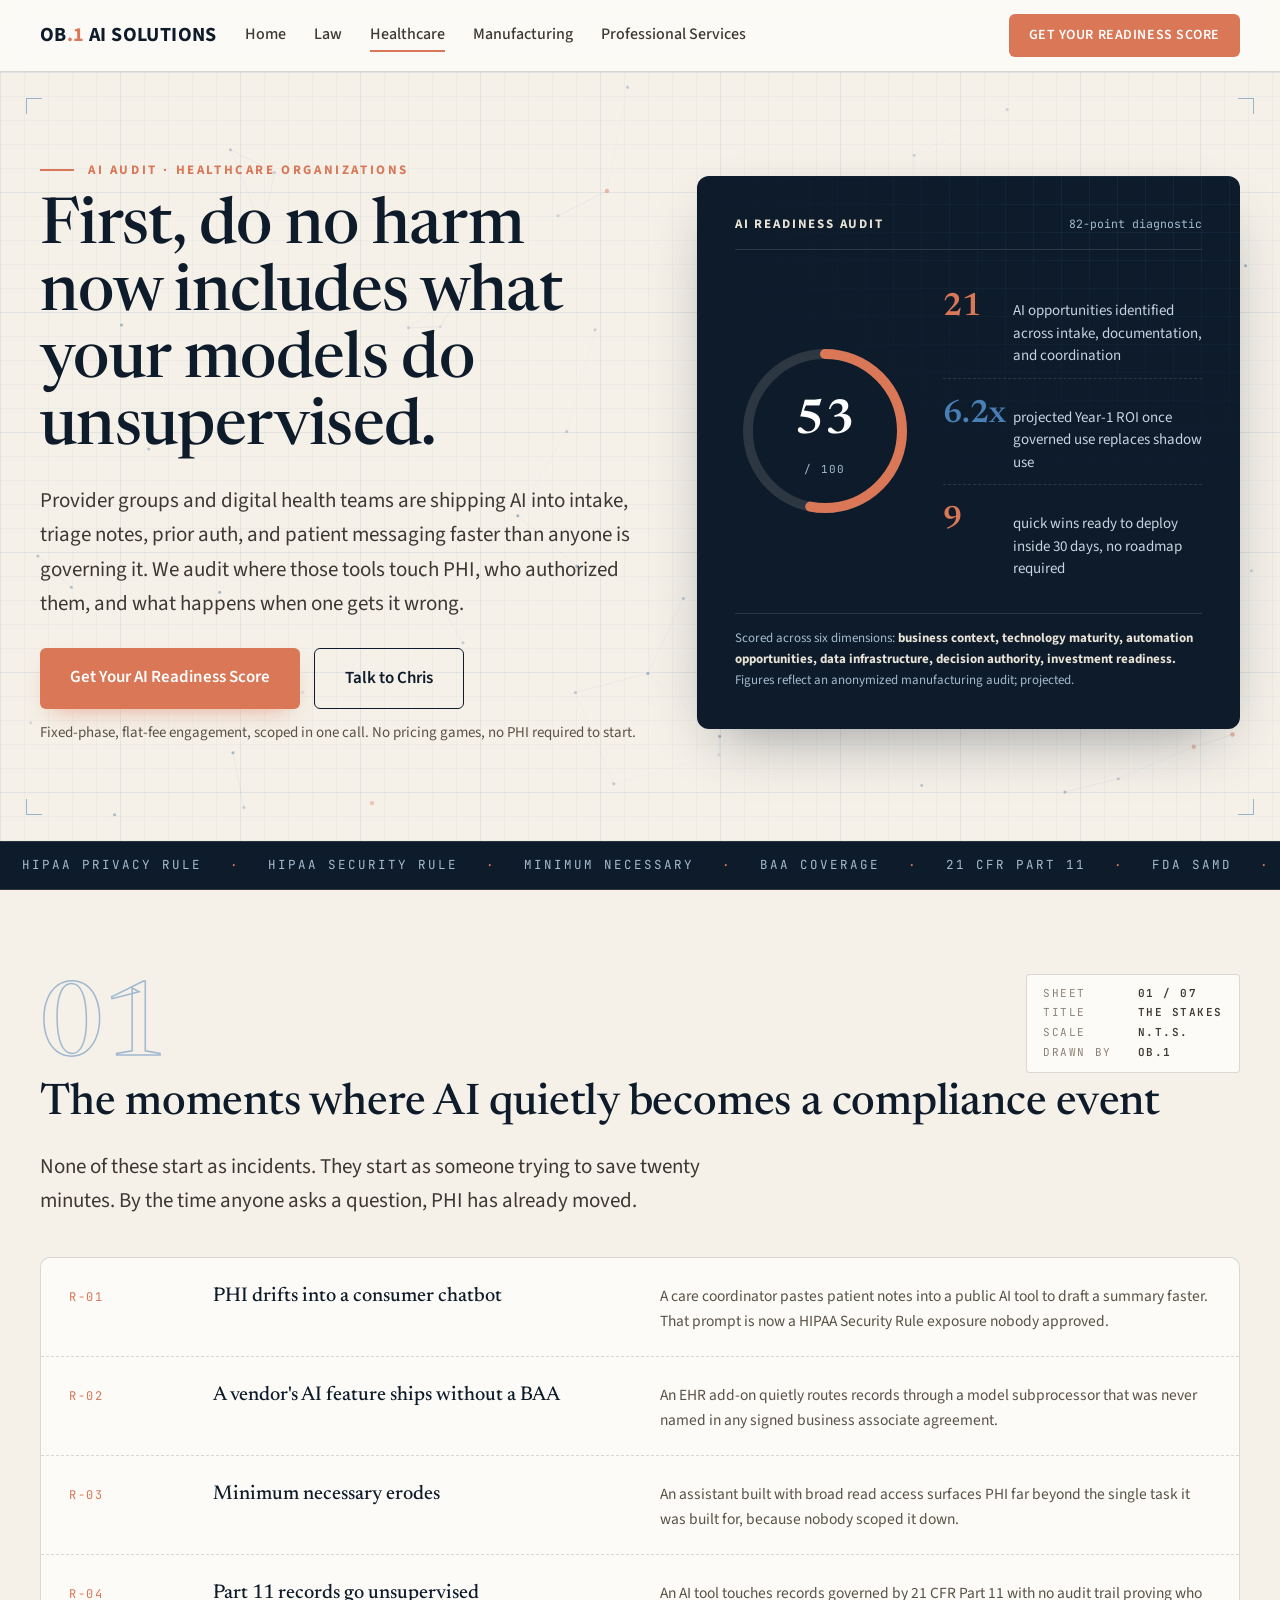
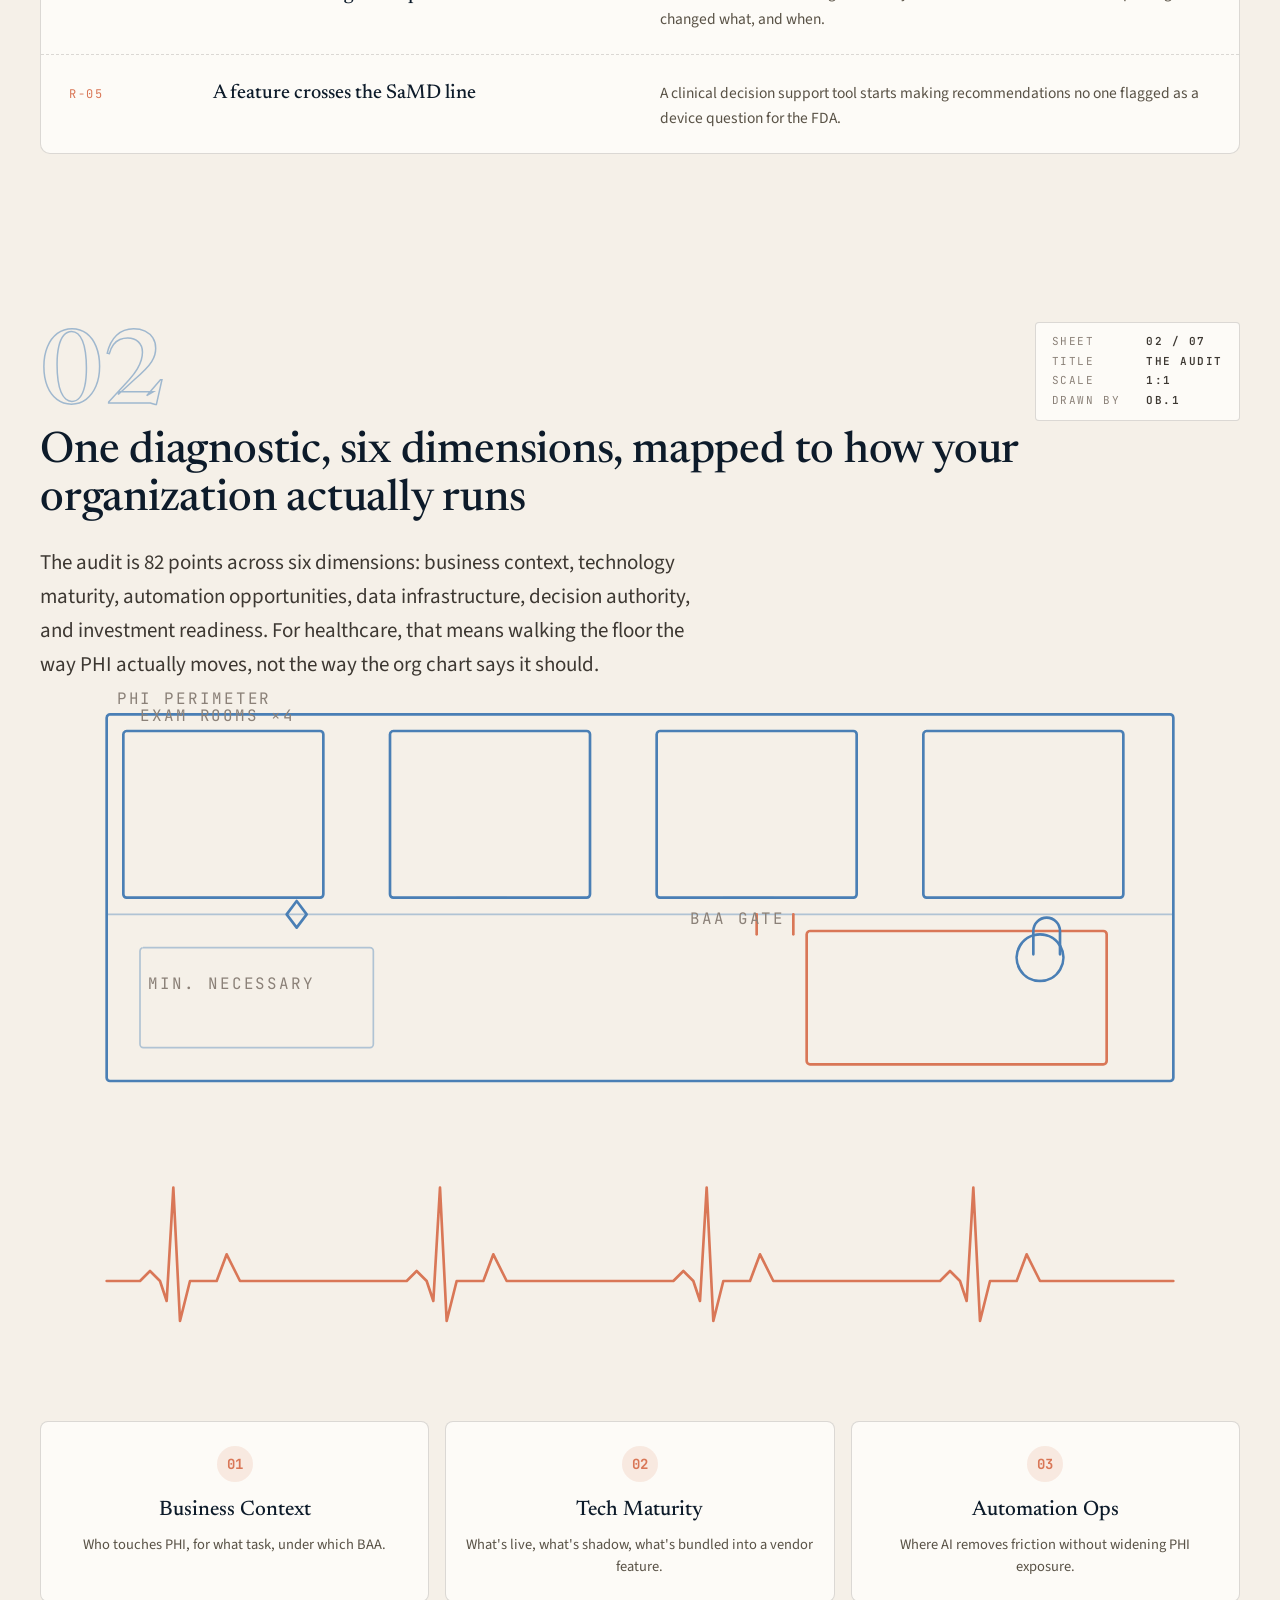
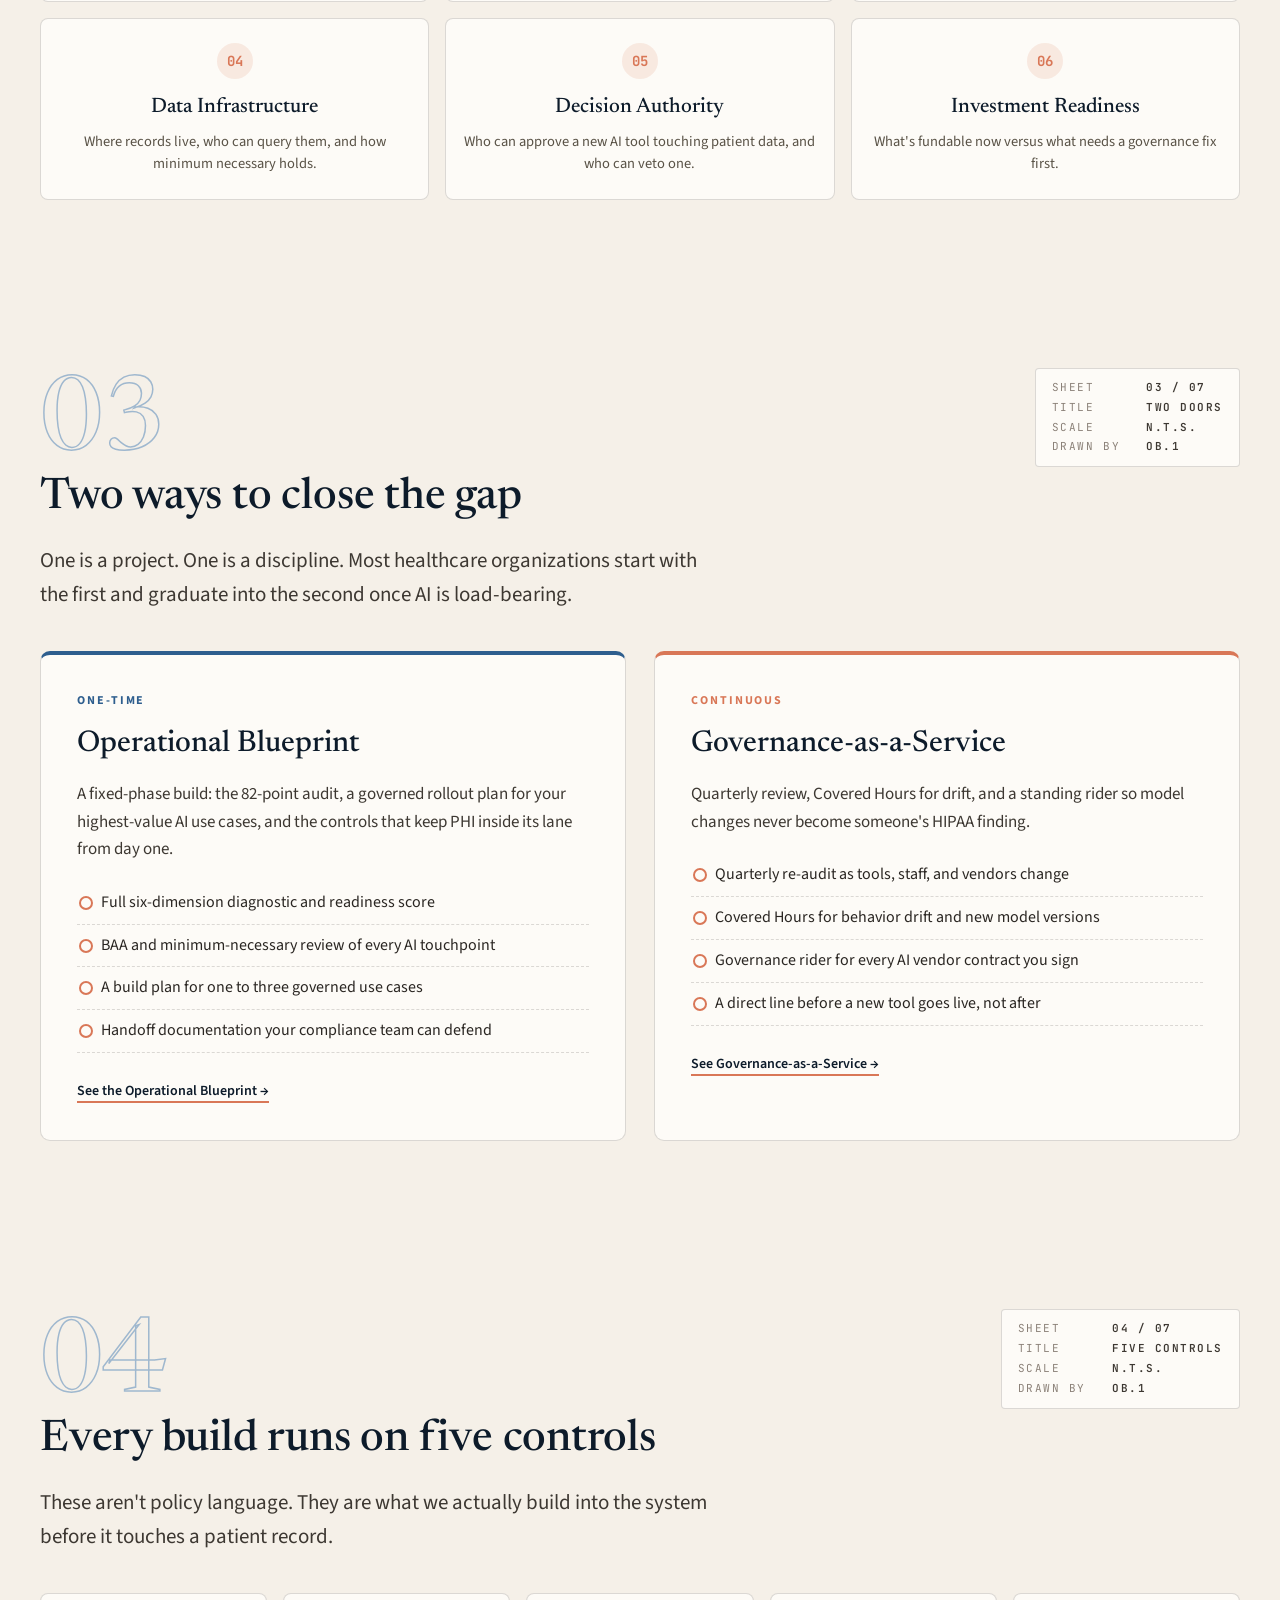
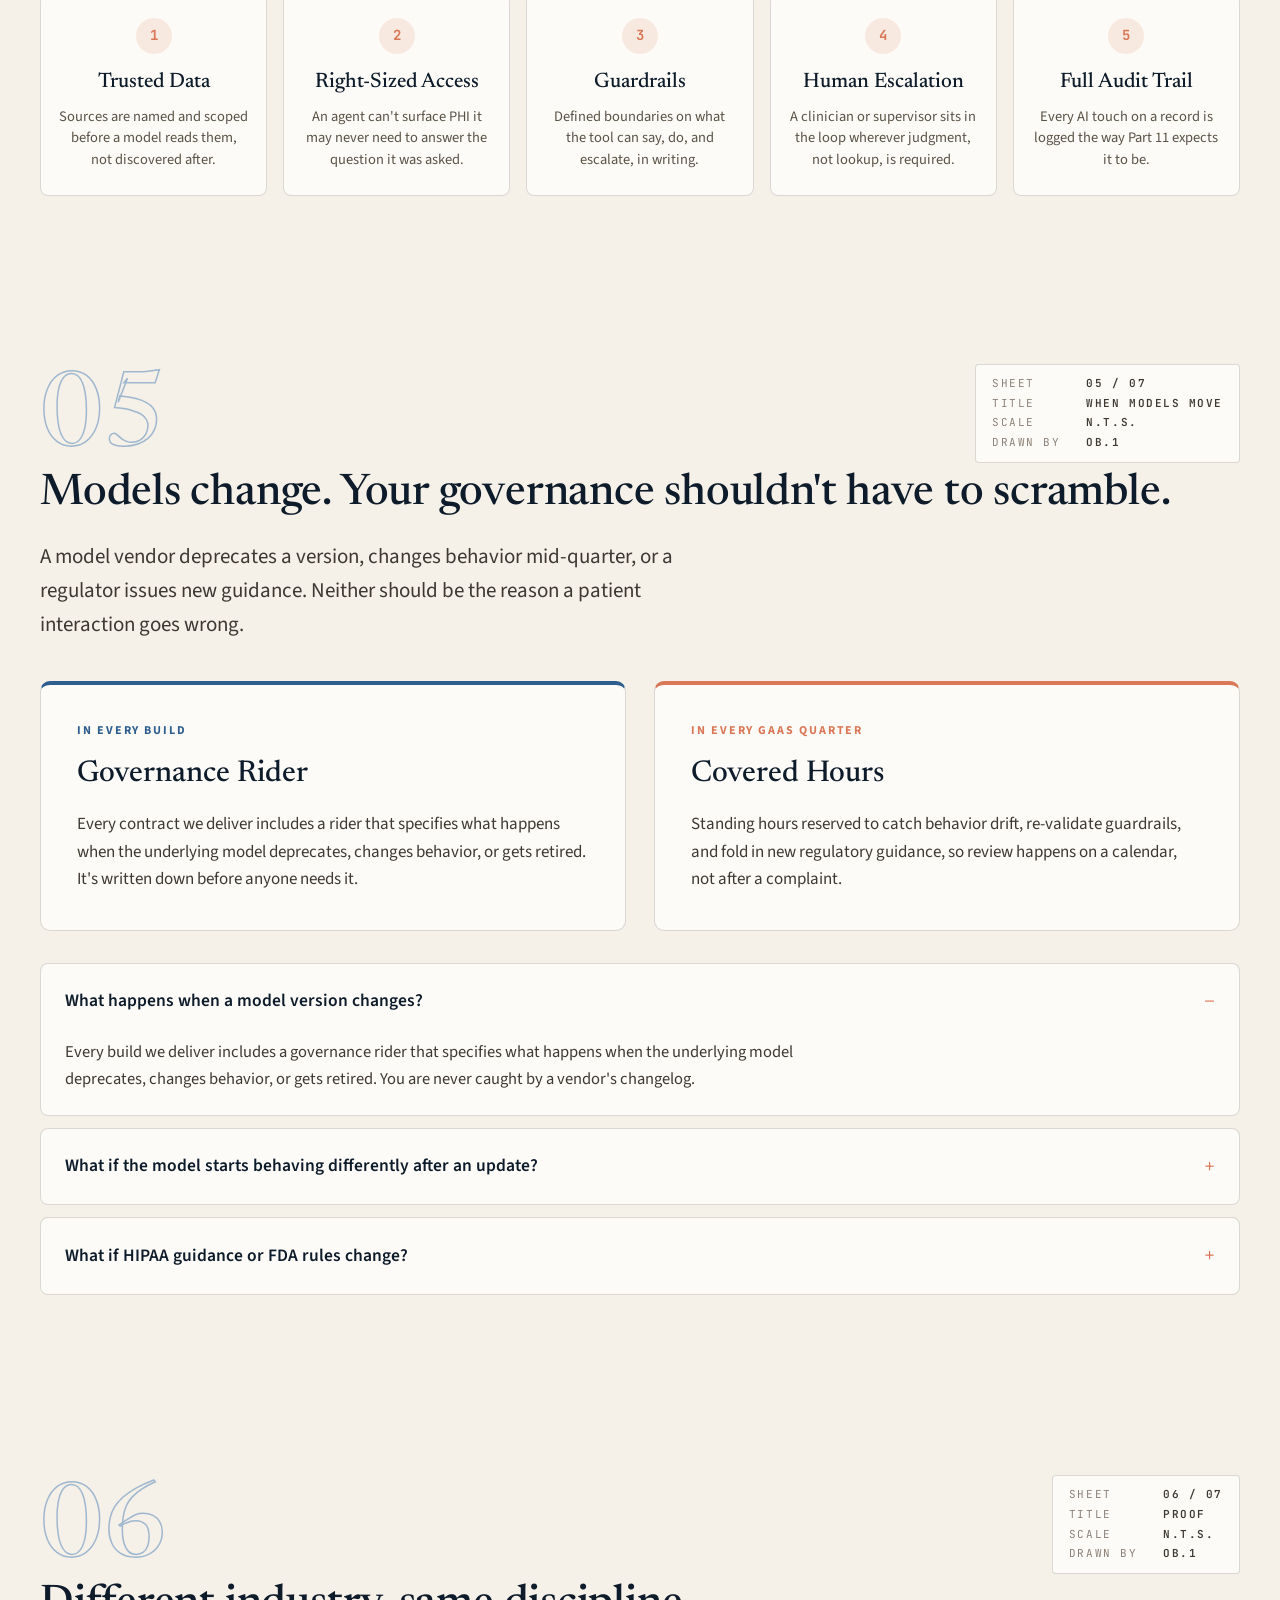
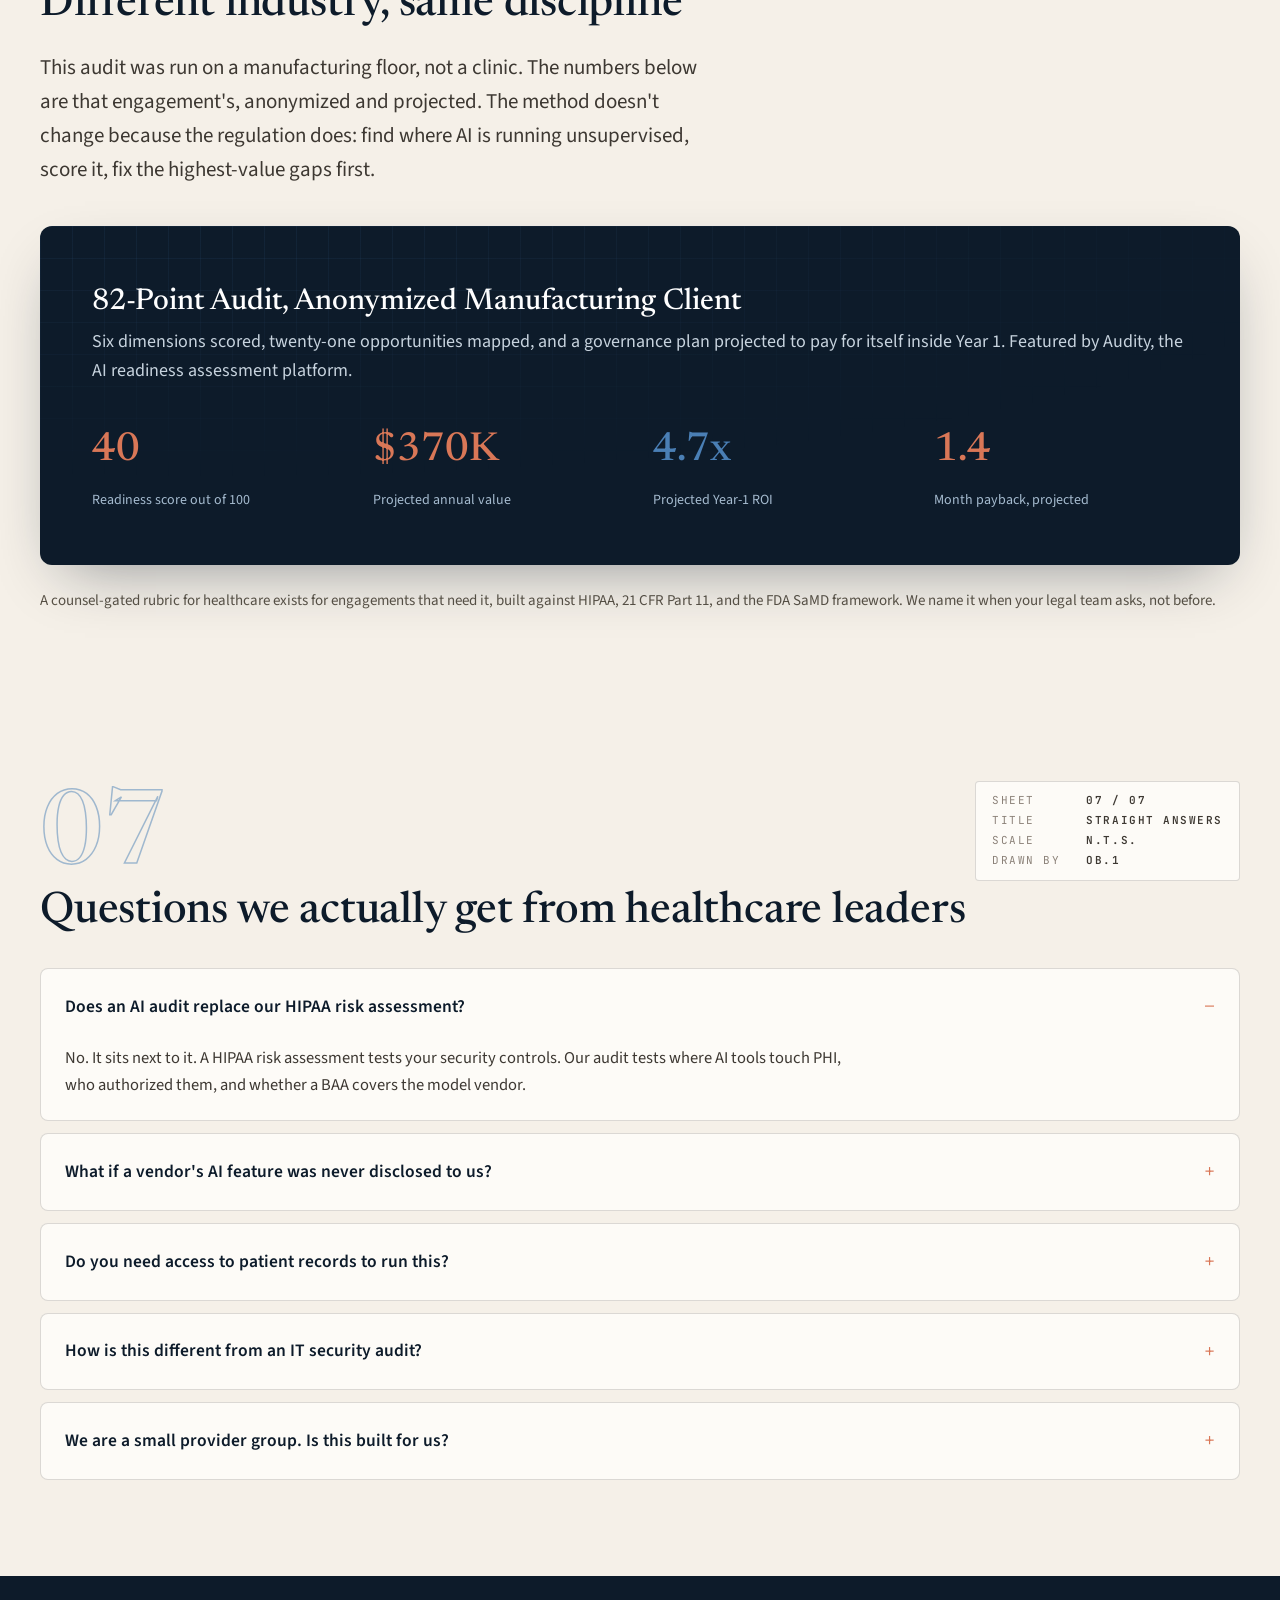
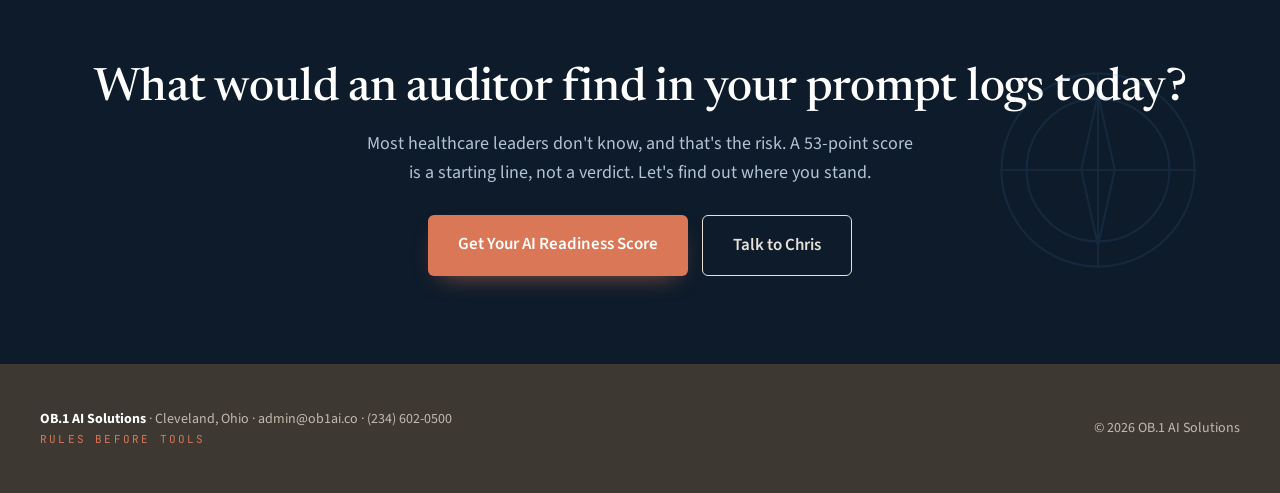
<file: site/healthcare.html>
<!DOCTYPE html>
<html lang="en">
<head>
<meta charset="UTF-8">
<meta name="viewport" content="width=device-width, initial-scale=1">
<title>AI Audit for Healthcare Organizations | OB.1 AI Solutions · Rules Before Tools</title>
<meta name="description" content="AI audit for healthcare organizations and digital health teams. A HIPAA-aware governance diagnostic that finds where AI touches PHI before regulators do.">
<link rel="icon" href="data:image/svg+xml,%3Csvg xmlns=%27http://www.w3.org/2000/svg%27 viewBox=%270 0 64 64%27%3E%3Crect width=%2764%27 height=%2764%27 rx=%2712%27 fill=%27%230D1B2A%27/%3E%3Ctext x=%2732%27 y=%2746%27 font-family=%27Georgia,serif%27 font-size=%2736%27 font-style=%27italic%27 fill=%27%23D97757%27 text-anchor=%27middle%27%3E.1%3C/text%3E%3C/svg%3E">
<link rel="canonical" href="https://ob1ai.co/healthcare">
<meta property="og:title" content="AI Audit for Healthcare Organizations | OB.1 AI Solutions">
<meta property="og:description" content="A HIPAA-aware AI governance diagnostic for provider groups and digital health teams. Rules before tools.">
<meta property="og:type" content="website">
<meta property="og:url" content="https://ob1ai.co/healthcare">
<meta name="twitter:card" content="summary">
<meta name="twitter:title" content="AI Audit for Healthcare Organizations | OB.1 AI Solutions">
<meta name="twitter:description" content="A HIPAA-aware AI governance diagnostic for provider groups and digital health teams. Rules before tools.">
<link rel="preconnect" href="https://fonts.googleapis.com">
<link rel="preconnect" href="https://fonts.gstatic.com" crossorigin>
<link href="https://fonts.googleapis.com/css2?family=Source+Sans+3:wght@400;500;600;700&family=Newsreader:ital,opsz,wght@0,6..72,400;0,6..72,500;0,6..72,600;1,6..72,400&family=JetBrains+Mono:wght@400;500&display=swap" rel="stylesheet">
<link rel="stylesheet" href="css/ob1.css">
<noscript><style>.reveal{opacity:1;transform:none}</style></noscript>
<script type="application/ld+json">
{
  "@context": "https://schema.org",
  "@type": "ProfessionalService",
  "name": "OB.1 AI Solutions",
  "description": "AI governance audits and Governance-as-a-Service for healthcare organizations, provider groups, and digital health companies.",
  "url": "https://ob1ai.co/healthcare",
  "email": "admin@ob1ai.co",
  "telephone": "+1-234-602-0500",
  "address": {
    "@type": "PostalAddress",
    "addressLocality": "Cleveland",
    "addressRegion": "OH",
    "addressCountry": "US"
  },
  "areaServed": ["Ohio", "United States"],
  "slogan": "Rules Before Tools"
}
</script>
<script type="application/ld+json">
{
  "@context": "https://schema.org",
  "@type": "FAQPage",
  "mainEntity": [
    {
      "@type": "Question",
      "name": "Does an AI audit replace our HIPAA risk assessment?",
      "acceptedAnswer": {
        "@type": "Answer",
        "text": "No. It sits next to it. A HIPAA risk assessment tests your security controls. Our audit tests where AI tools touch PHI, who authorized them, and whether a BAA covers the model vendor."
      }
    },
    {
      "@type": "Question",
      "name": "What if a vendor's AI feature was never disclosed to us?",
      "acceptedAnswer": {
        "@type": "Answer",
        "text": "More common than you would think. The audit maps every AI touchpoint in your stack, including features bundled into tools you already pay for, so you can see what needs a BAA and what needs to be turned off."
      }
    },
    {
      "@type": "Question",
      "name": "Do you need access to patient records to run this?",
      "acceptedAnswer": {
        "@type": "Answer",
        "text": "No. The audit reviews systems, contracts, and workflows, not patient data itself. Nothing PHI-bearing crosses into our process."
      }
    },
    {
      "@type": "Question",
      "name": "How is this different from an IT security audit?",
      "acceptedAnswer": {
        "@type": "Answer",
        "text": "IT security asks if your systems are locked down. This asks a narrower question: where is AI operating inside those systems, under whose authority, and what happens when it is wrong."
      }
    },
    {
      "@type": "Question",
      "name": "We are a small provider group. Is this built for us?",
      "acceptedAnswer": {
        "@type": "Answer",
        "text": "Yes. This is built for provider groups and digital health teams, not hospital IT departments. The scope adjusts to your footprint."
      }
    },
    {
      "@type": "Question",
      "name": "What happens when a model version changes?",
      "acceptedAnswer": {
        "@type": "Answer",
        "text": "Every build we deliver includes a governance rider that specifies what happens when the underlying model deprecates, changes behavior, or gets retired. You are never caught by a vendor's changelog."
      }
    },
    {
      "@type": "Question",
      "name": "What if the model starts behaving differently after an update?",
      "acceptedAnswer": {
        "@type": "Answer",
        "text": "Covered Hours are built into every Governance-as-a-Service quarter. Behavior drift gets caught in scheduled review, not by a patient complaint."
      }
    },
    {
      "@type": "Question",
      "name": "What if HIPAA guidance or FDA rules change?",
      "acceptedAnswer": {
        "@type": "Answer",
        "text": "Regulatory shifts, an OCR bulletin, a new FDA SaMD clarification, get folded into your next review cycle so your controls stay current without a special engagement."
      }
    }
  ]
}
</script>
</head>
<body>

<nav class="ob1">
  <div class="wrap">
    <a href="/" class="logo">OB<span>.1</span> AI SOLUTIONS</a>
    <a href="/" class="nl">Home</a>
    <a href="/law" class="nl">Law</a>
    <a href="/healthcare" class="nl" aria-current="page">Healthcare</a>
    <a href="/manufacturing" class="nl">Manufacturing</a>
    <a href="/professional-services" class="nl">Professional Services</a>
    <a href="https://ob1ai.co/services" class="cta">GET YOUR READINESS SCORE</a>
  </div>
</nav>

<div class="rail">
  <a href="#s1" aria-label="The Stakes"></a>
  <a href="#s2" aria-label="The Audit"></a>
  <a href="#s3" aria-label="Two Doors"></a>
  <a href="#s4" aria-label="Five Controls"></a>
  <a href="#s5" aria-label="When Models Move"></a>
  <a href="#s6" aria-label="Proof"></a>
  <a href="#s7" aria-label="Straight Answers"></a>
</div>

<header class="hero grid-bg" id="top">
  <canvas class="hero-canvas" data-density="1"></canvas>
  <div class="cropmarks" aria-hidden="true"><i></i><i></i><i></i><i></i></div>
  <div class="wrap">
    <div class="reveal">
      <div class="eyebrow">AI Audit · Healthcare Organizations</div>
      <h1>First, do no harm now includes what your models do unsupervised.</h1>
      <p class="lede">Provider groups and digital health teams are shipping AI into intake, triage
      notes, prior auth, and patient messaging faster than anyone is governing it. We audit where
      those tools touch PHI, who authorized them, and what happens when one gets it wrong.</p>
      <div class="btn-row">
        <a href="https://ob1ai.co/services" class="btn btn-primary">Get Your AI Readiness Score</a>
        <a href="mailto:chris@ob1ai.co" class="btn btn-ghost">Talk to Chris</a>
      </div>
      <p class="micro">Fixed-phase, flat-fee engagement, scoped in one call. No pricing games, no PHI required to start.</p>
    </div>
    <div class="tilt-wrap reveal d2">
      <div class="scorecard tilt">
        <div class="tilt-inner-pop">
          <div class="sc-head">
            <b>AI Readiness Audit</b>
            <span>82-point diagnostic</span>
          </div>
          <div class="dial-row">
            <div class="dial">
              <svg viewBox="0 0 180 180" width="180" height="180">
                <circle cx="90" cy="90" r="77" fill="none" stroke="rgba(232,226,214,.14)" stroke-width="10"></circle>
                <circle class="dial-arc" data-score="53" cx="90" cy="90" r="77" fill="none" stroke="#D97757" stroke-width="10" stroke-linecap="round"></circle>
              </svg>
              <div class="num"><b>53</b><i>/ 100</i></div>
            </div>
            <div class="findings">
              <div class="finding"><b data-count="21">21</b><span>AI opportunities identified across intake, documentation, and coordination</span></div>
              <div class="finding blue"><b data-count="6.2" data-decimals="1" data-suffix="x">6.2x</b><span>projected Year-1 ROI once governed use replaces shadow use</span></div>
              <div class="finding"><b data-count="9">9</b><span>quick wins ready to deploy inside 30 days, no roadmap required</span></div>
            </div>
          </div>
          <div class="sc-foot">Scored across six dimensions: <b>business context, technology maturity,
          automation opportunities, data infrastructure, decision authority, investment readiness.</b>
          Figures reflect an anonymized manufacturing audit; projected.</div>
        </div>
      </div>
    </div>
  </div>
</header>

<div class="ticker">
  <div class="ticker-track">
    <div class="ticker-seq">
      <span>HIPAA PRIVACY RULE</span><em>·</em>
      <span>HIPAA SECURITY RULE</span><em>·</em>
      <span>MINIMUM NECESSARY</span><em>·</em>
      <span>BAA COVERAGE</span><em>·</em>
      <span>21 CFR PART 11</span><em>·</em>
      <span>FDA SaMD</span><em>·</em>
      <span>OCR ENFORCEMENT</span><em>·</em>
      <span>PATIENT TRUST</span><em>·</em>
    </div>
    <div class="ticker-seq">
      <span>HIPAA PRIVACY RULE</span><em>·</em>
      <span>HIPAA SECURITY RULE</span><em>·</em>
      <span>MINIMUM NECESSARY</span><em>·</em>
      <span>BAA COVERAGE</span><em>·</em>
      <span>21 CFR PART 11</span><em>·</em>
      <span>FDA SaMD</span><em>·</em>
      <span>OCR ENFORCEMENT</span><em>·</em>
      <span>PATIENT TRUST</span><em>·</em>
    </div>
  </div>
</div>

<section id="s1">
  <div class="wrap">
    <div class="sheet-head reveal">
      <div>
        <div class="sheet-no">01</div>
      </div>
      <div class="titleblock">
        <span>SHEET</span><b>01 / 07</b>
        <span>TITLE</span><b>THE STAKES</b>
        <span>SCALE</span><b>N.T.S.</b>
        <span>DRAWN BY</span><b>OB.1</b>
      </div>
    </div>
    <h2 class="reveal">The moments where AI quietly becomes a compliance event</h2>
    <p class="lede reveal d1">None of these start as incidents. They start as someone trying to save
    twenty minutes. By the time anyone asks a question, PHI has already moved.</p>
    <div class="ledger reveal d2">
      <div class="ledger-row">
        <span class="no">R-01</span>
        <b>PHI drifts into a consumer chatbot</b>
        <span>A care coordinator pastes patient notes into a public AI tool to draft a summary faster. That prompt is now a HIPAA Security Rule exposure nobody approved.</span>
      </div>
      <div class="ledger-row">
        <span class="no">R-02</span>
        <b>A vendor's AI feature ships without a BAA</b>
        <span>An EHR add-on quietly routes records through a model subprocessor that was never named in any signed business associate agreement.</span>
      </div>
      <div class="ledger-row">
        <span class="no">R-03</span>
        <b>Minimum necessary erodes</b>
        <span>An assistant built with broad read access surfaces PHI far beyond the single task it was built for, because nobody scoped it down.</span>
      </div>
      <div class="ledger-row">
        <span class="no">R-04</span>
        <b>Part 11 records go unsupervised</b>
        <span>An AI tool touches records governed by 21 CFR Part 11 with no audit trail proving who changed what, and when.</span>
      </div>
      <div class="ledger-row">
        <span class="no">R-05</span>
        <b>A feature crosses the SaMD line</b>
        <span>A clinical decision support tool starts making recommendations no one flagged as a device question for the FDA.</span>
      </div>
    </div>
  </div>
</section>

<section id="s2">
  <div class="wrap">
    <div class="sheet-head reveal">
      <div><div class="sheet-no">02</div></div>
      <div class="titleblock">
        <span>SHEET</span><b>02 / 07</b>
        <span>TITLE</span><b>THE AUDIT</b>
        <span>SCALE</span><b>1:1</b>
        <span>DRAWN BY</span><b>OB.1</b>
      </div>
    </div>
    <h2 class="reveal">One diagnostic, six dimensions, mapped to how your organization actually runs</h2>
    <p class="lede reveal d1">The audit is 82 points across six dimensions: business context,
    technology maturity, automation opportunities, data infrastructure, decision authority, and
    investment readiness. For healthcare, that means walking the floor the way PHI actually moves,
    not the way the org chart says it should.</p>

    <div class="schematic reveal d2" aria-hidden="true" role="img" aria-label="Blueprint diagram of a clinic ward with exam rooms, a records room, a BAA gate, and a continuous patient vitals trace">
      <svg viewBox="0 0 720 420" width="720" height="420">
        <rect class="draw" x="40" y="20" width="640" height="220" rx="2"></rect>
        <line class="draw faint" x1="40" y1="140" x2="680" y2="140"></line>

        <rect class="draw" x="50" y="30" width="120" height="100" rx="2"></rect>
        <rect class="draw" x="210" y="30" width="120" height="100" rx="2"></rect>
        <rect class="draw" x="370" y="30" width="120" height="100" rx="2"></rect>
        <rect class="draw" x="530" y="30" width="120" height="100" rx="2"></rect>

        <line class="draw faint" x1="90" y1="130" x2="120" y2="130"></line>
        <line class="draw faint" x1="250" y1="130" x2="280" y2="130"></line>
        <line class="draw faint" x1="410" y1="130" x2="440" y2="130"></line>
        <line class="draw faint" x1="570" y1="130" x2="600" y2="130"></line>

        <rect class="draw faint" x="60" y="160" width="140" height="60" rx="2"></rect>
        <rect class="draw o" x="460" y="150" width="180" height="80" rx="2"></rect>

        <line class="draw o" x1="430" y1="140" x2="430" y2="152"></line>
        <line class="draw o" x1="452" y1="140" x2="452" y2="152"></line>

        <path class="draw" d="M600,180 a14,14 0 1,1 0.01,0"></path>
        <path class="draw" d="M596,180 v-14 a8,8 0 0,1 16,0 v14" transform="translate(0,-16)"></path>

        <path class="draw" d="M148,140 l6,-8 6,8 -6,8 z"></path>

        <path class="draw o" d="M40,360 L60,360 L66,354 L72,360 L76,372 L80,304 L84,384 L90,360 L106,360 L112,344 L120,360 L200,360
          L220,360 L226,354 L232,360 L236,372 L240,304 L244,384 L250,360 L266,360 L272,344 L280,360 L360,360
          L380,360 L386,354 L392,360 L396,372 L400,304 L404,384 L410,360 L426,360 L432,344 L440,360 L520,360
          L540,360 L546,354 L552,360 L556,372 L560,304 L564,384 L570,360 L586,360 L592,344 L600,360 L680,360"></path>

        <text x="46" y="14">PHI PERIMETER</text>
        <text x="60" y="24">EXAM ROOMS ×4</text>
        <text x="65" y="185">MIN. NECESSARY</text>
        <text x="390" y="146">BAA GATE</text>
        <text x="466" y="144">PART 11 RECORDS</text>
        <text x="40" y="398">CONTINUOUS PATIENT DATA TRACE</text>
      </svg>
    </div>

    <div class="controls six reveal d3">
      <div class="control"><div class="dot">01</div><b>Business Context</b><span>Who touches PHI, for what task, under which BAA.</span></div>
      <div class="control"><div class="dot">02</div><b>Tech Maturity</b><span>What's live, what's shadow, what's bundled into a vendor feature.</span></div>
      <div class="control"><div class="dot">03</div><b>Automation Ops</b><span>Where AI removes friction without widening PHI exposure.</span></div>
      <div class="control"><div class="dot">04</div><b>Data Infrastructure</b><span>Where records live, who can query them, and how minimum necessary holds.</span></div>
      <div class="control"><div class="dot">05</div><b>Decision Authority</b><span>Who can approve a new AI tool touching patient data, and who can veto one.</span></div>
      <div class="control"><div class="dot">06</div><b>Investment Readiness</b><span>What's fundable now versus what needs a governance fix first.</span></div>
    </div>
  </div>
</section>

<section id="s3">
  <div class="wrap">
    <div class="sheet-head reveal">
      <div><div class="sheet-no">03</div></div>
      <div class="titleblock">
        <span>SHEET</span><b>03 / 07</b>
        <span>TITLE</span><b>TWO DOORS</b>
        <span>SCALE</span><b>N.T.S.</b>
        <span>DRAWN BY</span><b>OB.1</b>
      </div>
    </div>
    <h2 class="reveal">Two ways to close the gap</h2>
    <p class="lede reveal d1">One is a project. One is a discipline. Most healthcare organizations
    start with the first and graduate into the second once AI is load-bearing.</p>
    <div class="doors reveal d2">
      <div class="door">
        <div class="tag">One-Time</div>
        <h3>Operational Blueprint</h3>
        <p>A fixed-phase build: the 82-point audit, a governed rollout plan for your highest-value AI
        use cases, and the controls that keep PHI inside its lane from day one.</p>
        <ul>
          <li>Full six-dimension diagnostic and readiness score</li>
          <li>BAA and minimum-necessary review of every AI touchpoint</li>
          <li>A build plan for one to three governed use cases</li>
          <li>Handoff documentation your compliance team can defend</li>
        </ul>
        <a href="https://ob1ai.co/services" class="more">See the Operational Blueprint →</a>
      </div>
      <div class="door gaas">
        <div class="tag">Continuous</div>
        <h3>Governance-as-a-Service</h3>
        <p>Quarterly review, Covered Hours for drift, and a standing rider so model changes never
        become someone's HIPAA finding.</p>
        <ul>
          <li>Quarterly re-audit as tools, staff, and vendors change</li>
          <li>Covered Hours for behavior drift and new model versions</li>
          <li>Governance rider for every AI vendor contract you sign</li>
          <li>A direct line before a new tool goes live, not after</li>
        </ul>
        <a href="https://ob1ai.co/services" class="more">See Governance-as-a-Service →</a>
      </div>
    </div>
  </div>
</section>

<section id="s4">
  <div class="wrap">
    <div class="sheet-head reveal">
      <div><div class="sheet-no">04</div></div>
      <div class="titleblock">
        <span>SHEET</span><b>04 / 07</b>
        <span>TITLE</span><b>FIVE CONTROLS</b>
        <span>SCALE</span><b>N.T.S.</b>
        <span>DRAWN BY</span><b>OB.1</b>
      </div>
    </div>
    <h2 class="reveal">Every build runs on five controls</h2>
    <p class="lede reveal d1">These aren't policy language. They are what we actually build into the
    system before it touches a patient record.</p>
    <div class="controls reveal d2">
      <div class="control"><div class="dot">1</div><b>Trusted Data</b><span>Sources are named and scoped before a model reads them, not discovered after.</span></div>
      <div class="control"><div class="dot">2</div><b>Right-Sized Access</b><span>An agent can't surface PHI it may never need to answer the question it was asked.</span></div>
      <div class="control"><div class="dot">3</div><b>Guardrails</b><span>Defined boundaries on what the tool can say, do, and escalate, in writing.</span></div>
      <div class="control"><div class="dot">4</div><b>Human Escalation</b><span>A clinician or supervisor sits in the loop wherever judgment, not lookup, is required.</span></div>
      <div class="control"><div class="dot">5</div><b>Full Audit Trail</b><span>Every AI touch on a record is logged the way Part 11 expects it to be.</span></div>
    </div>
  </div>
</section>

<section id="s5">
  <div class="wrap">
    <div class="sheet-head reveal">
      <div><div class="sheet-no">05</div></div>
      <div class="titleblock">
        <span>SHEET</span><b>05 / 07</b>
        <span>TITLE</span><b>WHEN MODELS MOVE</b>
        <span>SCALE</span><b>N.T.S.</b>
        <span>DRAWN BY</span><b>OB.1</b>
      </div>
    </div>
    <h2 class="reveal">Models change. Your governance shouldn't have to scramble.</h2>
    <p class="lede reveal d1">A model vendor deprecates a version, changes behavior mid-quarter, or
    a regulator issues new guidance. Neither should be the reason a patient interaction goes wrong.</p>
    <div class="doors reveal d2">
      <div class="door">
        <div class="tag">In Every Build</div>
        <h3>Governance Rider</h3>
        <p>Every contract we deliver includes a rider that specifies what happens when the
        underlying model deprecates, changes behavior, or gets retired. It's written down before
        anyone needs it.</p>
      </div>
      <div class="door gaas">
        <div class="tag">In Every GaaS Quarter</div>
        <h3>Covered Hours</h3>
        <p>Standing hours reserved to catch behavior drift, re-validate guardrails, and fold in new
        regulatory guidance, so review happens on a calendar, not after a complaint.</p>
      </div>
    </div>
    <div class="reveal d3" style="margin-top:32px">
      <details class="faq" open>
        <summary>What happens when a model version changes?</summary>
        <p>Every build we deliver includes a governance rider that specifies what happens when the
        underlying model deprecates, changes behavior, or gets retired. You are never caught by a
        vendor's changelog.</p>
      </details>
      <details class="faq">
        <summary>What if the model starts behaving differently after an update?</summary>
        <p>Covered Hours are built into every Governance-as-a-Service quarter. Behavior drift gets
        caught in scheduled review, not by a patient complaint.</p>
      </details>
      <details class="faq">
        <summary>What if HIPAA guidance or FDA rules change?</summary>
        <p>Regulatory shifts, an OCR bulletin, a new FDA SaMD clarification, get folded into your
        next review cycle so your controls stay current without a special engagement.</p>
      </details>
    </div>
  </div>
</section>

<section id="s6">
  <div class="wrap">
    <div class="sheet-head reveal">
      <div><div class="sheet-no">06</div></div>
      <div class="titleblock">
        <span>SHEET</span><b>06 / 07</b>
        <span>TITLE</span><b>PROOF</b>
        <span>SCALE</span><b>N.T.S.</b>
        <span>DRAWN BY</span><b>OB.1</b>
      </div>
    </div>
    <h2 class="reveal">Different industry, same discipline</h2>
    <p class="lede reveal d1">This audit was run on a manufacturing floor, not a clinic. The
    numbers below are that engagement's, anonymized and projected. The method doesn't change
    because the regulation does: find where AI is running unsupervised, score it, fix the highest-value gaps first.</p>
    <div class="case-panel reveal d2">
      <div class="grid-veil" aria-hidden="true"></div>
      <h3>82-Point Audit, Anonymized Manufacturing Client</h3>
      <p>Six dimensions scored, twenty-one opportunities mapped, and a governance plan projected
      to pay for itself inside Year 1. Featured by Audity, the AI readiness assessment platform.</p>
      <div class="case-stats">
        <div><b data-count="53">53</b><span>Readiness score out of 100</span></div>
        <div><b data-count="487" data-prefix="$" data-suffix="K">$487K</b><span>Projected annual value</span></div>
        <div class="bl"><b data-count="6.2" data-decimals="1" data-suffix="x">6.2x</b><span>Projected Year-1 ROI</span></div>
        <div><b data-count="1.9" data-decimals="1">1.9</b><span>Month payback, projected</span></div>
      </div>
    </div>
    <p class="micro reveal d3" style="margin-top:24px">A counsel-gated rubric for healthcare exists
    for engagements that need it, built against HIPAA, 21 CFR Part 11, and the FDA SaMD framework.
    We name it when your legal team asks, not before.</p>
  </div>
</section>

<section id="s7">
  <div class="wrap">
    <div class="sheet-head reveal">
      <div><div class="sheet-no">07</div></div>
      <div class="titleblock">
        <span>SHEET</span><b>07 / 07</b>
        <span>TITLE</span><b>STRAIGHT ANSWERS</b>
        <span>SCALE</span><b>N.T.S.</b>
        <span>DRAWN BY</span><b>OB.1</b>
      </div>
    </div>
    <h2 class="reveal">Questions we actually get from healthcare leaders</h2>
    <div class="reveal d1" style="margin-top:32px">
      <details class="faq" open>
        <summary>Does an AI audit replace our HIPAA risk assessment?</summary>
        <p>No. It sits next to it. A HIPAA risk assessment tests your security controls. Our audit
        tests where AI tools touch PHI, who authorized them, and whether a BAA covers the model
        vendor.</p>
      </details>
      <details class="faq">
        <summary>What if a vendor's AI feature was never disclosed to us?</summary>
        <p>More common than you would think. The audit maps every AI touchpoint in your stack,
        including features bundled into tools you already pay for, so you can see what needs a BAA
        and what needs to be turned off.</p>
      </details>
      <details class="faq">
        <summary>Do you need access to patient records to run this?</summary>
        <p>No. The audit reviews systems, contracts, and workflows, not patient data itself.
        Nothing PHI-bearing crosses into our process.</p>
      </details>
      <details class="faq">
        <summary>How is this different from an IT security audit?</summary>
        <p>IT security asks if your systems are locked down. This asks a narrower question: where
        is AI operating inside those systems, under whose authority, and what happens when it is
        wrong.</p>
      </details>
      <details class="faq">
        <summary>We are a small provider group. Is this built for us?</summary>
        <p>Yes. This is built for provider groups and digital health teams, not hospital IT
        departments. The scope adjusts to your footprint.</p>
      </details>
    </div>
  </div>
</section>

<section class="cta-band grid-bg on-dark">
  <svg class="compass" viewBox="0 0 100 100" aria-hidden="true">
    <circle cx="50" cy="50" r="46" fill="none" stroke="#4A7FB5" stroke-width="1"></circle>
    <circle cx="50" cy="50" r="34" fill="none" stroke="#4A7FB5" stroke-width="1"></circle>
    <line x1="50" y1="4" x2="50" y2="96" stroke="#4A7FB5" stroke-width="1"></line>
    <line x1="4" y1="50" x2="96" y2="50" stroke="#4A7FB5" stroke-width="1"></line>
    <path d="M50,14 L58,50 L50,86 L42,50 Z" fill="none" stroke="#4A7FB5" stroke-width="1"></path>
  </svg>
  <div class="wrap">
    <h2 class="reveal">What would an auditor find in your prompt logs today?</h2>
    <p class="reveal d1">Most healthcare leaders don't know, and that's the risk. A 53-point score
    is a starting line, not a verdict. Let's find out where you stand.</p>
    <div class="btn-row reveal d2">
      <a href="https://ob1ai.co/services" class="btn btn-primary">Get Your AI Readiness Score</a>
      <a href="mailto:chris@ob1ai.co" class="btn btn-ghost">Talk to Chris</a>
    </div>
  </div>
</section>

<footer class="ob1">
  <div class="wrap">
    <div>
      <b>OB.1 AI Solutions</b> · Cleveland, Ohio · <a href="mailto:admin@ob1ai.co">admin@ob1ai.co</a> · <a href="tel:+12346020500">(234) 602-0500</a>
      <div class="foot-tag">RULES BEFORE TOOLS</div>
    </div>
    <div>© 2026 OB.1 AI Solutions</div>
  </div>
</footer>

<script src="js/ob1.js" defer></script>
</body>
</html>
</file>
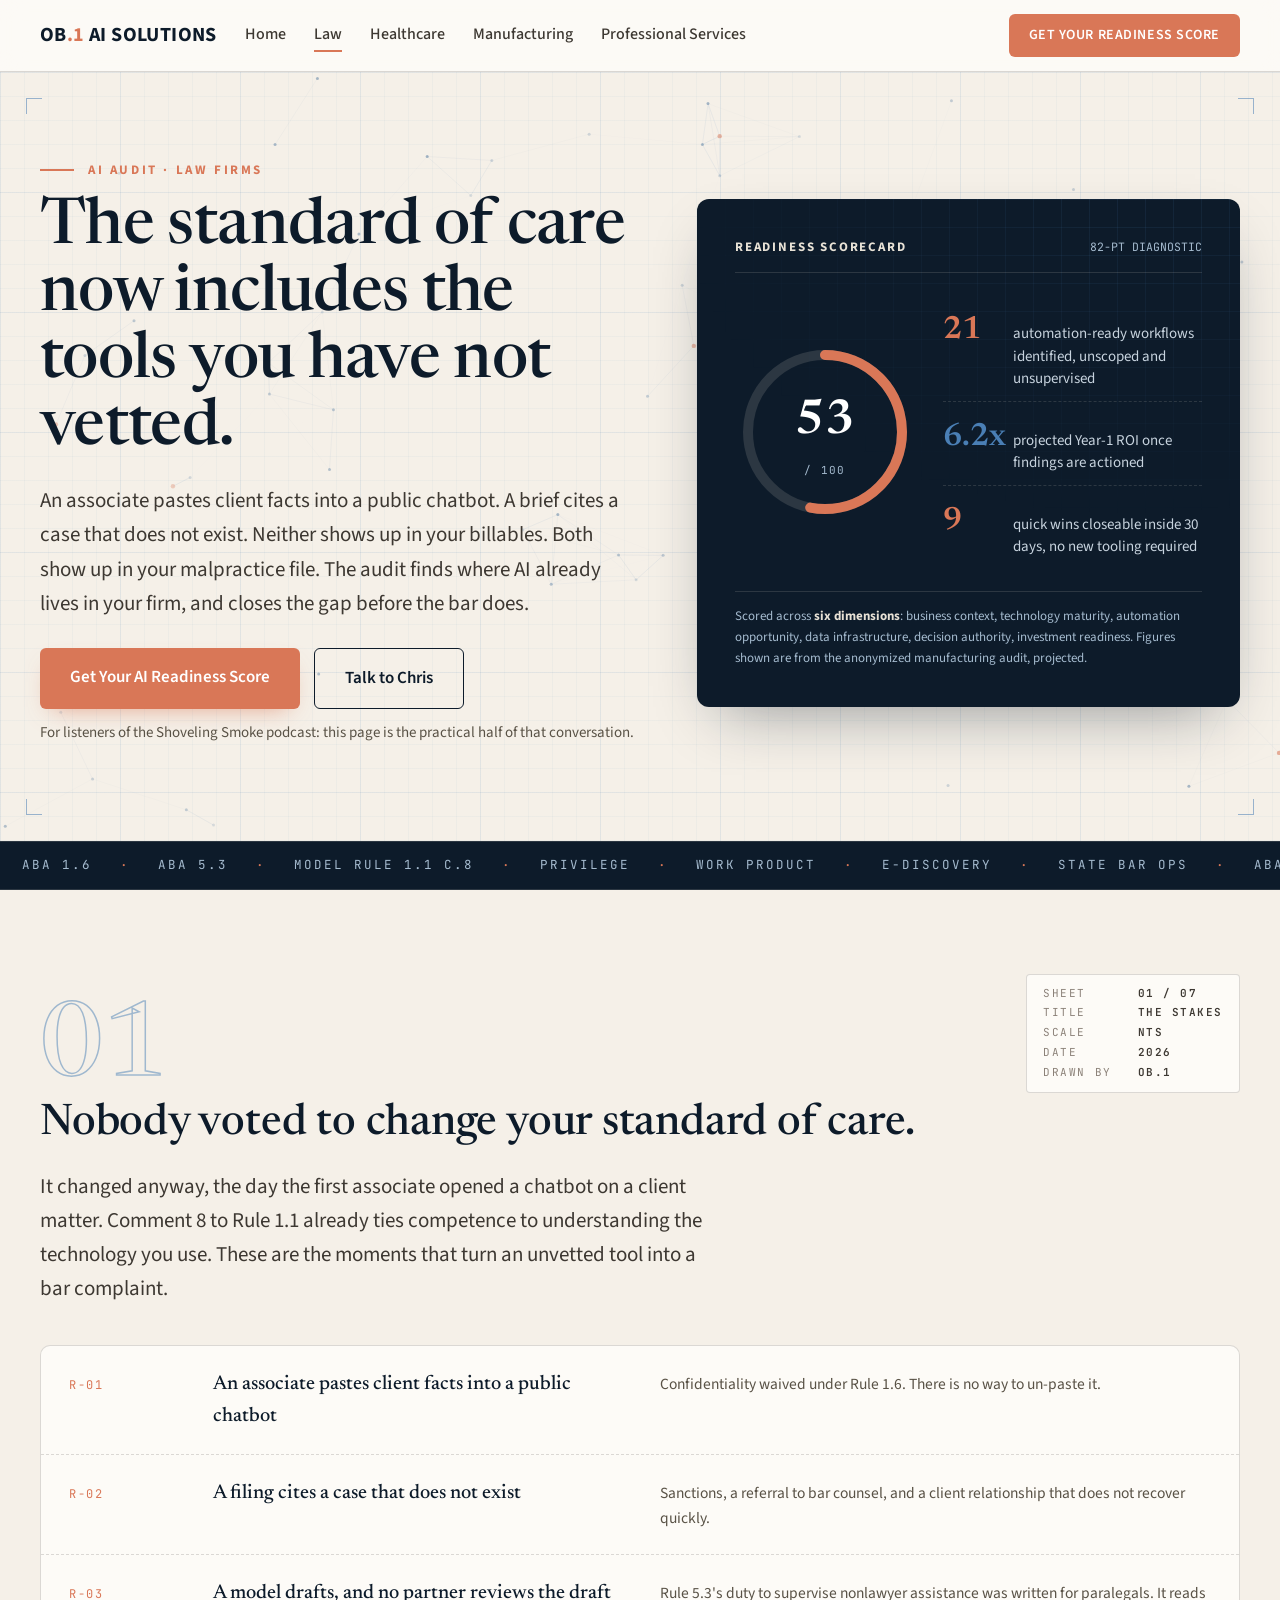
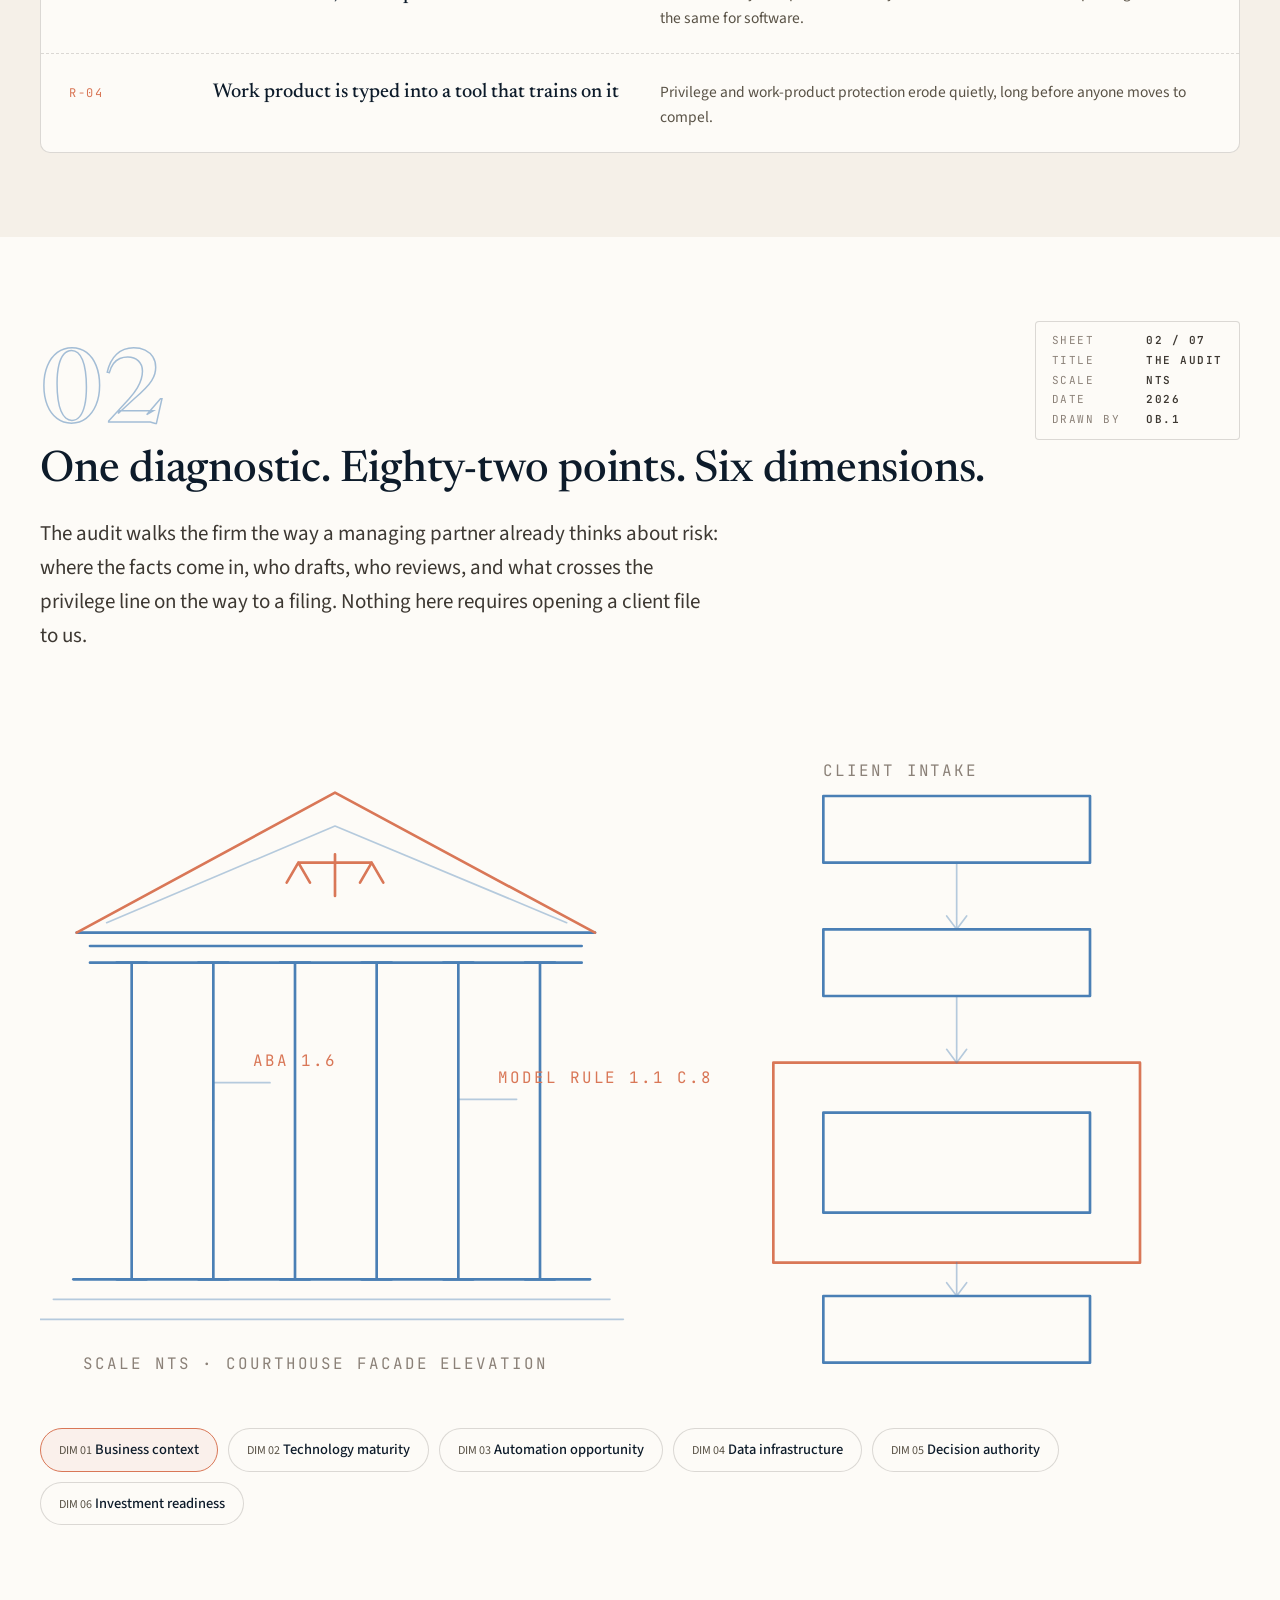
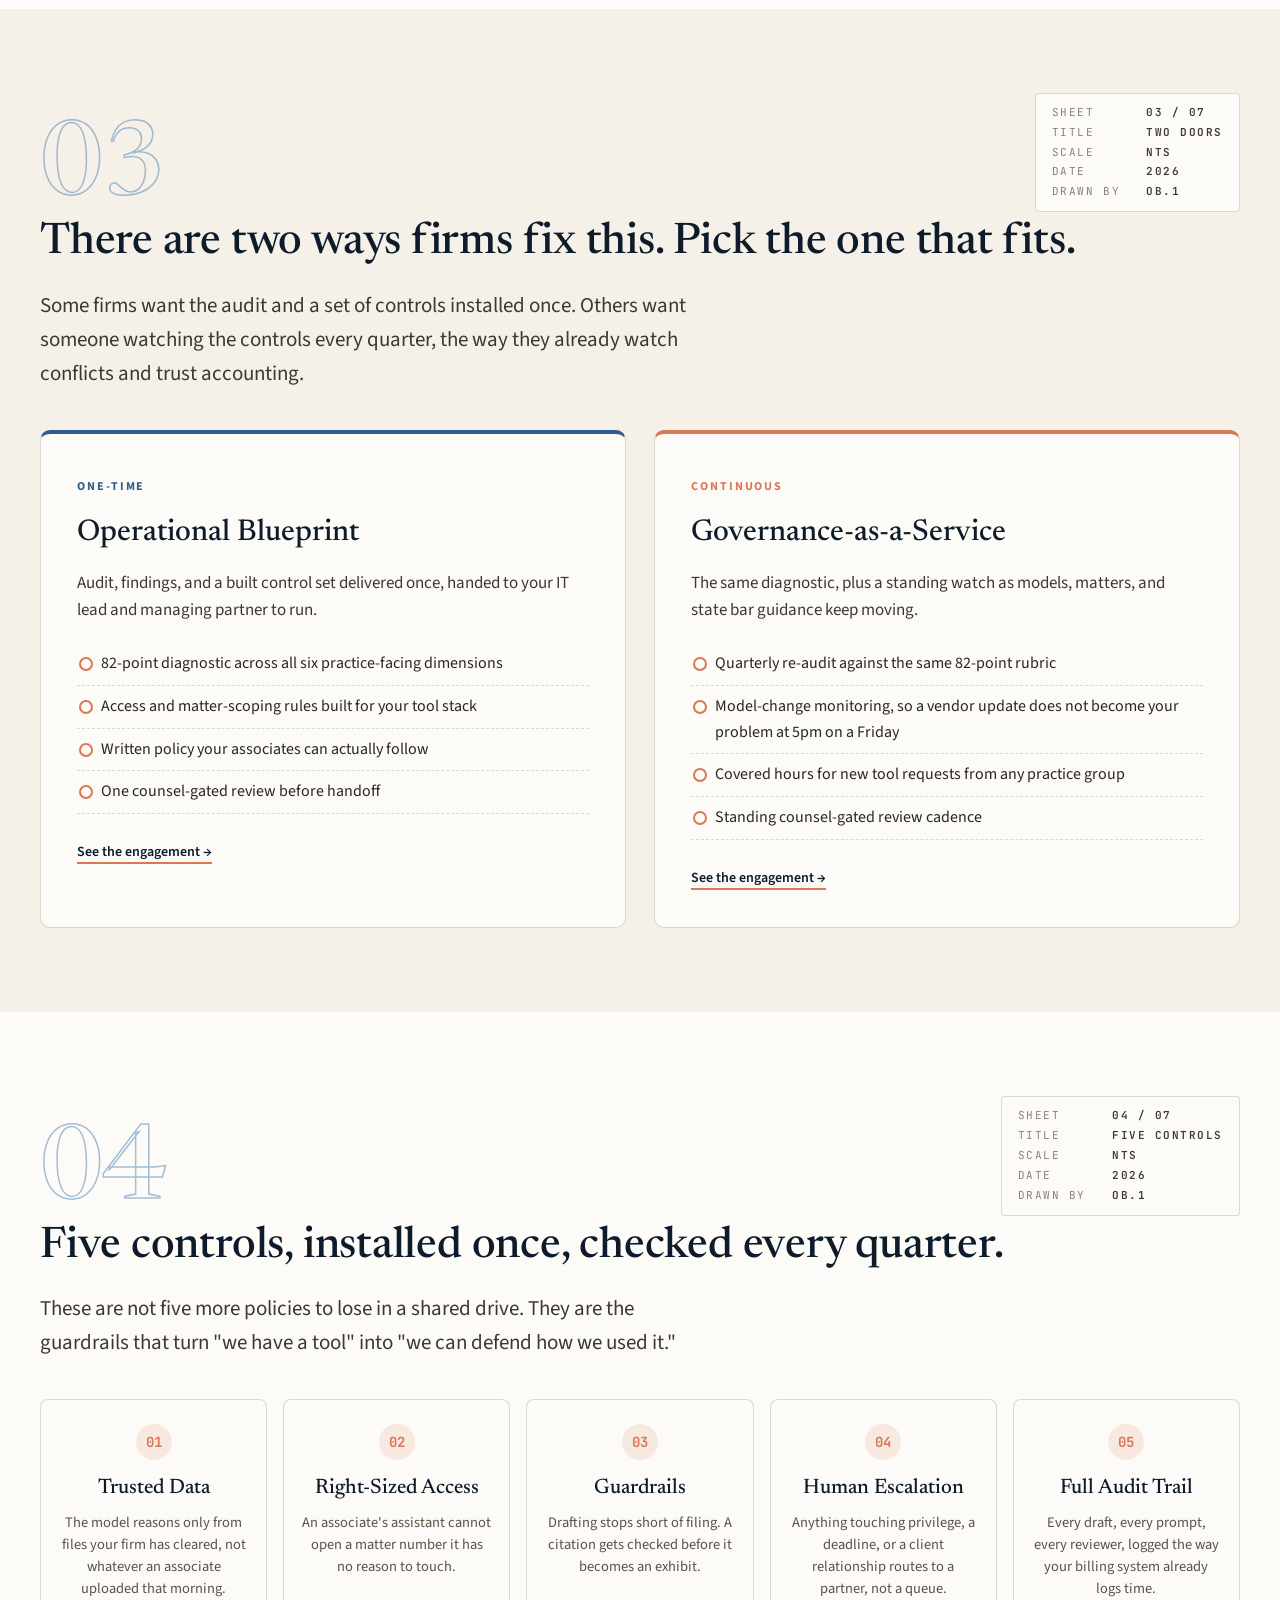
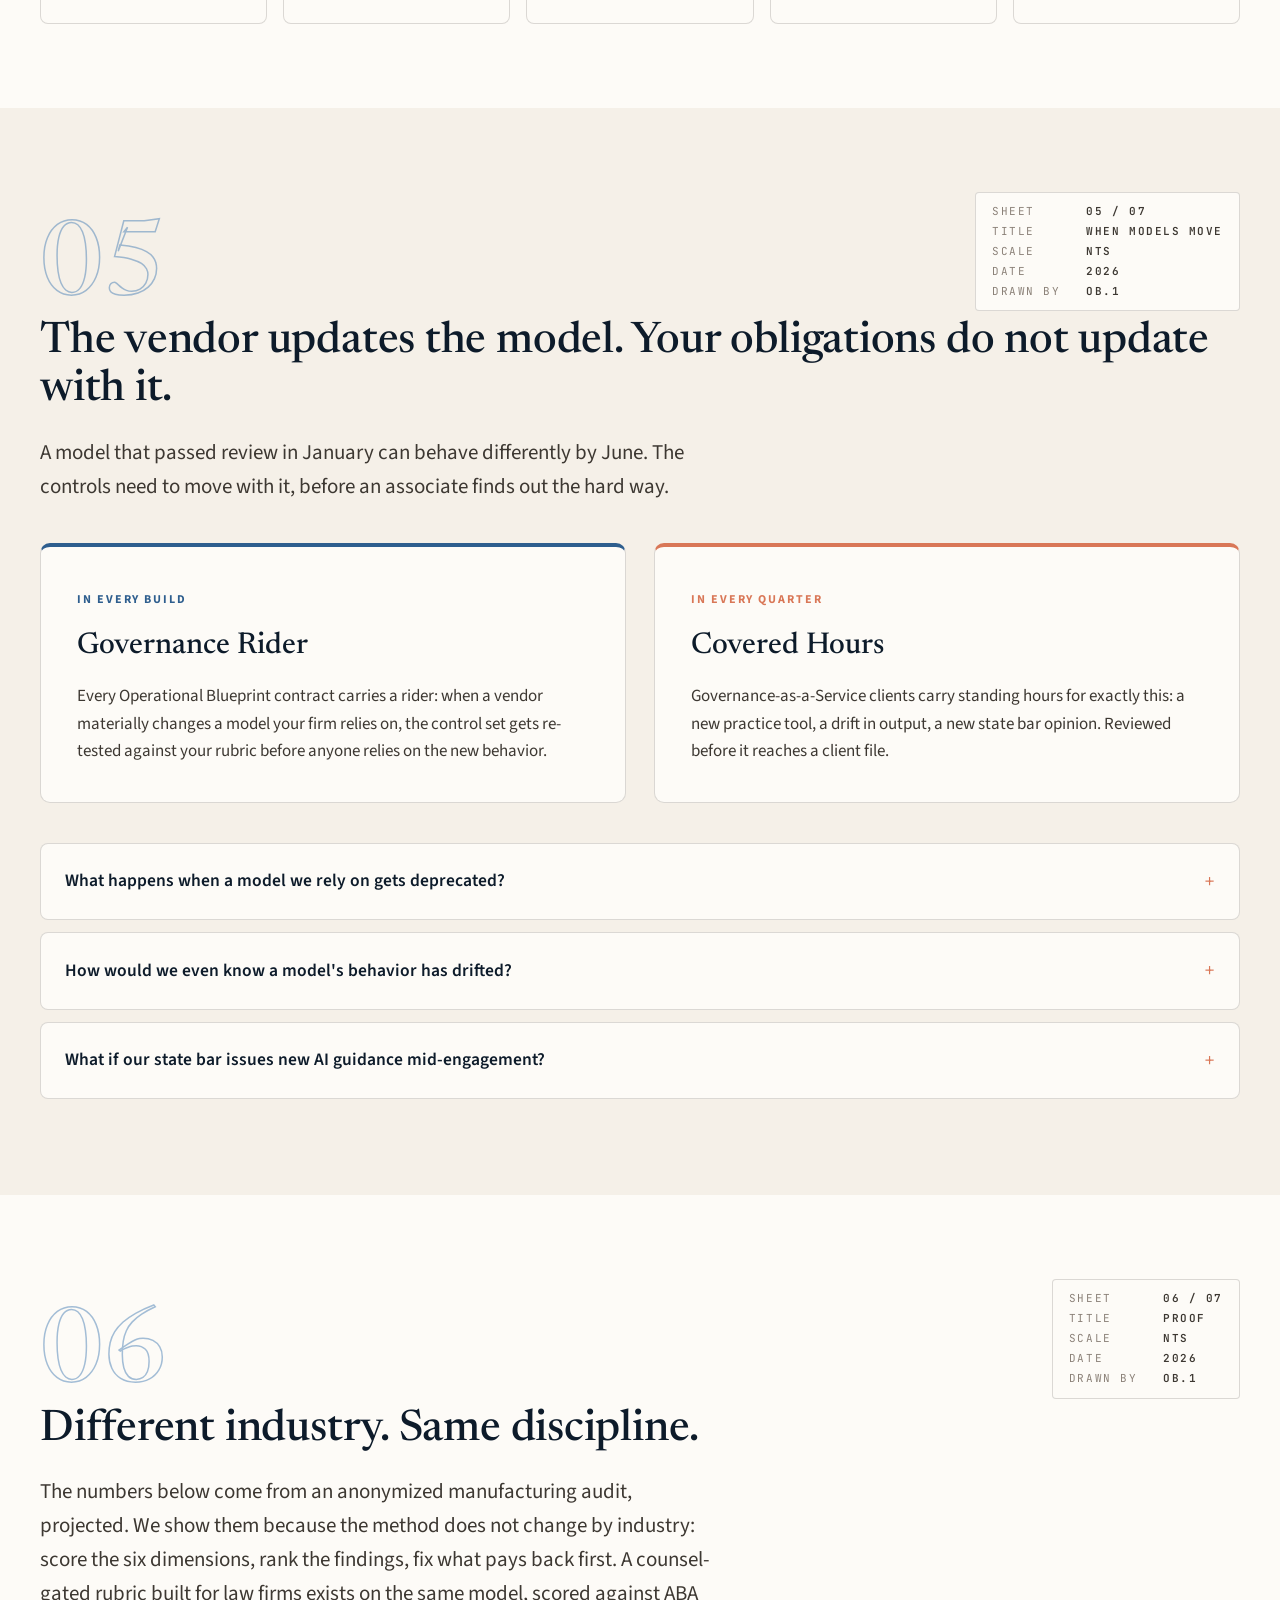
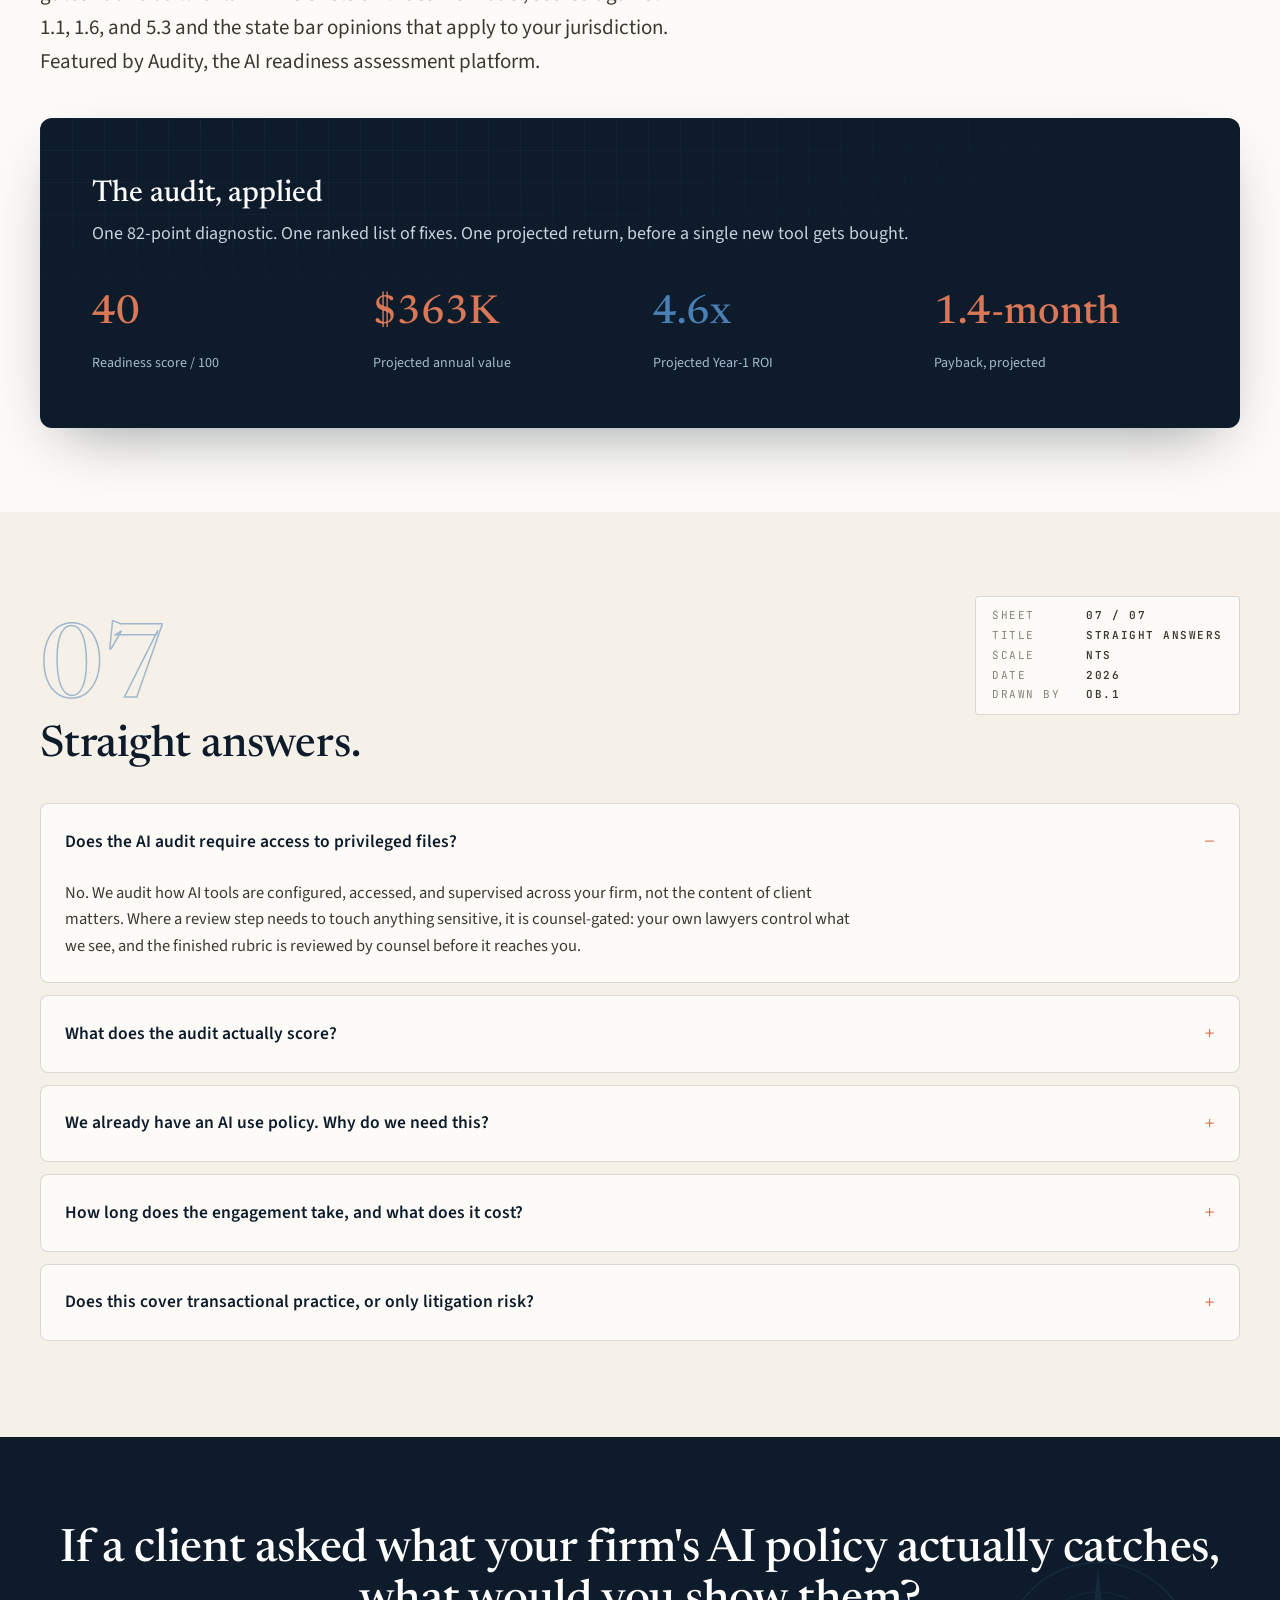
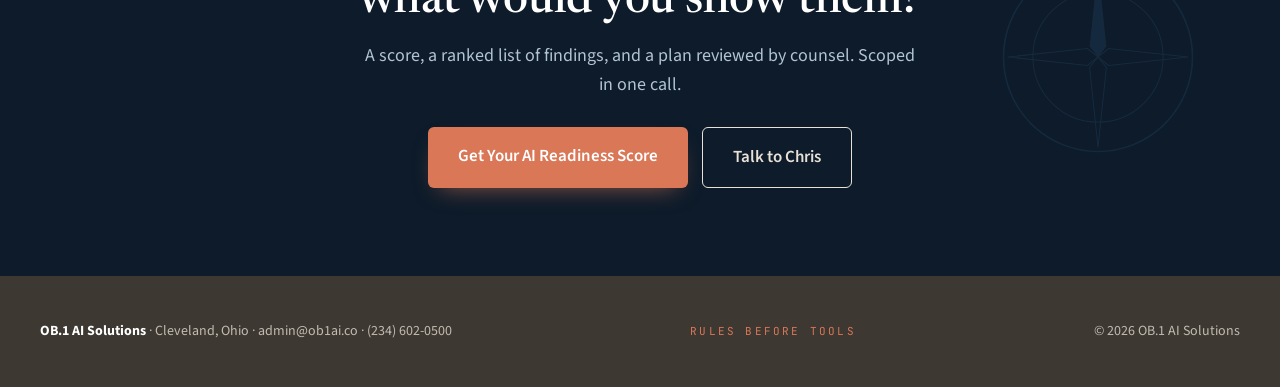
<file: site/law.html>
<!DOCTYPE html>
<html lang="en">
<head>
<meta charset="UTF-8">
<meta name="viewport" content="width=device-width, initial-scale=1">
<title>AI Audit for Law Firms | OB.1 AI Solutions · Rules Before Tools</title>
<meta name="description" content="AI audit for law firms covering ABA Rule 1.1, 1.6, and 5.3 risk. An 82-point AI governance diagnostic that finds what to fix before a client or a court does.">
<link rel="icon" href="data:image/svg+xml,%3Csvg xmlns=%27http://www.w3.org/2000/svg%27 viewBox=%270 0 64 64%27%3E%3Crect width=%2764%27 height=%2764%27 rx=%2712%27 fill=%27%230D1B2A%27/%3E%3Ctext x=%2732%27 y=%2746%27 font-family=%27Georgia,serif%27 font-size=%2736%27 font-style=%27italic%27 fill=%27%23D97757%27 text-anchor=%27middle%27%3E.1%3C/text%3E%3C/svg%3E">
<link rel="canonical" href="https://ob1ai.co/law">
<meta property="og:type" content="website">
<meta property="og:title" content="AI Audit for Law Firms | OB.1 AI Solutions">
<meta property="og:description" content="An 82-point AI governance diagnostic for law firms: ABA 1.1, 1.6, 5.3, privilege, and work product, scored and fixed before a client or a court finds it.">
<meta property="og:url" content="https://ob1ai.co/law">
<meta name="twitter:card" content="summary">
<meta name="twitter:title" content="AI Audit for Law Firms | OB.1 AI Solutions">
<meta name="twitter:description" content="An 82-point AI governance diagnostic for law firms: ABA 1.1, 1.6, 5.3, privilege, and work product, scored and fixed before a client or a court finds it.">
<link rel="preconnect" href="https://fonts.googleapis.com"><link rel="preconnect" href="https://fonts.gstatic.com" crossorigin>
<link href="https://fonts.googleapis.com/css2?family=Source+Sans+3:wght@400;500;600;700&family=Newsreader:ital,opsz,wght@0,6..72,400;0,6..72,500;0,6..72,600;1,6..72,400&family=JetBrains+Mono:wght@400;500&display=swap" rel="stylesheet">
<link rel="stylesheet" href="css/ob1.css">
<noscript><style>.reveal{opacity:1;transform:none}</style></noscript>
<script type="application/ld+json">
{
  "@context": "https://schema.org",
  "@type": "ProfessionalService",
  "name": "OB.1 AI Solutions",
  "url": "https://ob1ai.co/law",
  "email": "admin@ob1ai.co",
  "telephone": "+1-234-602-0500",
  "areaServed": ["Ohio", "United States"],
  "address": {
    "@type": "PostalAddress",
    "addressLocality": "Cleveland",
    "addressRegion": "OH",
    "addressCountry": "US"
  },
  "description": "AI governance audits for law firms: an 82-point diagnostic covering ABA Rule 1.1, 1.6, and 5.3 risk, privilege exposure, and automation opportunity, delivered as a fixed-phase, flat-fee engagement.",
  "slogan": "Rules Before Tools"
}
</script>
<script type="application/ld+json">
{
  "@context": "https://schema.org",
  "@type": "FAQPage",
  "mainEntity": [
    {
      "@type": "Question",
      "name": "Does the AI audit require access to privileged files?",
      "acceptedAnswer": {
        "@type": "Answer",
        "text": "No. We audit how AI tools are configured, accessed, and supervised across your firm, not the content of client matters. Where a review step needs to touch anything sensitive, it is counsel-gated: your own lawyers control what we see, and the finished rubric is reviewed by counsel before it reaches you."
      }
    },
    {
      "@type": "Question",
      "name": "What does the audit actually score?",
      "acceptedAnswer": {
        "@type": "Answer",
        "text": "Six dimensions: business context, technology maturity, automation opportunity, data infrastructure, decision authority, and investment readiness. Eighty-two points across those six produce one readiness score and a ranked list of fixes."
      }
    },
    {
      "@type": "Question",
      "name": "We already have an AI use policy. Why do we need this?",
      "acceptedAnswer": {
        "@type": "Answer",
        "text": "A policy states intent. An audit tests practice against it: which associates are using which tools, on which matters, with what oversight. Most firms we meet have a policy and a gap between the policy and the desk."
      }
    },
    {
      "@type": "Question",
      "name": "How long does the engagement take, and what does it cost?",
      "acceptedAnswer": {
        "@type": "Answer",
        "text": "It is a fixed-phase, flat-fee engagement, scoped in one call. Most firms move from audit to a working control set inside a quarter."
      }
    },
    {
      "@type": "Question",
      "name": "Does this cover transactional practice, or only litigation risk?",
      "acceptedAnswer": {
        "@type": "Answer",
        "text": "Both. Hallucinated citations are the headline risk, but confidentiality under Rule 1.6, supervision under Rule 5.3, and work-product exposure apply to deal teams and diligence rooms the same as they apply to litigators."
      }
    },
    {
      "@type": "Question",
      "name": "What happens when a model we rely on gets deprecated?",
      "acceptedAnswer": {
        "@type": "Answer",
        "text": "Your rider triggers a re-test against the same rubric used at audit. You get findings, not a surprise, and a plan for the swap before the old model goes dark."
      }
    },
    {
      "@type": "Question",
      "name": "How would we even know a model's behavior has drifted?",
      "acceptedAnswer": {
        "@type": "Answer",
        "text": "The audit trail installed in Sheet 04 is the early-warning system. Drift shows up as a pattern in the logs long before it shows up in a client complaint."
      }
    },
    {
      "@type": "Question",
      "name": "What if our state bar issues new AI guidance mid-engagement?",
      "acceptedAnswer": {
        "@type": "Answer",
        "text": "The rubric gets updated and your existing controls get re-checked against it. That is the difference between a policy and a standing practice."
      }
    }
  ]
}
</script>
</head>
<body>

<nav class="ob1">
  <div class="wrap">
    <a class="logo" href="/">OB<span>.1</span> AI SOLUTIONS</a>
    <a class="nl" href="/">Home</a>
    <a class="nl" href="/law" aria-current="page">Law</a>
    <a class="nl" href="/healthcare">Healthcare</a>
    <a class="nl" href="/manufacturing">Manufacturing</a>
    <a class="nl" href="/professional-services">Professional Services</a>
    <a class="cta" href="https://ob1ai.co/services">GET YOUR READINESS SCORE</a>
  </div>
</nav>

<div class="rail" aria-hidden="false">
  <a href="#s1" title="The Stakes"></a>
  <a href="#s2" title="The Audit"></a>
  <a href="#s3" title="Two Doors"></a>
  <a href="#s4" title="Five Controls"></a>
  <a href="#s5" title="When Models Move"></a>
  <a href="#s6" title="Proof"></a>
  <a href="#s7" title="Straight Answers"></a>
</div>

<header class="hero grid-bg" id="top">
  <canvas class="hero-canvas" data-density="1"></canvas>
  <div class="cropmarks" aria-hidden="true"><i></i><i></i><i></i><i></i></div>
  <div class="wrap">
    <div class="reveal">
      <p class="eyebrow">AI Audit &middot; Law Firms</p>
      <h1>The standard of care now includes the tools you have not vetted.</h1>
      <p class="lede">An associate pastes client facts into a public chatbot. A brief cites a case that does not exist. Neither shows up in your billables. Both show up in your malpractice file. The audit finds where AI already lives in your firm, and closes the gap before the bar does.</p>
      <div class="btn-row">
        <a class="btn btn-primary" href="https://ob1ai.co/services">Get Your AI Readiness Score</a>
        <a class="btn btn-ghost" href="mailto:chris@ob1ai.co">Talk to Chris</a>
      </div>
      <p class="micro">For listeners of the Shoveling Smoke podcast: this page is the practical half of that conversation.</p>
    </div>
    <div class="tilt-wrap reveal d2">
      <div class="scorecard tilt">
        <div class="sc-head">
          <b>Readiness Scorecard</b>
          <span>82-PT DIAGNOSTIC</span>
        </div>
        <div class="dial-row">
          <div class="dial">
            <svg width="180" height="180" viewBox="0 0 180 180">
              <circle cx="90" cy="90" r="77" fill="none" stroke="rgba(232,226,214,.14)" stroke-width="10"></circle>
              <circle class="dial-arc" data-score="53" cx="90" cy="90" r="77" fill="none" stroke="#D97757" stroke-width="10" stroke-linecap="round"></circle>
            </svg>
            <div class="num"><b>53</b><i>/ 100</i></div>
          </div>
          <div class="findings">
            <div class="finding"><b data-count="21">21</b><span>automation-ready workflows identified, unscoped and unsupervised</span></div>
            <div class="finding blue"><b data-count="6.2" data-decimals="1" data-suffix="x">6.2x</b><span>projected Year-1 ROI once findings are actioned</span></div>
            <div class="finding"><b data-count="9">9</b><span>quick wins closeable inside 30 days, no new tooling required</span></div>
          </div>
        </div>
        <div class="sc-foot">Scored across <b>six dimensions</b>: business context, technology maturity, automation opportunity, data infrastructure, decision authority, investment readiness. Figures shown are from the anonymized manufacturing audit, projected.</div>
      </div>
    </div>
  </div>
</header>

<div class="ticker">
  <div class="ticker-track">
    <div class="ticker-seq">
      <span>ABA 1.6</span><em>&middot;</em><span>ABA 5.3</span><em>&middot;</em><span>MODEL RULE 1.1 C.8</span><em>&middot;</em><span>PRIVILEGE</span><em>&middot;</em><span>WORK PRODUCT</span><em>&middot;</em><span>E-DISCOVERY</span><em>&middot;</em><span>STATE BAR OPS</span><em>&middot;</em>
    </div>
    <div class="ticker-seq">
      <span>ABA 1.6</span><em>&middot;</em><span>ABA 5.3</span><em>&middot;</em><span>MODEL RULE 1.1 C.8</span><em>&middot;</em><span>PRIVILEGE</span><em>&middot;</em><span>WORK PRODUCT</span><em>&middot;</em><span>E-DISCOVERY</span><em>&middot;</em><span>STATE BAR OPS</span><em>&middot;</em>
    </div>
  </div>
</div>

<section id="s1">
  <div class="wrap">
    <div class="sheet-head reveal">
      <div>
        <div class="sheet-no">01</div>
      </div>
      <div class="titleblock">
        <span>SHEET</span><b>01 / 07</b>
        <span>TITLE</span><b>THE STAKES</b>
        <span>SCALE</span><b>NTS</b>
        <span>DATE</span><b>2026</b>
        <span>DRAWN BY</span><b>OB.1</b>
      </div>
    </div>
    <h2 class="reveal">Nobody voted to change your standard of care.</h2>
    <p class="lede reveal">It changed anyway, the day the first associate opened a chatbot on a client matter. Comment 8 to Rule 1.1 already ties competence to understanding the technology you use. These are the moments that turn an unvetted tool into a bar complaint.</p>
    <div class="ledger reveal">
      <div class="ledger-row">
        <span class="no">R-01</span>
        <b>An associate pastes client facts into a public chatbot</b>
        <span>Confidentiality waived under Rule 1.6. There is no way to un-paste it.</span>
      </div>
      <div class="ledger-row">
        <span class="no">R-02</span>
        <b>A filing cites a case that does not exist</b>
        <span>Sanctions, a referral to bar counsel, and a client relationship that does not recover quickly.</span>
      </div>
      <div class="ledger-row">
        <span class="no">R-03</span>
        <b>A model drafts, and no partner reviews the draft</b>
        <span>Rule 5.3's duty to supervise nonlawyer assistance was written for paralegals. It reads the same for software.</span>
      </div>
      <div class="ledger-row">
        <span class="no">R-04</span>
        <b>Work product is typed into a tool that trains on it</b>
        <span>Privilege and work-product protection erode quietly, long before anyone moves to compel.</span>
      </div>
    </div>
  </div>
</section>

<section style="background:var(--paper)" id="s2">
  <div class="wrap">
    <div class="sheet-head reveal">
      <div>
        <div class="sheet-no">02</div>
      </div>
      <div class="titleblock">
        <span>SHEET</span><b>02 / 07</b>
        <span>TITLE</span><b>THE AUDIT</b>
        <span>SCALE</span><b>NTS</b>
        <span>DATE</span><b>2026</b>
        <span>DRAWN BY</span><b>OB.1</b>
      </div>
    </div>
    <h2 class="reveal">One diagnostic. Eighty-two points. Six dimensions.</h2>
    <p class="lede reveal">The audit walks the firm the way a managing partner already thinks about risk: where the facts come in, who drafts, who reviews, and what crosses the privilege line on the way to a filing. Nothing here requires opening a client file to us.</p>
    <div class="schematic reveal" style="margin-top:44px">
      <svg viewBox="0 0 720 420" role="img" aria-label="Blueprint elevation of a courthouse facade beside a privilege and supervision flow diagram" aria-hidden="true">
        <!-- LEFT: courthouse facade elevation -->
        <path class="draw" d="M20,350 L330,350"></path>
        <path class="draw faint" d="M8,362 L342,362"></path>
        <path class="draw faint" d="M0,374 L350,374"></path>
        <path class="draw" d="M55,160 L55,350 M46,350 L64,350 M46,160 L64,160"></path>
        <path class="draw" d="M104,160 L104,350 M95,350 L113,350 M95,160 L113,160"></path>
        <path class="draw" d="M153,160 L153,350 M144,350 L162,350 M144,160 L162,160"></path>
        <path class="draw" d="M202,160 L202,350 M193,350 L211,350 M193,160 L211,160"></path>
        <path class="draw" d="M251,160 L251,350 M242,350 L260,350 M242,160 L260,160"></path>
        <path class="draw" d="M300,160 L300,350 M291,350 L309,350 M291,160 L309,160"></path>
        <path class="draw" d="M30,160 L325,160"></path>
        <path class="draw" d="M30,150 L325,150"></path>
        <path class="draw" d="M22,142 L333,142"></path>
        <path class="draw o" d="M22,142 L177,58 L333,142"></path>
        <path class="draw faint" d="M40,136 L177,78 L316,136"></path>
        <path class="draw o" d="M177,95 L177,120 M155,100 L199,100 M155,100 L148,112 M155,100 L162,112 M199,100 L192,112 M199,100 L206,112"></path>
        <path class="draw faint" d="M104,255 L104,232 L138,232"></path>
        <path class="draw faint" d="M251,265 L251,242 L286,242"></path>

        <!-- RIGHT: privilege & supervision flow -->
        <path class="draw" d="M470,60 L630,60 L630,100 L470,100 Z"></path>
        <path class="draw" d="M470,140 L630,140 L630,180 L470,180 Z"></path>
        <path class="draw o" d="M440,220 L660,220 L660,340 L440,340 Z"></path>
        <path class="draw" d="M470,250 L630,250 L630,310 L470,310 Z"></path>
        <path class="draw" d="M470,360 L630,360 L630,400 L470,400 Z"></path>
        <path class="draw faint" d="M550,100 L550,140 M544,132 L550,140 L556,132"></path>
        <path class="draw faint" d="M550,180 L550,220 M544,212 L550,220 L556,212"></path>
        <path class="draw faint" d="M550,340 L550,360 M544,352 L550,360 L556,352"></path>

        <text x="26" y="404">SCALE NTS &middot; COURTHOUSE FACADE ELEVATION</text>
        <text x="128" y="222" class="lbl-o">ABA 1.6</text>
        <text x="275" y="232" class="lbl-o">MODEL RULE 1.1 C.8</text>
        <text x="470" y="48">CLIENT INTAKE</text>
        <text x="470" y="128">AI DRAFT ASSIST</text>
        <text x="446" y="212" class="lbl-o">PRIVILEGE BOUNDARY</text>
        <text x="470" y="248">COUNSEL REVIEW</text>
        <text x="470" y="326" class="lbl-o">SUPERVISED &middot; ABA 5.3</text>
        <text x="470" y="348">FILED / PRODUCED</text>
      </svg>
    </div>
    <div class="chips reveal">
      <div class="chip hot"><small>DIM 01</small> Business context</div>
      <div class="chip"><small>DIM 02</small> Technology maturity</div>
      <div class="chip"><small>DIM 03</small> Automation opportunity</div>
      <div class="chip"><small>DIM 04</small> Data infrastructure</div>
      <div class="chip"><small>DIM 05</small> Decision authority</div>
      <div class="chip"><small>DIM 06</small> Investment readiness</div>
    </div>
  </div>
</section>

<section id="s3">
  <div class="wrap">
    <div class="sheet-head reveal">
      <div>
        <div class="sheet-no">03</div>
      </div>
      <div class="titleblock">
        <span>SHEET</span><b>03 / 07</b>
        <span>TITLE</span><b>TWO DOORS</b>
        <span>SCALE</span><b>NTS</b>
        <span>DATE</span><b>2026</b>
        <span>DRAWN BY</span><b>OB.1</b>
      </div>
    </div>
    <h2 class="reveal">There are two ways firms fix this. Pick the one that fits.</h2>
    <p class="lede reveal">Some firms want the audit and a set of controls installed once. Others want someone watching the controls every quarter, the way they already watch conflicts and trust accounting.</p>
    <div class="doors">
      <div class="door reveal">
        <span class="tag">One-time</span>
        <h3>Operational Blueprint</h3>
        <p>Audit, findings, and a built control set delivered once, handed to your IT lead and managing partner to run.</p>
        <ul>
          <li>82-point diagnostic across all six practice-facing dimensions</li>
          <li>Access and matter-scoping rules built for your tool stack</li>
          <li>Written policy your associates can actually follow</li>
          <li>One counsel-gated review before handoff</li>
        </ul>
        <a class="more" href="https://ob1ai.co/services">See the engagement &rarr;</a>
      </div>
      <div class="door gaas reveal d2">
        <span class="tag">Continuous</span>
        <h3>Governance-as-a-Service</h3>
        <p>The same diagnostic, plus a standing watch as models, matters, and state bar guidance keep moving.</p>
        <ul>
          <li>Quarterly re-audit against the same 82-point rubric</li>
          <li>Model-change monitoring, so a vendor update does not become your problem at 5pm on a Friday</li>
          <li>Covered hours for new tool requests from any practice group</li>
          <li>Standing counsel-gated review cadence</li>
        </ul>
        <a class="more" href="https://ob1ai.co/services">See the engagement &rarr;</a>
      </div>
    </div>
  </div>
</section>

<section style="background:var(--paper)" id="s4">
  <div class="wrap">
    <div class="sheet-head reveal">
      <div>
        <div class="sheet-no">04</div>
      </div>
      <div class="titleblock">
        <span>SHEET</span><b>04 / 07</b>
        <span>TITLE</span><b>FIVE CONTROLS</b>
        <span>SCALE</span><b>NTS</b>
        <span>DATE</span><b>2026</b>
        <span>DRAWN BY</span><b>OB.1</b>
      </div>
    </div>
    <h2 class="reveal">Five controls, installed once, checked every quarter.</h2>
    <p class="lede reveal">These are not five more policies to lose in a shared drive. They are the guardrails that turn "we have a tool" into "we can defend how we used it."</p>
    <div class="controls">
      <div class="control reveal"><div class="dot">01</div><b>Trusted Data</b><span>The model reasons only from files your firm has cleared, not whatever an associate uploaded that morning.</span></div>
      <div class="control reveal d1"><div class="dot">02</div><b>Right-Sized Access</b><span>An associate's assistant cannot open a matter number it has no reason to touch.</span></div>
      <div class="control reveal d2"><div class="dot">03</div><b>Guardrails</b><span>Drafting stops short of filing. A citation gets checked before it becomes an exhibit.</span></div>
      <div class="control reveal d3"><div class="dot">04</div><b>Human Escalation</b><span>Anything touching privilege, a deadline, or a client relationship routes to a partner, not a queue.</span></div>
      <div class="control reveal d4"><div class="dot">05</div><b>Full Audit Trail</b><span>Every draft, every prompt, every reviewer, logged the way your billing system already logs time.</span></div>
    </div>
  </div>
</section>

<section id="s5">
  <div class="wrap">
    <div class="sheet-head reveal">
      <div>
        <div class="sheet-no">05</div>
      </div>
      <div class="titleblock">
        <span>SHEET</span><b>05 / 07</b>
        <span>TITLE</span><b>WHEN MODELS MOVE</b>
        <span>SCALE</span><b>NTS</b>
        <span>DATE</span><b>2026</b>
        <span>DRAWN BY</span><b>OB.1</b>
      </div>
    </div>
    <h2 class="reveal">The vendor updates the model. Your obligations do not update with it.</h2>
    <p class="lede reveal">A model that passed review in January can behave differently by June. The controls need to move with it, before an associate finds out the hard way.</p>
    <div class="doors">
      <div class="door reveal">
        <span class="tag">In every build</span>
        <h3>Governance Rider</h3>
        <p>Every Operational Blueprint contract carries a rider: when a vendor materially changes a model your firm relies on, the control set gets re-tested against your rubric before anyone relies on the new behavior.</p>
      </div>
      <div class="door gaas reveal d2">
        <span class="tag">In every quarter</span>
        <h3>Covered Hours</h3>
        <p>Governance-as-a-Service clients carry standing hours for exactly this: a new practice tool, a drift in output, a new state bar opinion. Reviewed before it reaches a client file.</p>
      </div>
    </div>
    <div style="margin-top:40px">
      <details class="faq reveal">
        <summary>What happens when a model we rely on gets deprecated?</summary>
        <p>Your rider triggers a re-test against the same rubric used at audit. You get findings, not a surprise, and a plan for the swap before the old model goes dark.</p>
      </details>
      <details class="faq reveal d1">
        <summary>How would we even know a model's behavior has drifted?</summary>
        <p>The audit trail installed in Sheet 04 is the early-warning system. Drift shows up as a pattern in the logs long before it shows up in a client complaint.</p>
      </details>
      <details class="faq reveal d2">
        <summary>What if our state bar issues new AI guidance mid-engagement?</summary>
        <p>The rubric gets updated and your existing controls get re-checked against it. That is the difference between a policy and a standing practice.</p>
      </details>
    </div>
  </div>
</section>

<section style="background:var(--paper)" id="s6">
  <div class="wrap">
    <div class="sheet-head reveal">
      <div>
        <div class="sheet-no">06</div>
      </div>
      <div class="titleblock">
        <span>SHEET</span><b>06 / 07</b>
        <span>TITLE</span><b>PROOF</b>
        <span>SCALE</span><b>NTS</b>
        <span>DATE</span><b>2026</b>
        <span>DRAWN BY</span><b>OB.1</b>
      </div>
    </div>
    <h2 class="reveal">Different industry. Same discipline.</h2>
    <p class="lede reveal">The numbers below come from an anonymized manufacturing audit, projected. We show them because the method does not change by industry: score the six dimensions, rank the findings, fix what pays back first. A counsel-gated rubric built for law firms exists on the same model, scored against ABA 1.1, 1.6, and 5.3 and the state bar opinions that apply to your jurisdiction. Featured by Audity, the AI readiness assessment platform.</p>
    <div class="case-panel reveal">
      <div class="grid-veil" aria-hidden="true"></div>
      <h3>The audit, applied</h3>
      <p>One 82-point diagnostic. One ranked list of fixes. One projected return, before a single new tool gets bought.</p>
      <div class="case-stats">
        <div><b data-count="53">53</b><span>Readiness score / 100</span></div>
        <div><b data-count="487" data-prefix="$" data-suffix="K">$487K</b><span>Projected annual value</span></div>
        <div class="bl"><b data-count="6.2" data-decimals="1" data-suffix="x">6.2x</b><span>Projected Year-1 ROI</span></div>
        <div><b data-count="1.9" data-decimals="1" data-suffix="-month">1.9-month</b><span>Payback, projected</span></div>
      </div>
    </div>
  </div>
</section>

<section id="s7">
  <div class="wrap">
    <div class="sheet-head reveal">
      <div>
        <div class="sheet-no">07</div>
      </div>
      <div class="titleblock">
        <span>SHEET</span><b>07 / 07</b>
        <span>TITLE</span><b>STRAIGHT ANSWERS</b>
        <span>SCALE</span><b>NTS</b>
        <span>DATE</span><b>2026</b>
        <span>DRAWN BY</span><b>OB.1</b>
      </div>
    </div>
    <h2 class="reveal">Straight answers.</h2>
    <div style="margin-top:32px">
      <details class="faq reveal" open>
        <summary>Does the AI audit require access to privileged files?</summary>
        <p>No. We audit how AI tools are configured, accessed, and supervised across your firm, not the content of client matters. Where a review step needs to touch anything sensitive, it is counsel-gated: your own lawyers control what we see, and the finished rubric is reviewed by counsel before it reaches you.</p>
      </details>
      <details class="faq reveal d1">
        <summary>What does the audit actually score?</summary>
        <p>Six dimensions: business context, technology maturity, automation opportunity, data infrastructure, decision authority, and investment readiness. Eighty-two points across those six produce one readiness score and a ranked list of fixes.</p>
      </details>
      <details class="faq reveal d2">
        <summary>We already have an AI use policy. Why do we need this?</summary>
        <p>A policy states intent. An audit tests practice against it: which associates are using which tools, on which matters, with what oversight. Most firms we meet have a policy and a gap between the policy and the desk.</p>
      </details>
      <details class="faq reveal d3">
        <summary>How long does the engagement take, and what does it cost?</summary>
        <p>It is a fixed-phase, flat-fee engagement, scoped in one call. Most firms move from audit to a working control set inside a quarter.</p>
      </details>
      <details class="faq reveal d4">
        <summary>Does this cover transactional practice, or only litigation risk?</summary>
        <p>Both. Hallucinated citations are the headline risk, but confidentiality under Rule 1.6, supervision under Rule 5.3, and work-product exposure apply to deal teams and diligence rooms the same as they apply to litigators.</p>
      </details>
    </div>
  </div>
</section>

<section class="cta-band grid-bg on-dark">
  <svg class="compass" viewBox="0 0 200 200" aria-hidden="true">
    <circle cx="100" cy="100" r="90" fill="none" stroke="#4A7FB5" stroke-width="1.5"></circle>
    <circle cx="100" cy="100" r="62" fill="none" stroke="#4A7FB5" stroke-width="1"></circle>
    <path d="M100,14 L108,90 L100,100 L92,90 Z" fill="#4A7FB5"></path>
    <path d="M100,186 L108,110 L100,100 L92,110 Z" fill="none" stroke="#4A7FB5" stroke-width="1"></path>
    <path d="M14,100 L90,92 L100,100 L90,108 Z" fill="none" stroke="#4A7FB5" stroke-width="1"></path>
    <path d="M186,100 L110,92 L100,100 L110,108 Z" fill="none" stroke="#4A7FB5" stroke-width="1"></path>
  </svg>
  <div class="wrap reveal">
    <h2 class="serif">If a client asked what your firm's AI policy actually catches, what would you show them?</h2>
    <p>A score, a ranked list of findings, and a plan reviewed by counsel. Scoped in one call.</p>
    <div class="btn-row">
      <a class="btn btn-primary" href="https://ob1ai.co/services">Get Your AI Readiness Score</a>
      <a class="btn btn-ghost" href="mailto:chris@ob1ai.co">Talk to Chris</a>
    </div>
  </div>
</section>

<footer class="ob1">
  <div class="wrap">
    <div><b>OB.1 AI Solutions</b> &middot; Cleveland, Ohio &middot; <a href="mailto:admin@ob1ai.co">admin@ob1ai.co</a> &middot; <a href="tel:+12346020500">(234) 602-0500</a></div>
    <div class="foot-tag">RULES BEFORE TOOLS</div>
    <div>&copy; 2026 OB.1 AI Solutions</div>
  </div>
</footer>

<script src="js/ob1.js" defer></script>
</body>
</html>
</file>
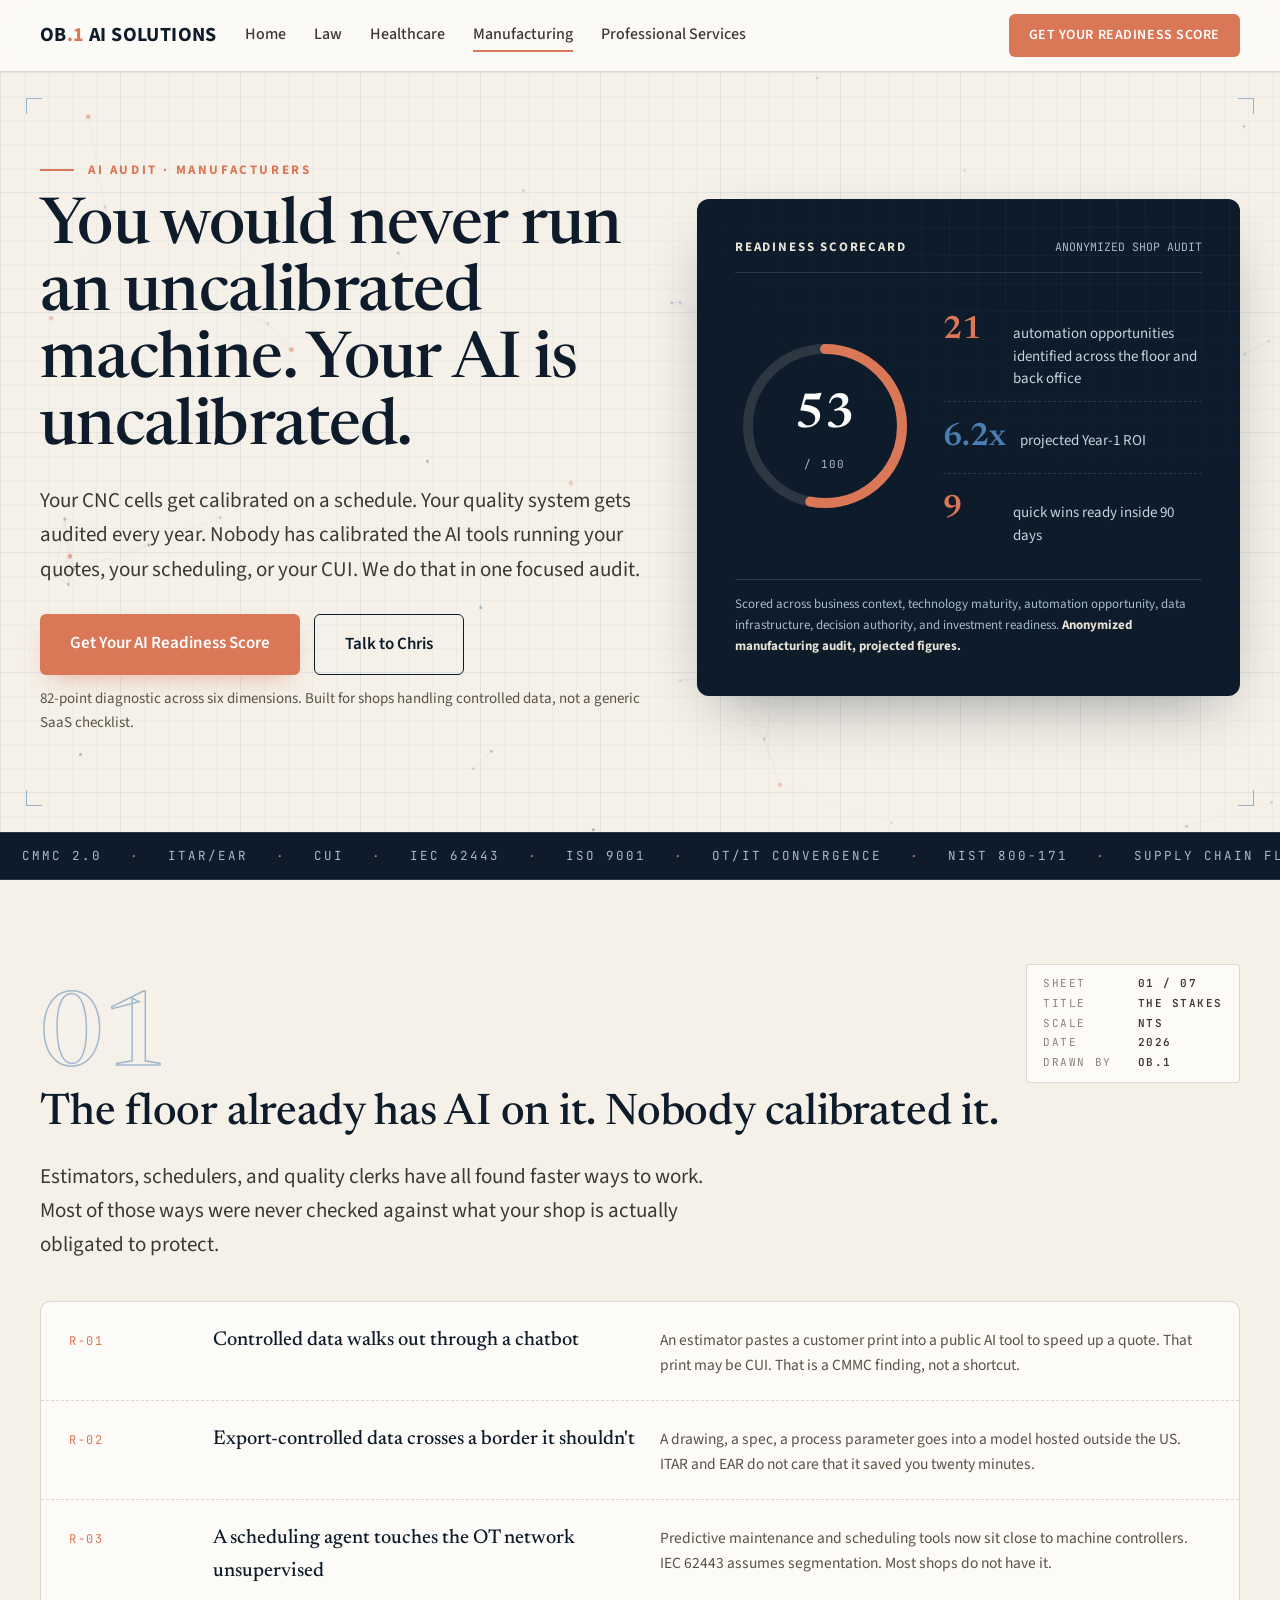
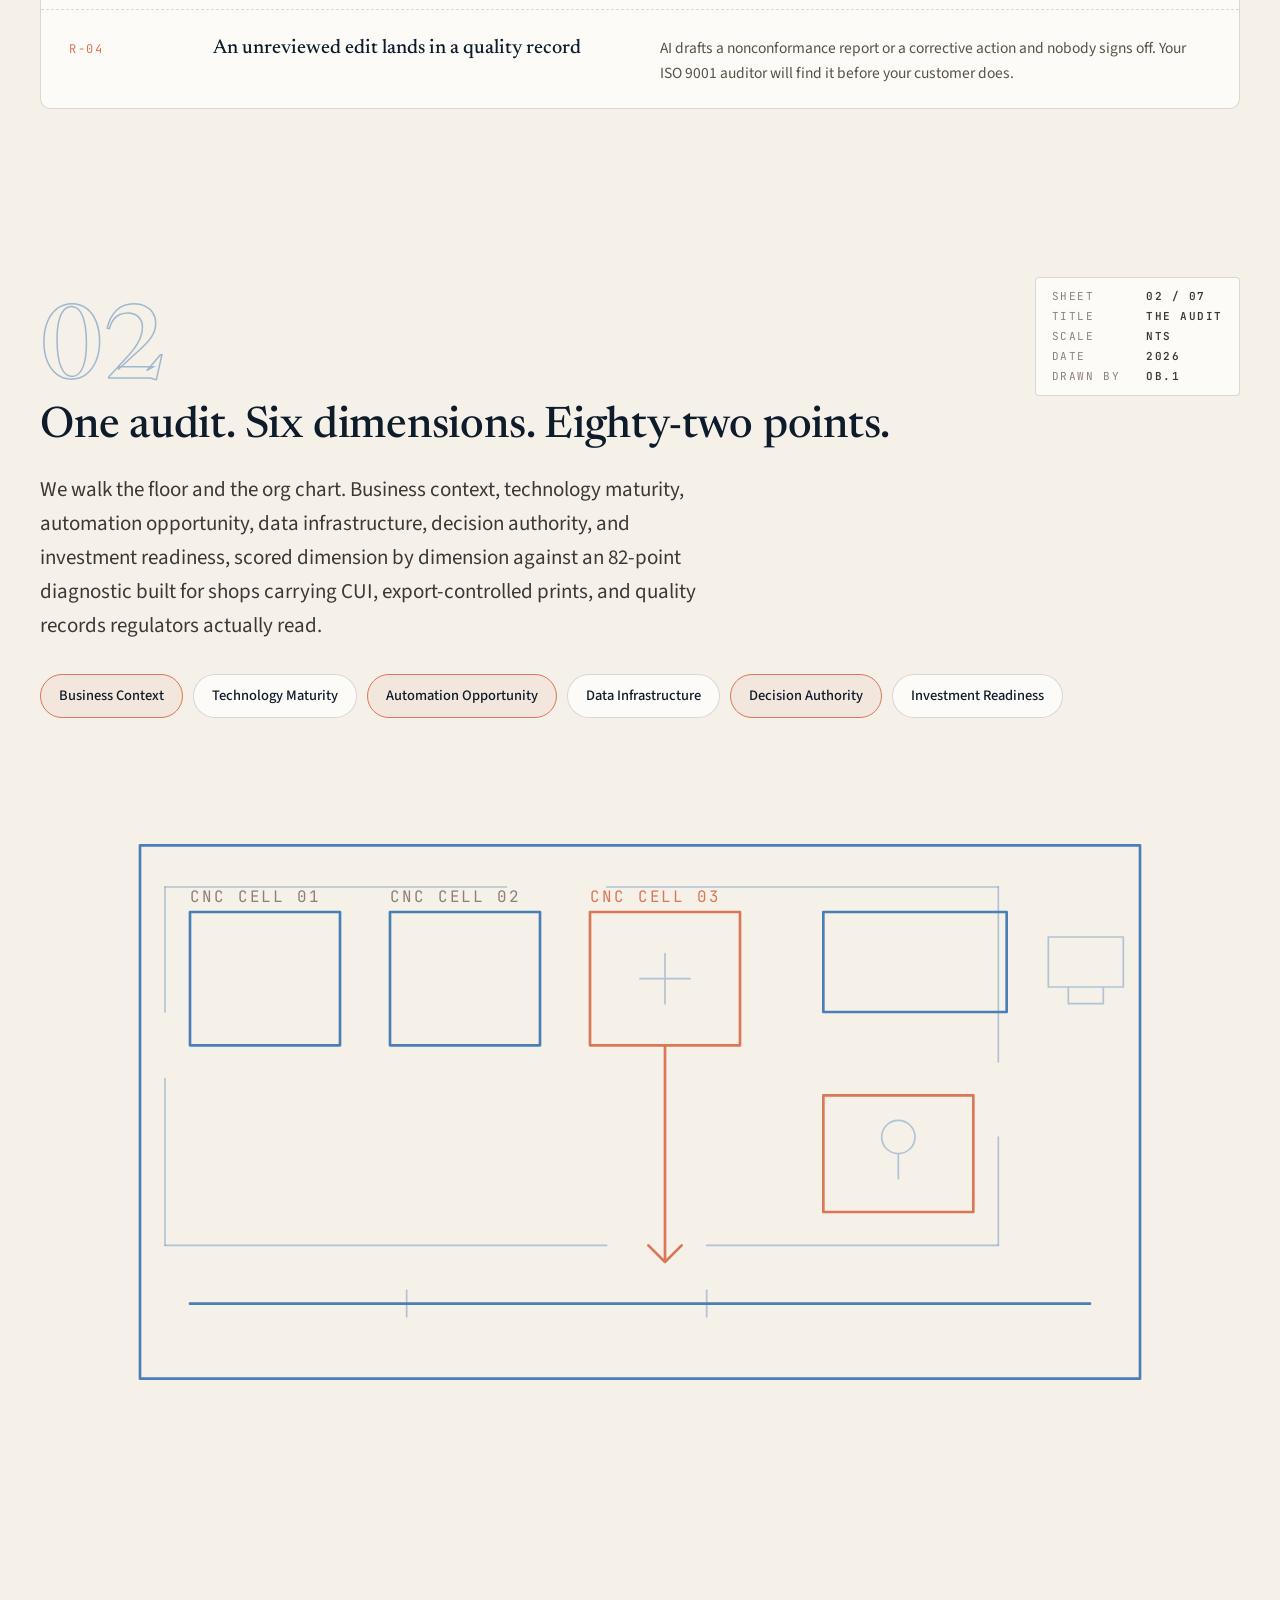
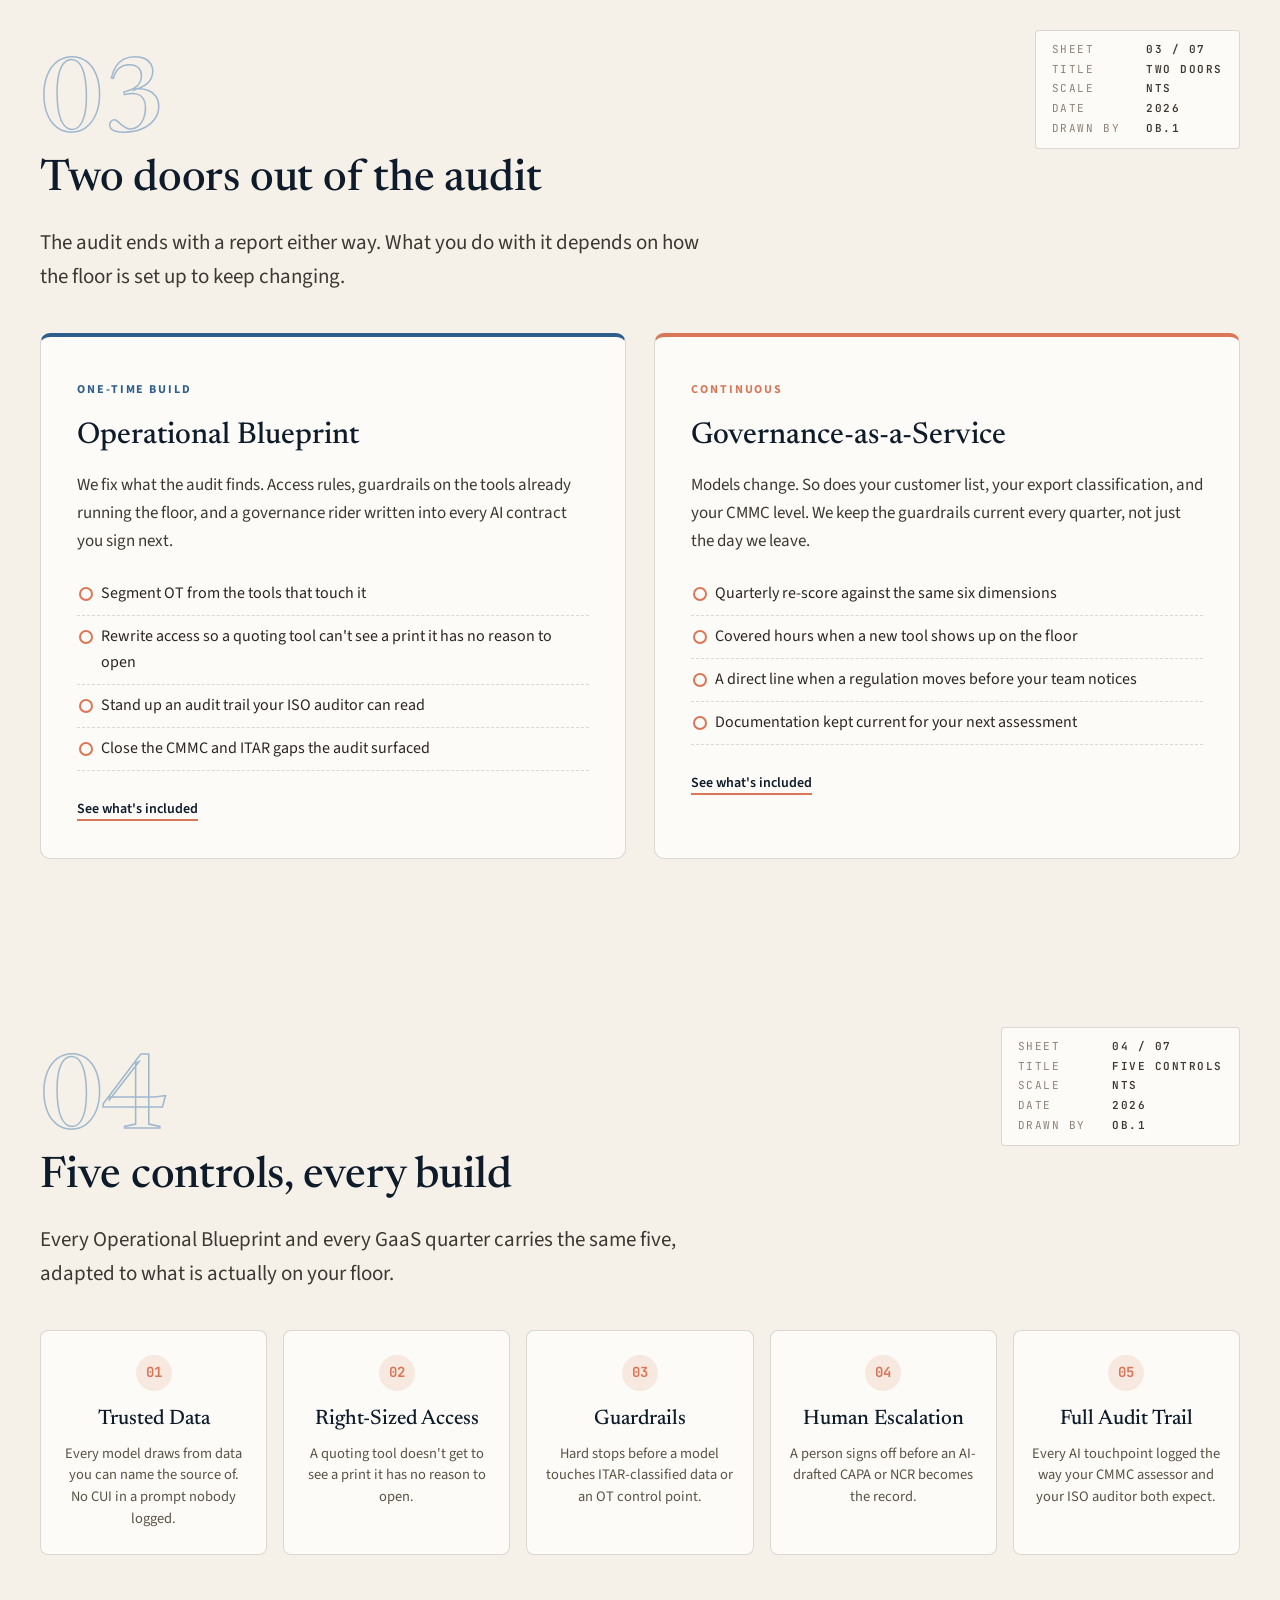
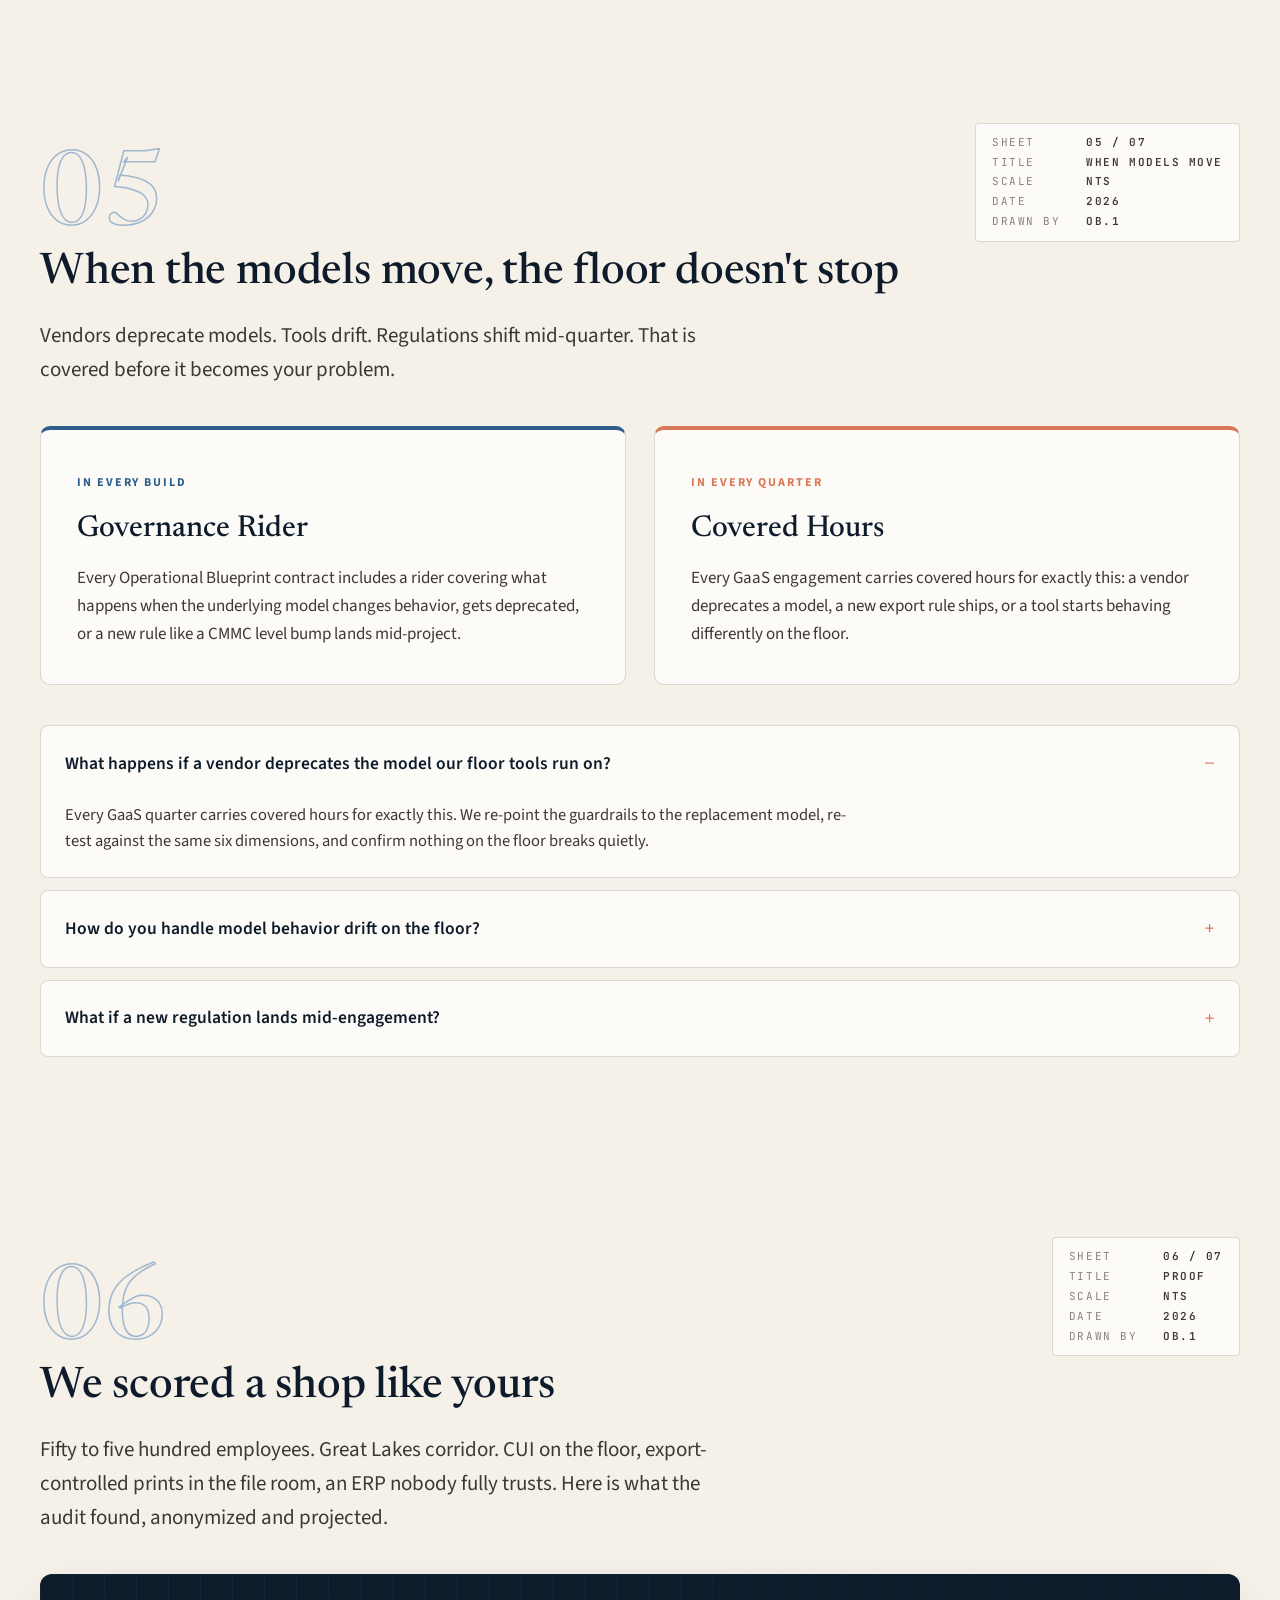
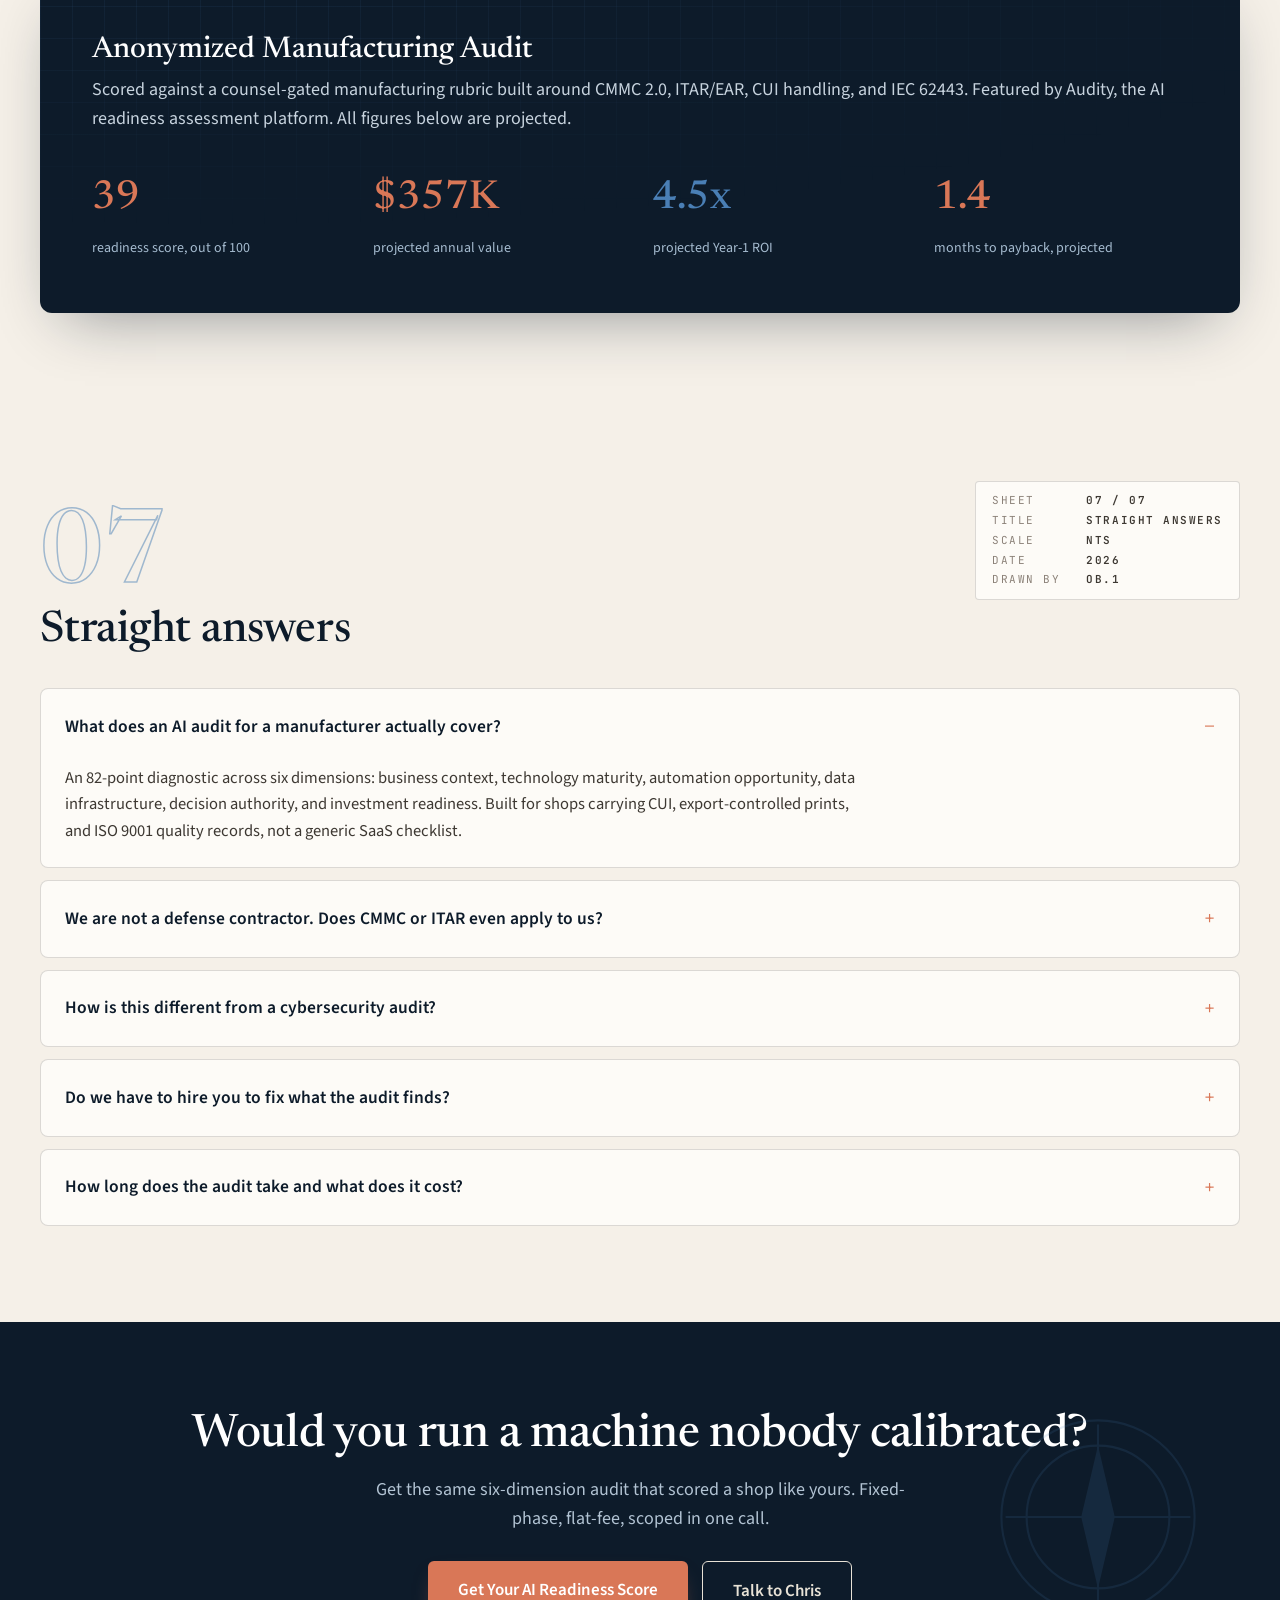
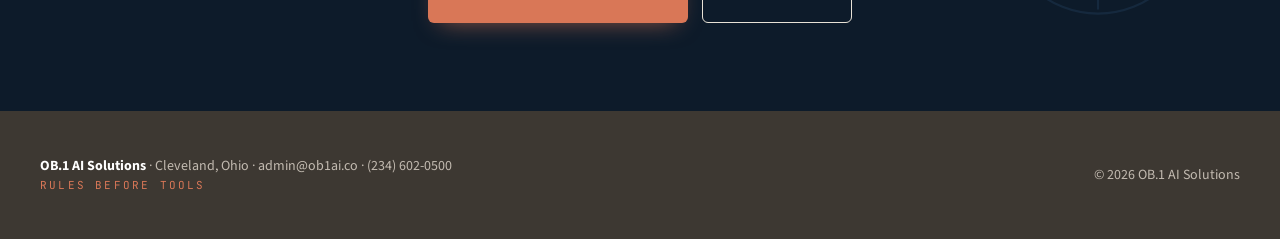
<file: site/manufacturing.html>
<!DOCTYPE html>
<html lang="en">
<head>
<meta charset="UTF-8">
<meta name="viewport" content="width=device-width, initial-scale=1.0">
<title>AI Audit for Manufacturers | OB.1 AI Solutions · Rules Before Tools</title>
<meta name="description" content="AI audit for manufacturers covering CMMC 2.0, ITAR/EAR, and CUI handling, plus IEC 62443 for OT-IT convergence. Score your shop's AI governance with OB.1.">
<link rel="icon" href="data:image/svg+xml,%3Csvg xmlns=%27http://www.w3.org/2000/svg%27 viewBox=%270 0 64 64%27%3E%3Crect width=%2764%27 height=%2764%27 rx=%2712%27 fill=%27%230D1B2A%27/%3E%3Ctext x=%2732%27 y=%2746%27 font-family=%27Georgia,serif%27 font-size=%2736%27 font-style=%27italic%27 fill=%27%23D97757%27 text-anchor=%27middle%27%3E.1%3C/text%3E%3C/svg%3E">
<link rel="canonical" href="https://ob1ai.co/manufacturing">
<meta property="og:title" content="AI Audit for Manufacturers | OB.1 AI Solutions">
<meta property="og:description" content="AI audit for manufacturers covering CMMC 2.0, ITAR/EAR, and CUI handling. Score your shop's AI governance with OB.1 AI Solutions.">
<meta property="og:type" content="website">
<meta property="og:url" content="https://ob1ai.co/manufacturing">
<meta name="twitter:card" content="summary">
<meta name="twitter:title" content="AI Audit for Manufacturers | OB.1 AI Solutions">
<meta name="twitter:description" content="AI audit for manufacturers covering CMMC 2.0, ITAR/EAR, and CUI handling. Score your shop's AI governance with OB.1 AI Solutions.">
<link rel="preconnect" href="https://fonts.googleapis.com">
<link rel="preconnect" href="https://fonts.gstatic.com" crossorigin>
<link href="https://fonts.googleapis.com/css2?family=Source+Sans+3:wght@400;500;600;700&family=Newsreader:ital,opsz,wght@0,6..72,400;0,6..72,500;0,6..72,600;1,6..72,400&family=JetBrains+Mono:wght@400;500&display=swap" rel="stylesheet">
<link rel="stylesheet" href="css/ob1.css">
<noscript><style>.reveal{opacity:1;transform:none}</style></noscript>
<script type="application/ld+json">
{
  "@context": "https://schema.org",
  "@type": "ProfessionalService",
  "name": "OB.1 AI Solutions",
  "url": "https://ob1ai.co/manufacturing",
  "email": "admin@ob1ai.co",
  "telephone": "+1-234-602-0500",
  "address": {
    "@type": "PostalAddress",
    "addressLocality": "Cleveland",
    "addressRegion": "OH",
    "addressCountry": "US"
  },
  "areaServed": ["Ohio", "United States"],
  "description": "AI governance audits and Governance-as-a-Service for manufacturers, covering CMMC 2.0, ITAR/EAR, CUI handling, IEC 62443, and ISO 9001 quality records."
}
</script>
<script type="application/ld+json">
{
  "@context": "https://schema.org",
  "@type": "FAQPage",
  "mainEntity": [
    {
      "@type": "Question",
      "name": "What happens if a vendor deprecates the model our floor tools run on?",
      "acceptedAnswer": {
        "@type": "Answer",
        "text": "Every Governance-as-a-Service quarter carries covered hours for exactly this. We re-point the guardrails to the replacement model, re-test the guardrails against the same six dimensions, and confirm nothing on the floor breaks quietly."
      }
    },
    {
      "@type": "Question",
      "name": "How do you handle model behavior drift on the floor?",
      "acceptedAnswer": {
        "@type": "Answer",
        "text": "We re-score the tool against its original guardrails on a set cadence. If a scheduling or quoting model starts answering differently than it did at go-live, that shows up in the re-score, not six months later in a customer complaint."
      }
    },
    {
      "@type": "Question",
      "name": "What if a new regulation lands mid-engagement?",
      "acceptedAnswer": {
        "@type": "Answer",
        "text": "The governance rider in every build contract and the covered hours in every GaaS quarter both cover this. A CMMC level change or a new export control gets mapped against your current controls, not left for your next audit cycle to catch."
      }
    },
    {
      "@type": "Question",
      "name": "What does an AI audit for a manufacturer actually cover?",
      "acceptedAnswer": {
        "@type": "Answer",
        "text": "An 82-point diagnostic across six dimensions: business context, technology maturity, automation opportunity, data infrastructure, decision authority, and investment readiness. Built for shops carrying CUI, export-controlled prints, and ISO 9001 quality records, not a generic SaaS checklist."
      }
    },
    {
      "@type": "Question",
      "name": "We are not a defense contractor. Does CMMC or ITAR even apply to us?",
      "acceptedAnswer": {
        "@type": "Answer",
        "text": "Plenty of shops touch CUI or export-controlled data two or three tiers down a supply chain without realizing it. The audit tells you where you actually stand instead of guessing from a prime's flowdown clause."
      }
    },
    {
      "@type": "Question",
      "name": "How is this different from a cybersecurity audit?",
      "acceptedAnswer": {
        "@type": "Answer",
        "text": "A cybersecurity audit looks at your network. This looks at where AI tools touch your data, your floor, and your decisions, then maps that against your CMMC, ITAR, and ISO 9001 exposure specifically."
      }
    },
    {
      "@type": "Question",
      "name": "Do we have to hire you to fix what the audit finds?",
      "acceptedAnswer": {
        "@type": "Answer",
        "text": "No. The audit stands on its own. You get the findings and a prioritized roadmap either way. Some shops run it themselves, some bring us back for the Operational Blueprint build."
      }
    },
    {
      "@type": "Question",
      "name": "How long does the audit take and what does it cost?",
      "acceptedAnswer": {
        "@type": "Answer",
        "text": "Most shops finish in a few weeks, start to finish. It is a fixed-phase, flat-fee engagement, scoped in one call, so you know the number before we start."
      }
    }
  ]
}
</script>
</head>
<body>

<nav class="ob1">
  <div class="wrap">
    <a href="/" class="logo">OB<span>.1</span> AI SOLUTIONS</a>
    <a href="/" class="nl">Home</a>
    <a href="/law" class="nl">Law</a>
    <a href="/healthcare" class="nl">Healthcare</a>
    <a href="/manufacturing" class="nl" aria-current="page">Manufacturing</a>
    <a href="/professional-services" class="nl">Professional Services</a>
    <a href="https://ob1ai.co/services" class="cta">GET YOUR READINESS SCORE</a>
  </div>
</nav>

<div class="rail">
  <a href="#s1" aria-label="The Stakes"></a>
  <a href="#s2" aria-label="The Audit"></a>
  <a href="#s3" aria-label="Two Doors"></a>
  <a href="#s4" aria-label="Five Controls"></a>
  <a href="#s5" aria-label="When Models Move"></a>
  <a href="#s6" aria-label="Proof"></a>
  <a href="#s7" aria-label="Straight Answers"></a>
</div>

<header class="hero grid-bg" id="top">
  <canvas class="hero-canvas" data-density="1"></canvas>
  <div class="cropmarks"><i></i><i></i><i></i><i></i></div>
  <div class="wrap">
    <div class="reveal on">
      <div class="eyebrow">AI Audit · Manufacturers</div>
      <h1>You would never run an uncalibrated machine. Your AI is uncalibrated.</h1>
      <p class="lede">Your CNC cells get calibrated on a schedule. Your quality system gets audited every year. Nobody has calibrated the AI tools running your quotes, your scheduling, or your CUI. We do that in one focused audit.</p>
      <div class="btn-row">
        <a href="https://ob1ai.co/services" class="btn btn-primary">Get Your AI Readiness Score</a>
        <a href="mailto:chris@ob1ai.co" class="btn btn-ghost">Talk to Chris</a>
      </div>
      <p class="micro">82-point diagnostic across six dimensions. Built for shops handling controlled data, not a generic SaaS checklist.</p>
    </div>
    <div class="tilt-wrap reveal d2 on">
      <div class="scorecard tilt">
        <div class="sc-head">
          <b>Readiness Scorecard</b>
          <span>ANONYMIZED SHOP AUDIT</span>
        </div>
        <div class="dial-row">
          <div class="dial">
            <svg width="180" height="180" viewBox="0 0 180 180" aria-hidden="true">
              <circle cx="90" cy="90" r="77" fill="none" stroke="rgba(232,226,214,.14)" stroke-width="10"></circle>
              <circle class="dial-arc" data-score="53" cx="90" cy="90" r="77" fill="none" stroke="#D97757" stroke-width="10" stroke-linecap="round"></circle>
            </svg>
            <div class="num"><b>53</b><i>/ 100</i></div>
          </div>
          <div class="findings">
            <div class="finding">
              <b data-count="21">21</b>
              <span>automation opportunities identified across the floor and back office</span>
            </div>
            <div class="finding blue">
              <b data-count="6.2" data-decimals="1" data-suffix="x">6.2x</b>
              <span>projected Year-1 ROI</span>
            </div>
            <div class="finding">
              <b data-count="9">9</b>
              <span>quick wins ready inside 90 days</span>
            </div>
          </div>
        </div>
        <div class="sc-foot">Scored across business context, technology maturity, automation opportunity, data infrastructure, decision authority, and investment readiness. <b>Anonymized manufacturing audit, projected figures.</b></div>
      </div>
    </div>
  </div>
</header>

<div class="ticker">
  <div class="ticker-track">
    <div class="ticker-seq">
      <span>CMMC 2.0</span><em>·</em><span>ITAR/EAR</span><em>·</em><span>CUI</span><em>·</em><span>IEC 62443</span><em>·</em><span>ISO 9001</span><em>·</em><span>OT/IT CONVERGENCE</span><em>·</em><span>NIST 800-171</span><em>·</em><span>SUPPLY CHAIN FLOWDOWN</span><em>·</em>
    </div>
    <div class="ticker-seq">
      <span>CMMC 2.0</span><em>·</em><span>ITAR/EAR</span><em>·</em><span>CUI</span><em>·</em><span>IEC 62443</span><em>·</em><span>ISO 9001</span><em>·</em><span>OT/IT CONVERGENCE</span><em>·</em><span>NIST 800-171</span><em>·</em><span>SUPPLY CHAIN FLOWDOWN</span><em>·</em>
    </div>
  </div>
</div>

<section id="s1">
  <div class="wrap">
    <div class="sheet-head reveal">
      <div class="sheet-no">01</div>
      <div class="titleblock">
        <span>SHEET</span><b>01 / 07</b>
        <span>TITLE</span><b>THE STAKES</b>
        <span>SCALE</span><b>NTS</b>
        <span>DATE</span><b>2026</b>
        <span>DRAWN BY</span><b>OB.1</b>
      </div>
    </div>
    <h2 class="reveal">The floor already has AI on it. Nobody calibrated it.</h2>
    <p class="lede reveal">Estimators, schedulers, and quality clerks have all found faster ways to work. Most of those ways were never checked against what your shop is actually obligated to protect.</p>
    <div class="ledger reveal">
      <div class="ledger-row">
        <span class="no">R-01</span>
        <b>Controlled data walks out through a chatbot</b>
        <span>An estimator pastes a customer print into a public AI tool to speed up a quote. That print may be CUI. That is a CMMC finding, not a shortcut.</span>
      </div>
      <div class="ledger-row">
        <span class="no">R-02</span>
        <b>Export-controlled data crosses a border it shouldn't</b>
        <span>A drawing, a spec, a process parameter goes into a model hosted outside the US. ITAR and EAR do not care that it saved you twenty minutes.</span>
      </div>
      <div class="ledger-row">
        <span class="no">R-03</span>
        <b>A scheduling agent touches the OT network unsupervised</b>
        <span>Predictive maintenance and scheduling tools now sit close to machine controllers. IEC 62443 assumes segmentation. Most shops do not have it.</span>
      </div>
      <div class="ledger-row">
        <span class="no">R-04</span>
        <b>An unreviewed edit lands in a quality record</b>
        <span>AI drafts a nonconformance report or a corrective action and nobody signs off. Your ISO 9001 auditor will find it before your customer does.</span>
      </div>
    </div>
  </div>
</section>

<section id="s2">
  <div class="wrap">
    <div class="sheet-head reveal">
      <div class="sheet-no">02</div>
      <div class="titleblock">
        <span>SHEET</span><b>02 / 07</b>
        <span>TITLE</span><b>THE AUDIT</b>
        <span>SCALE</span><b>NTS</b>
        <span>DATE</span><b>2026</b>
        <span>DRAWN BY</span><b>OB.1</b>
      </div>
    </div>
    <h2 class="reveal">One audit. Six dimensions. Eighty-two points.</h2>
    <p class="lede reveal">We walk the floor and the org chart. Business context, technology maturity, automation opportunity, data infrastructure, decision authority, and investment readiness, scored dimension by dimension against an 82-point diagnostic built for shops carrying CUI, export-controlled prints, and quality records regulators actually read.</p>
    <div class="chips reveal">
      <span class="chip hot">Business Context</span>
      <span class="chip">Technology Maturity</span>
      <span class="chip hot">Automation Opportunity</span>
      <span class="chip">Data Infrastructure</span>
      <span class="chip hot">Decision Authority</span>
      <span class="chip">Investment Readiness</span>
    </div>

    <div class="schematic reveal" style="margin-top:44px">
      <svg viewBox="0 0 720 420" role="img" aria-hidden="true">
        <!-- building outline -->
        <path class="draw" d="M60,50 L660,50 L660,370 L60,370 Z"></path>
        <!-- conveyor line -->
        <path class="draw" d="M90,325 L630,325"></path>
        <path class="draw faint" d="M220,317 L220,333"></path>
        <path class="draw faint" d="M400,317 L400,333"></path>
        <!-- CNC cell 01 -->
        <path class="draw" d="M90,90 L180,90 L180,170 L90,170 Z"></path>
        <!-- CNC cell 02 -->
        <path class="draw" d="M210,90 L300,90 L300,170 L210,170 Z"></path>
        <!-- CNC cell 03 -->
        <path class="draw o" d="M330,90 L420,90 L420,170 L330,170 Z"></path>
        <path class="draw o faint" d="M360,130 L390,130 M375,115 L375,145"></path>
        <!-- quality gate -->
        <path class="draw" d="M470,90 L580,90 L580,150 L470,150 Z"></path>
        <!-- CUI vault -->
        <path class="draw o" d="M470,200 L560,200 L560,270 L470,270 Z"></path>
        <path class="draw o faint" d="M505,225 a10,10 0 1,0 20,0 a10,10 0 1,0 -20,0 M515,235 L515,250"></path>
        <!-- OT/IT governance boundary, drawn as dashed segments -->
        <path class="draw faint" d="M75,75 L280,75"></path>
        <path class="draw faint" d="M340,75 L575,75"></path>
        <path class="draw faint" d="M575,75 L575,180"></path>
        <path class="draw faint" d="M575,225 L575,290"></path>
        <path class="draw faint" d="M575,290 L400,290"></path>
        <path class="draw faint" d="M340,290 L75,290"></path>
        <path class="draw faint" d="M75,290 L75,190"></path>
        <path class="draw faint" d="M75,150 L75,75"></path>
        <!-- IT desk icon -->
        <path class="draw faint" d="M605,105 L650,105 L650,135 L605,135 Z M617,135 L617,145 L638,145 L638,135"></path>
        <!-- data flow arrow, CNC cell 03 to conveyor -->
        <path class="draw o" d="M375,170 L375,300 M365,290 L375,300 L385,290"></path>

        <text x="90" y="84">CNC CELL 01</text>
        <text x="210" y="84">CNC CELL 02</text>
        <text x="330" y="84" class="lbl-o">CNC CELL 03</text>
        <text x="90" y="313">CONVEYOR LINE</text>
        <text x="470" y="84">QUALITY GATE</text>
        <text x="470" y="195" class="lbl-o">CUI VAULT</text>
        <text x="80" y="66">OT/IT BOUNDARY</text>
        <text x="470" y="300">CMMC 2.0</text>
      </svg>
    </div>
  </div>
</section>

<section id="s3">
  <div class="wrap">
    <div class="sheet-head reveal">
      <div class="sheet-no">03</div>
      <div class="titleblock">
        <span>SHEET</span><b>03 / 07</b>
        <span>TITLE</span><b>TWO DOORS</b>
        <span>SCALE</span><b>NTS</b>
        <span>DATE</span><b>2026</b>
        <span>DRAWN BY</span><b>OB.1</b>
      </div>
    </div>
    <h2 class="reveal">Two doors out of the audit</h2>
    <p class="lede reveal">The audit ends with a report either way. What you do with it depends on how the floor is set up to keep changing.</p>
    <div class="doors">
      <div class="door reveal">
        <span class="tag">One-Time Build</span>
        <h3>Operational Blueprint</h3>
        <p>We fix what the audit finds. Access rules, guardrails on the tools already running the floor, and a governance rider written into every AI contract you sign next.</p>
        <ul>
          <li>Segment OT from the tools that touch it</li>
          <li>Rewrite access so a quoting tool can't see a print it has no reason to open</li>
          <li>Stand up an audit trail your ISO auditor can read</li>
          <li>Close the CMMC and ITAR gaps the audit surfaced</li>
        </ul>
        <a href="https://ob1ai.co/services" class="more">See what's included</a>
      </div>
      <div class="door gaas reveal d2">
        <span class="tag">Continuous</span>
        <h3>Governance-as-a-Service</h3>
        <p>Models change. So does your customer list, your export classification, and your CMMC level. We keep the guardrails current every quarter, not just the day we leave.</p>
        <ul>
          <li>Quarterly re-score against the same six dimensions</li>
          <li>Covered hours when a new tool shows up on the floor</li>
          <li>A direct line when a regulation moves before your team notices</li>
          <li>Documentation kept current for your next assessment</li>
        </ul>
        <a href="https://ob1ai.co/services" class="more">See what's included</a>
      </div>
    </div>
  </div>
</section>

<section id="s4">
  <div class="wrap">
    <div class="sheet-head reveal">
      <div class="sheet-no">04</div>
      <div class="titleblock">
        <span>SHEET</span><b>04 / 07</b>
        <span>TITLE</span><b>FIVE CONTROLS</b>
        <span>SCALE</span><b>NTS</b>
        <span>DATE</span><b>2026</b>
        <span>DRAWN BY</span><b>OB.1</b>
      </div>
    </div>
    <h2 class="reveal">Five controls, every build</h2>
    <p class="lede reveal">Every Operational Blueprint and every GaaS quarter carries the same five, adapted to what is actually on your floor.</p>
    <div class="controls">
      <div class="control reveal"><span class="dot">01</span><b>Trusted Data</b><span>Every model draws from data you can name the source of. No CUI in a prompt nobody logged.</span></div>
      <div class="control reveal d1"><span class="dot">02</span><b>Right-Sized Access</b><span>A quoting tool doesn't get to see a print it has no reason to open.</span></div>
      <div class="control reveal d2"><span class="dot">03</span><b>Guardrails</b><span>Hard stops before a model touches ITAR-classified data or an OT control point.</span></div>
      <div class="control reveal d3"><span class="dot">04</span><b>Human Escalation</b><span>A person signs off before an AI-drafted CAPA or NCR becomes the record.</span></div>
      <div class="control reveal d4"><span class="dot">05</span><b>Full Audit Trail</b><span>Every AI touchpoint logged the way your CMMC assessor and your ISO auditor both expect.</span></div>
    </div>
  </div>
</section>

<section id="s5">
  <div class="wrap">
    <div class="sheet-head reveal">
      <div class="sheet-no">05</div>
      <div class="titleblock">
        <span>SHEET</span><b>05 / 07</b>
        <span>TITLE</span><b>WHEN MODELS MOVE</b>
        <span>SCALE</span><b>NTS</b>
        <span>DATE</span><b>2026</b>
        <span>DRAWN BY</span><b>OB.1</b>
      </div>
    </div>
    <h2 class="reveal">When the models move, the floor doesn't stop</h2>
    <p class="lede reveal">Vendors deprecate models. Tools drift. Regulations shift mid-quarter. That is covered before it becomes your problem.</p>
    <div class="doors">
      <div class="door reveal">
        <span class="tag">In Every Build</span>
        <h3>Governance Rider</h3>
        <p>Every Operational Blueprint contract includes a rider covering what happens when the underlying model changes behavior, gets deprecated, or a new rule like a CMMC level bump lands mid-project.</p>
      </div>
      <div class="door gaas reveal d2">
        <span class="tag">In Every Quarter</span>
        <h3>Covered Hours</h3>
        <p>Every GaaS engagement carries covered hours for exactly this: a vendor deprecates a model, a new export rule ships, or a tool starts behaving differently on the floor.</p>
      </div>
    </div>

    <div style="margin-top:40px">
      <details class="faq reveal" open>
        <summary>What happens if a vendor deprecates the model our floor tools run on?</summary>
        <p>Every GaaS quarter carries covered hours for exactly this. We re-point the guardrails to the replacement model, re-test against the same six dimensions, and confirm nothing on the floor breaks quietly.</p>
      </details>
      <details class="faq reveal">
        <summary>How do you handle model behavior drift on the floor?</summary>
        <p>We re-score the tool against its original guardrails on a set cadence. If a scheduling or quoting model starts answering differently than it did at go-live, that shows up in the re-score, not six months later in a customer complaint.</p>
      </details>
      <details class="faq reveal">
        <summary>What if a new regulation lands mid-engagement?</summary>
        <p>The governance rider in every build contract and the covered hours in every GaaS quarter both cover this. A CMMC level change or a new export control gets mapped against your current controls, not left for your next audit cycle to catch.</p>
      </details>
    </div>
  </div>
</section>

<section id="s6">
  <div class="wrap">
    <div class="sheet-head reveal">
      <div class="sheet-no">06</div>
      <div class="titleblock">
        <span>SHEET</span><b>06 / 07</b>
        <span>TITLE</span><b>PROOF</b>
        <span>SCALE</span><b>NTS</b>
        <span>DATE</span><b>2026</b>
        <span>DRAWN BY</span><b>OB.1</b>
      </div>
    </div>
    <h2 class="reveal">We scored a shop like yours</h2>
    <p class="lede reveal">Fifty to five hundred employees. Great Lakes corridor. CUI on the floor, export-controlled prints in the file room, an ERP nobody fully trusts. Here is what the audit found, anonymized and projected.</p>

    <div class="case-panel reveal">
      <div class="grid-veil" aria-hidden="true"></div>
      <h3>Anonymized Manufacturing Audit</h3>
      <p>Scored against a counsel-gated manufacturing rubric built around CMMC 2.0, ITAR/EAR, CUI handling, and IEC 62443. Featured by Audity, the AI readiness assessment platform. All figures below are projected.</p>
      <div class="case-stats">
        <div>
          <b data-count="53">53</b>
          <span>readiness score, out of 100</span>
        </div>
        <div>
          <b data-count="487" data-prefix="$" data-suffix="K">$487K</b>
          <span>projected annual value</span>
        </div>
        <div class="bl">
          <b data-count="6.2" data-decimals="1" data-suffix="x">6.2x</b>
          <span>projected Year-1 ROI</span>
        </div>
        <div>
          <b data-count="1.9" data-decimals="1">1.9</b>
          <span>months to payback, projected</span>
        </div>
      </div>
    </div>
  </div>
</section>

<section id="s7">
  <div class="wrap">
    <div class="sheet-head reveal">
      <div class="sheet-no">07</div>
      <div class="titleblock">
        <span>SHEET</span><b>07 / 07</b>
        <span>TITLE</span><b>STRAIGHT ANSWERS</b>
        <span>SCALE</span><b>NTS</b>
        <span>DATE</span><b>2026</b>
        <span>DRAWN BY</span><b>OB.1</b>
      </div>
    </div>
    <h2 class="reveal">Straight answers</h2>
    <div style="margin-top:32px">
      <details class="faq reveal" open>
        <summary>What does an AI audit for a manufacturer actually cover?</summary>
        <p>An 82-point diagnostic across six dimensions: business context, technology maturity, automation opportunity, data infrastructure, decision authority, and investment readiness. Built for shops carrying CUI, export-controlled prints, and ISO 9001 quality records, not a generic SaaS checklist.</p>
      </details>
      <details class="faq reveal">
        <summary>We are not a defense contractor. Does CMMC or ITAR even apply to us?</summary>
        <p>Plenty of shops touch CUI or export-controlled data two or three tiers down a supply chain without realizing it. The audit tells you where you actually stand instead of guessing from a prime's flowdown clause.</p>
      </details>
      <details class="faq reveal">
        <summary>How is this different from a cybersecurity audit?</summary>
        <p>A cybersecurity audit looks at your network. This looks at where AI tools touch your data, your floor, and your decisions, then maps that against your CMMC, ITAR, and ISO 9001 exposure specifically.</p>
      </details>
      <details class="faq reveal">
        <summary>Do we have to hire you to fix what the audit finds?</summary>
        <p>No. The audit stands on its own. You get the findings and a prioritized roadmap either way. Some shops run it themselves, some bring us back for the Operational Blueprint build.</p>
      </details>
      <details class="faq reveal">
        <summary>How long does the audit take and what does it cost?</summary>
        <p>Most shops finish in a few weeks, start to finish. It is a fixed-phase, flat-fee engagement, scoped in one call, so you know the number before we start.</p>
      </details>
    </div>
  </div>
</section>

<section class="cta-band grid-bg on-dark">
  <svg class="compass" viewBox="0 0 100 100" aria-hidden="true">
    <circle cx="50" cy="50" r="46" fill="none" stroke="#4A7FB5" stroke-width="1"></circle>
    <circle cx="50" cy="50" r="34" fill="none" stroke="#4A7FB5" stroke-width="1"></circle>
    <path d="M50,6 L50,94 M6,50 L94,50" stroke="#4A7FB5" stroke-width="1"></path>
    <path d="M50,16 L58,50 L50,84 L42,50 Z" fill="#4A7FB5"></path>
  </svg>
  <div class="wrap reveal">
    <h2>Would you run a machine nobody calibrated?</h2>
    <p>Get the same six-dimension audit that scored a shop like yours. Fixed-phase, flat-fee, scoped in one call.</p>
    <div class="btn-row">
      <a href="https://ob1ai.co/services" class="btn btn-primary">Get Your AI Readiness Score</a>
      <a href="mailto:chris@ob1ai.co" class="btn btn-ghost">Talk to Chris</a>
    </div>
  </div>
</section>

<footer class="ob1">
  <div class="wrap">
    <div>
      <b>OB.1 AI Solutions</b> · Cleveland, Ohio · <a href="mailto:admin@ob1ai.co">admin@ob1ai.co</a> · <a href="tel:+12346020500">(234) 602-0500</a>
      <div class="foot-tag">RULES BEFORE TOOLS</div>
    </div>
    <div>© 2026 OB.1 AI Solutions</div>
  </div>
</footer>

<script src="js/ob1.js" defer></script>
</body>
</html>
</file>
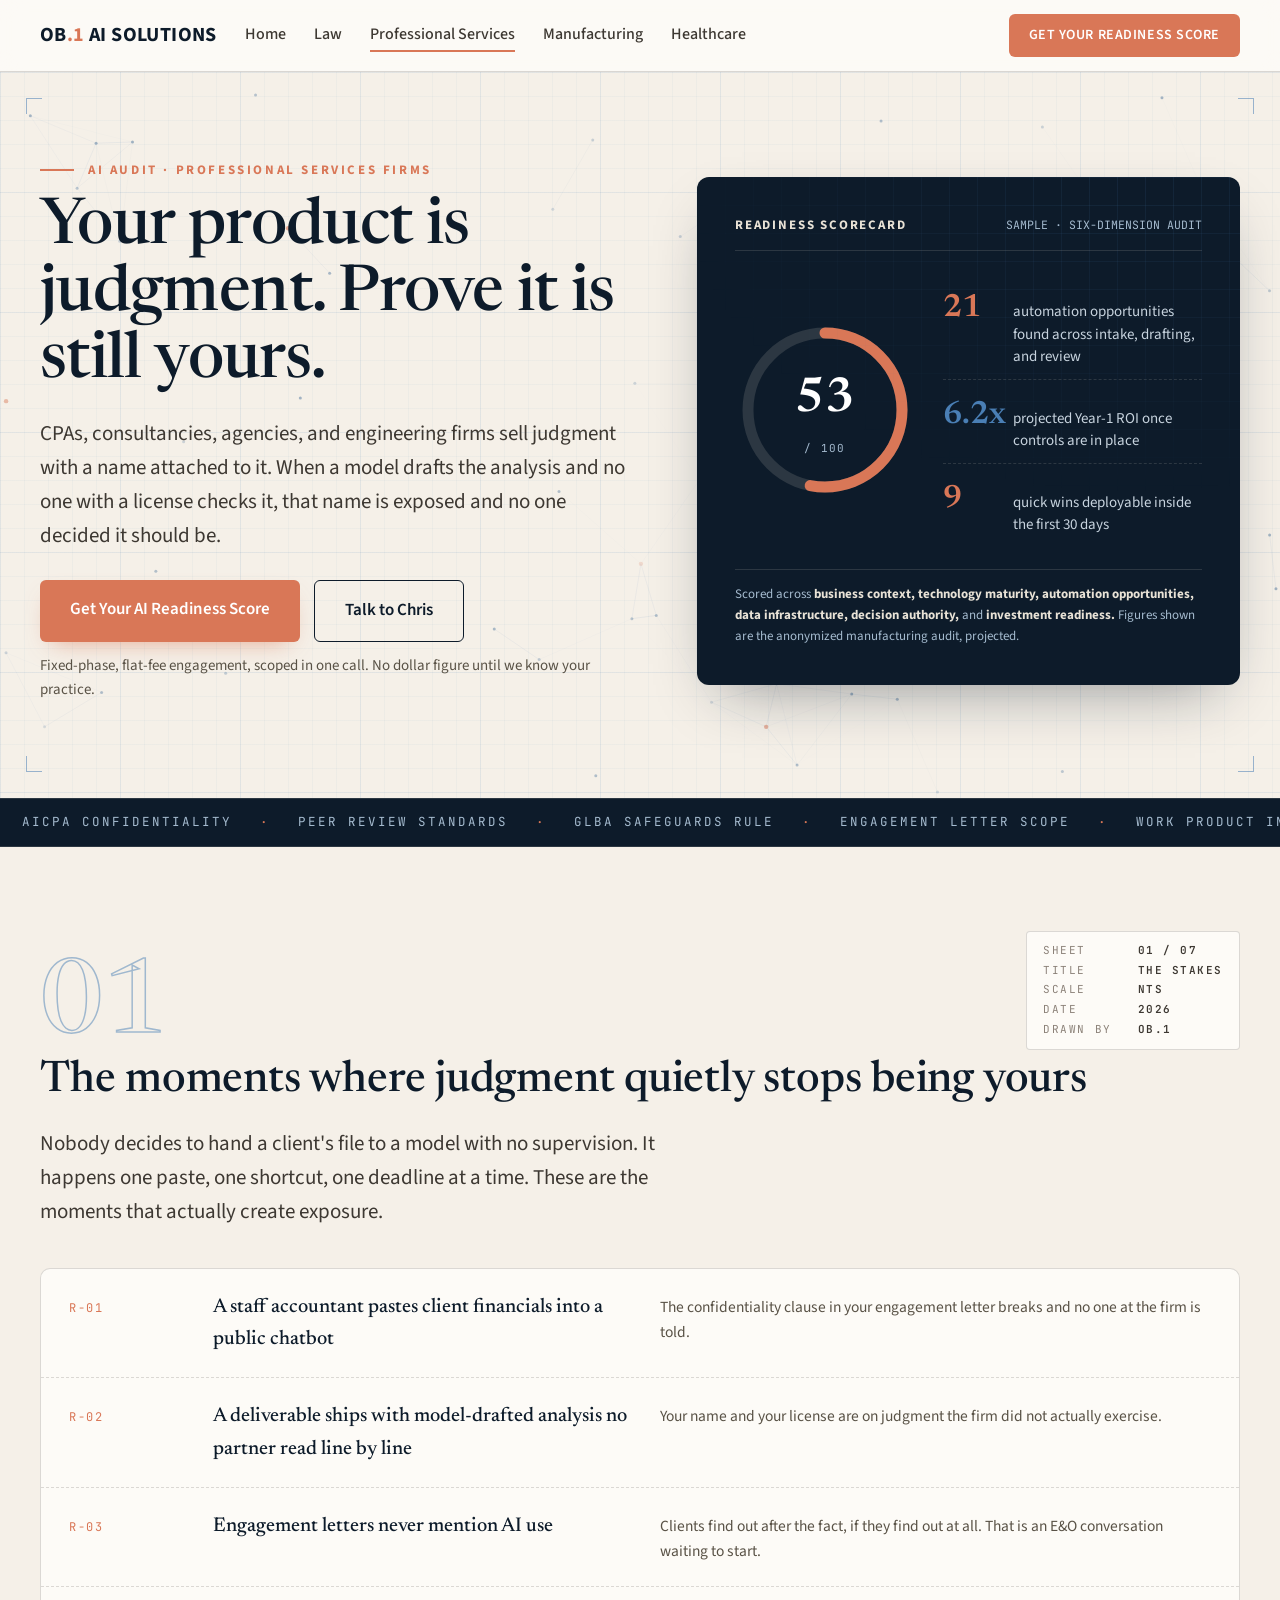
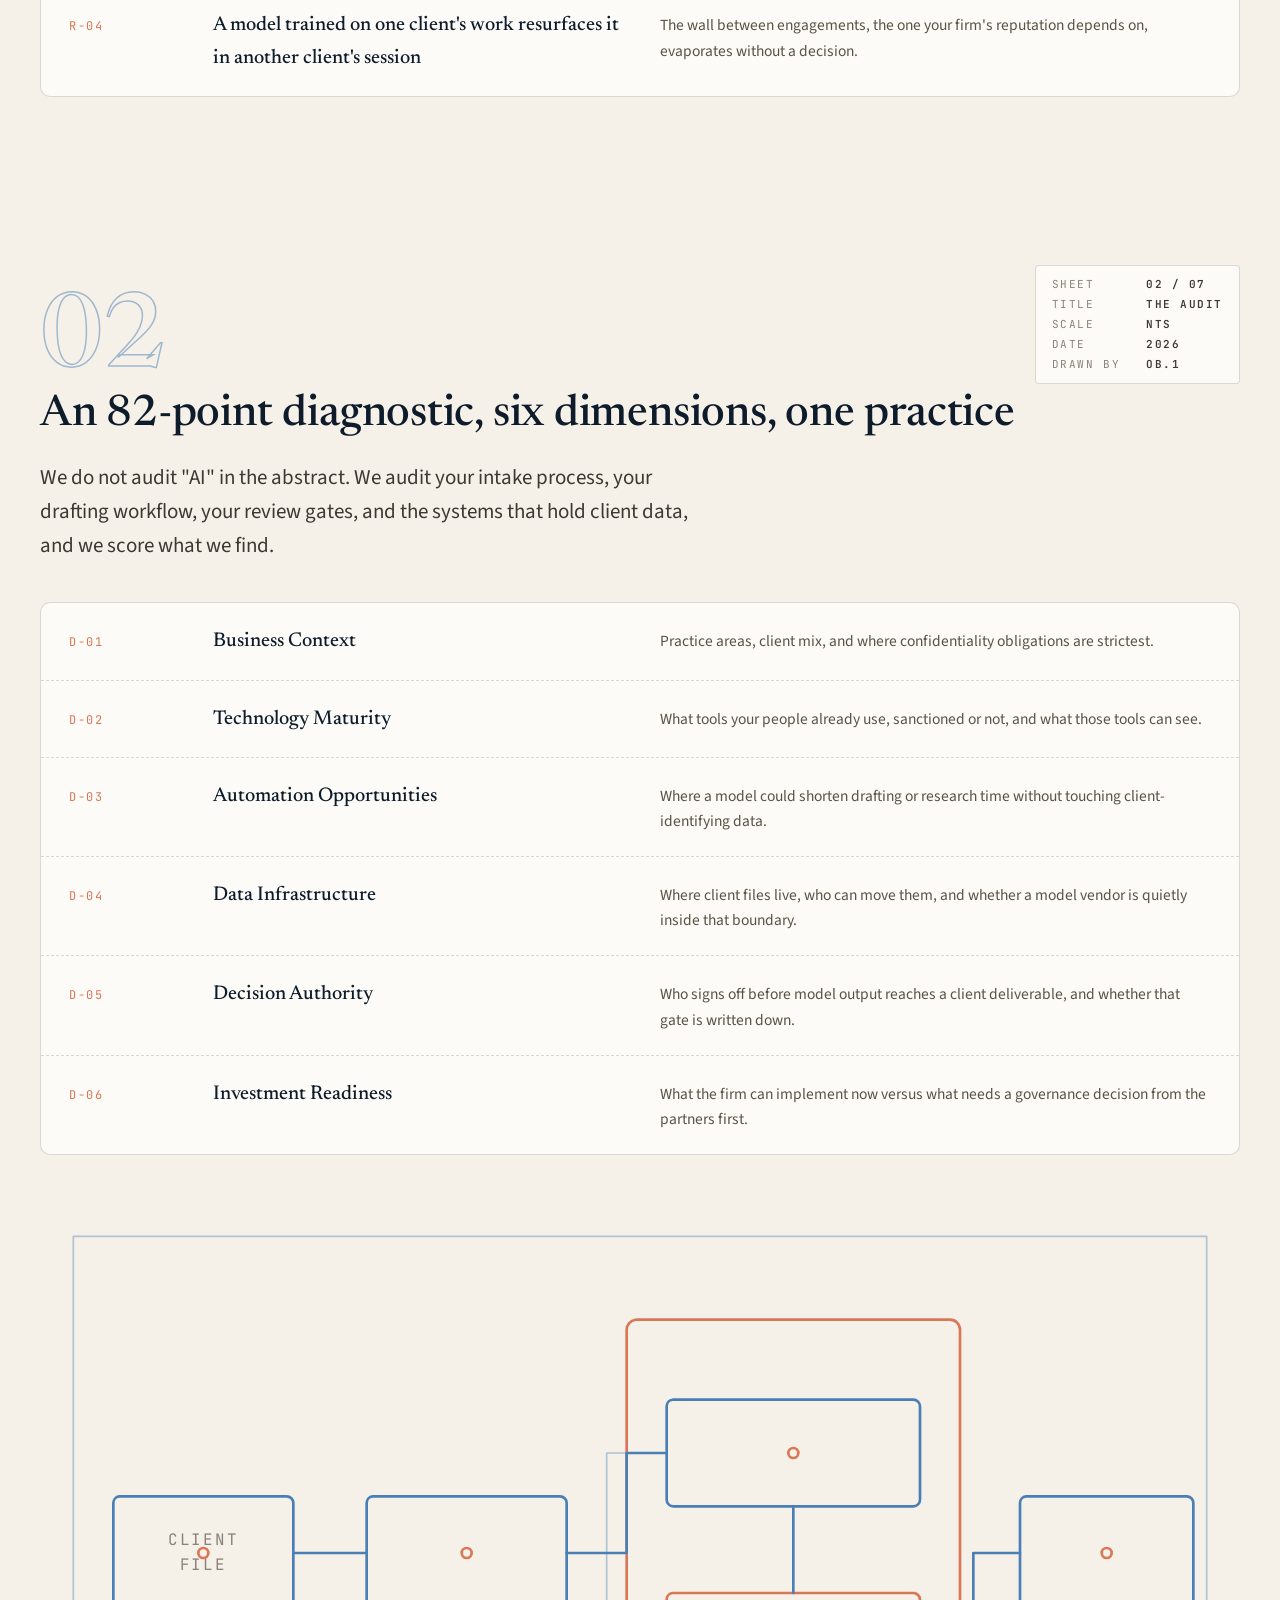
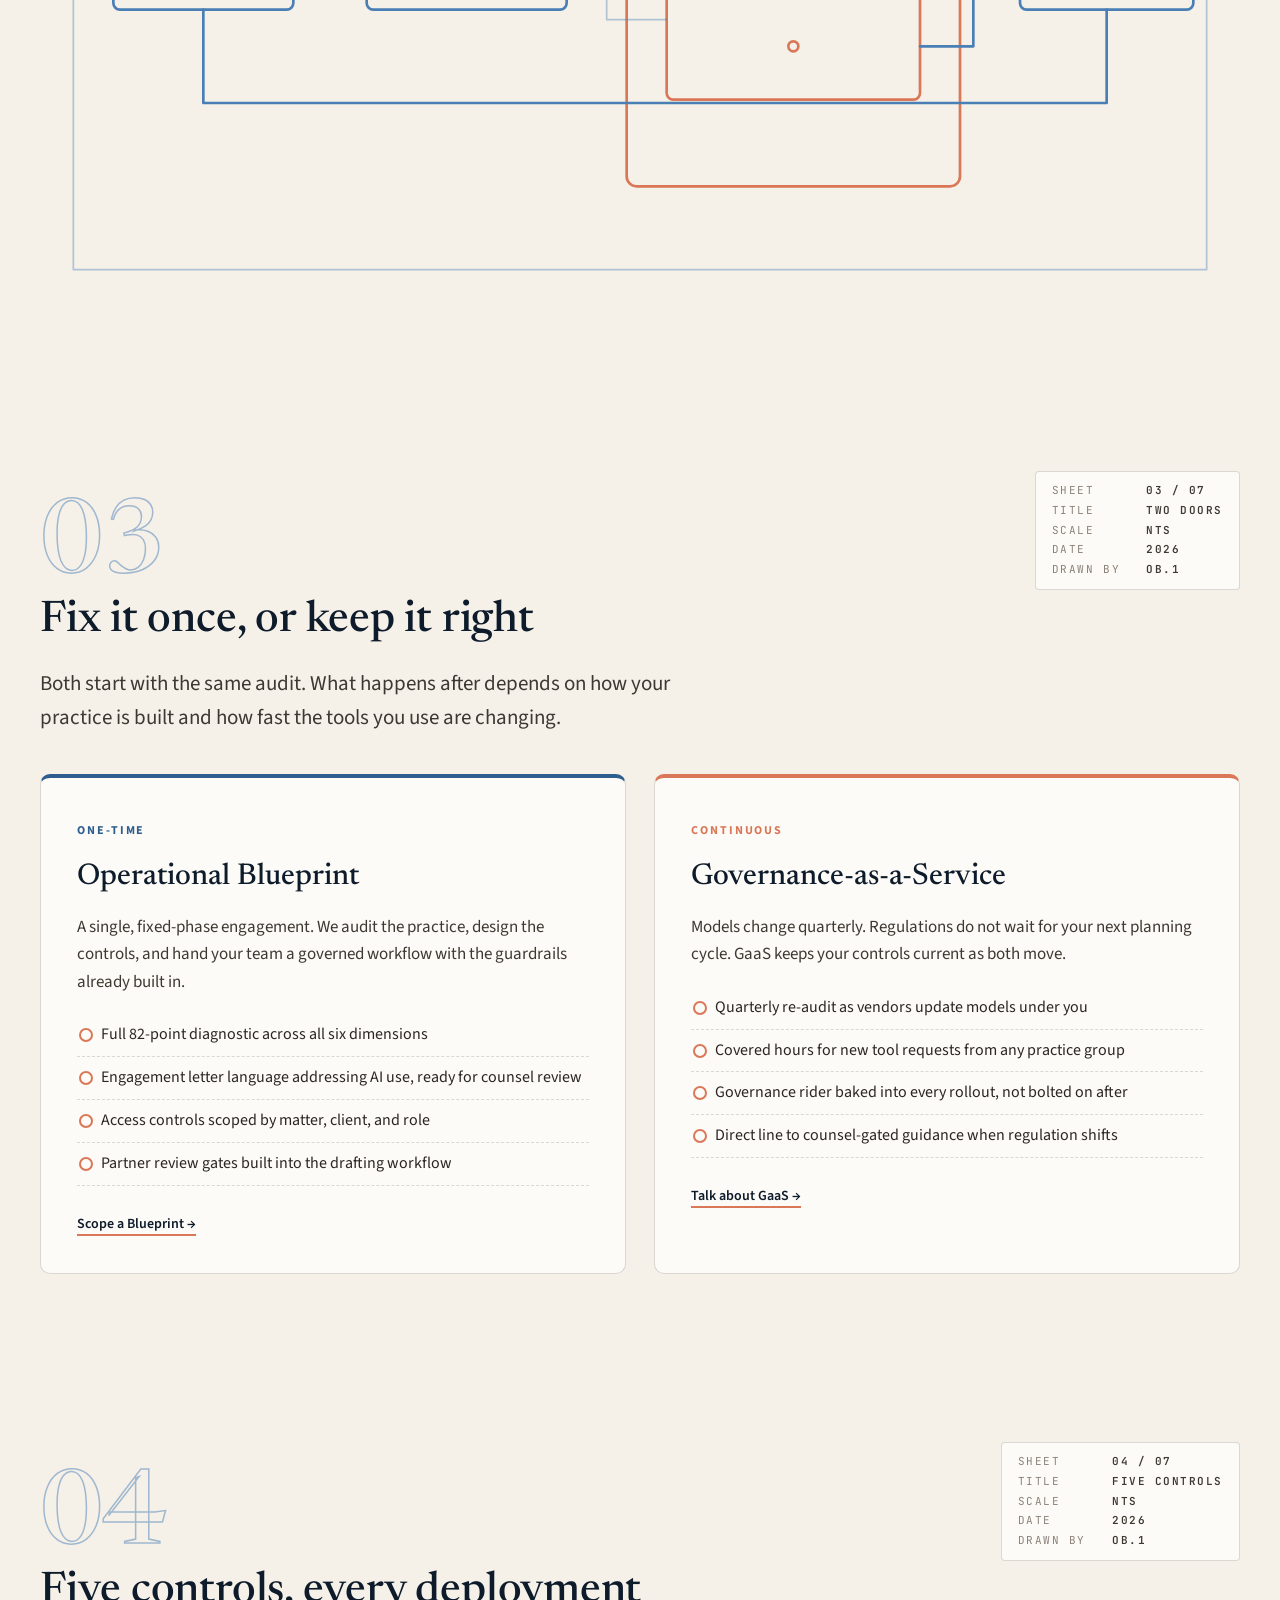
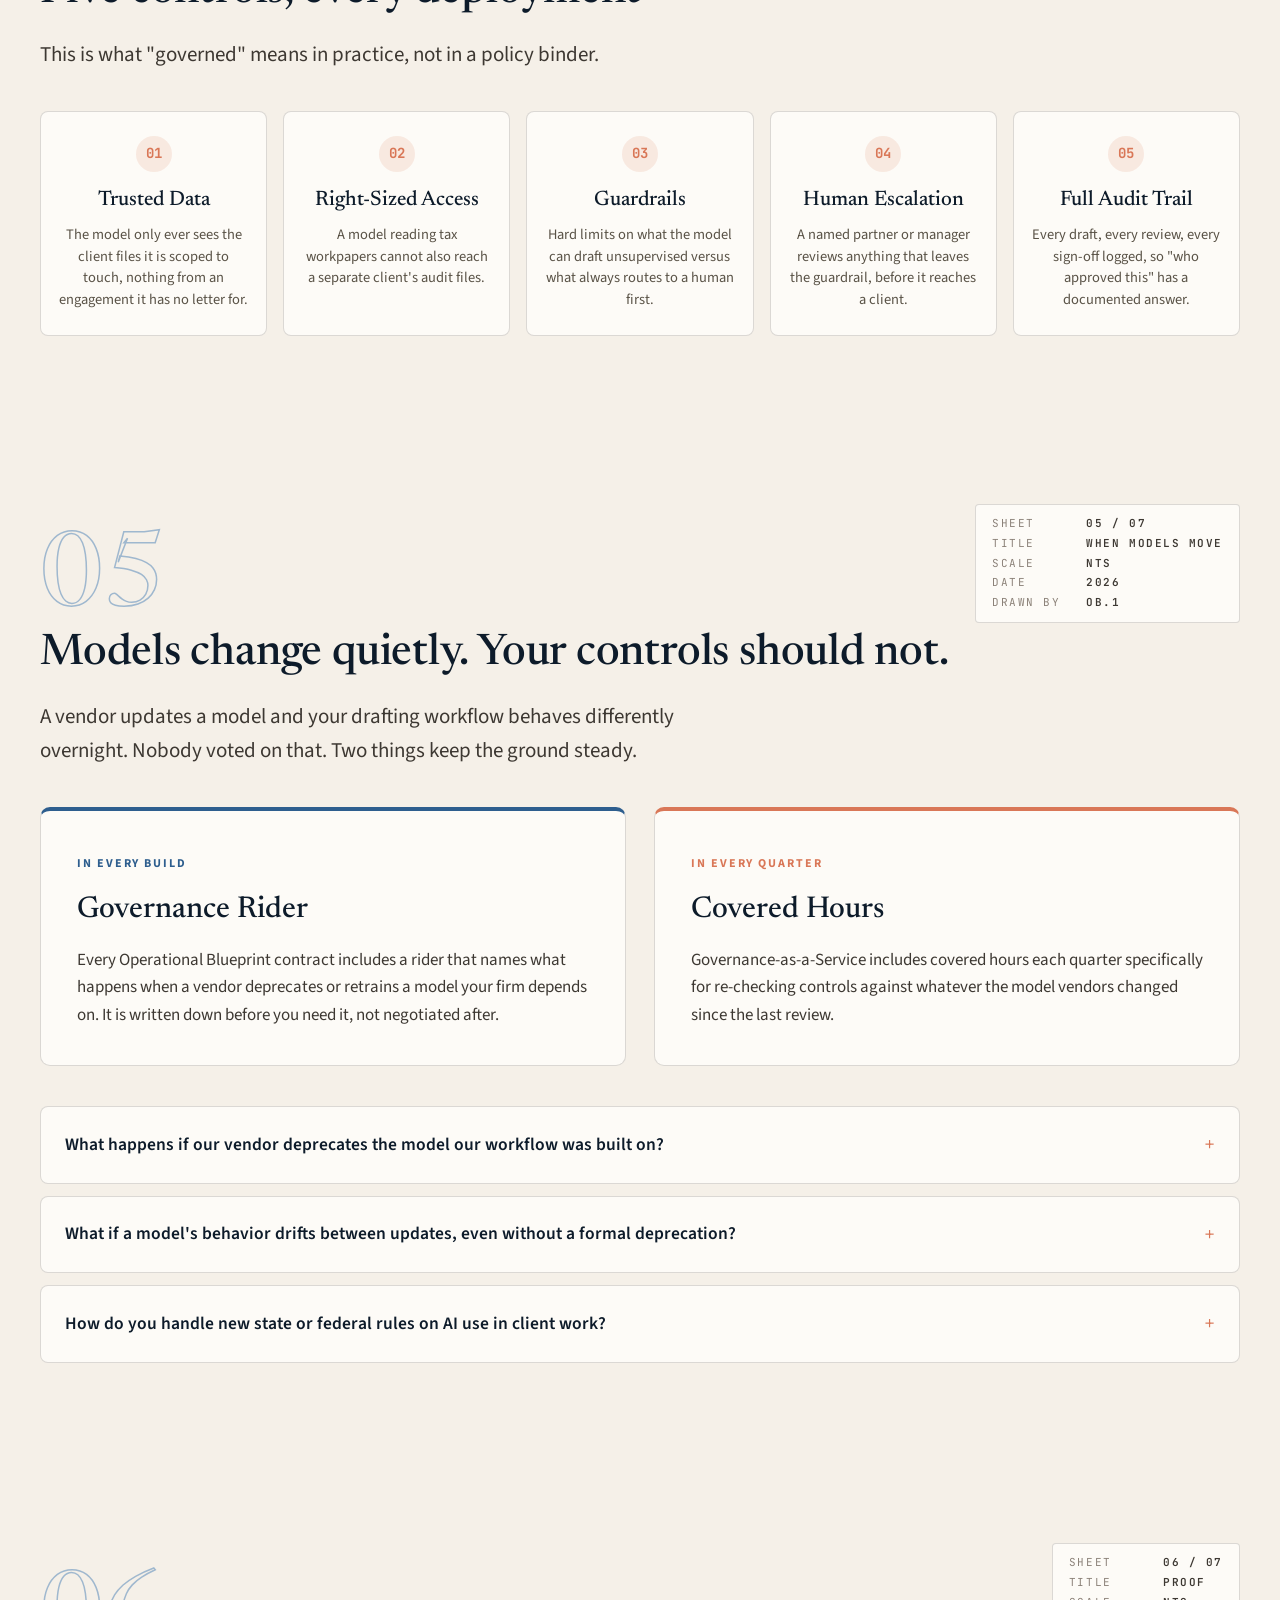
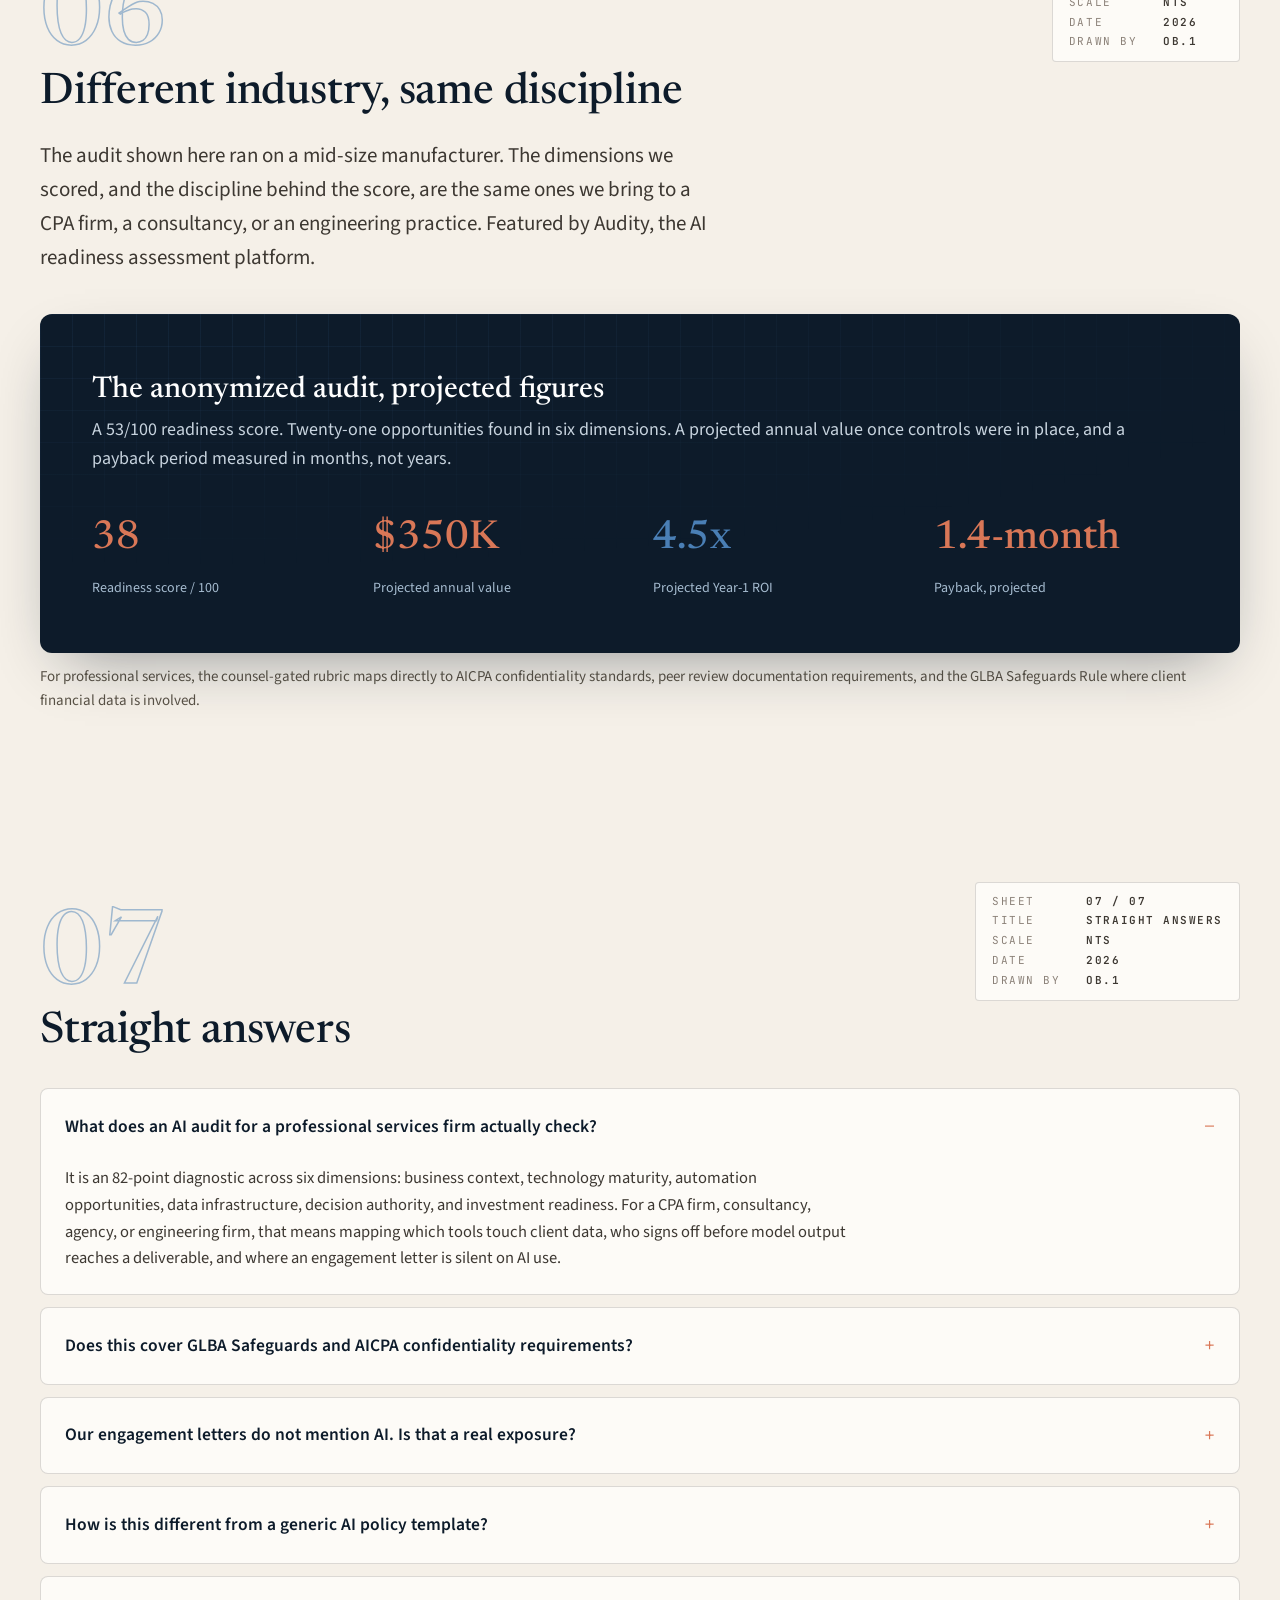
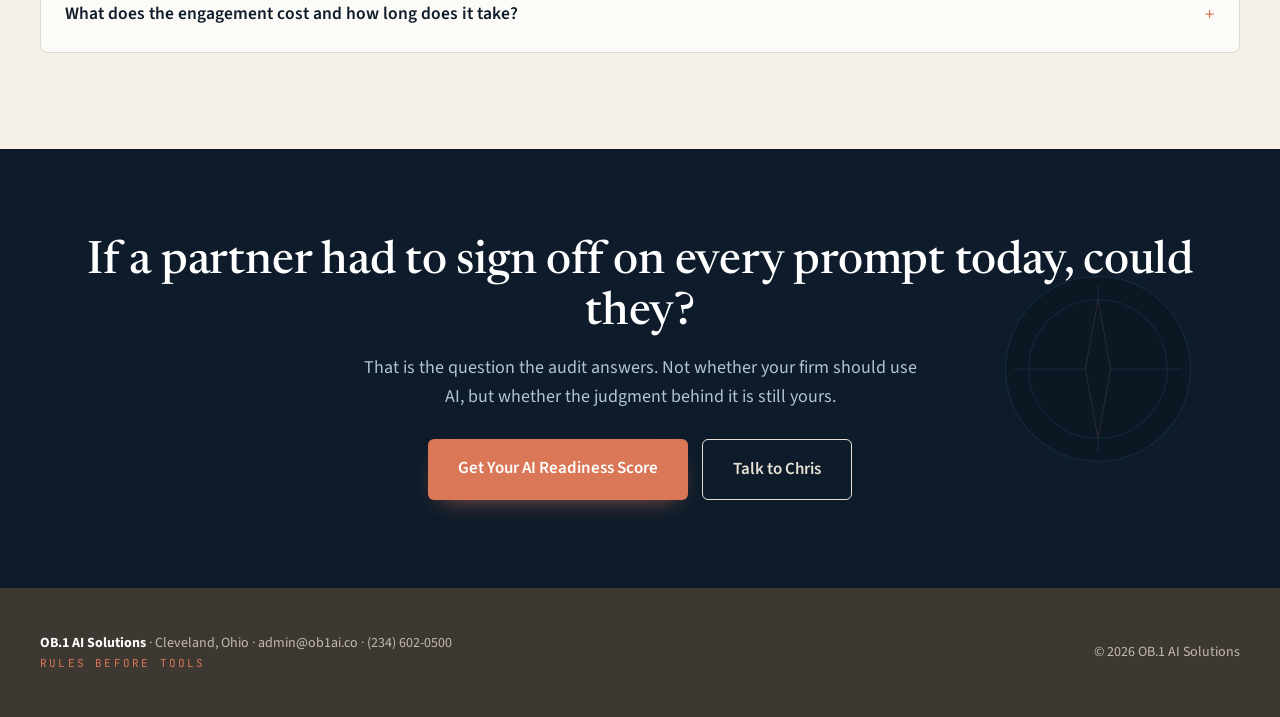
<file: site/professional-services.html>
<!DOCTYPE html>
<html lang="en">
<head>
<meta charset="UTF-8">
<meta name="viewport" content="width=device-width, initial-scale=1.0">
<title>AI Audit for Professional Services | OB.1 AI Solutions · Rules Before Tools</title>
<meta name="description" content="AI audit for professional services firms: CPAs, consultancies, agencies, engineering firms. A diagnostic that builds AI governance for client confidentiality.">
<link rel="icon" href="data:image/svg+xml,%3Csvg xmlns=%27http://www.w3.org/2000/svg%27 viewBox=%270 0 64 64%27%3E%3Crect width=%2764%27 height=%2764%27 rx=%2712%27 fill=%27%230D1B2A%27/%3E%3Ctext x=%2732%27 y=%2746%27 font-family=%27Georgia,serif%27 font-size=%2736%27 font-style=%27italic%27 fill=%27%23D97757%27 text-anchor=%27middle%27%3E.1%3C/text%3E%3C/svg%3E">
<link rel="canonical" href="https://ob1ai.co/professional-services">

<meta property="og:type" content="website">
<meta property="og:title" content="AI Audit for Professional Services Firms | OB.1 AI Solutions">
<meta property="og:description" content="A 6-dimension AI governance diagnostic for CPAs, consultancies, agencies, and engineering firms. Protect client confidentiality and the work product your name is on.">
<meta property="og:url" content="https://ob1ai.co/professional-services">
<meta property="og:site_name" content="OB.1 AI Solutions">
<meta name="twitter:card" content="summary">
<meta name="twitter:title" content="AI Audit for Professional Services Firms | OB.1 AI Solutions">
<meta name="twitter:description" content="A 6-dimension AI governance diagnostic for CPAs, consultancies, agencies, and engineering firms. Protect client confidentiality and the work product your name is on.">

<link rel="preconnect" href="https://fonts.googleapis.com">
<link rel="preconnect" href="https://fonts.gstatic.com" crossorigin>
<link href="https://fonts.googleapis.com/css2?family=Source+Sans+3:wght@400;500;600;700&family=Newsreader:ital,opsz,wght@0,6..72,400;0,6..72,500;0,6..72,600;1,6..72,400&family=JetBrains+Mono:wght@400;500&display=swap" rel="stylesheet">
<link rel="stylesheet" href="css/ob1.css">
<noscript><style>.reveal{opacity:1;transform:none}</style></noscript>

<script type="application/ld+json">
{
  "@context": "https://schema.org",
  "@type": "ProfessionalService",
  "name": "OB.1 AI Solutions",
  "description": "AI governance audits and implementation for professional services firms: CPAs, consultancies, agencies, and engineering firms.",
  "url": "https://ob1ai.co/professional-services",
  "email": "admin@ob1ai.co",
  "telephone": "+1-234-602-0500",
  "address": {
    "@type": "PostalAddress",
    "addressLocality": "Cleveland",
    "addressRegion": "OH",
    "addressCountry": "US"
  },
  "areaServed": ["Ohio", "United States"],
  "slogan": "Rules Before Tools"
}
</script>
<script type="application/ld+json">
{
  "@context": "https://schema.org",
  "@type": "FAQPage",
  "mainEntity": [
    {
      "@type": "Question",
      "name": "What does an AI audit for a professional services firm actually check?",
      "acceptedAnswer": {
        "@type": "Answer",
        "text": "It is an 82-point diagnostic across six dimensions: business context, technology maturity, automation opportunities, data infrastructure, decision authority, and investment readiness. For a CPA firm, consultancy, agency, or engineering firm, that means mapping which tools touch client data, who signs off before model output reaches a deliverable, and where an engagement letter is silent on AI use."
      }
    },
    {
      "@type": "Question",
      "name": "Does this cover GLBA Safeguards and AICPA confidentiality requirements?",
      "acceptedAnswer": {
        "@type": "Answer",
        "text": "Yes. The audit maps AI touchpoints against the AICPA Code of Professional Conduct confidentiality rule, peer review documentation standards, and the GLBA Safeguards Rule where client financial data is in scope. You get a rubric your counsel can review, not a generic checklist."
      }
    },
    {
      "@type": "Question",
      "name": "Our engagement letters do not mention AI. Is that a real exposure?",
      "acceptedAnswer": {
        "@type": "Answer",
        "text": "Yes. If a letter is silent on AI use and a model touches client data or drafts part of the work product, the client learns about it after the fact if at all. That is an E&O conversation waiting to happen. The audit flags every engagement type where this gap exists."
      }
    },
    {
      "@type": "Question",
      "name": "How is this different from a generic AI policy template?",
      "acceptedAnswer": {
        "@type": "Answer",
        "text": "A template tells staff what not to do. The audit tells you where your actual exposure sits: which tools your people already use, which client data can reach them, and which deliverables carry model-drafted content nobody with a license reviewed. Then it builds controls around those specific gaps."
      }
    },
    {
      "@type": "Question",
      "name": "What does the engagement cost and how long does it take?",
      "acceptedAnswer": {
        "@type": "Answer",
        "text": "It is a fixed-phase, flat-fee engagement, scoped in one call once we understand your practice areas and headcount. No hourly surprises. Timelines and next steps come out of that first conversation."
      }
    },
    {
      "@type": "Question",
      "name": "What happens if our vendor deprecates the model our workflow was built on?",
      "acceptedAnswer": {
        "@type": "Answer",
        "text": "Your governance rider or covered hours (whichever applies) trigger a re-audit of that workflow before the deprecation date. We re-scope the controls against the replacement model rather than letting staff quietly adapt on their own."
      }
    },
    {
      "@type": "Question",
      "name": "What if a model's behavior drifts between updates, even without a formal deprecation?",
      "acceptedAnswer": {
        "@type": "Answer",
        "text": "Drift shows up first in the review gate, drafts that used to pass clean start needing more correction. That is a signal we build into the audit trail, not something staff are left to notice on their own and quietly work around."
      }
    },
    {
      "@type": "Question",
      "name": "How do you handle new state or federal rules on AI use in client work?",
      "acceptedAnswer": {
        "@type": "Answer",
        "text": "New regulation gets mapped against your existing controls under GaaS, and flagged to counsel for review before it becomes a compliance gap instead of a planning item."
      }
    }
  ]
}
</script>
</head>
<body>

<nav class="ob1">
  <div class="wrap">
    <a href="/" class="logo">OB<span>.1</span> AI SOLUTIONS</a>
    <a class="nl" href="/">Home</a>
    <a href="/law" class="nl">Law</a>
    <a href="/professional-services" class="nl" aria-current="page">Professional Services</a>
    <a href="/manufacturing" class="nl">Manufacturing</a>
    <a href="/healthcare" class="nl">Healthcare</a>
    <a href="https://ob1ai.co/services" class="cta">GET YOUR READINESS SCORE</a>
  </div>
</nav>

<header class="hero grid-bg" id="top">
  <canvas class="hero-canvas" data-density="1"></canvas>
  <div class="cropmarks" aria-hidden="true"><i></i><i></i><i></i><i></i></div>
  <div class="wrap">
    <div class="reveal">
      <p class="eyebrow">AI Audit · Professional Services Firms</p>
      <h1>Your product is judgment. Prove it is still yours.</h1>
      <p class="lede">CPAs, consultancies, agencies, and engineering firms sell judgment with a name attached to it. When a model drafts the analysis and no one with a license checks it, that name is exposed and no one decided it should be.</p>
      <div class="btn-row">
        <a href="https://ob1ai.co/services" class="btn btn-primary">Get Your AI Readiness Score</a>
        <a href="mailto:chris@ob1ai.co" class="btn btn-ghost">Talk to Chris</a>
      </div>
      <p class="micro">Fixed-phase, flat-fee engagement, scoped in one call. No dollar figure until we know your practice.</p>
    </div>
    <div class="tilt-wrap reveal d2">
      <div class="scorecard tilt">
        <div class="tilt-inner-pop">
          <div class="sc-head">
            <b>Readiness Scorecard</b>
            <span>SAMPLE · SIX-DIMENSION AUDIT</span>
          </div>
          <div class="dial-row">
            <div class="dial">
              <svg viewBox="0 0 180 180" aria-hidden="true">
                <circle cx="90" cy="90" r="77" fill="none" stroke="rgba(232,226,214,.14)" stroke-width="11"></circle>
                <circle class="dial-arc" cx="90" cy="90" r="77" fill="none" stroke="#D97757" stroke-width="11" stroke-linecap="round" data-score="53"></circle>
              </svg>
              <div class="num">
                <b>53</b>
                <i>/ 100</i>
              </div>
            </div>
            <div class="findings">
              <div class="finding">
                <b data-count="21">21</b>
                <span>automation opportunities found across intake, drafting, and review</span>
              </div>
              <div class="finding blue">
                <b data-count="6.2" data-decimals="1" data-suffix="x">6.2x</b>
                <span>projected Year-1 ROI once controls are in place</span>
              </div>
              <div class="finding">
                <b data-count="9">9</b>
                <span>quick wins deployable inside the first 30 days</span>
              </div>
            </div>
          </div>
          <p class="sc-foot">Scored across <b>business context, technology maturity, automation opportunities, data infrastructure, decision authority,</b> and <b>investment readiness.</b> Figures shown are the anonymized manufacturing audit, projected.</p>
        </div>
      </div>
    </div>
  </div>
</header>

<div class="ticker">
  <div class="ticker-track">
    <div class="ticker-seq">
      <span>AICPA CONFIDENTIALITY</span><em>·</em>
      <span>PEER REVIEW STANDARDS</span><em>·</em>
      <span>GLBA SAFEGUARDS RULE</span><em>·</em>
      <span>ENGAGEMENT LETTER SCOPE</span><em>·</em>
      <span>WORK PRODUCT INTEGRITY</span><em>·</em>
      <span>E&amp;O EXPOSURE</span><em>·</em>
      <span>CLIENT DATA BOUNDARY</span><em>·</em>
    </div>
    <div class="ticker-seq">
      <span>AICPA CONFIDENTIALITY</span><em>·</em>
      <span>PEER REVIEW STANDARDS</span><em>·</em>
      <span>GLBA SAFEGUARDS RULE</span><em>·</em>
      <span>ENGAGEMENT LETTER SCOPE</span><em>·</em>
      <span>WORK PRODUCT INTEGRITY</span><em>·</em>
      <span>E&amp;O EXPOSURE</span><em>·</em>
      <span>CLIENT DATA BOUNDARY</span><em>·</em>
    </div>
  </div>
</div>

<main>

<section id="s1">
  <div class="wrap">
    <div class="sheet-head reveal">
      <div>
        <span class="sheet-no">01</span>
      </div>
      <div class="titleblock">
        <span>SHEET</span><b>01 / 07</b>
        <span>TITLE</span><b>THE STAKES</b>
        <span>SCALE</span><b>NTS</b>
        <span>DATE</span><b>2026</b>
        <span>DRAWN BY</span><b>OB.1</b>
      </div>
    </div>
    <h2 class="reveal">The moments where judgment quietly stops being yours</h2>
    <p class="lede reveal">Nobody decides to hand a client's file to a model with no supervision. It happens one paste, one shortcut, one deadline at a time. These are the moments that actually create exposure.</p>
    <div class="ledger reveal d2">
      <div class="ledger-row">
        <span class="no">R-01</span>
        <b>A staff accountant pastes client financials into a public chatbot</b>
        <span>The confidentiality clause in your engagement letter breaks and no one at the firm is told.</span>
      </div>
      <div class="ledger-row">
        <span class="no">R-02</span>
        <b>A deliverable ships with model-drafted analysis no partner read line by line</b>
        <span>Your name and your license are on judgment the firm did not actually exercise.</span>
      </div>
      <div class="ledger-row">
        <span class="no">R-03</span>
        <b>Engagement letters never mention AI use</b>
        <span>Clients find out after the fact, if they find out at all. That is an E&amp;O conversation waiting to start.</span>
      </div>
      <div class="ledger-row">
        <span class="no">R-04</span>
        <b>A model trained on one client's work resurfaces it in another client's session</b>
        <span>The wall between engagements, the one your firm's reputation depends on, evaporates without a decision.</span>
      </div>
    </div>
  </div>
</section>

<section id="s2">
  <div class="wrap">
    <div class="sheet-head reveal">
      <div>
        <span class="sheet-no">02</span>
      </div>
      <div class="titleblock">
        <span>SHEET</span><b>02 / 07</b>
        <span>TITLE</span><b>THE AUDIT</b>
        <span>SCALE</span><b>NTS</b>
        <span>DATE</span><b>2026</b>
        <span>DRAWN BY</span><b>OB.1</b>
      </div>
    </div>
    <h2 class="reveal">An 82-point diagnostic, six dimensions, one practice</h2>
    <p class="lede reveal">We do not audit "AI" in the abstract. We audit your intake process, your drafting workflow, your review gates, and the systems that hold client data, and we score what we find.</p>

    <div class="ledger reveal d2">
      <div class="ledger-row">
        <span class="no">D-01</span>
        <b>Business Context</b>
        <span>Practice areas, client mix, and where confidentiality obligations are strictest.</span>
      </div>
      <div class="ledger-row">
        <span class="no">D-02</span>
        <b>Technology Maturity</b>
        <span>What tools your people already use, sanctioned or not, and what those tools can see.</span>
      </div>
      <div class="ledger-row">
        <span class="no">D-03</span>
        <b>Automation Opportunities</b>
        <span>Where a model could shorten drafting or research time without touching client-identifying data.</span>
      </div>
      <div class="ledger-row">
        <span class="no">D-04</span>
        <b>Data Infrastructure</b>
        <span>Where client files live, who can move them, and whether a model vendor is quietly inside that boundary.</span>
      </div>
      <div class="ledger-row">
        <span class="no">D-05</span>
        <b>Decision Authority</b>
        <span>Who signs off before model output reaches a client deliverable, and whether that gate is written down.</span>
      </div>
      <div class="ledger-row">
        <span class="no">D-06</span>
        <b>Investment Readiness</b>
        <span>What the firm can implement now versus what needs a governance decision from the partners first.</span>
      </div>
    </div>

    <div class="schematic reveal d3" style="margin-top:48px">
      <svg viewBox="0 0 720 420" role="img" aria-label="Schematic of an engagement workflow showing client data moving through intake, an AI-assisted drafting zone bounded by an E and O boundary, a partner review gate, and final work product delivery.">
        <!-- outer frame -->
        <rect class="draw faint" x="20" y="20" width="680" height="380"></rect>

        <!-- client node -->
        <rect class="draw" x="44" y="176" width="108" height="68" rx="4"></rect>
        <text x="98" y="205" text-anchor="middle">CLIENT</text>
        <text x="98" y="220" text-anchor="middle">FILE</text>

        <!-- engagement letter node -->
        <rect class="draw" x="196" y="176" width="120" height="68" rx="4"></rect>
        <text x="256" y="205" text-anchor="middle">ENGAGEMENT</text>
        <text x="256" y="220" text-anchor="middle">LETTER</text>

        <!-- connector client -> letter -->
        <path class="draw" d="M152 210 L196 210"></path>

        <!-- E and O boundary, dashed box around AI drafting zone -->
        <rect class="draw o" x="352" y="70" width="200" height="280" rx="6" stroke-dasharray="6 6"></rect>
        <text x="452" y="58" text-anchor="middle" class="lbl-o">E&amp;O BOUNDARY</text>

        <!-- AI drafting node inside boundary -->
        <rect class="draw" x="376" y="118" width="152" height="64" rx="4"></rect>
        <text x="452" y="146" text-anchor="middle">MODEL-ASSISTED</text>
        <text x="452" y="161" text-anchor="middle">DRAFTING</text>

        <!-- connector letter -> drafting -->
        <path class="draw" d="M316 210 L352 210 L352 150 L376 150"></path>

        <!-- review gate node inside boundary -->
        <rect class="draw o" x="376" y="234" width="152" height="64" rx="4"></rect>
        <text x="452" y="262" text-anchor="middle" class="lbl-o">REVIEW GATE</text>
        <text x="452" y="277" text-anchor="middle" class="lbl-o">PARTNER SIGN-OFF</text>

        <!-- connector drafting -> review gate -->
        <path class="draw" d="M452 182 L452 234"></path>

        <!-- work product node, outside boundary -->
        <rect class="draw" x="588" y="176" width="104" height="68" rx="4"></rect>
        <text x="640" y="203" text-anchor="middle">WORK</text>
        <text x="640" y="218" text-anchor="middle">PRODUCT</text>

        <!-- connector review gate -> work product, exits boundary -->
        <path class="draw" d="M528 266 L560 266 L560 210 L588 210"></path>

        <!-- escalation path, review gate loops back to drafting on fail -->
        <path class="draw faint" d="M376 250 L340 250 L340 150 L376 150" stroke-dasharray="3 5"></path>
        <text x="298" y="146" text-anchor="middle">REVISE</text>

        <!-- delivery arrow bottom -->
        <path class="draw" d="M640 244 L640 300 L98 300 L98 244" stroke-dasharray="4 4"></path>
        <text x="369" y="316" text-anchor="middle">DELIVERY TO CLIENT, LOGGED</text>

        <!-- audit trail marks -->
        <circle class="draw o" cx="98" cy="210" r="3"></circle>
        <circle class="draw o" cx="256" cy="210" r="3"></circle>
        <circle class="draw o" cx="452" cy="150" r="3"></circle>
        <circle class="draw o" cx="452" cy="266" r="3"></circle>
        <circle class="draw o" cx="640" cy="210" r="3"></circle>
      </svg>
    </div>
  </div>
</section>

<section id="s3">
  <div class="wrap">
    <div class="sheet-head reveal">
      <div>
        <span class="sheet-no">03</span>
      </div>
      <div class="titleblock">
        <span>SHEET</span><b>03 / 07</b>
        <span>TITLE</span><b>TWO DOORS</b>
        <span>SCALE</span><b>NTS</b>
        <span>DATE</span><b>2026</b>
        <span>DRAWN BY</span><b>OB.1</b>
      </div>
    </div>
    <h2 class="reveal">Fix it once, or keep it right</h2>
    <p class="lede reveal">Both start with the same audit. What happens after depends on how your practice is built and how fast the tools you use are changing.</p>
    <div class="doors">
      <div class="door reveal">
        <span class="tag">One-Time</span>
        <h3>Operational Blueprint</h3>
        <p>A single, fixed-phase engagement. We audit the practice, design the controls, and hand your team a governed workflow with the guardrails already built in.</p>
        <ul>
          <li>Full 82-point diagnostic across all six dimensions</li>
          <li>Engagement letter language addressing AI use, ready for counsel review</li>
          <li>Access controls scoped by matter, client, and role</li>
          <li>Partner review gates built into the drafting workflow</li>
        </ul>
        <a href="mailto:chris@ob1ai.co" class="more">Scope a Blueprint &rarr;</a>
      </div>
      <div class="door gaas reveal d2">
        <span class="tag">Continuous</span>
        <h3>Governance-as-a-Service</h3>
        <p>Models change quarterly. Regulations do not wait for your next planning cycle. GaaS keeps your controls current as both move.</p>
        <ul>
          <li>Quarterly re-audit as vendors update models under you</li>
          <li>Covered hours for new tool requests from any practice group</li>
          <li>Governance rider baked into every rollout, not bolted on after</li>
          <li>Direct line to counsel-gated guidance when regulation shifts</li>
        </ul>
        <a href="mailto:chris@ob1ai.co" class="more">Talk about GaaS &rarr;</a>
      </div>
    </div>
  </div>
</section>

<section id="s4">
  <div class="wrap">
    <div class="sheet-head reveal">
      <div>
        <span class="sheet-no">04</span>
      </div>
      <div class="titleblock">
        <span>SHEET</span><b>04 / 07</b>
        <span>TITLE</span><b>FIVE CONTROLS</b>
        <span>SCALE</span><b>NTS</b>
        <span>DATE</span><b>2026</b>
        <span>DRAWN BY</span><b>OB.1</b>
      </div>
    </div>
    <h2 class="reveal">Five controls, every deployment</h2>
    <p class="lede reveal">This is what "governed" means in practice, not in a policy binder.</p>
    <div class="controls">
      <div class="control reveal">
        <span class="dot">01</span>
        <b>Trusted Data</b>
        <span>The model only ever sees the client files it is scoped to touch, nothing from an engagement it has no letter for.</span>
      </div>
      <div class="control reveal d2">
        <span class="dot">02</span>
        <b>Right-Sized Access</b>
        <span>A model reading tax workpapers cannot also reach a separate client's audit files.</span>
      </div>
      <div class="control reveal d3">
        <span class="dot">03</span>
        <b>Guardrails</b>
        <span>Hard limits on what the model can draft unsupervised versus what always routes to a human first.</span>
      </div>
      <div class="control reveal d4">
        <span class="dot">04</span>
        <b>Human Escalation</b>
        <span>A named partner or manager reviews anything that leaves the guardrail, before it reaches a client.</span>
      </div>
      <div class="control reveal d5">
        <span class="dot">05</span>
        <b>Full Audit Trail</b>
        <span>Every draft, every review, every sign-off logged, so "who approved this" has a documented answer.</span>
      </div>
    </div>
  </div>
</section>

<section id="s5">
  <div class="wrap">
    <div class="sheet-head reveal">
      <div>
        <span class="sheet-no">05</span>
      </div>
      <div class="titleblock">
        <span>SHEET</span><b>05 / 07</b>
        <span>TITLE</span><b>WHEN MODELS MOVE</b>
        <span>SCALE</span><b>NTS</b>
        <span>DATE</span><b>2026</b>
        <span>DRAWN BY</span><b>OB.1</b>
      </div>
    </div>
    <h2 class="reveal">Models change quietly. Your controls should not.</h2>
    <p class="lede reveal">A vendor updates a model and your drafting workflow behaves differently overnight. Nobody voted on that. Two things keep the ground steady.</p>
    <div class="doors">
      <div class="door reveal">
        <span class="tag">In every build</span>
        <h3>Governance Rider</h3>
        <p>Every Operational Blueprint contract includes a rider that names what happens when a vendor deprecates or retrains a model your firm depends on. It is written down before you need it, not negotiated after.</p>
      </div>
      <div class="door gaas reveal d2">
        <span class="tag">In every quarter</span>
        <h3>Covered Hours</h3>
        <p>Governance-as-a-Service includes covered hours each quarter specifically for re-checking controls against whatever the model vendors changed since the last review.</p>
      </div>
    </div>

    <div style="margin-top:40px">
      <details class="faq reveal">
        <summary>What happens if our vendor deprecates the model our workflow was built on?</summary>
        <p>Your governance rider or covered hours (whichever applies) trigger a re-audit of that workflow before the deprecation date. We re-scope the controls against the replacement model rather than letting staff quietly adapt on their own.</p>
      </details>
      <details class="faq reveal d2">
        <summary>What if a model's behavior drifts between updates, even without a formal deprecation?</summary>
        <p>Drift shows up first in the review gate, drafts that used to pass clean start needing more correction. That is a signal we build into the audit trail, not something staff are left to notice on their own and quietly work around.</p>
      </details>
      <details class="faq reveal d3">
        <summary>How do you handle new state or federal rules on AI use in client work?</summary>
        <p>New regulation gets mapped against your existing controls under GaaS, and flagged to counsel for review before it becomes a compliance gap instead of a planning item.</p>
      </details>
    </div>
  </div>
</section>

<section id="s6">
  <div class="wrap">
    <div class="sheet-head reveal">
      <div>
        <span class="sheet-no">06</span>
      </div>
      <div class="titleblock">
        <span>SHEET</span><b>06 / 07</b>
        <span>TITLE</span><b>PROOF</b>
        <span>SCALE</span><b>NTS</b>
        <span>DATE</span><b>2026</b>
        <span>DRAWN BY</span><b>OB.1</b>
      </div>
    </div>
    <h2 class="reveal">Different industry, same discipline</h2>
    <p class="lede reveal">The audit shown here ran on a mid-size manufacturer. The dimensions we scored, and the discipline behind the score, are the same ones we bring to a CPA firm, a consultancy, or an engineering practice. Featured by Audity, the AI readiness assessment platform.</p>
    <div class="case-panel reveal d2">
      <div class="grid-veil" aria-hidden="true"></div>
      <h3>The anonymized audit, projected figures</h3>
      <p>A 53/100 readiness score. Twenty-one opportunities found in six dimensions. A projected annual value once controls were in place, and a payback period measured in months, not years.</p>
      <div class="case-stats">
        <div>
          <b data-count="53">53</b>
          <span>Readiness score / 100</span>
        </div>
        <div>
          <b data-count="487" data-prefix="$" data-suffix="K">$487K</b>
          <span>Projected annual value</span>
        </div>
        <div class="bl">
          <b data-count="6.2" data-decimals="1" data-suffix="x">6.2x</b>
          <span>Projected Year-1 ROI</span>
        </div>
        <div>
          <b data-count="1.9" data-decimals="1" data-suffix="-month">1.9-month</b>
          <span>Payback, projected</span>
        </div>
      </div>
    </div>
    <p class="micro reveal d3">For professional services, the counsel-gated rubric maps directly to AICPA confidentiality standards, peer review documentation requirements, and the GLBA Safeguards Rule where client financial data is involved.</p>
  </div>
</section>

<section id="s7">
  <div class="wrap">
    <div class="sheet-head reveal">
      <div>
        <span class="sheet-no">07</span>
      </div>
      <div class="titleblock">
        <span>SHEET</span><b>07 / 07</b>
        <span>TITLE</span><b>STRAIGHT ANSWERS</b>
        <span>SCALE</span><b>NTS</b>
        <span>DATE</span><b>2026</b>
        <span>DRAWN BY</span><b>OB.1</b>
      </div>
    </div>
    <h2 class="reveal">Straight answers</h2>
    <div style="margin-top:32px">
      <details class="faq reveal" open>
        <summary>What does an AI audit for a professional services firm actually check?</summary>
        <p>It is an 82-point diagnostic across six dimensions: business context, technology maturity, automation opportunities, data infrastructure, decision authority, and investment readiness. For a CPA firm, consultancy, agency, or engineering firm, that means mapping which tools touch client data, who signs off before model output reaches a deliverable, and where an engagement letter is silent on AI use.</p>
      </details>
      <details class="faq reveal d2">
        <summary>Does this cover GLBA Safeguards and AICPA confidentiality requirements?</summary>
        <p>Yes. The audit maps AI touchpoints against the AICPA Code of Professional Conduct confidentiality rule, peer review documentation standards, and the GLBA Safeguards Rule where client financial data is in scope. You get a rubric your counsel can review, not a generic checklist.</p>
      </details>
      <details class="faq reveal d3">
        <summary>Our engagement letters do not mention AI. Is that a real exposure?</summary>
        <p>Yes. If a letter is silent on AI use and a model touches client data or drafts part of the work product, the client learns about it after the fact if at all. That is an E&amp;O conversation waiting to happen. The audit flags every engagement type where this gap exists.</p>
      </details>
      <details class="faq reveal d4">
        <summary>How is this different from a generic AI policy template?</summary>
        <p>A template tells staff what not to do. The audit tells you where your actual exposure sits: which tools your people already use, which client data can reach them, and which deliverables carry model-drafted content nobody with a license reviewed. Then it builds controls around those specific gaps.</p>
      </details>
      <details class="faq reveal d5">
        <summary>What does the engagement cost and how long does it take?</summary>
        <p>It is a fixed-phase, flat-fee engagement, scoped in one call once we understand your practice areas and headcount. No hourly surprises. Timelines and next steps come out of that first conversation.</p>
      </details>
    </div>
  </div>
</section>

</main>

<section class="cta-band grid-bg on-dark">
  <svg class="compass" viewBox="0 0 200 200" aria-hidden="true">
    <circle class="draw" cx="100" cy="100" r="88" stroke="#4A7FB5"></circle>
    <circle class="draw faint" cx="100" cy="100" r="66" stroke="#4A7FB5"></circle>
    <path class="draw" d="M100 20 L100 180" stroke="#4A7FB5"></path>
    <path class="draw" d="M20 100 L180 100" stroke="#4A7FB5"></path>
    <path class="draw o" d="M100 34 L112 100 L100 166 L88 100 Z" stroke="#D97757"></path>
  </svg>
  <div class="wrap">
    <h2 class="reveal">If a partner had to sign off on every prompt today, could they?</h2>
    <p class="reveal d2">That is the question the audit answers. Not whether your firm should use AI, but whether the judgment behind it is still yours.</p>
    <div class="btn-row reveal d3">
      <a href="https://ob1ai.co/services" class="btn btn-primary">Get Your AI Readiness Score</a>
      <a href="mailto:chris@ob1ai.co" class="btn btn-ghost">Talk to Chris</a>
    </div>
  </div>
</section>

<footer class="ob1">
  <div class="wrap">
    <div>
      <b>OB.1 AI Solutions</b> · Cleveland, Ohio · <a href="mailto:admin@ob1ai.co">admin@ob1ai.co</a> · <a href="tel:+12346020500">(234) 602-0500</a>
      <div class="foot-tag">RULES BEFORE TOOLS</div>
    </div>
    <div>&copy; 2026 OB.1 AI Solutions</div>
  </div>
</footer>

<nav class="rail" aria-label="Section navigation">
  <a href="#s1" aria-label="The Stakes"></a>
  <a href="#s2" aria-label="The Audit"></a>
  <a href="#s3" aria-label="Two Doors"></a>
  <a href="#s4" aria-label="Five Controls"></a>
  <a href="#s5" aria-label="When Models Move"></a>
  <a href="#s6" aria-label="Proof"></a>
  <a href="#s7" aria-label="Straight Answers"></a>
</nav>

<script src="js/ob1.js" defer></script>
</body>
</html>
</file>
<file: site/css/ob1.css>
/* ==========================================================================
   OB.1 AI SOLUTIONS · Architectural Blueprint Design System · v1.0
   Vertical landing pages: Law · Professional Services · Manufacturing · Healthcare
   Canvas: parchment. Structure: blueprint navy. Accent: sunset orange (<=15%).
   Type: Newsreader (display serif) · Source Sans 3 (UI/body) · JetBrains Mono (drafting annotations)
   ========================================================================== */

:root{
  --parchment:#F5F0E8;
  --paper:#FDFBF7;
  --cream:#E8DFD0;
  --navy:#0D1B2A;
  --navy-2:#1B3A5C;
  --blue:#2E5E8E;
  --line:#4A7FB5;
  --orange:#D97757;
  --amber:#E09070;
  --charcoal:#3D3832;
  --stone:#8B8178;
  --ink:#2A2622;
  --hairline:rgba(61,56,50,.18);
  --hairline-d:rgba(232,226,214,.14);
  --t-on-navy:#E8E2D6;
  --t-on-navy-dim:#a5bbcf;
  --serif:'Newsreader',Georgia,serif;
  --sans:'Source Sans 3','Helvetica Neue',Arial,sans-serif;
  --mono:'JetBrains Mono','Fira Code',Consolas,monospace;
  --shadow-card:0 24px 60px -24px rgba(13,27,42,.45);
  --shadow-soft:0 2px 8px rgba(13,27,42,.12);
  --ease-out:cubic-bezier(.2,.7,.2,1);
  --maxw:1280px;
}

*{margin:0;padding:0;box-sizing:border-box}
html{scroll-behavior:smooth}
body{
  font-family:var(--sans);
  background:var(--parchment);
  color:var(--ink);
  line-height:1.62;
  font-size:18px;
  overflow-x:hidden;
  -webkit-font-smoothing:antialiased;
}
img,svg,canvas{max-width:100%;display:block}
a{color:inherit}
::selection{background:rgba(217,119,87,.28)}

.serif{font-family:var(--serif)}
.mono{font-family:var(--mono)}
.wrap{max-width:var(--maxw);margin:0 auto;padding:0 40px}

/* Blueprint grid canvases -------------------------------------------------- */
.grid-bg{
  background-image:
    linear-gradient(rgba(74,127,181,.07) 1px,transparent 1px),
    linear-gradient(90deg,rgba(74,127,181,.07) 1px,transparent 1px),
    linear-gradient(rgba(74,127,181,.045) 1px,transparent 1px),
    linear-gradient(90deg,rgba(74,127,181,.045) 1px,transparent 1px);
  background-size:120px 120px,120px 120px,24px 24px,24px 24px;
}
.dark .grid-bg,.grid-bg.dark{
  background-image:
    linear-gradient(rgba(74,127,181,.14) 1px,transparent 1px),
    linear-gradient(90deg,rgba(74,127,181,.14) 1px,transparent 1px),
    linear-gradient(rgba(74,127,181,.07) 1px,transparent 1px),
    linear-gradient(90deg,rgba(74,127,181,.07) 1px,transparent 1px);
  background-size:120px 120px,120px 120px,24px 24px,24px 24px;
}

/* Type scale --------------------------------------------------------------- */
.eyebrow{
  color:var(--orange);font-size:13px;font-weight:700;letter-spacing:.2em;
  text-transform:uppercase;margin-bottom:14px;display:flex;align-items:center;gap:14px;
}
.eyebrow::before{content:"";width:34px;height:2px;background:var(--orange);flex:none}
h1{font-family:var(--serif);font-weight:500;font-size:clamp(40px,5vw,64px);line-height:1.05;color:var(--navy);letter-spacing:-.01em}
h2{font-family:var(--serif);font-weight:500;font-size:clamp(30px,3.4vw,44px);line-height:1.1;color:var(--navy);margin-bottom:14px;letter-spacing:-.005em}
h3{font-family:var(--serif);font-weight:500;color:var(--navy)}
.lede{font-size:21px;color:var(--charcoal);max-width:680px;margin-top:20px}
.micro{font-size:15px;color:#595246;margin-top:12px}
.dim{font-family:var(--mono);font-size:11.5px;letter-spacing:.1em;color:var(--stone);text-transform:uppercase}

/* Nav ---------------------------------------------------------------------- */
nav.ob1{
  background:rgba(253,251,247,.88);backdrop-filter:blur(12px);-webkit-backdrop-filter:blur(12px);
  border-bottom:1px solid var(--hairline);padding:14px 0;position:sticky;top:0;z-index:90;
}
nav.ob1 .wrap{display:flex;align-items:center;gap:28px}
.logo{font-weight:700;font-size:20px;letter-spacing:.02em;color:var(--navy);text-decoration:none}
.logo span{color:var(--orange)}
nav.ob1 a.nl{color:var(--charcoal);text-decoration:none;font-size:16px;font-weight:500;position:relative}
nav.ob1 a.nl:after{content:"";position:absolute;left:0;bottom:-4px;width:0;height:2px;background:var(--orange);transition:width .28s var(--ease-out)}
nav.ob1 a.nl:hover:after,nav.ob1 a.nl[aria-current]:after{width:100%}
nav.ob1 .cta{margin-left:auto;background:var(--orange);color:#fff;padding:10px 20px;border-radius:6px;font-weight:600;font-size:14px;text-decoration:none;letter-spacing:.04em;transition:background .2s,transform .2s}
nav.ob1 .cta:hover{background:#c4633f;transform:translateY(-1px)}

/* Buttons ------------------------------------------------------------------ */
.btn{display:inline-block;text-decoration:none;font-weight:600;font-size:17px;padding:16px 30px;border-radius:6px;transition:transform .22s var(--ease-out),background .2s,box-shadow .22s}
.btn-primary{background:var(--orange);color:#fff;box-shadow:0 10px 24px -12px rgba(217,119,87,.7)}
.btn-primary:hover{background:#c4633f;transform:translateY(-2px);box-shadow:0 16px 30px -12px rgba(217,119,87,.75)}
.btn-ghost{border:1.5px solid var(--navy);color:var(--navy)}
.btn-ghost:hover{background:rgba(13,27,42,.05);transform:translateY(-2px)}
.on-dark .btn-ghost{border-color:var(--t-on-navy);color:var(--t-on-navy)}
.on-dark .btn-ghost:hover{background:rgba(232,226,214,.08)}
.btn-row{display:flex;gap:14px;margin-top:28px;flex-wrap:wrap}

/* Sections & sheet title-blocks ------------------------------------------- */
section{padding:84px 0;position:relative}
.sheet-head{display:flex;align-items:flex-end;justify-content:space-between;gap:24px;margin-bottom:8px}
.sheet-no{
  font-family:var(--serif);font-weight:500;font-size:clamp(64px,8vw,110px);line-height:.8;
  color:transparent;-webkit-text-stroke:1.5px rgba(74,127,181,.5);user-select:none;flex:none;
}
.dark .sheet-no,.on-dark .sheet-no{-webkit-text-stroke:1.5px rgba(232,226,214,.28)}
.titleblock{
  font-family:var(--mono);font-size:11px;letter-spacing:.14em;text-transform:uppercase;
  color:var(--stone);border:1px solid var(--hairline);border-radius:4px;padding:10px 16px;
  display:grid;grid-template-columns:auto auto;gap:2px 26px;background:var(--paper);
}
.titleblock b{color:var(--charcoal);font-weight:600}
.on-dark .titleblock{border-color:var(--hairline-d);background:rgba(232,226,214,.05);color:var(--t-on-navy-dim)}
.on-dark .titleblock b{color:var(--t-on-navy)}

/* Hero --------------------------------------------------------------------- */
.hero{padding:88px 0 96px;position:relative;overflow:hidden}
.hero .wrap{display:grid;grid-template-columns:1.05fr .95fr;gap:56px;align-items:center;position:relative;z-index:2}
.hero-canvas{position:absolute;inset:0;z-index:1;pointer-events:none}

/* Crop marks (drafting sheet corners) */
.cropmarks{position:absolute;inset:26px;pointer-events:none;z-index:1}
.cropmarks i{position:absolute;width:16px;height:16px;border-color:rgba(74,127,181,.55);border-style:solid;border-width:0}
.cropmarks i:nth-child(1){top:0;left:0;border-top-width:1.5px;border-left-width:1.5px}
.cropmarks i:nth-child(2){top:0;right:0;border-top-width:1.5px;border-right-width:1.5px}
.cropmarks i:nth-child(3){bottom:0;left:0;border-bottom-width:1.5px;border-left-width:1.5px}
.cropmarks i:nth-child(4){bottom:0;right:0;border-bottom-width:1.5px;border-right-width:1.5px}

/* Tilt cards (3D) ---------------------------------------------------------- */
.tilt-wrap{perspective:1200px}
.tilt{transform-style:preserve-3d;transition:transform .5s var(--ease-out);will-change:transform}
.tilt .tilt-inner-pop{transform:translateZ(28px)}

/* Scorecard ---------------------------------------------------------------- */
.scorecard{background:var(--navy);border-radius:12px;padding:38px;color:var(--t-on-navy);box-shadow:var(--shadow-card);position:relative;overflow:hidden}
.scorecard::after{content:"";position:absolute;inset:0;pointer-events:none;background:
  linear-gradient(rgba(74,127,181,.12) 1px,transparent 1px),
  linear-gradient(90deg,rgba(74,127,181,.12) 1px,transparent 1px);
  background-size:28px 28px;mask-image:radial-gradient(120% 90% at 80% 0%,#000 0%,transparent 70%)}
.sc-head{display:flex;justify-content:space-between;align-items:baseline;border-bottom:1px solid var(--hairline-d);padding-bottom:14px;margin-bottom:22px;position:relative;z-index:2}
.sc-head b{font-size:13px;letter-spacing:.14em;text-transform:uppercase}
.sc-head span{font-size:11.5px;color:var(--t-on-navy-dim);font-family:var(--mono);text-align:right;max-width:46%;line-height:1.4}
.dial-row{display:flex;gap:28px;align-items:center;position:relative;z-index:2}
.dial{position:relative;width:180px;height:180px;flex:none}
.dial svg{transform:rotate(-90deg);overflow:visible}
.dial .num{position:absolute;inset:0;display:flex;flex-direction:column;align-items:center;justify-content:center}
.dial .num b{font-size:48px;font-family:var(--serif);font-weight:600;color:#fff}
.dial .num i{font-style:normal;font-size:11px;letter-spacing:.12em;color:var(--t-on-navy-dim);font-family:var(--mono)}
/* static 53% default so the dial never reads as a full ring without JS */
.dial-arc{stroke-dasharray:483.8;stroke-dashoffset:227.4}
.findings{flex:1;display:flex;flex-direction:column}
.finding{display:flex;gap:14px;align-items:baseline;padding:10px 0;border-bottom:1px dashed var(--hairline-d)}
.finding:last-child{border-bottom:none}
.finding b{font-family:var(--serif);font-size:32px;font-weight:600;color:var(--orange);min-width:56px}
.finding.blue b{color:var(--line)}
.finding span{font-size:15px;color:#c7d3de;line-height:1.5}
.sc-foot{margin-top:22px;font-size:13px;color:var(--t-on-navy-dim);border-top:1px solid var(--hairline-d);padding-top:14px;position:relative;z-index:2}
.sc-foot b{color:var(--t-on-navy)}

/* Regulatory ticker -------------------------------------------------------- */
.ticker{background:var(--navy);color:var(--t-on-navy-dim);overflow:hidden;padding:13px 0;border-top:1px solid var(--hairline-d);border-bottom:1px solid var(--hairline-d)}
.ticker-track{display:flex;gap:0;width:max-content;animation:tick 46s linear infinite}
.ticker-seq{display:flex;align-items:center;white-space:nowrap;font-family:var(--mono);font-size:12.5px;letter-spacing:.16em;text-transform:uppercase}
.ticker-seq span{padding:0 22px}
.ticker-seq em{font-style:normal;color:var(--orange);padding:0 6px}
@keyframes tick{to{transform:translateX(-50%)}}
.ticker:hover .ticker-track{animation-play-state:paused}

/* Stat band ---------------------------------------------------------------- */
.stat-band{background:var(--navy);color:var(--t-on-navy);padding:48px 0}
.stat-band .wrap{display:grid;grid-template-columns:repeat(3,1fr);gap:32px;text-align:center}
.stat-band b{display:block;font-family:var(--serif);font-size:44px;font-weight:500;color:#fff}
.stat-band .u{color:var(--orange)}
.stat-band span{font-size:16px;color:#b2c3d3}

/* Cards / doors ------------------------------------------------------------ */
.doors{display:grid;grid-template-columns:1fr 1fr;gap:28px;margin-top:40px}
.door{background:var(--paper);border:1px solid var(--hairline);border-top:4px solid var(--blue);border-radius:10px;padding:36px;transition:transform .32s var(--ease-out),box-shadow .32s}
.door:hover{transform:translateY(-6px);box-shadow:0 30px 50px -30px rgba(13,27,42,.4)}
.door.gaas{border-top-color:var(--orange)}
.door .tag{font-size:12px;font-weight:700;letter-spacing:.16em;text-transform:uppercase;color:var(--blue)}
.door.gaas .tag{color:var(--orange)}
.door h3{font-size:30px;margin:10px 0 12px}
.door p{font-size:17px;color:var(--charcoal)}
.door ul{list-style:none;margin:18px 0 22px}
.door li{font-size:16px;padding:8px 0 8px 24px;position:relative;border-bottom:1px dashed var(--hairline)}
.door li::before{content:"";position:absolute;left:2px;top:14px;width:10px;height:10px;border:2px solid var(--orange);border-radius:50%}
.door a.more{color:var(--navy);font-weight:600;font-size:14px;text-decoration:none;border-bottom:2px solid var(--orange)}

/* Controls grid (agentic five) --------------------------------------------- */
.controls{display:grid;grid-template-columns:repeat(5,1fr);gap:16px;margin-top:40px}
.controls.six{grid-template-columns:repeat(3,1fr)}
.control{background:var(--paper);border:1px solid var(--hairline);border-radius:8px;padding:24px 18px;text-align:center;transition:transform .3s var(--ease-out),border-color .3s}
.control:hover{transform:translateY(-4px);border-color:rgba(217,119,87,.5)}
.control b{display:block;font-family:var(--serif);font-size:21px;font-weight:500;color:var(--navy);margin-bottom:6px}
.control span{font-size:14.5px;color:#595246;line-height:1.5;display:block}
.control .dot{width:36px;height:36px;margin:0 auto 12px;border-radius:50%;background:rgba(217,119,87,.14);display:flex;align-items:center;justify-content:center;color:var(--orange);font-weight:700;font-size:14px;font-family:var(--mono)}

/* Scope / audit ledger rows ------------------------------------------------ */
.ledger{margin-top:40px;border:1px solid var(--hairline);border-radius:10px;overflow:hidden;background:var(--paper)}
.ledger-row{display:grid;grid-template-columns:120px 1fr 1.3fr;gap:24px;padding:22px 28px;border-bottom:1px dashed var(--hairline);align-items:baseline}
.ledger-row:last-child{border-bottom:none}
.ledger-row:hover{background:rgba(74,127,181,.05)}
.ledger-row .no{font-family:var(--mono);font-size:12px;letter-spacing:.14em;color:var(--orange)}
a.ledger-row{text-decoration:none;color:inherit}
.ledger-row b{font-family:var(--serif);font-size:20px;font-weight:500;color:var(--navy)}
.ledger-row span{font-size:15.5px;color:#595246}

/* Chips -------------------------------------------------------------------- */
.chips{display:flex;flex-wrap:wrap;gap:10px;margin-top:32px}
.chip{background:var(--paper);border:1px solid var(--hairline);border-radius:100px;padding:9px 18px;font-size:14.5px;font-weight:500;color:var(--navy)}
.chip small{color:#595246;font-weight:400}
.chip.hot{border-color:var(--orange);background:rgba(217,119,87,.08)}
.arr{color:var(--orange);font-weight:700}

/* Quotes / proof ----------------------------------------------------------- */
.quote{background:var(--paper);border:1px solid var(--hairline);border-radius:10px;padding:30px}
.quote p{font-family:var(--serif);font-size:22px;font-style:italic;color:var(--navy);line-height:1.45}

/* Dark proof panel (case study) -------------------------------------------- */
.case-panel{background:var(--navy);color:var(--t-on-navy);border-radius:12px;padding:52px;margin-top:40px;box-shadow:var(--shadow-card);position:relative;overflow:hidden}
.case-panel .grid-veil{position:absolute;inset:0;pointer-events:none;background:
  linear-gradient(rgba(74,127,181,.1) 1px,transparent 1px),linear-gradient(90deg,rgba(74,127,181,.1) 1px,transparent 1px);
  background-size:32px 32px;mask-image:radial-gradient(130% 100% at 15% 0%,#000,transparent 75%)}
.case-panel h3{color:#fff;font-size:30px}
.case-panel p{color:#c7d3de}
.case-stats{display:grid;grid-template-columns:repeat(4,1fr);gap:26px;margin-top:34px;position:relative;z-index:2}
.case-stats b{display:block;font-family:var(--serif);font-size:40px;font-weight:500;color:var(--orange)}
.case-stats .bl b{color:var(--line)}
.case-stats span{font-size:14px;color:var(--t-on-navy-dim)}

/* FAQ ----------------------------------------------------------------------- */
details.faq{background:var(--paper);border:1px solid var(--hairline);border-radius:8px;margin-bottom:12px;overflow:hidden}
details.faq summary{cursor:pointer;padding:20px 24px;font-weight:600;font-size:17.5px;color:var(--navy);list-style:none;display:flex;justify-content:space-between;align-items:center;gap:18px}
details.faq summary::-webkit-details-marker{display:none}
details.faq summary:after{content:"+";font-family:var(--serif);font-size:22px;color:var(--orange);flex:none}
details.faq[open] summary:after{content:"–"}
details.faq p{padding:0 24px 22px;font-size:16.5px;color:var(--charcoal);max-width:840px}

/* CTA band ------------------------------------------------------------------ */
.cta-band{background:var(--navy);color:#fff;text-align:center;padding:88px 0;position:relative;overflow:hidden}
.cta-band h2{color:#fff;font-size:clamp(32px,3.6vw,46px)}
.cta-band p{color:#b2c3d3;max-width:560px;margin:14px auto 0}
.cta-band .btn-row{justify-content:center}
.compass{position:absolute;right:6%;top:50%;width:210px;height:210px;margin-top:-105px;opacity:.14;animation:spin 70s linear infinite;pointer-events:none}
@keyframes spin{to{transform:rotate(360deg)}}

/* Footer -------------------------------------------------------------------- */
footer.ob1{background:var(--charcoal);color:#c2bab0;padding:44px 0;font-size:14px}
footer.ob1 .wrap{display:flex;justify-content:space-between;flex-wrap:wrap;gap:16px;align-items:center}
footer.ob1 b{color:#fff}
footer.ob1 a{color:#c2bab0;text-decoration:none}
footer.ob1 a:hover{color:#fff}
.foot-tag{font-family:var(--mono);font-size:11px;letter-spacing:.2em;text-transform:uppercase;color:var(--orange)}

/* Schematic (SVG blueprint drawings) ---------------------------------------- */
.schematic{position:relative}
.schematic svg{width:100%;height:auto}
.schematic .draw{fill:none;stroke:var(--line);stroke-width:1.6;stroke-linecap:round;stroke-linejoin:round}
.schematic .draw.o{stroke:var(--orange)}
.schematic .draw.faint{stroke:rgba(74,127,181,.4);stroke-width:1}
.schematic text{font-family:var(--mono);font-size:9.5px;letter-spacing:.12em;fill:var(--stone);text-transform:uppercase}
.schematic .lbl-o{fill:var(--orange)}
.on-dark .schematic .draw{stroke:#7fa8cd}
.on-dark .schematic text{fill:var(--t-on-navy-dim)}
/* draw-on-scroll: js sets stroke-dasharray/offset then animates */
.schematic .draw{transition:none}

/* Reveal engine ------------------------------------------------------------- */
.reveal{opacity:0;transform:translateY(26px);transition:opacity .8s var(--ease-out),transform .8s var(--ease-out)}
.reveal.on{opacity:1;transform:none}
.reveal.d1{transition-delay:.08s}.reveal.d2{transition-delay:.16s}.reveal.d3{transition-delay:.24s}
.reveal.d4{transition-delay:.32s}.reveal.d5{transition-delay:.4s}

/* Breadcrumb rail (vertical pages) ------------------------------------------ */
.rail{position:fixed;left:18px;top:50%;transform:translateY(-50%);z-index:80;display:flex;flex-direction:column;gap:14px}
.rail a{width:9px;height:9px;border-radius:50%;border:1.5px solid var(--stone);display:block;transition:background .25s,border-color .25s,transform .25s}
.rail a.on{background:var(--orange);border-color:var(--orange);transform:scale(1.25)}
@media(max-width:1360px){.rail{display:none}}

/* Responsive ---------------------------------------------------------------- */
@media(max-width:980px){
  .hero .wrap{grid-template-columns:1fr}
  .doors,.quotes{grid-template-columns:1fr}
  .controls,.controls.six{grid-template-columns:repeat(2,1fr)}
  .case-stats{grid-template-columns:repeat(2,1fr)}
  .ledger-row{grid-template-columns:70px 1fr;gap:10px}
  .ledger-row span{grid-column:2}
  .stat-band .wrap{grid-template-columns:1fr;gap:22px}
  .sheet-head{flex-direction:column;align-items:flex-start;gap:10px}
  .titleblock{display:none}
  nav.ob1 .wrap{flex-wrap:wrap;gap:8px 18px}
  nav.ob1 a.nl{font-size:14px}
  nav.ob1 .cta{padding:8px 14px;font-size:12.5px}
  .wrap{padding:0 22px}
  .compass{display:none}
}
@media(prefers-reduced-motion:reduce){
  *,*::before,*::after{animation-duration:.01ms!important;animation-iteration-count:1!important;transition-duration:.01ms!important}
  html{scroll-behavior:auto}
  .reveal{opacity:1;transform:none}
  .ticker-track{animation:none}
}
</file>
